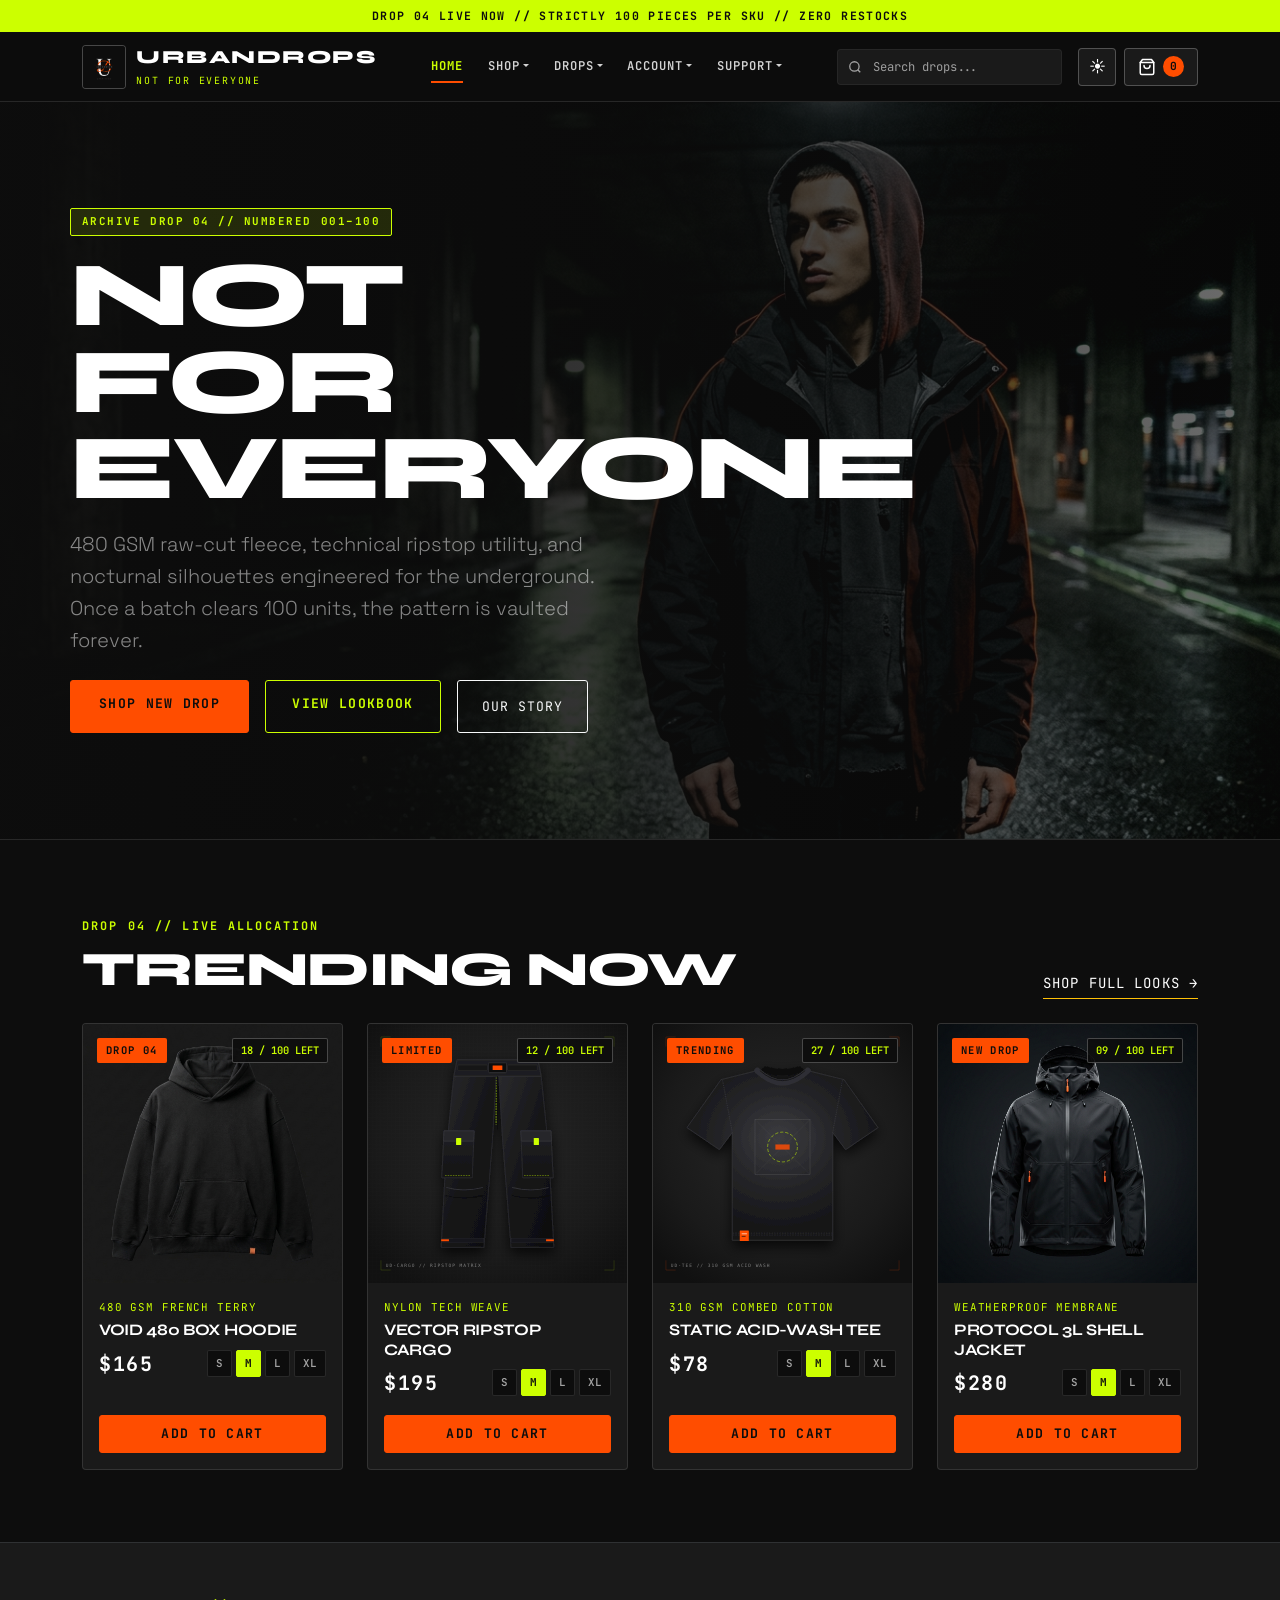
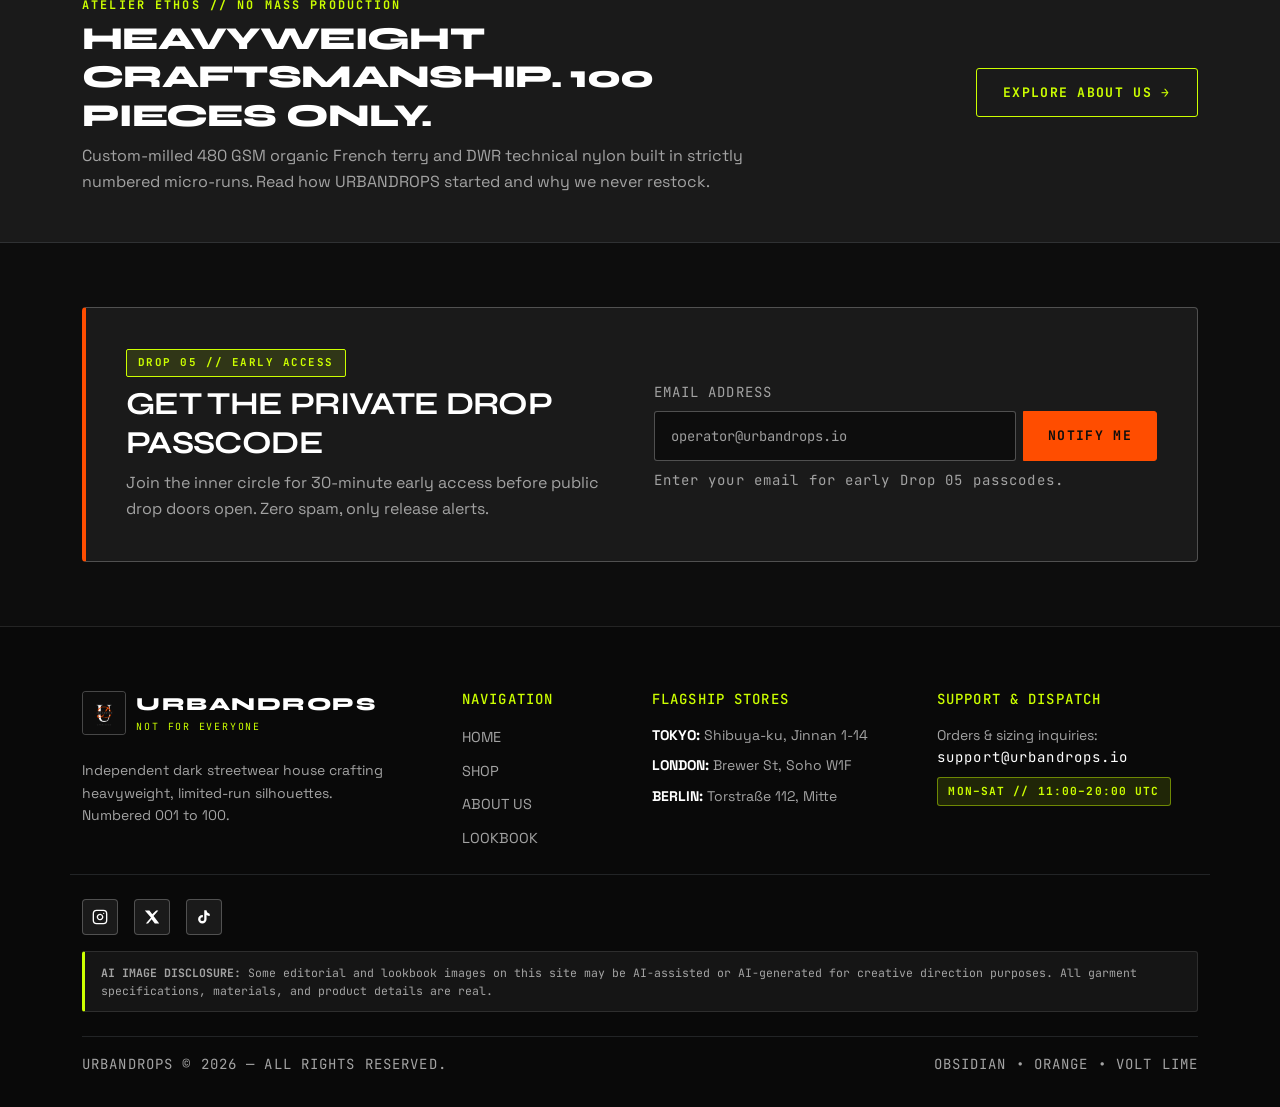
<file: index.html>
<!DOCTYPE html>
<html lang="en">
<head>
  <meta charset="UTF-8">
  <meta name="viewport" content="width=device-width, initial-scale=1.0">
  <title>URBANDROPS // NOT FOR EVERYONE</title>
  <link rel="preconnect" href="https://fonts.googleapis.com">
  <link rel="preconnect" href="https://fonts.gstatic.com" crossorigin>
  <link href="https://fonts.googleapis.com/css2?family=Inter:wght@400;500;600&family=JetBrains+Mono:wght@400;600;700&family=Space+Grotesk:wght@500;600;700&family=Syne:wght@700;800&display=swap" rel="stylesheet">
  <link href="https://cdn.jsdelivr.net/npm/bootstrap@5.3.3/dist/css/bootstrap.min.css" rel="stylesheet" integrity="sha384-QWTKZyjpPEjISv5WaRU9OFeRpok6YctnYmDr5pNlyT2bRjXh0JMhjY6hW+ALEwIH" crossorigin="anonymous">
  <link rel="stylesheet" href="css/style.css">
  <link rel="stylesheet" href="css/shared-chrome.css">
</head>
<body>

  <!-- Top Drop Ticker -->
  <div class="ud-ticker text-center">
    <div class="container">
      DROP 04 LIVE NOW // STRICTLY 100 PIECES PER SKU // ZERO RESTOCKS
    </div>
  </div>

  <!-- Shared Sticky Header & Navbar -->
  <header class="ud-header sticky-top">
    <nav class="navbar navbar-expand-lg ud-navbar" aria-label="Primary Navigation">
      <div class="container">
        <a class="ud-brand" href="index.html">
          <img src="images/Logo.png" alt="URBANDROPS Logo" class="ud-brand-logo" onerror="this.onerror=null;this.style.opacity='0.4'">
          <div>
            <span class="ud-brand-name">URBANDROPS</span>
            <span class="ud-brand-sub">NOT FOR EVERYONE</span>
          </div>
        </a>

        <div class="d-flex align-items-center gap-2 order-lg-3">
          <!-- Light / Dark Mode Toggle -->
          <button type="button" class="ud-theme-toggle" id="udThemeToggle" aria-label="Switch to light mode" title="Switch to Light Mode">
            <span class="ud-theme-icon" aria-hidden="true">☀️</span>
          </button>

          <!-- Cart Icon + Dynamic Badge -->
          <button type="button" class="ud-cart-btn" data-open-cart aria-label="Open shopping bag">
            <svg width="18" height="18" viewBox="0 0 24 24" fill="none" stroke="currentColor" stroke-width="2" stroke-linecap="round" stroke-linejoin="round" aria-hidden="true">
              <path d="M6 2L3 6v14a2 2 0 0 0 2 2h14a2 2 0 0 0 2-2V6l-3-4z"></path>
              <line x1="3" y1="6" x2="21" y2="6"></line>
              <path d="M16 10a4 4 0 0 1-8 0"></path>
            </svg>
            <span class="ud-cart-badge" id="cart-badge" data-cart-badge>0</span>
          </button>

          <!-- Mobile Hamburger Menu (☰) -->
          <button class="navbar-toggler ud-toggler" type="button" data-bs-toggle="collapse" data-bs-target="#udNavbarCollapse" aria-controls="udNavbarCollapse" aria-expanded="false" aria-label="Toggle navigation">
            <span class="ud-hamburger-icon" aria-hidden="true">☰</span>
          </button>
        </div>

        <div class="collapse navbar-collapse order-lg-2" id="udNavbarCollapse">
          <ul class="navbar-nav mx-auto mb-2 mb-lg-0 gap-lg-1">
            <li class="nav-item">
              <a class="nav-link ud-nav-link active" aria-current="page" href="index.html">HOME</a>
            </li>
            <li class="nav-item dropdown">
              <a class="nav-link ud-nav-link dropdown-toggle" href="#" role="button" data-bs-toggle="dropdown" aria-expanded="false">SHOP</a>
              <ul class="dropdown-menu dropdown-menu-dark ud-dropdown-menu">
                <li><a class="dropdown-item" href="pages/mens-catalog.html">Men's Catalog</a></li>
                <li><a class="dropdown-item" href="pages/womens-catalog.html">Women's Catalog</a></li>
                <li><a class="dropdown-item" href="pages/product-detail.html">Product Detail</a></li>
                <li><a class="dropdown-item" href="pages/size-guide.html">Size &amp; Fit Guide</a></li>
              </ul>
            </li>
            <li class="nav-item dropdown">
              <a class="nav-link ud-nav-link dropdown-toggle" href="#" role="button" data-bs-toggle="dropdown" aria-expanded="false">DROPS</a>
              <ul class="dropdown-menu dropdown-menu-dark ud-dropdown-menu">
                <li><a class="dropdown-item" href="pages/limited-drops.html">Limited Drops</a></li>
                <li><a class="dropdown-item" href="pages/lookbook.html">Drop 04 Lookbook</a></li>
                <li><a class="dropdown-item" href="pages/about.html">About Us</a></li>
              </ul>
            </li>
            <li class="nav-item dropdown">
              <a class="nav-link ud-nav-link dropdown-toggle" href="#" role="button" data-bs-toggle="dropdown" aria-expanded="false">ACCOUNT</a>
              <ul class="dropdown-menu dropdown-menu-dark ud-dropdown-menu">
                <li><a class="dropdown-item" href="pages/user-profile.html">Member Profile</a></li>
                <li><a class="dropdown-item" href="pages/wishlist.html">Saved Wishlist</a></li>
                <li><a class="dropdown-item" href="pages/cart-checkout.html">Cart &amp; Checkout</a></li>
                <li><a class="dropdown-item" href="pages/order-tracking.html">Order Tracking</a></li>
              </ul>
            </li>
            <li class="nav-item dropdown">
              <a class="nav-link ud-nav-link dropdown-toggle" href="#" role="button" data-bs-toggle="dropdown" aria-expanded="false">SUPPORT</a>
              <ul class="dropdown-menu dropdown-menu-dark ud-dropdown-menu">
                <li><a class="dropdown-item" href="pages/store-locator.html">Store Locator</a></li>
                <li><a class="dropdown-item" href="pages/faq.html">FAQ &amp; Policies</a></li>
                <li><a class="dropdown-item" href="pages/contact-support.html">Contact Support</a></li>
              </ul>
            </li>
          </ul>

          <!-- Search Input -->
          <form class="ud-search-wrap me-lg-3" id="navbarSearchForm" role="search">
            <span class="ud-search-icon" aria-hidden="true">
              <svg width="14" height="14" viewBox="0 0 24 24" fill="none" stroke="currentColor" stroke-width="2.2">
                <circle cx="11" cy="11" r="8"></circle>
                <line x1="21" y1="21" x2="16.65" y2="16.65"></line>
              </svg>
            </span>
            <input class="form-control ud-search-input" type="search" id="navbarSearchInput" placeholder="Search drops..." aria-label="Search drops" autocomplete="off">
            <div class="ud-search-results" id="navbarSearchResults"></div>
          </form>
        </div>
      </div>
    </nav>
  </header>

  <main>
    <!-- Hero Banner -->
    <section class="ud-hero" id="hero">
      <img src="./images/hero-drop.jpg" alt="URBANDROPS Drop 04 Heavyweight Streetwear Editorial" class="ud-hero-bg" onerror="this.onerror=null;this.style.display='none'">
      <div class="ud-hero-overlay"></div>
      <div class="container ud-hero-content">
        <div class="row">
          <div class="col-lg-8 col-xl-7">
            <span class="ud-tag-lime mb-3">ARCHIVE DROP 04 // NUMBERED 001–100</span>
            <h1 class="ud-hero-title mb-3">NOT FOR EVERYONE</h1>
            <p class="lead text-white-50 mb-4" style="max-width: 540px;">
              480 GSM raw-cut fleece, technical ripstop utility, and nocturnal silhouettes engineered for the underground. Once a batch clears 100 units, the pattern is vaulted forever.
            </p>
            <div class="d-flex flex-wrap gap-3">
              <a href="#trending-section" class="btn btn-ud-orange">SHOP NEW DROP</a>
              <a href="./pages/lookbook.html" class="btn btn-ud-outline-lime">VIEW LOOKBOOK</a>
              <a href="./pages/about.html" class="btn btn-outline-light font-mono-tech text-uppercase px-4 py-3" style="font-size: 0.82rem; border-radius: 3px;">OUR STORY</a>
            </div>
          </div>
        </div>
      </div>
    </section>

    <!-- Trending Products Grid (Rendered from JS Array) -->
    <section class="py-5 my-lg-4" id="trending-section">
      <div class="container">
        <div class="d-flex flex-column flex-md-row justify-content-between align-items-md-end mb-4 gap-3">
          <div>
            <span class="ud-section-eyebrow">DROP 04 // LIVE ALLOCATION</span>
            <h2 class="ud-section-title mb-0 mt-1">TRENDING NOW</h2>
          </div>
          <div class="d-flex align-items-center gap-3">
            <span id="trending-search-status" class="font-mono-tech small text-lime d-none"></span>
            <a href="./pages/lookbook.html" class="font-mono-tech small text-decoration-none text-white border-bottom border-warning pb-1">
              SHOP FULL LOOKS →
            </a>
          </div>
        </div>

        <!-- 4-Item Grid populated dynamically by js/main.js -->
        <div class="row row-cols-1 row-cols-sm-2 row-cols-lg-4 g-4" id="trending-products-grid"></div>
      </div>
    </section>

    <!-- Brand Spotlight Strip -->
    <section class="py-5 border-top border-bottom border-secondary border-opacity-25 bg-charcoal">
      <div class="container">
        <div class="row align-items-center g-4">
          <div class="col-lg-8">
            <span class="ud-section-eyebrow">ATELIER ETHOS // NO MASS PRODUCTION</span>
            <h2 class="ud-section-title fs-2 mt-1 mb-2">HEAVYWEIGHT CRAFTSMANSHIP. 100 PIECES ONLY.</h2>
            <p class="text-ud-muted mb-0">
              Custom-milled 480 GSM organic French terry and DWR technical nylon built in strictly numbered micro-runs. Read how URBANDROPS started and why we never restock.
            </p>
          </div>
          <div class="col-lg-4 text-lg-end">
            <a href="./pages/about.html" class="btn btn-ud-outline-lime">EXPLORE ABOUT US →</a>
          </div>
        </div>
      </div>
    </section>

    <!-- Email Newsletter Form with Live Validation -->
    <section class="py-5 my-lg-3" id="newsletter-section">
      <div class="container">
        <div class="ud-newsletter-box">
          <div class="row align-items-center g-4">
            <div class="col-lg-6">
              <span class="ud-tag-lime mb-2">DROP 05 // EARLY ACCESS</span>
              <h2 class="font-display fs-2 fw-bold text-uppercase mb-2">GET THE PRIVATE DROP PASSCODE</h2>
              <p class="text-ud-muted mb-0">
                Join the inner circle for 30-minute early access before public drop doors open. Zero spam, only release alerts.
              </p>
            </div>
            <div class="col-lg-6">
              <form id="newsletter-form" novalidate>
                <label for="newsletter-email" class="form-label font-mono-tech small text-ud-muted">EMAIL ADDRESS</label>
                <div class="input-group flex-column flex-sm-row gap-2">
                  <input
                    type="email"
                    class="form-control ud-input-dark"
                    id="newsletter-email"
                    placeholder="operator@urbandrops.io"
                    aria-describedby="newsletter-feedback"
                    required>
                  <button type="submit" class="btn btn-ud-orange px-4">NOTIFY ME</button>
                </div>
                <div id="newsletter-feedback" class="font-mono-tech small mt-2 text-ud-muted" aria-live="polite">
                  Enter your email for early Drop 05 passcodes.
                </div>
              </form>
            </div>
          </div>
        </div>
      </div>
    </section>
  </main>

  <!-- Shared Dark Footer -->
  <footer class="ud-footer" id="footer-support">
    <div class="container">
      <div class="row g-4 pb-4 border-bottom border-secondary border-opacity-25">
        <div class="col-lg-4">
          <a class="ud-brand mb-3" href="index.html">
            <img src="images/Logo.png" alt="URBANDROPS Logo" class="ud-brand-logo" onerror="this.onerror=null;this.style.opacity='0.4'">
            <div>
              <span class="ud-brand-name">URBANDROPS</span>
              <span class="ud-brand-sub">NOT FOR EVERYONE</span>
            </div>
          </a>
          <p class="text-ud-muted small mt-2" style="max-width: 320px;">
            Independent dark streetwear house crafting heavyweight, limited-run silhouettes. Numbered 001 to 100.
          </p>
        </div>

        <div class="col-6 col-lg-2">
          <h3 class="font-mono-tech small text-lime text-uppercase mb-3">NAVIGATION</h3>
          <ul class="list-unstyled d-grid gap-2 mb-0">
            <li><a href="index.html" class="ud-footer-link">HOME</a></li>
            <li><a href="#trending-section" class="ud-footer-link">SHOP</a></li>
            <li><a href="pages/about.html" class="ud-footer-link">ABOUT US</a></li>
            <li><a href="pages/lookbook.html" class="ud-footer-link">LOOKBOOK</a></li>
          </ul>
        </div>

        <div class="col-6 col-lg-3">
          <h3 class="font-mono-tech small text-lime text-uppercase mb-3">FLAGSHIP STORES</h3>
          <ul class="list-unstyled d-grid gap-2 mb-0 small text-ud-muted">
            <li><strong class="text-white">TOKYO:</strong> Shibuya-ku, Jinnan 1-14</li>
            <li><strong class="text-white">LONDON:</strong> Brewer St, Soho W1F</li>
            <li><strong class="text-white">BERLIN:</strong> Torstraße 112, Mitte</li>
          </ul>
        </div>

        <div class="col-lg-3">
          <h3 class="font-mono-tech small text-lime text-uppercase mb-3">SUPPORT &amp; DISPATCH</h3>
          <p class="text-ud-muted small mb-2">Orders &amp; sizing inquiries:<br><span class="text-white font-mono-tech">support@urbandrops.io</span></p>
          <span class="ud-tag-lime">MON–SAT // 11:00–20:00 UTC</span>
        </div>
      </div>

      <!-- Footer Social Links & AI Disclosure -->
      <div class="d-flex flex-wrap gap-3 mb-3 mt-4">
        <a href="#" class="ud-social-link" aria-label="URBANDROPS on Instagram">
          <svg width="16" height="16" fill="currentColor" viewBox="0 0 24 24" aria-hidden="true"><rect x="2" y="2" width="20" height="20" rx="5" ry="5" fill="none" stroke="currentColor" stroke-width="2"/><path d="M16 11.37A4 4 0 1 1 12.63 8 4 4 0 0 1 16 11.37z" fill="none" stroke="currentColor" stroke-width="2"/><line x1="17.5" y1="6.5" x2="17.51" y2="6.5" stroke="currentColor" stroke-width="2" stroke-linecap="round"/></svg>
        </a>
        <a href="#" class="ud-social-link" aria-label="URBANDROPS on X / Twitter">
          <svg width="16" height="16" fill="currentColor" viewBox="0 0 24 24" aria-hidden="true"><path d="M18.244 2.25h3.308l-7.227 8.26 8.502 11.24H16.17l-4.714-6.231-5.401 6.231H2.744l7.733-8.835L1.254 2.25H8.08l4.253 5.622L18.244 2.25z"/></svg>
        </a>
        <a href="#" class="ud-social-link" aria-label="URBANDROPS on TikTok">
          <svg width="16" height="16" fill="currentColor" viewBox="0 0 24 24" aria-hidden="true"><path d="M19.59 6.69a4.83 4.83 0 0 1-3.77-4.25V2h-3.45v13.67a2.89 2.89 0 0 1-2.88 2.5 2.89 2.89 0 0 1-2.89-2.89 2.89 2.89 0 0 1 2.89-2.89c.28 0 .54.04.79.1V9.01a6.33 6.33 0 0 0-.79-.05 6.34 6.34 0 0 0-6.34 6.34 6.34 6.34 0 0 0 6.34 6.34 6.34 6.34 0 0 0 6.33-6.34V9.03a8.16 8.16 0 0 0 4.77 1.52V7.1a4.85 4.85 0 0 1-1-.41z"/></svg>
        </a>
      </div>
      <div class="ud-ai-disclosure mb-4">
        <strong>AI IMAGE DISCLOSURE:</strong> Some editorial and lookbook images on this site may be AI-assisted or AI-generated for creative direction purposes. All garment specifications, materials, and product details are real.
      </div>

      <div class="d-flex flex-column flex-sm-row justify-content-between align-items-center pt-3 border-top border-secondary border-opacity-25 gap-2">
        <p class="font-mono-tech small text-ud-muted mb-0">URBANDROPS © 2026 — ALL RIGHTS RESERVED.</p>
        <p class="font-mono-tech small text-ud-muted mb-0">OBSIDIAN • ORANGE • VOLT LIME</p>
      </div>
    </div>
  </footer>

  <script src="https://cdn.jsdelivr.net/npm/bootstrap@5.3.3/dist/js/bootstrap.bundle.min.js" integrity="sha384-YvpcrYf0tY3lHB60NNkmXc5s9fDVZLESaAA55NDzOxhy9GkcIdslK1eN7N6jIeHz" crossorigin="anonymous"></script>
  <script src="js/main.js"></script>
  <script src="js/shared-chrome.js"></script>
</body>
</html>
</file>
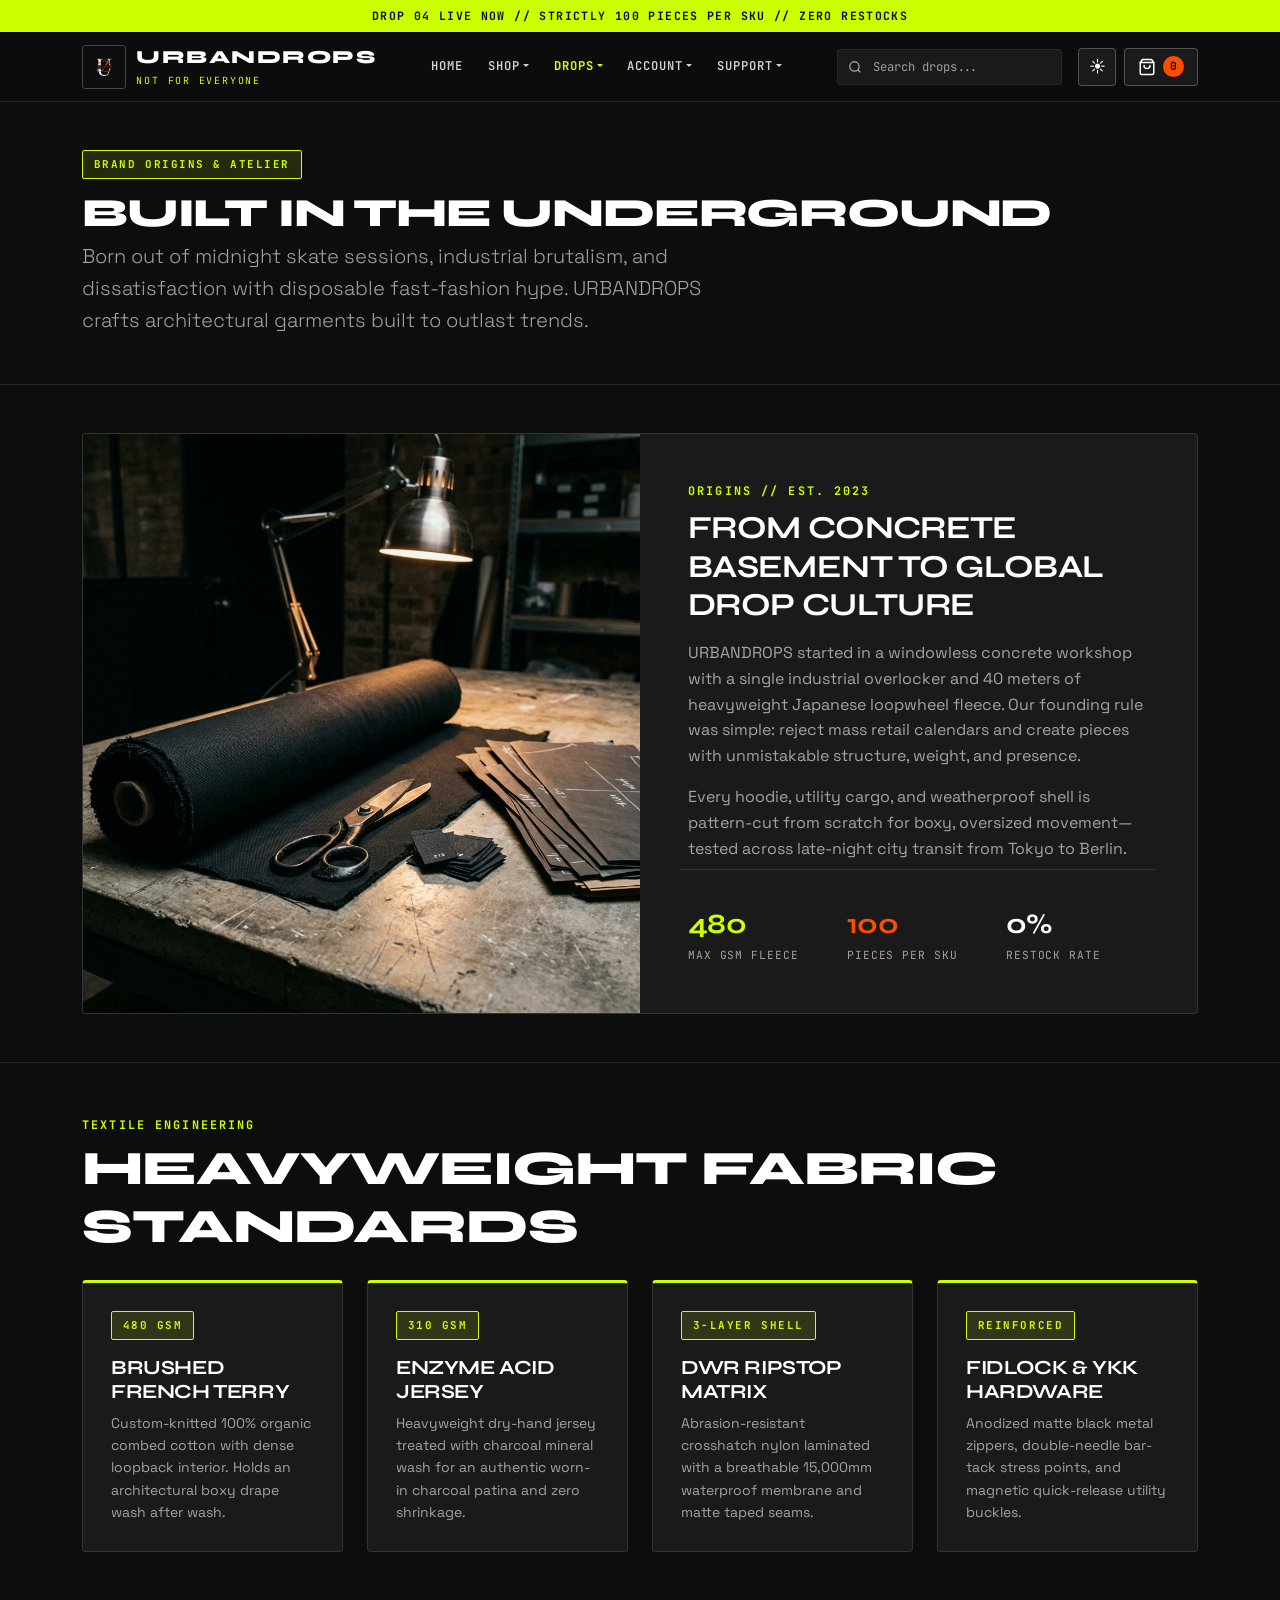
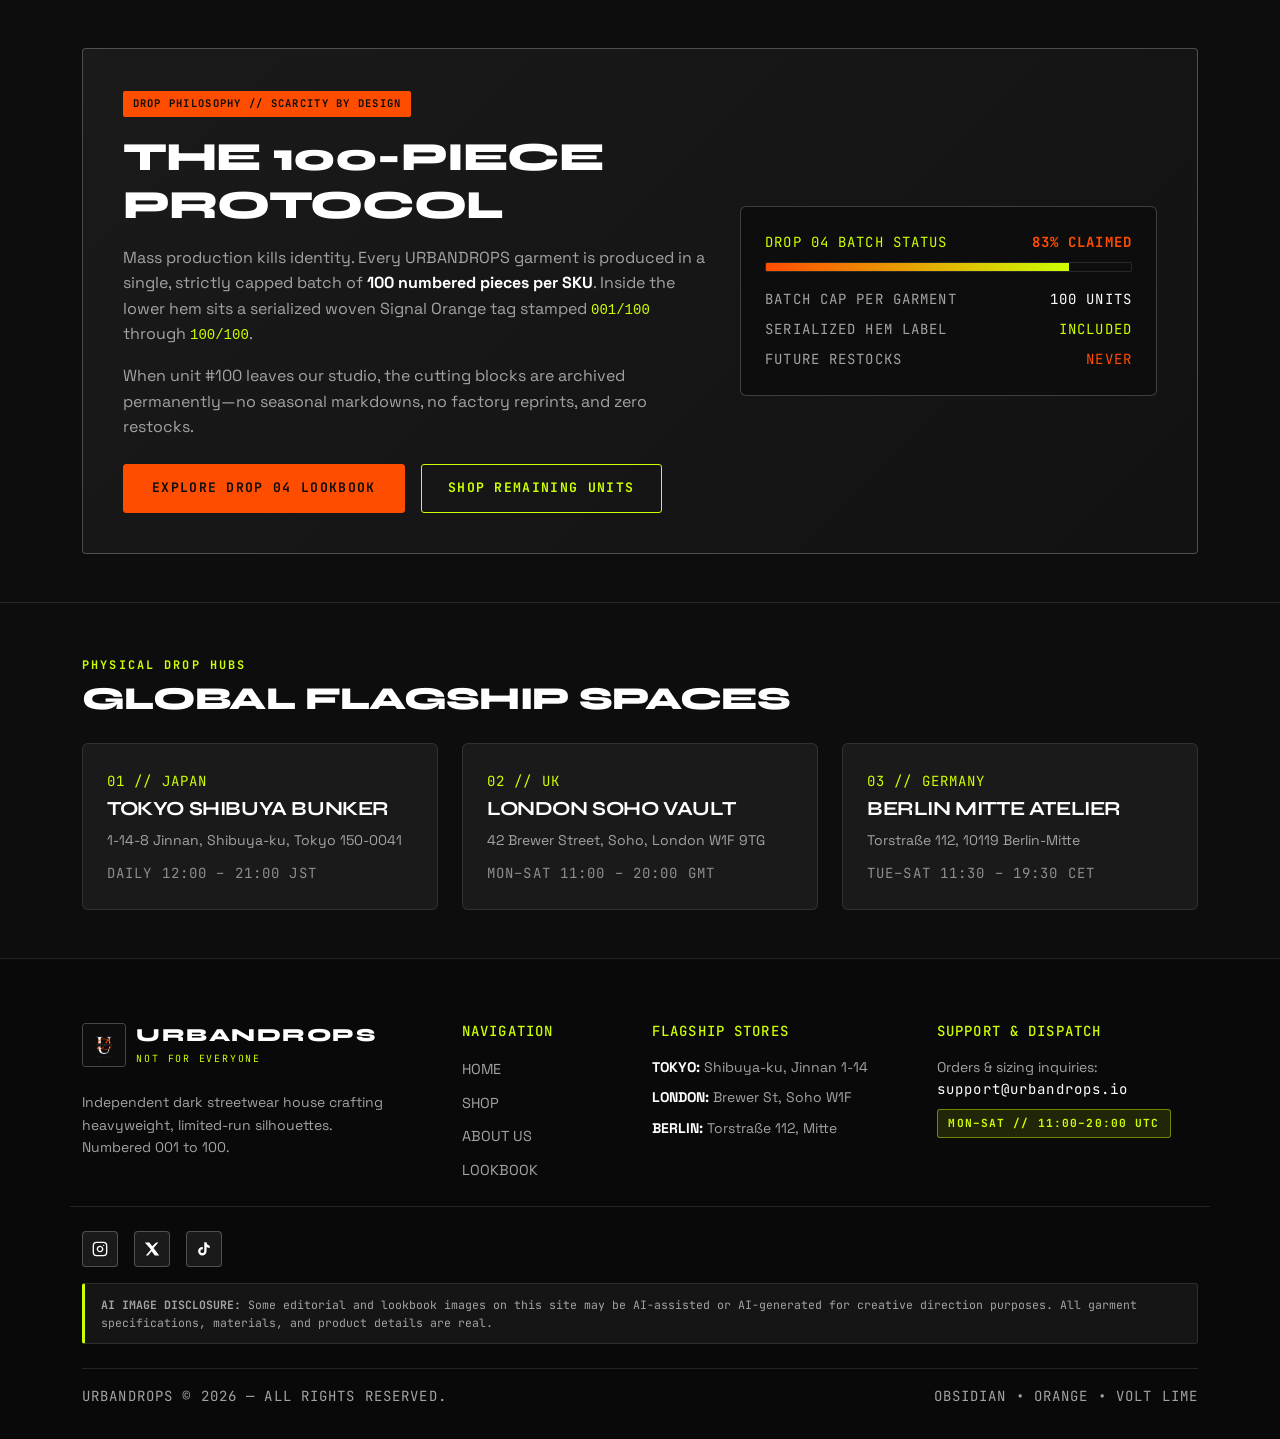
<file: pages/about.html>
<!DOCTYPE html>
<html lang="en">
<head>
  <meta charset="UTF-8">
  <meta name="viewport" content="width=device-width, initial-scale=1.0">
  <title>ABOUT US // URBANDROPS — NOT FOR EVERYONE</title>
  <link rel="preconnect" href="https://fonts.googleapis.com">
  <link rel="preconnect" href="https://fonts.gstatic.com" crossorigin>
  <link href="https://fonts.googleapis.com/css2?family=Inter:wght@400;500;600&family=JetBrains+Mono:wght@400;600;700&family=Space+Grotesk:wght@500;600;700&family=Syne:wght@700;800&display=swap" rel="stylesheet">
  <link href="https://cdn.jsdelivr.net/npm/bootstrap@5.3.3/dist/css/bootstrap.min.css" rel="stylesheet" integrity="sha384-QWTKZyjpPEjISv5WaRU9OFeRpok6YctnYmDr5pNlyT2bRjXh0JMhjY6hW+ALEwIH" crossorigin="anonymous">
  <link rel="stylesheet" href="../css/style.css">
  <link rel="stylesheet" href="../css/shared-chrome.css">
</head>
<body>

    <!-- Top Drop Ticker -->
  <div class="ud-ticker text-center">
    <div class="container">
      DROP 04 LIVE NOW // STRICTLY 100 PIECES PER SKU // ZERO RESTOCKS
    </div>
  </div>

  <!-- Shared Sticky Header & Navbar -->
  <header class="ud-header sticky-top">
    <nav class="navbar navbar-expand-lg ud-navbar" aria-label="Primary Navigation">
      <div class="container">
        <a class="ud-brand" href="../index.html">
          <img src="../images/Logo.png" alt="URBANDROPS Logo" class="ud-brand-logo" onerror="this.onerror=null;this.style.opacity='0.4'">
          <div>
            <span class="ud-brand-name">URBANDROPS</span>
            <span class="ud-brand-sub">NOT FOR EVERYONE</span>
          </div>
        </a>

        <div class="d-flex align-items-center gap-2 order-lg-3">
          <!-- Light / Dark Mode Toggle -->
          <button type="button" class="ud-theme-toggle" id="udThemeToggle" aria-label="Switch to light mode" title="Switch to Light Mode">
            <span class="ud-theme-icon" aria-hidden="true">☀️</span>
          </button>

          <!-- Cart Icon + Dynamic Badge -->
          <button type="button" class="ud-cart-btn" data-open-cart aria-label="Open shopping bag">
            <svg width="18" height="18" viewBox="0 0 24 24" fill="none" stroke="currentColor" stroke-width="2" stroke-linecap="round" stroke-linejoin="round" aria-hidden="true">
              <path d="M6 2L3 6v14a2 2 0 0 0 2 2h14a2 2 0 0 0 2-2V6l-3-4z"></path>
              <line x1="3" y1="6" x2="21" y2="6"></line>
              <path d="M16 10a4 4 0 0 1-8 0"></path>
            </svg>
            <span class="ud-cart-badge" id="cart-badge" data-cart-badge>0</span>
          </button>

          <!-- Mobile Hamburger Menu (☰) -->
          <button class="navbar-toggler ud-toggler" type="button" data-bs-toggle="collapse" data-bs-target="#udNavbarCollapse" aria-controls="udNavbarCollapse" aria-expanded="false" aria-label="Toggle navigation">
            <span class="ud-hamburger-icon" aria-hidden="true">☰</span>
          </button>
        </div>

        <div class="collapse navbar-collapse order-lg-2" id="udNavbarCollapse">
          <ul class="navbar-nav mx-auto mb-2 mb-lg-0 gap-lg-1">
            <li class="nav-item">
              <a class="nav-link ud-nav-link" href="../index.html">HOME</a>
            </li>
            <li class="nav-item dropdown">
              <a class="nav-link ud-nav-link dropdown-toggle" href="#" role="button" data-bs-toggle="dropdown" aria-expanded="false">SHOP</a>
              <ul class="dropdown-menu dropdown-menu-dark ud-dropdown-menu">
                <li><a class="dropdown-item" href="mens-catalog.html">Men's Catalog</a></li>
                <li><a class="dropdown-item" href="womens-catalog.html">Women's Catalog</a></li>
                <li><a class="dropdown-item" href="product-detail.html">Product Detail</a></li>
                <li><a class="dropdown-item" href="size-guide.html">Size &amp; Fit Guide</a></li>
              </ul>
            </li>
            <li class="nav-item dropdown">
              <a class="nav-link ud-nav-link dropdown-toggle" href="#" role="button" data-bs-toggle="dropdown" aria-expanded="false">DROPS</a>
              <ul class="dropdown-menu dropdown-menu-dark ud-dropdown-menu">
                <li><a class="dropdown-item" href="limited-drops.html">Limited Drops</a></li>
                <li><a class="dropdown-item" href="lookbook.html">Drop 04 Lookbook</a></li>
                <li><a class="dropdown-item" href="about.html">About Us</a></li>
              </ul>
            </li>
            <li class="nav-item dropdown">
              <a class="nav-link ud-nav-link dropdown-toggle" href="#" role="button" data-bs-toggle="dropdown" aria-expanded="false">ACCOUNT</a>
              <ul class="dropdown-menu dropdown-menu-dark ud-dropdown-menu">
                <li><a class="dropdown-item" href="user-profile.html">Member Profile</a></li>
                <li><a class="dropdown-item" href="wishlist.html">Saved Wishlist</a></li>
                <li><a class="dropdown-item" href="cart-checkout.html">Cart &amp; Checkout</a></li>
                <li><a class="dropdown-item" href="order-tracking.html">Order Tracking</a></li>
              </ul>
            </li>
            <li class="nav-item dropdown">
              <a class="nav-link ud-nav-link dropdown-toggle" href="#" role="button" data-bs-toggle="dropdown" aria-expanded="false">SUPPORT</a>
              <ul class="dropdown-menu dropdown-menu-dark ud-dropdown-menu">
                <li><a class="dropdown-item" href="store-locator.html">Store Locator</a></li>
                <li><a class="dropdown-item" href="faq.html">FAQ &amp; Policies</a></li>
                <li><a class="dropdown-item" href="contact-support.html">Contact Support</a></li>
              </ul>
            </li>
          </ul>

          <!-- Search Input -->
          <form class="ud-search-wrap me-lg-3" id="navbarSearchForm" role="search">
            <span class="ud-search-icon" aria-hidden="true">
              <svg width="14" height="14" viewBox="0 0 24 24" fill="none" stroke="currentColor" stroke-width="2.2">
                <circle cx="11" cy="11" r="8"></circle>
                <line x1="21" y1="21" x2="16.65" y2="16.65"></line>
              </svg>
            </span>
            <input class="form-control ud-search-input" type="search" id="navbarSearchInput" placeholder="Search drops..." aria-label="Search drops" autocomplete="off">
            <div class="ud-search-results" id="navbarSearchResults"></div>
          </form>
        </div>
      </div>
    </nav>
  </header>

  <main>
    <!-- Page Header -->
    <section class="py-5 border-bottom border-secondary border-opacity-25">
      <div class="container">
        <span class="ud-tag-lime mb-3">BRAND ORIGINS &amp; ATELIER</span>
        <h1 class="ud-hero-title fs-1 mb-2" style="font-size: clamp(2.3rem, 5vw, 4rem);">BUILT IN THE UNDERGROUND</h1>
        <p class="lead text-ud-muted mb-0" style="max-width: 680px;">
          Born out of midnight skate sessions, industrial brutalism, and dissatisfaction with disposable fast-fashion hype. URBANDROPS crafts architectural garments built to outlast trends.
        </p>
      </div>
    </section>

    <!-- Split-Panel Brand Origins Layout -->
    <section class="py-5" id="brand-origins">
      <div class="container">
        <div class="ud-split-panel">
          <div class="row g-0 align-items-stretch">
            <div class="col-lg-6">
              <div class="ud-split-media">
                <img src="../images/about-studio.jpg" alt="URBANDROPS Underground Design Studio and Heavyweight Fabrics" onerror="this.onerror=null;this.style.background='#1A1A1A'">
              </div>
            </div>
            <div class="col-lg-6 p-4 p-md-5 d-flex flex-column justify-content-center">
              <span class="ud-section-eyebrow mb-2">ORIGINS // EST. 2023</span>
              <h2 class="font-display fs-2 fw-bold text-uppercase mb-3">FROM CONCRETE BASEMENT TO GLOBAL DROP CULTURE</h2>
              <p class="text-ud-muted mb-3">
                URBANDROPS started in a windowless concrete workshop with a single industrial overlocker and 40 meters of heavyweight Japanese loopwheel fleece. Our founding rule was simple: reject mass retail calendars and create pieces with unmistakable structure, weight, and presence.
              </p>
              <p class="text-ud-muted mb-4">
                Every hoodie, utility cargo, and weatherproof shell is pattern-cut from scratch for boxy, oversized movement—tested across late-night city transit from Tokyo to Berlin.
              </p>

              <div class="row g-3 pt-3 border-top border-secondary border-opacity-25">
                <div class="col-4">
                  <div class="font-display fs-3 fw-bold text-lime">480</div>
                  <div class="font-mono-tech text-ud-muted" style="font-size:0.7rem;">MAX GSM FLEECE</div>
                </div>
                <div class="col-4">
                  <div class="font-display fs-3 fw-bold text-orange">100</div>
                  <div class="font-mono-tech text-ud-muted" style="font-size:0.7rem;">PIECES PER SKU</div>
                </div>
                <div class="col-4">
                  <div class="font-display fs-3 fw-bold text-white">0%</div>
                  <div class="font-mono-tech text-ud-muted" style="font-size:0.7rem;">RESTOCK RATE</div>
                </div>
              </div>
            </div>
          </div>
        </div>
      </div>
    </section>

    <!-- Heavyweight Fabric Quality Cards -->
    <section class="py-5 border-top border-secondary border-opacity-25">
      <div class="container">
        <div class="mb-4">
          <span class="ud-section-eyebrow">TEXTILE ENGINEERING</span>
          <h2 class="ud-section-title mt-1 mb-0">HEAVYWEIGHT FABRIC STANDARDS</h2>
        </div>

        <div class="row row-cols-1 row-cols-md-2 row-cols-lg-4 g-4">
          <div class="col">
            <article class="ud-fabric-card">
              <span class="ud-tag-lime mb-3">480 GSM</span>
              <h3 class="font-display fs-5 fw-bold text-uppercase mb-2">BRUSHED FRENCH TERRY</h3>
              <p class="text-ud-muted small mb-0">
                Custom-knitted 100% organic combed cotton with dense loopback interior. Holds an architectural boxy drape wash after wash.
              </p>
            </article>
          </div>

          <div class="col">
            <article class="ud-fabric-card">
              <span class="ud-tag-lime mb-3">310 GSM</span>
              <h3 class="font-display fs-5 fw-bold text-uppercase mb-2">ENZYME ACID JERSEY</h3>
              <p class="text-ud-muted small mb-0">
                Heavyweight dry-hand jersey treated with charcoal mineral wash for an authentic worn-in charcoal patina and zero shrinkage.
              </p>
            </article>
          </div>

          <div class="col">
            <article class="ud-fabric-card">
              <span class="ud-tag-lime mb-3">3-LAYER SHELL</span>
              <h3 class="font-display fs-5 fw-bold text-uppercase mb-2">DWR RIPSTOP MATRIX</h3>
              <p class="text-ud-muted small mb-0">
                Abrasion-resistant crosshatch nylon laminated with a breathable 15,000mm waterproof membrane and matte taped seams.
              </p>
            </article>
          </div>

          <div class="col">
            <article class="ud-fabric-card">
              <span class="ud-tag-lime mb-3">REINFORCED</span>
              <h3 class="font-display fs-5 fw-bold text-uppercase mb-2">FIDLOCK &amp; YKK HARDWARE</h3>
              <p class="text-ud-muted small mb-0">
                Anodized matte black metal zippers, double-needle bar-tack stress points, and magnetic quick-release utility buckles.
              </p>
            </article>
          </div>
        </div>
      </div>
    </section>

    <!-- Limited 100-Piece Drop Philosophy -->
    <section class="py-5" id="drop-philosophy">
      <div class="container">
        <div class="ud-drop-counter-box">
          <div class="row align-items-center g-4">
            <div class="col-lg-7">
              <span class="ud-tag-orange mb-3">DROP PHILOSOPHY // SCARCITY BY DESIGN</span>
              <h2 class="ud-section-title fs-1 mb-3">THE 100-PIECE PROTOCOL</h2>
              <p class="text-ud-muted mb-3">
                Mass production kills identity. Every URBANDROPS garment is produced in a single, strictly capped batch of <strong class="text-white">100 numbered pieces per SKU</strong>. Inside the lower hem sits a serialized woven Signal Orange tag stamped <code class="text-lime">001/100</code> through <code class="text-lime">100/100</code>.
              </p>
              <p class="text-ud-muted mb-4">
                When unit #100 leaves our studio, the cutting blocks are archived permanently—no seasonal markdowns, no factory reprints, and zero restocks.
              </p>
              <div class="d-flex flex-wrap gap-3">
                <a href="lookbook.html" class="btn btn-ud-orange">EXPLORE DROP 04 LOOKBOOK</a>
                <a href="../index.html#trending-section" class="btn btn-ud-outline-lime">SHOP REMAINING UNITS</a>
              </div>
            </div>

            <div class="col-lg-5">
              <div class="bg-obsidian border border-secondary border-opacity-50 rounded p-4">
                <div class="d-flex justify-content-between align-items-center mb-2">
                  <span class="font-mono-tech small text-lime">DROP 04 BATCH STATUS</span>
                  <span class="font-mono-tech small text-orange fw-bold">83% CLAIMED</span>
                </div>
                <div class="ud-progress-dark mb-3">
                  <div class="ud-progress-fill" style="width: 83%;"></div>
                </div>
                <ul class="list-unstyled font-mono-tech small d-grid gap-2 mb-0 text-ud-muted">
                  <li class="d-flex justify-content-between">
                    <span>BATCH CAP PER GARMENT</span>
                    <span class="text-white">100 UNITS</span>
                  </li>
                  <li class="d-flex justify-content-between">
                    <span>SERIALIZED HEM LABEL</span>
                    <span class="text-lime">INCLUDED</span>
                  </li>
                  <li class="d-flex justify-content-between">
                    <span>FUTURE RESTOCKS</span>
                    <span class="text-orange">NEVER</span>
                  </li>
                </ul>
              </div>
            </div>
          </div>
        </div>
      </div>
    </section>

    <!-- Flagship Stores / Drop Hubs -->
    <section class="py-5 border-top border-secondary border-opacity-25" id="stores">
      <div class="container">
        <div class="mb-4">
          <span class="ud-section-eyebrow">PHYSICAL DROP HUBS</span>
          <h2 class="ud-section-title fs-2 mt-1 mb-0">GLOBAL FLAGSHIP SPACES</h2>
        </div>
        <div class="row g-4">
          <div class="col-md-4">
            <div class="bg-charcoal border border-secondary border-opacity-25 rounded p-4 h-100">
              <span class="font-mono-tech text-lime small">01 // JAPAN</span>
              <h3 class="font-display fs-5 fw-bold mt-1">TOKYO SHIBUYA BUNKER</h3>
              <p class="text-ud-muted small mb-2">1-14-8 Jinnan, Shibuya-ku, Tokyo 150-0041</p>
              <span class="font-mono-tech small text-white-50">DAILY 12:00 – 21:00 JST</span>
            </div>
          </div>
          <div class="col-md-4">
            <div class="bg-charcoal border border-secondary border-opacity-25 rounded p-4 h-100">
              <span class="font-mono-tech text-lime small">02 // UK</span>
              <h3 class="font-display fs-5 fw-bold mt-1">LONDON SOHO VAULT</h3>
              <p class="text-ud-muted small mb-2">42 Brewer Street, Soho, London W1F 9TG</p>
              <span class="font-mono-tech small text-white-50">MON–SAT 11:00 – 20:00 GMT</span>
            </div>
          </div>
          <div class="col-md-4">
            <div class="bg-charcoal border border-secondary border-opacity-25 rounded p-4 h-100">
              <span class="font-mono-tech text-lime small">03 // GERMANY</span>
              <h3 class="font-display fs-5 fw-bold mt-1">BERLIN MITTE ATELIER</h3>
              <p class="text-ud-muted small mb-2">Torstraße 112, 10119 Berlin-Mitte</p>
              <span class="font-mono-tech small text-white-50">TUE–SAT 11:30 – 19:30 CET</span>
            </div>
          </div>
        </div>
      </div>
    </section>
  </main>

    <!-- Shared Dark Footer -->
  <footer class="ud-footer" id="footer-support">
    <div class="container">
      <div class="row g-4 pb-4 border-bottom border-secondary border-opacity-25">
        <div class="col-lg-4">
          <a class="ud-brand mb-3" href="../index.html">
            <img src="../images/Logo.png" alt="URBANDROPS Logo" class="ud-brand-logo" onerror="this.onerror=null;this.style.opacity='0.4'">
            <div>
              <span class="ud-brand-name">URBANDROPS</span>
              <span class="ud-brand-sub">NOT FOR EVERYONE</span>
            </div>
          </a>
          <p class="text-ud-muted small mt-2" style="max-width: 320px;">
            Independent dark streetwear house crafting heavyweight, limited-run silhouettes. Numbered 001 to 100.
          </p>
        </div>

        <div class="col-6 col-lg-2">
          <h3 class="font-mono-tech small text-lime text-uppercase mb-3">NAVIGATION</h3>
          <ul class="list-unstyled d-grid gap-2 mb-0">
            <li><a href="../index.html" class="ud-footer-link">HOME</a></li>
            <li><a href="../index.html#trending-section" class="ud-footer-link">SHOP</a></li>
            <li><a href="about.html" class="ud-footer-link">ABOUT US</a></li>
            <li><a href="lookbook.html" class="ud-footer-link">LOOKBOOK</a></li>
          </ul>
        </div>

        <div class="col-6 col-lg-3">
          <h3 class="font-mono-tech small text-lime text-uppercase mb-3">FLAGSHIP STORES</h3>
          <ul class="list-unstyled d-grid gap-2 mb-0 small text-ud-muted">
            <li><strong class="text-white">TOKYO:</strong> Shibuya-ku, Jinnan 1-14</li>
            <li><strong class="text-white">LONDON:</strong> Brewer St, Soho W1F</li>
            <li><strong class="text-white">BERLIN:</strong> Torstraße 112, Mitte</li>
          </ul>
        </div>

        <div class="col-lg-3">
          <h3 class="font-mono-tech small text-lime text-uppercase mb-3">SUPPORT &amp; DISPATCH</h3>
          <p class="text-ud-muted small mb-2">Orders &amp; sizing inquiries:<br><span class="text-white font-mono-tech">support@urbandrops.io</span></p>
          <span class="ud-tag-lime">MON–SAT // 11:00–20:00 UTC</span>
        </div>
      </div>

      <!-- Footer Social Links & AI Disclosure -->
      <div class="d-flex flex-wrap gap-3 mb-3 mt-4">
        <a href="#" class="ud-social-link" aria-label="URBANDROPS on Instagram">
          <svg width="16" height="16" fill="currentColor" viewBox="0 0 24 24" aria-hidden="true"><rect x="2" y="2" width="20" height="20" rx="5" ry="5" fill="none" stroke="currentColor" stroke-width="2"/><path d="M16 11.37A4 4 0 1 1 12.63 8 4 4 0 0 1 16 11.37z" fill="none" stroke="currentColor" stroke-width="2"/><line x1="17.5" y1="6.5" x2="17.51" y2="6.5" stroke="currentColor" stroke-width="2" stroke-linecap="round"/></svg>
        </a>
        <a href="#" class="ud-social-link" aria-label="URBANDROPS on X / Twitter">
          <svg width="16" height="16" fill="currentColor" viewBox="0 0 24 24" aria-hidden="true"><path d="M18.244 2.25h3.308l-7.227 8.26 8.502 11.24H16.17l-4.714-6.231-5.401 6.231H2.744l7.733-8.835L1.254 2.25H8.08l4.253 5.622L18.244 2.25z"/></svg>
        </a>
        <a href="#" class="ud-social-link" aria-label="URBANDROPS on TikTok">
          <svg width="16" height="16" fill="currentColor" viewBox="0 0 24 24" aria-hidden="true"><path d="M19.59 6.69a4.83 4.83 0 0 1-3.77-4.25V2h-3.45v13.67a2.89 2.89 0 0 1-2.88 2.5 2.89 2.89 0 0 1-2.89-2.89 2.89 2.89 0 0 1 2.89-2.89c.28 0 .54.04.79.1V9.01a6.33 6.33 0 0 0-.79-.05 6.34 6.34 0 0 0-6.34 6.34 6.34 6.34 0 0 0 6.34 6.34 6.34 6.34 0 0 0 6.33-6.34V9.03a8.16 8.16 0 0 0 4.77 1.52V7.1a4.85 4.85 0 0 1-1-.41z"/></svg>
        </a>
      </div>
      <div class="ud-ai-disclosure mb-4">
        <strong>AI IMAGE DISCLOSURE:</strong> Some editorial and lookbook images on this site may be AI-assisted or AI-generated for creative direction purposes. All garment specifications, materials, and product details are real.
      </div>

      <div class="d-flex flex-column flex-sm-row justify-content-between align-items-center pt-3 border-top border-secondary border-opacity-25 gap-2">
        <p class="font-mono-tech small text-ud-muted mb-0">URBANDROPS © 2026 — ALL RIGHTS RESERVED.</p>
        <p class="font-mono-tech small text-ud-muted mb-0">OBSIDIAN • ORANGE • VOLT LIME</p>
      </div>
    </div>
  </footer>

  <script src="https://cdn.jsdelivr.net/npm/bootstrap@5.3.3/dist/js/bootstrap.bundle.min.js" integrity="sha384-YvpcrYf0tY3lHB60NNkmXc5s9fDVZLESaAA55NDzOxhy9GkcIdslK1eN7N6jIeHz" crossorigin="anonymous"></script>
  <script src="../js/main.js"></script>
  <script src="../js/shared-chrome.js"></script>
</body>
</html>
</file>
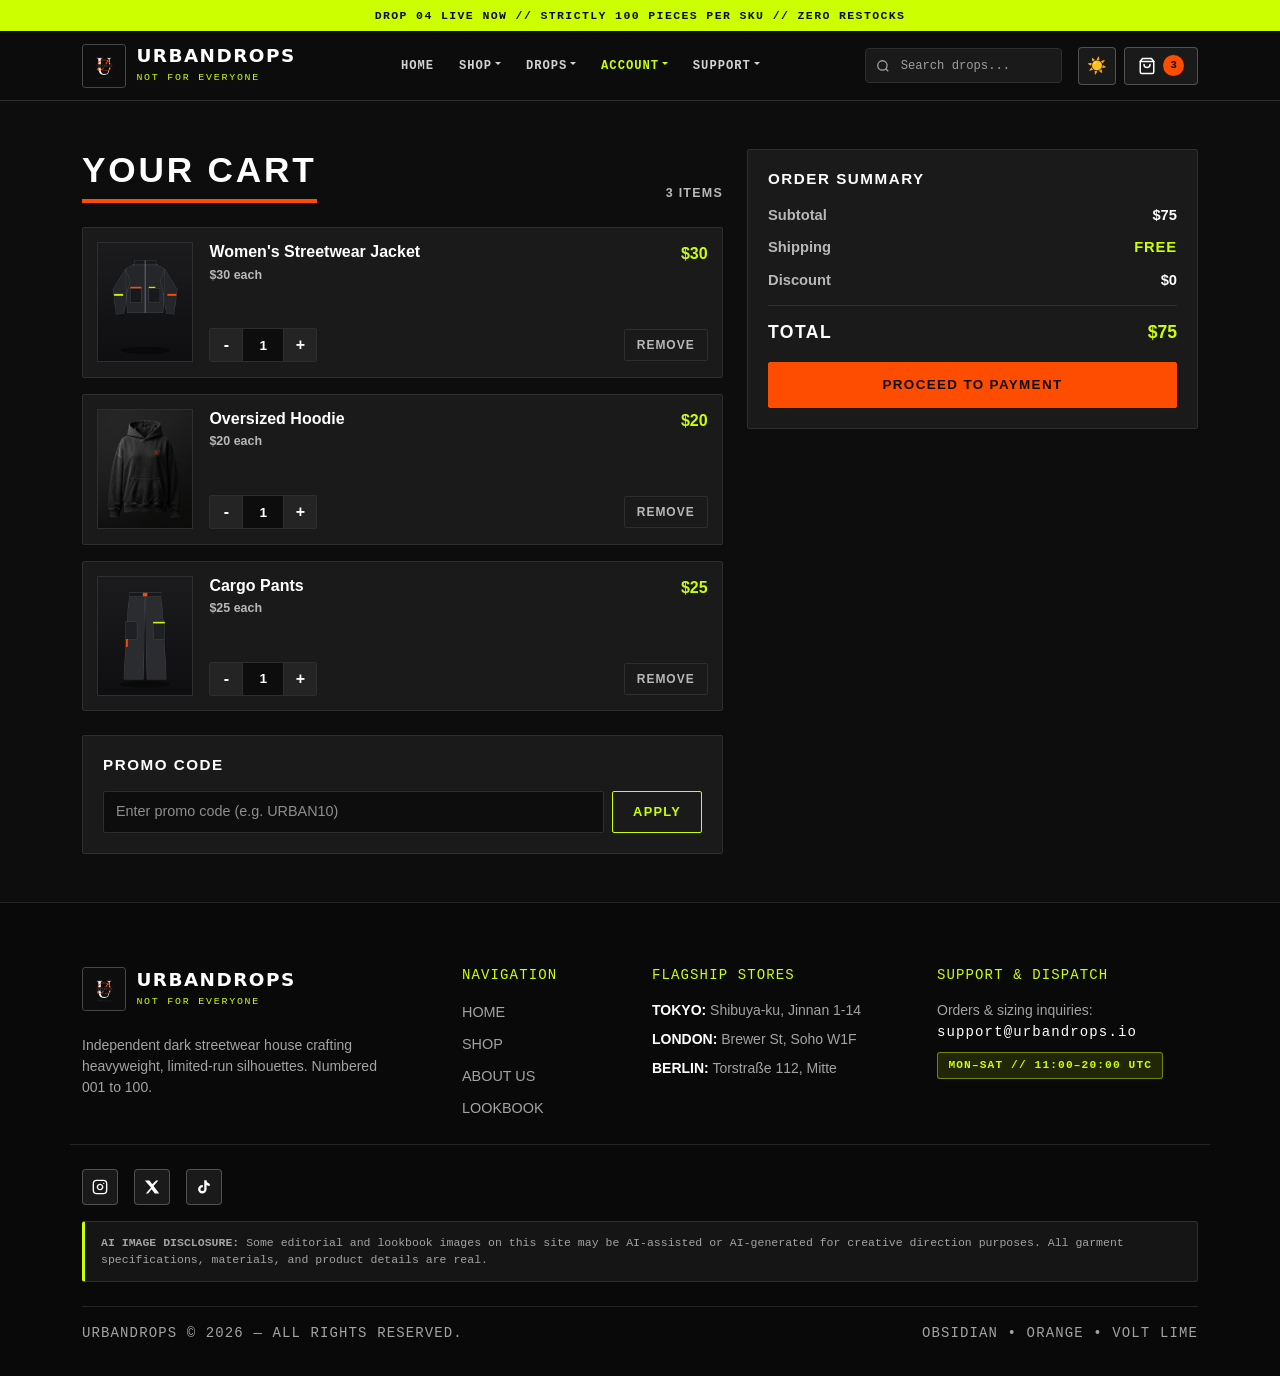
<file: pages/cart-checkout.html>
<!DOCTYPE html>
<html lang="en">
<head>
  <meta charset="UTF-8" />
  <meta name="viewport" content="width=device-width, initial-scale=1.0" />
  <meta
    name="description"
    content="Review your URBANDROPS shopping cart, apply a promo code, and enter your shipping details for checkout."
  />
  <title>Cart &amp; Checkout | URBANDROPS</title>

  <!-- Bootstrap 5 CSS (CDN) -->
  <link
    href="https://cdn.jsdelivr.net/npm/bootstrap@5.3.3/dist/css/bootstrap.min.css"
    rel="stylesheet"
    integrity="sha384-QWTKZyjpPEjISv5WaRU9OFeRpok6YctnYmDr5pNlyT2bRjXh0JMhjY6hW+ALEwIH"
    crossorigin="anonymous"
  />

  <!-- Page-specific Stylesheet -->
  <link rel="stylesheet" href="../css/cart-checkout.css" />
  <link rel="stylesheet" href="../css/shared-chrome.css">
</head>
<body>
  <a class="skip-link" href="#main-content">Skip to main content</a>

    <!-- Top Drop Ticker -->
  <div class="ud-ticker text-center">
    <div class="container">
      DROP 04 LIVE NOW // STRICTLY 100 PIECES PER SKU // ZERO RESTOCKS
    </div>
  </div>

  <!-- Shared Sticky Header & Navbar -->
  <header class="ud-header sticky-top">
    <nav class="navbar navbar-expand-lg ud-navbar" aria-label="Primary Navigation">
      <div class="container">
        <a class="ud-brand" href="../index.html">
          <img src="../images/Logo.png" alt="URBANDROPS Logo" class="ud-brand-logo" onerror="this.onerror=null;this.style.opacity='0.4'">
          <div>
            <span class="ud-brand-name">URBANDROPS</span>
            <span class="ud-brand-sub">NOT FOR EVERYONE</span>
          </div>
        </a>

        <div class="d-flex align-items-center gap-2 order-lg-3">
          <!-- Light / Dark Mode Toggle -->
          <button type="button" class="ud-theme-toggle" id="udThemeToggle" aria-label="Switch to light mode" title="Switch to Light Mode">
            <span class="ud-theme-icon" aria-hidden="true">☀️</span>
          </button>

          <!-- Cart Icon + Dynamic Badge -->
          <button type="button" class="ud-cart-btn" data-open-cart aria-label="Open shopping bag">
            <svg width="18" height="18" viewBox="0 0 24 24" fill="none" stroke="currentColor" stroke-width="2" stroke-linecap="round" stroke-linejoin="round" aria-hidden="true">
              <path d="M6 2L3 6v14a2 2 0 0 0 2 2h14a2 2 0 0 0 2-2V6l-3-4z"></path>
              <line x1="3" y1="6" x2="21" y2="6"></line>
              <path d="M16 10a4 4 0 0 1-8 0"></path>
            </svg>
            <span class="ud-cart-badge" id="cart-badge" data-cart-badge>0</span>
          </button>

          <!-- Mobile Hamburger Menu (☰) -->
          <button class="navbar-toggler ud-toggler" type="button" data-bs-toggle="collapse" data-bs-target="#udNavbarCollapse" aria-controls="udNavbarCollapse" aria-expanded="false" aria-label="Toggle navigation">
            <span class="ud-hamburger-icon" aria-hidden="true">☰</span>
          </button>
        </div>

        <div class="collapse navbar-collapse order-lg-2" id="udNavbarCollapse">
          <ul class="navbar-nav mx-auto mb-2 mb-lg-0 gap-lg-1">
            <li class="nav-item">
              <a class="nav-link ud-nav-link" href="../index.html">HOME</a>
            </li>
            <li class="nav-item dropdown">
              <a class="nav-link ud-nav-link dropdown-toggle" href="#" role="button" data-bs-toggle="dropdown" aria-expanded="false">SHOP</a>
              <ul class="dropdown-menu dropdown-menu-dark ud-dropdown-menu">
                <li><a class="dropdown-item" href="mens-catalog.html">Men's Catalog</a></li>
                <li><a class="dropdown-item" href="womens-catalog.html">Women's Catalog</a></li>
                <li><a class="dropdown-item" href="product-detail.html">Product Detail</a></li>
                <li><a class="dropdown-item" href="size-guide.html">Size &amp; Fit Guide</a></li>
              </ul>
            </li>
            <li class="nav-item dropdown">
              <a class="nav-link ud-nav-link dropdown-toggle" href="#" role="button" data-bs-toggle="dropdown" aria-expanded="false">DROPS</a>
              <ul class="dropdown-menu dropdown-menu-dark ud-dropdown-menu">
                <li><a class="dropdown-item" href="limited-drops.html">Limited Drops</a></li>
                <li><a class="dropdown-item" href="lookbook.html">Drop 04 Lookbook</a></li>
                <li><a class="dropdown-item" href="about.html">About Us</a></li>
              </ul>
            </li>
            <li class="nav-item dropdown">
              <a class="nav-link ud-nav-link dropdown-toggle" href="#" role="button" data-bs-toggle="dropdown" aria-expanded="false">ACCOUNT</a>
              <ul class="dropdown-menu dropdown-menu-dark ud-dropdown-menu">
                <li><a class="dropdown-item" href="user-profile.html">Member Profile</a></li>
                <li><a class="dropdown-item" href="wishlist.html">Saved Wishlist</a></li>
                <li><a class="dropdown-item" href="cart-checkout.html">Cart &amp; Checkout</a></li>
                <li><a class="dropdown-item" href="order-tracking.html">Order Tracking</a></li>
              </ul>
            </li>
            <li class="nav-item dropdown">
              <a class="nav-link ud-nav-link dropdown-toggle" href="#" role="button" data-bs-toggle="dropdown" aria-expanded="false">SUPPORT</a>
              <ul class="dropdown-menu dropdown-menu-dark ud-dropdown-menu">
                <li><a class="dropdown-item" href="store-locator.html">Store Locator</a></li>
                <li><a class="dropdown-item" href="faq.html">FAQ &amp; Policies</a></li>
                <li><a class="dropdown-item" href="contact-support.html">Contact Support</a></li>
              </ul>
            </li>
          </ul>

          <!-- Search Input -->
          <form class="ud-search-wrap me-lg-3" id="navbarSearchForm" role="search">
            <span class="ud-search-icon" aria-hidden="true">
              <svg width="14" height="14" viewBox="0 0 24 24" fill="none" stroke="currentColor" stroke-width="2.2">
                <circle cx="11" cy="11" r="8"></circle>
                <line x1="21" y1="21" x2="16.65" y2="16.65"></line>
              </svg>
            </span>
            <input class="form-control ud-search-input" type="search" id="navbarSearchInput" placeholder="Search drops..." aria-label="Search drops" autocomplete="off">
            <div class="ud-search-results" id="navbarSearchResults"></div>
          </form>
        </div>
      </div>
    </nav>
  </header>
  <!-- ========== SHARED HEADER END ========== -->

  <main id="main-content" class="checkout-main py-4 py-md-5">
    <div class="container">
      <!-- Active Cart & Checkout View -->
      <div id="checkout-view" class="row g-4 align-items-start">
        <!-- Left Column: Cart Items & Promo Code -->
        <div class="col-12 col-lg-7 d-flex flex-column gap-4">
          <section class="cart-section" aria-labelledby="your-cart-heading">
            <div class="d-flex flex-wrap align-items-end justify-content-between gap-2 mb-4">
              <h1 id="your-cart-heading" class="section-heading">YOUR CART</h1>
              <span id="cart-item-count-label" class="cart-count-label" aria-live="polite">
                0 ITEMS
              </span>
            </div>

            <!-- Cart Rows Container (Populated by JS) -->
            <div id="cart-items-list" class="d-flex flex-column gap-3" aria-live="polite"></div>

            <!-- Empty Cart State -->
            <div id="empty-cart-state" class="empty-cart-card text-center py-5 px-3 d-none" role="status">
              <p class="empty-cart-title mb-2">Your cart is empty</p>
              <p class="empty-cart-copy mb-4">
                Looks like you have not added any streetwear drops yet.
              </p>
              <a href="womens-catalog.html" class="btn btn-cta">
                Continue Shopping
              </a>
            </div>
          </section>

          <!-- Promo Code -->
          <section class="panel-card" aria-labelledby="promo-code-heading">
            <h2 id="promo-code-heading" class="panel-title mb-3">PROMO CODE</h2>
            <form id="promo-form" class="promo-form-group d-flex flex-column flex-sm-row gap-2" novalidate>
              <label for="promo-code-input" class="visually-hidden">Promo code</label>
              <input
                id="promo-code-input"
                type="text"
                class="form-control ud-input"
                placeholder="Enter promo code (e.g. URBAN10)"
                autocomplete="off"
                aria-describedby="promo-feedback"
              />
              <button
                id="apply-promo-btn"
                type="submit"
                class="btn btn-apply-promo flex-shrink-0"
              >
                APPLY
              </button>
            </form>
            <p
              id="promo-feedback"
              class="promo-feedback mt-2 mb-0 d-none"
              role="status"
              aria-live="polite"
            ></p>
          </section>
        </div>

        <!-- Right Column: Order Summary & Revealed Shipping/Payment Step -->
        <div class="col-12 col-lg-5 d-flex flex-column gap-4">
          <!-- Order Summary & Proceed to Payment Gate -->
          <section class="panel-card" aria-labelledby="order-summary-heading">
            <h2 id="order-summary-heading" class="panel-title mb-3">ORDER SUMMARY</h2>
            <dl class="summary-list mb-0">
              <div class="summary-row">
                <dt>Subtotal</dt>
                <dd id="summary-subtotal">$0</dd>
              </div>
              <div class="summary-row">
                <dt>Shipping</dt>
                <dd id="summary-shipping" class="summary-accent">Free</dd>
              </div>
              <div class="summary-row">
                <dt>Discount</dt>
                <dd id="summary-discount">$0</dd>
              </div>
              <div class="summary-row summary-total-row">
                <dt>Total</dt>
                <dd id="summary-total">$0</dd>
              </div>
            </dl>

            <p
              id="proceed-cart-alert"
              class="form-banner-error mt-3 mb-0 d-none"
              role="alert"
              aria-live="assertive"
            ></p>

            <button
              id="proceed-payment-btn"
              type="button"
              class="btn btn-cta w-100 mt-3"
              aria-expanded="false"
              aria-controls="shipping-payment-section"
            >
              PROCEED TO PAYMENT
            </button>
          </section>

          <!-- Step 2: Shipping & Payment Details (Revealed on Proceed to Payment) -->
          <section
            id="shipping-payment-section"
            class="panel-card checkout-card d-none"
            aria-labelledby="checkout-heading"
            tabindex="-1"
          >
            <div class="d-flex align-items-center justify-content-between gap-2 mb-4">
              <h2 id="checkout-heading" class="section-heading section-heading-sm mb-0">
                SHIPPING &amp; PAYMENT
              </h2>
              <span class="step-pill">STEP 2 OF 2</span>
            </div>

            <form id="checkout-form" class="d-flex flex-column gap-3" novalidate>
              <div>
                <label for="full-name" class="form-label ud-label">Full Name</label>
                <input
                  id="full-name"
                  name="fullName"
                  type="text"
                  class="form-control ud-input"
                  placeholder="Maya Lin"
                  autocomplete="name"
                  aria-describedby="full-name-error"
                  required
                />
                <p id="full-name-error" class="field-error d-none" role="alert"></p>
              </div>

              <div>
                <label for="email" class="form-label ud-label">Email Address</label>
                <input
                  id="email"
                  name="email"
                  type="email"
                  class="form-control ud-input"
                  placeholder="maya.lin@example.com"
                  autocomplete="email"
                  aria-describedby="email-error"
                  required
                />
                <p id="email-error" class="field-error d-none" role="alert"></p>
              </div>

              <div>
                <label for="street-address" class="form-label ud-label">Shipping Address</label>
                <input
                  id="street-address"
                  name="address"
                  type="text"
                  class="form-control ud-input"
                  placeholder="412 Mercer St, Apt 4B"
                  autocomplete="street-address"
                  aria-describedby="street-address-error"
                  required
                />
                <p id="street-address-error" class="field-error d-none" role="alert"></p>
              </div>

              <div class="row g-3">
                <div class="col-12 col-sm-6">
                  <label for="city" class="form-label ud-label">City</label>
                  <input
                    id="city"
                    name="city"
                    type="text"
                    class="form-control ud-input"
                    placeholder="New York"
                    autocomplete="address-level2"
                    aria-describedby="city-error"
                    required
                  />
                  <p id="city-error" class="field-error d-none" role="alert"></p>
                </div>

                <div class="col-12 col-sm-6">
                  <label for="postal-code" class="form-label ud-label">Postal Code</label>
                  <input
                    id="postal-code"
                    name="postalCode"
                    type="text"
                    class="form-control ud-input"
                    placeholder="10013"
                    autocomplete="postal-code"
                    aria-describedby="postal-code-error"
                    required
                  />
                  <p id="postal-code-error" class="field-error d-none" role="alert"></p>
                </div>
              </div>

              <div>
                <label for="country" class="form-label ud-label">Country</label>
                <select
                  id="country"
                  name="country"
                  class="form-select ud-select"
                  autocomplete="country-name"
                  aria-describedby="country-error"
                  required
                >
                  <option value="" selected disabled>Select your country</option>
                  <option value="US">United States</option>
                  <option value="CA">Canada</option>
                  <option value="GB">United Kingdom</option>
                  <option value="AU">Australia</option>
                  <option value="DE">Germany</option>
                  <option value="FR">France</option>
                  <option value="JP">Japan</option>
                  <option value="PK">Pakistan</option>
                </select>
                <p id="country-error" class="field-error d-none" role="alert"></p>
              </div>

              <!-- Payment Method Selection -->
              <fieldset class="payment-fieldset mt-2">
                <legend class="form-label ud-label mb-2">Payment Method</legend>
                <div class="payment-options-grid">
                  <label class="payment-option-card is-selected" for="payment-card">
                    <input
                      id="payment-card"
                      class="payment-radio"
                      type="radio"
                      name="paymentMethod"
                      value="card"
                      checked
                    />
                    <span class="payment-option-content">
                      <span class="payment-option-title">Credit / Debit Card</span>
                      <span class="payment-option-sub">Visa, Mastercard, Amex</span>
                    </span>
                  </label>

                  <label class="payment-option-card" for="payment-cod">
                    <input
                      id="payment-cod"
                      class="payment-radio"
                      type="radio"
                      name="paymentMethod"
                      value="cod"
                    />
                    <span class="payment-option-content">
                      <span class="payment-option-title">Cash on Delivery</span>
                      <span class="payment-option-sub">Pay at your doorstep</span>
                    </span>
                  </label>
                </div>
              </fieldset>

              <!-- Card Details (Visible when Card is selected) -->
              <div id="card-details-fields" class="d-flex flex-column gap-3">
                <div>
                  <label for="card-number" class="form-label ud-label">Card Number</label>
                  <input
                    id="card-number"
                    name="cardNumber"
                    type="text"
                    inputmode="numeric"
                    maxlength="19"
                    class="form-control ud-input"
                    placeholder="4242 4242 4242 4242"
                    autocomplete="cc-number"
                    aria-describedby="card-number-error"
                    required
                  />
                  <p id="card-number-error" class="field-error d-none" role="alert"></p>
                </div>

                <div class="row g-3">
                  <div class="col-6">
                    <label for="card-expiry" class="form-label ud-label">Expiry (MM/YY)</label>
                    <input
                      id="card-expiry"
                      name="cardExpiry"
                      type="text"
                      inputmode="numeric"
                      maxlength="5"
                      class="form-control ud-input"
                      placeholder="08/28"
                      autocomplete="cc-exp"
                      aria-describedby="card-expiry-error"
                      required
                    />
                    <p id="card-expiry-error" class="field-error d-none" role="alert"></p>
                  </div>

                  <div class="col-6">
                    <label for="card-cvv" class="form-label ud-label">CVV</label>
                    <input
                      id="card-cvv"
                      name="cardCvv"
                      type="password"
                      inputmode="numeric"
                      maxlength="4"
                      class="form-control ud-input"
                      placeholder="123"
                      autocomplete="cc-csc"
                      aria-describedby="card-cvv-error"
                      required
                    />
                    <p id="card-cvv-error" class="field-error d-none" role="alert"></p>
                  </div>
                </div>
              </div>

              <!-- Cash on Delivery Notice (Visible when COD is selected) -->
              <div id="cod-info-box" class="cod-info-box d-none">
                Pay with cash when your URBANDROPS parcel is delivered. Exact change is appreciated.
              </div>

              <p id="checkout-form-error" class="form-banner-error mb-0 d-none" role="alert"></p>

              <button
                id="place-order-btn"
                type="submit"
                class="btn btn-cta w-100 mt-2"
              >
                PLACE ORDER
              </button>
            </form>
          </section>
        </div>
      </div>

      <!-- Order Confirmed Screen -->
      <section
        id="order-confirmed-section"
        class="order-confirmed-wrapper mx-auto d-none"
        aria-labelledby="order-confirmed-heading"
        role="status"
        aria-live="polite"
        aria-atomic="true"
      >
        <div class="panel-card order-confirmed-card text-center p-4 p-md-5">
          <div class="confirmed-check-circle mx-auto mb-4" aria-hidden="true">
            <svg
              width="36"
              height="36"
              viewBox="0 0 24 24"
              fill="none"
              stroke="currentColor"
              stroke-width="3"
              stroke-linecap="round"
              stroke-linejoin="round"
            >
              <polyline points="20 6 9 17 4 12"></polyline>
            </svg>
          </div>

          <h1 id="order-confirmed-heading" class="confirmed-heading mb-2" tabindex="-1">
            Order Confirmed!
          </h1>

          <p class="confirmed-order-id-line mb-3">
            Order ID:
            <span id="confirmed-order-id" class="confirmed-order-id">#UD-0000</span>
          </p>

          <p id="confirmed-message" class="confirmed-message mb-4">
            Thank you for your purchase! A confirmation email has been sent.
          </p>

          <div class="d-flex flex-column flex-sm-row justify-content-center gap-3">
            <a href="womens-catalog.html" class="btn btn-apply-promo">
              Continue Shopping
            </a>
            <a id="track-order-link" href="order-tracking.html" class="btn btn-cta">
              Track Order
            </a>
          </div>
        </div>
      </section>
    </div>
  </main>

  <!-- Remove Item Confirmation Modal -->
  <div
    class="modal fade"
    id="removeConfirmModal"
    tabindex="-1"
    aria-labelledby="removeConfirmModalLabel"
    aria-hidden="true"
  >
    <div class="modal-dialog modal-dialog-centered">
      <div class="modal-content ud-modal-content">
        <div class="modal-header ud-modal-header">
          <h2 id="removeConfirmModalLabel" class="modal-title ud-modal-title">
            REMOVE ITEM
          </h2>
          <button
            type="button"
            class="btn-close btn-close-white"
            data-bs-dismiss="modal"
            aria-label="Close remove confirmation modal"
          ></button>
        </div>

        <div class="modal-body">
          <p class="mb-0 ud-modal-copy">
            Remove <strong id="remove-modal-item-name">this item</strong> from your cart?
          </p>
        </div>

        <div class="modal-footer ud-modal-footer">
          <button
            type="button"
            class="btn btn-modal-cancel"
            data-bs-dismiss="modal"
          >
            Cancel
          </button>
          <button
            id="confirm-remove-btn"
            type="button"
            class="btn btn-cta"
          >
            Remove
          </button>
        </div>
      </div>
    </div>
  </div>

    <!-- Shared Dark Footer -->
  <footer class="ud-footer" id="footer-support">
    <div class="container">
      <div class="row g-4 pb-4 border-bottom border-secondary border-opacity-25">
        <div class="col-lg-4">
          <a class="ud-brand mb-3" href="../index.html">
            <img src="../images/Logo.png" alt="URBANDROPS Logo" class="ud-brand-logo" onerror="this.onerror=null;this.style.opacity='0.4'">
            <div>
              <span class="ud-brand-name">URBANDROPS</span>
              <span class="ud-brand-sub">NOT FOR EVERYONE</span>
            </div>
          </a>
          <p class="text-ud-muted small mt-2" style="max-width: 320px;">
            Independent dark streetwear house crafting heavyweight, limited-run silhouettes. Numbered 001 to 100.
          </p>
        </div>

        <div class="col-6 col-lg-2">
          <h3 class="font-mono-tech small text-lime text-uppercase mb-3">NAVIGATION</h3>
          <ul class="list-unstyled d-grid gap-2 mb-0">
            <li><a href="../index.html" class="ud-footer-link">HOME</a></li>
            <li><a href="../index.html#trending-section" class="ud-footer-link">SHOP</a></li>
            <li><a href="about.html" class="ud-footer-link">ABOUT US</a></li>
            <li><a href="lookbook.html" class="ud-footer-link">LOOKBOOK</a></li>
          </ul>
        </div>

        <div class="col-6 col-lg-3">
          <h3 class="font-mono-tech small text-lime text-uppercase mb-3">FLAGSHIP STORES</h3>
          <ul class="list-unstyled d-grid gap-2 mb-0 small text-ud-muted">
            <li><strong class="text-white">TOKYO:</strong> Shibuya-ku, Jinnan 1-14</li>
            <li><strong class="text-white">LONDON:</strong> Brewer St, Soho W1F</li>
            <li><strong class="text-white">BERLIN:</strong> Torstraße 112, Mitte</li>
          </ul>
        </div>

        <div class="col-lg-3">
          <h3 class="font-mono-tech small text-lime text-uppercase mb-3">SUPPORT &amp; DISPATCH</h3>
          <p class="text-ud-muted small mb-2">Orders &amp; sizing inquiries:<br><span class="text-white font-mono-tech">support@urbandrops.io</span></p>
          <span class="ud-tag-lime">MON–SAT // 11:00–20:00 UTC</span>
        </div>
      </div>

      <!-- Footer Social Links & AI Disclosure -->
      <div class="d-flex flex-wrap gap-3 mb-3 mt-4">
        <a href="#" class="ud-social-link" aria-label="URBANDROPS on Instagram">
          <svg width="16" height="16" fill="currentColor" viewBox="0 0 24 24" aria-hidden="true"><rect x="2" y="2" width="20" height="20" rx="5" ry="5" fill="none" stroke="currentColor" stroke-width="2"/><path d="M16 11.37A4 4 0 1 1 12.63 8 4 4 0 0 1 16 11.37z" fill="none" stroke="currentColor" stroke-width="2"/><line x1="17.5" y1="6.5" x2="17.51" y2="6.5" stroke="currentColor" stroke-width="2" stroke-linecap="round"/></svg>
        </a>
        <a href="#" class="ud-social-link" aria-label="URBANDROPS on X / Twitter">
          <svg width="16" height="16" fill="currentColor" viewBox="0 0 24 24" aria-hidden="true"><path d="M18.244 2.25h3.308l-7.227 8.26 8.502 11.24H16.17l-4.714-6.231-5.401 6.231H2.744l7.733-8.835L1.254 2.25H8.08l4.253 5.622L18.244 2.25z"/></svg>
        </a>
        <a href="#" class="ud-social-link" aria-label="URBANDROPS on TikTok">
          <svg width="16" height="16" fill="currentColor" viewBox="0 0 24 24" aria-hidden="true"><path d="M19.59 6.69a4.83 4.83 0 0 1-3.77-4.25V2h-3.45v13.67a2.89 2.89 0 0 1-2.88 2.5 2.89 2.89 0 0 1-2.89-2.89 2.89 2.89 0 0 1 2.89-2.89c.28 0 .54.04.79.1V9.01a6.33 6.33 0 0 0-.79-.05 6.34 6.34 0 0 0-6.34 6.34 6.34 6.34 0 0 0 6.34 6.34 6.34 6.34 0 0 0 6.33-6.34V9.03a8.16 8.16 0 0 0 4.77 1.52V7.1a4.85 4.85 0 0 1-1-.41z"/></svg>
        </a>
      </div>
      <div class="ud-ai-disclosure mb-4">
        <strong>AI IMAGE DISCLOSURE:</strong> Some editorial and lookbook images on this site may be AI-assisted or AI-generated for creative direction purposes. All garment specifications, materials, and product details are real.
      </div>

      <div class="d-flex flex-column flex-sm-row justify-content-between align-items-center pt-3 border-top border-secondary border-opacity-25 gap-2">
        <p class="font-mono-tech small text-ud-muted mb-0">URBANDROPS © 2026 — ALL RIGHTS RESERVED.</p>
        <p class="font-mono-tech small text-ud-muted mb-0">OBSIDIAN • ORANGE • VOLT LIME</p>
      </div>
    </div>
  </footer>
  <!-- ========== SHARED FOOTER END ========== -->

  <!-- Bootstrap 5 JS Bundle (CDN) -->
  <script
    src="https://cdn.jsdelivr.net/npm/bootstrap@5.3.3/dist/js/bootstrap.bundle.min.js"
    integrity="sha384-YvpcrYf0tY3lHB60NNkmXc5s9fDVZLESaAA55NDzOxhy9GkcIdslK1eN7N6jIeHz"
    crossorigin="anonymous"
  ></script>

  <!-- Page-specific JavaScript -->
  <script src="../js/cart-checkout.js"></script>
  <script src="../js/shared-chrome.js"></script>
</body>
</html>
</file>
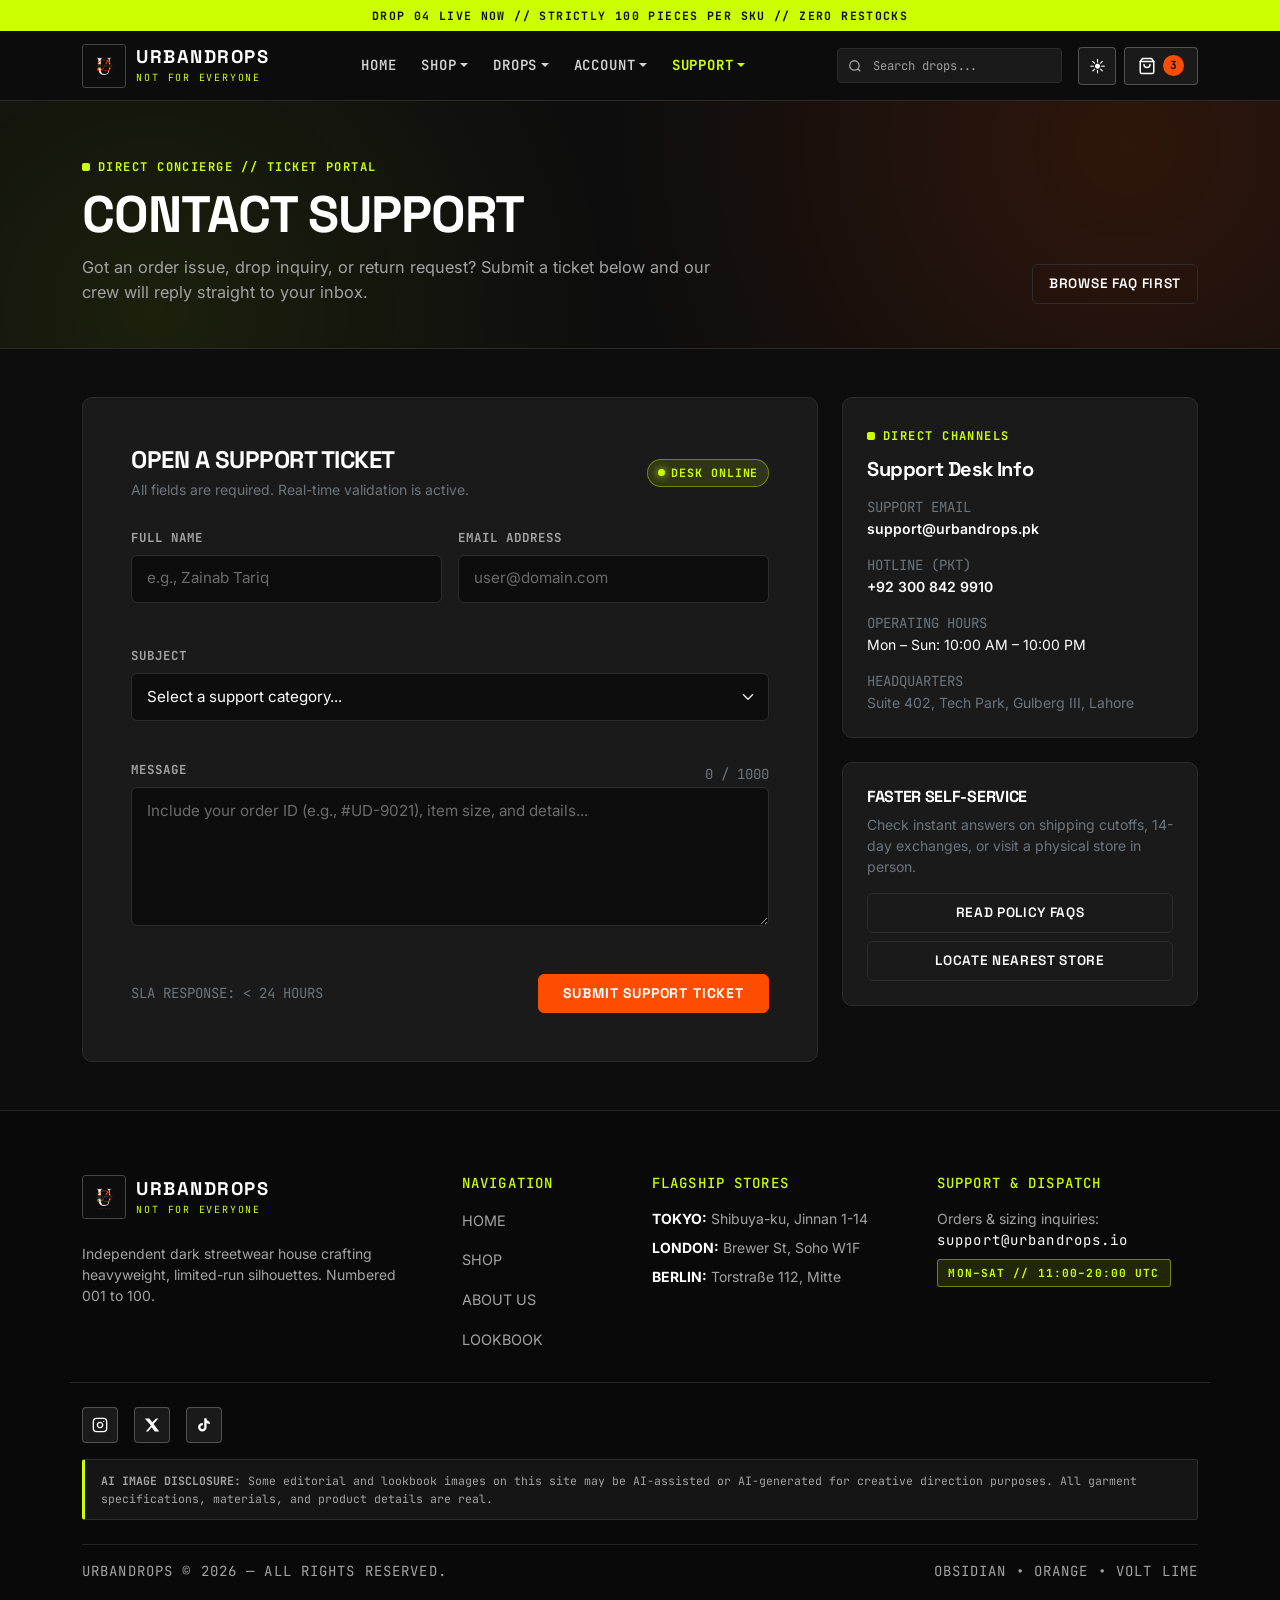
<file: pages/contact-support.html>
<!DOCTYPE html>
<html lang="en" data-bs-theme="dark">
<head>
  <meta charset="UTF-8">
  <meta name="viewport" content="width=device-width, initial-scale=1.0">
  <title>Contact Support | URBANDROPS</title>
  <link rel="preconnect" href="https://fonts.googleapis.com">
  <link rel="preconnect" href="https://fonts.gstatic.com" crossorigin>
  <link href="https://fonts.googleapis.com/css2?family=Inter:wght@400;500;600;700&family=JetBrains+Mono:wght@500;700&family=Space+Grotesk:wght@600;700;800&display=swap" rel="stylesheet">
  <link href="https://cdn.jsdelivr.net/npm/bootstrap@5.3.3/dist/css/bootstrap.min.css" rel="stylesheet">
  <link rel="stylesheet" href="../css/support.css">
  <link rel="stylesheet" href="../css/shared-chrome.css">
</head>
<body>
  <a class="ud-skip-link" href="#mainContent">Skip to main content</a>
    <!-- Top Drop Ticker -->
  <div class="ud-ticker text-center">
    <div class="container">
      DROP 04 LIVE NOW // STRICTLY 100 PIECES PER SKU // ZERO RESTOCKS
    </div>
  </div>

  <!-- Shared Sticky Header & Navbar -->
  <header class="ud-header sticky-top">
    <nav class="navbar navbar-expand-lg ud-navbar" aria-label="Primary Navigation">
      <div class="container">
        <a class="ud-brand" href="../index.html">
          <img src="../images/Logo.png" alt="URBANDROPS Logo" class="ud-brand-logo" onerror="this.onerror=null;this.style.opacity='0.4'">
          <div>
            <span class="ud-brand-name">URBANDROPS</span>
            <span class="ud-brand-sub">NOT FOR EVERYONE</span>
          </div>
        </a>

        <div class="d-flex align-items-center gap-2 order-lg-3">
          <!-- Light / Dark Mode Toggle -->
          <button type="button" class="ud-theme-toggle" id="udThemeToggle" aria-label="Switch to light mode" title="Switch to Light Mode">
            <span class="ud-theme-icon" aria-hidden="true">☀️</span>
          </button>

          <!-- Cart Icon + Dynamic Badge -->
          <button type="button" class="ud-cart-btn" data-open-cart aria-label="Open shopping bag">
            <svg width="18" height="18" viewBox="0 0 24 24" fill="none" stroke="currentColor" stroke-width="2" stroke-linecap="round" stroke-linejoin="round" aria-hidden="true">
              <path d="M6 2L3 6v14a2 2 0 0 0 2 2h14a2 2 0 0 0 2-2V6l-3-4z"></path>
              <line x1="3" y1="6" x2="21" y2="6"></line>
              <path d="M16 10a4 4 0 0 1-8 0"></path>
            </svg>
            <span class="ud-cart-badge" id="cart-badge" data-cart-badge>0</span>
          </button>

          <!-- Mobile Hamburger Menu (☰) -->
          <button class="navbar-toggler ud-toggler" type="button" data-bs-toggle="collapse" data-bs-target="#udNavbarCollapse" aria-controls="udNavbarCollapse" aria-expanded="false" aria-label="Toggle navigation">
            <span class="ud-hamburger-icon" aria-hidden="true">☰</span>
          </button>
        </div>

        <div class="collapse navbar-collapse order-lg-2" id="udNavbarCollapse">
          <ul class="navbar-nav mx-auto mb-2 mb-lg-0 gap-lg-1">
            <li class="nav-item">
              <a class="nav-link ud-nav-link" href="../index.html">HOME</a>
            </li>
            <li class="nav-item dropdown">
              <a class="nav-link ud-nav-link dropdown-toggle" href="#" role="button" data-bs-toggle="dropdown" aria-expanded="false">SHOP</a>
              <ul class="dropdown-menu dropdown-menu-dark ud-dropdown-menu">
                <li><a class="dropdown-item" href="mens-catalog.html">Men's Catalog</a></li>
                <li><a class="dropdown-item" href="womens-catalog.html">Women's Catalog</a></li>
                <li><a class="dropdown-item" href="product-detail.html">Product Detail</a></li>
                <li><a class="dropdown-item" href="size-guide.html">Size &amp; Fit Guide</a></li>
              </ul>
            </li>
            <li class="nav-item dropdown">
              <a class="nav-link ud-nav-link dropdown-toggle" href="#" role="button" data-bs-toggle="dropdown" aria-expanded="false">DROPS</a>
              <ul class="dropdown-menu dropdown-menu-dark ud-dropdown-menu">
                <li><a class="dropdown-item" href="limited-drops.html">Limited Drops</a></li>
                <li><a class="dropdown-item" href="lookbook.html">Drop 04 Lookbook</a></li>
                <li><a class="dropdown-item" href="about.html">About Us</a></li>
              </ul>
            </li>
            <li class="nav-item dropdown">
              <a class="nav-link ud-nav-link dropdown-toggle" href="#" role="button" data-bs-toggle="dropdown" aria-expanded="false">ACCOUNT</a>
              <ul class="dropdown-menu dropdown-menu-dark ud-dropdown-menu">
                <li><a class="dropdown-item" href="user-profile.html">Member Profile</a></li>
                <li><a class="dropdown-item" href="wishlist.html">Saved Wishlist</a></li>
                <li><a class="dropdown-item" href="cart-checkout.html">Cart &amp; Checkout</a></li>
                <li><a class="dropdown-item" href="order-tracking.html">Order Tracking</a></li>
              </ul>
            </li>
            <li class="nav-item dropdown">
              <a class="nav-link ud-nav-link dropdown-toggle" href="#" role="button" data-bs-toggle="dropdown" aria-expanded="false">SUPPORT</a>
              <ul class="dropdown-menu dropdown-menu-dark ud-dropdown-menu">
                <li><a class="dropdown-item" href="store-locator.html">Store Locator</a></li>
                <li><a class="dropdown-item" href="faq.html">FAQ &amp; Policies</a></li>
                <li><a class="dropdown-item" href="contact-support.html">Contact Support</a></li>
              </ul>
            </li>
          </ul>

          <!-- Search Input -->
          <form class="ud-search-wrap me-lg-3" id="navbarSearchForm" role="search">
            <span class="ud-search-icon" aria-hidden="true">
              <svg width="14" height="14" viewBox="0 0 24 24" fill="none" stroke="currentColor" stroke-width="2.2">
                <circle cx="11" cy="11" r="8"></circle>
                <line x1="21" y1="21" x2="16.65" y2="16.65"></line>
              </svg>
            </span>
            <input class="form-control ud-search-input" type="search" id="navbarSearchInput" placeholder="Search drops..." aria-label="Search drops" autocomplete="off">
            <div class="ud-search-results" id="navbarSearchResults"></div>
          </form>
        </div>
      </div>
    </nav>
  </header>

  <!-- Hero Header -->
  <header class="ud-page-hero">
    <div class="container">
      <div class="row align-items-end g-4">
        <div class="col-lg-8">
          <span class="ud-eyebrow">Direct Concierge // Ticket Portal</span>
          <h1 class="ud-hero-title">Contact Support</h1>
          <p class="ud-hero-subtitle">
            Got an order issue, drop inquiry, or return request? Submit a ticket below and our crew will reply straight to your inbox.
          </p>
        </div>
        <div class="col-lg-4 text-lg-end">
          <a href="faq.html" class="btn ud-btn-outline">Browse FAQ First</a>
        </div>
      </div>
    </div>
  </header>

  <!-- Main Content -->
  <main id="mainContent" class="py-5">
    <div class="container">
      <div class="row g-4">
        <!-- Support Ticket Form Column -->
        <div class="col-lg-8">
          <!-- Volt Lime Confirmation Card Container (Populated upon valid submission) -->
          <div id="ticketConfirmationContainer" class="mb-4 d-none" aria-live="polite"></div>

          <section class="ud-card p-4 p-md-5" aria-labelledby="ticketFormHeading">
            <div class="d-flex flex-wrap justify-content-between align-items-center gap-2 mb-4">
              <div>
                <h2 id="ticketFormHeading" class="h4 fw-bold text-uppercase mb-1">Open a Support Ticket</h2>
                <p class="text-secondary small mb-0">All fields are required. Real-time validation is active.</p>
              </div>
              <span class="ud-status-pill">
                <span class="ud-status-dot" aria-hidden="true"></span>
                DESK ONLINE
              </span>
            </div>

            <form id="supportTicketForm" novalidate>
              <div class="row g-3">
                <!-- Name -->
                <div class="col-md-6">
                  <label for="supportName" class="form-label ud-form-label">Full Name</label>
                  <input
                    type="text"
                    id="supportName"
                    name="name"
                    class="form-control ud-form-control"
                    placeholder="e.g., Zainab Tariq"
                    autocomplete="name"
                    aria-describedby="nameFeedback"
                    required
                  >
                  <div id="nameFeedback" class="ud-validation-msg" aria-live="polite"></div>
                </div>

                <!-- Email (Real-time Validation) -->
                <div class="col-md-6">
                  <label for="supportEmail" class="form-label ud-form-label">Email Address</label>
                  <input
                    type="email"
                    id="supportEmail"
                    name="email"
                    class="form-control ud-form-control"
                    placeholder="user@domain.com"
                    autocomplete="email"
                    aria-describedby="emailFeedback"
                    required
                  >
                  <div id="emailFeedback" class="ud-validation-msg" aria-live="polite"></div>
                </div>

                <!-- Subject Dropdown -->
                <div class="col-12">
                  <label for="supportSubject" class="form-label ud-form-label">Subject</label>
                  <select id="supportSubject" name="subject" class="form-select ud-form-select" aria-describedby="subjectFeedback" required>
                    <option value="" selected disabled>Select a support category...</option>
                    <option value="Order Status &amp; Tracking">Order Status &amp; Tracking</option>
                    <option value="Shipping &amp; Delivery Delay">Shipping &amp; Delivery Delay</option>
                    <option value="Returns &amp; Size Exchange">Returns &amp; Size Exchange</option>
                    <option value="Sizing &amp; Garment Fit">Sizing &amp; Garment Fit</option>
                    <option value="Store Pickup Inquiry">Store Pickup Inquiry</option>
                    <option value="Damaged or Incorrect Item">Damaged or Incorrect Item</option>
                    <option value="General Inquiry">General Inquiry</option>
                  </select>
                  <div id="subjectFeedback" class="ud-validation-msg" aria-live="polite"></div>
                </div>

                <!-- Message Box -->
                <div class="col-12">
                  <div class="d-flex justify-content-between align-items-center">
                    <label for="supportMessage" class="form-label ud-form-label">Message</label>
                    <span id="messageCharCount" class="ud-mono small text-secondary">0 / 1000</span>
                  </div>
                  <textarea
                    id="supportMessage"
                    name="message"
                    rows="5"
                    maxlength="1000"
                    class="form-control ud-form-control"
                    placeholder="Include your order ID (e.g., #UD-9021), item size, and details..."
                    aria-describedby="messageFeedback messageCharCount"
                    required
                  ></textarea>
                  <div id="messageFeedback" class="ud-validation-msg" aria-live="polite"></div>
                </div>

                <!-- Submit CTA -->
                <div class="col-12 pt-2 d-flex flex-wrap align-items-center justify-content-between gap-3">
                  <span class="ud-mono small text-secondary">SLA RESPONSE: &lt; 24 HOURS</span>
                  <button type="submit" id="supportSubmitBtn" class="btn ud-btn-cta px-4 py-2">
                    Submit Support Ticket
                  </button>
                </div>
              </div>
            </form>
          </section>
        </div>

        <!-- Side Info Column -->
        <aside class="col-lg-4">
          <div class="ud-card p-4 mb-4">
            <span class="ud-eyebrow">Direct Channels</span>
            <h3 class="h5 fw-bold mb-3">Support Desk Info</h3>
            <div class="d-flex flex-column gap-3 small">
              <div>
                <div class="ud-mono text-secondary">SUPPORT EMAIL</div>
                <div class="text-white fw-semibold">support@urbandrops.pk</div>
              </div>
              <div>
                <div class="ud-mono text-secondary">HOTLINE (PKT)</div>
                <div class="text-white fw-semibold">+92 300 842 9910</div>
              </div>
              <div>
                <div class="ud-mono text-secondary">OPERATING HOURS</div>
                <div class="text-white">Mon – Sun: 10:00 AM – 10:00 PM</div>
              </div>
              <div>
                <div class="ud-mono text-secondary">HEADQUARTERS</div>
                <div class="text-secondary">Suite 402, Tech Park, Gulberg III, Lahore</div>
              </div>
            </div>
          </div>

          <div class="ud-card p-4">
            <h3 class="h6 fw-bold text-uppercase mb-2">Faster Self-Service</h3>
            <p class="text-secondary small mb-3">
              Check instant answers on shipping cutoffs, 14-day exchanges, or visit a physical store in person.
            </p>
            <div class="d-grid gap-2">
              <a href="faq.html" class="btn ud-btn-outline btn-sm">Read Policy FAQs</a>
              <a href="store-locator.html" class="btn ud-btn-outline btn-sm">Locate Nearest Store</a>
            </div>
          </div>
        </aside>
      </div>
    </div>
  </main>

    <!-- Shared Dark Footer -->
  <footer class="ud-footer" id="footer-support">
    <div class="container">
      <div class="row g-4 pb-4 border-bottom border-secondary border-opacity-25">
        <div class="col-lg-4">
          <a class="ud-brand mb-3" href="../index.html">
            <img src="../images/Logo.png" alt="URBANDROPS Logo" class="ud-brand-logo" onerror="this.onerror=null;this.style.opacity='0.4'">
            <div>
              <span class="ud-brand-name">URBANDROPS</span>
              <span class="ud-brand-sub">NOT FOR EVERYONE</span>
            </div>
          </a>
          <p class="text-ud-muted small mt-2" style="max-width: 320px;">
            Independent dark streetwear house crafting heavyweight, limited-run silhouettes. Numbered 001 to 100.
          </p>
        </div>

        <div class="col-6 col-lg-2">
          <h3 class="font-mono-tech small text-lime text-uppercase mb-3">NAVIGATION</h3>
          <ul class="list-unstyled d-grid gap-2 mb-0">
            <li><a href="../index.html" class="ud-footer-link">HOME</a></li>
            <li><a href="../index.html#trending-section" class="ud-footer-link">SHOP</a></li>
            <li><a href="about.html" class="ud-footer-link">ABOUT US</a></li>
            <li><a href="lookbook.html" class="ud-footer-link">LOOKBOOK</a></li>
          </ul>
        </div>

        <div class="col-6 col-lg-3">
          <h3 class="font-mono-tech small text-lime text-uppercase mb-3">FLAGSHIP STORES</h3>
          <ul class="list-unstyled d-grid gap-2 mb-0 small text-ud-muted">
            <li><strong class="text-white">TOKYO:</strong> Shibuya-ku, Jinnan 1-14</li>
            <li><strong class="text-white">LONDON:</strong> Brewer St, Soho W1F</li>
            <li><strong class="text-white">BERLIN:</strong> Torstraße 112, Mitte</li>
          </ul>
        </div>

        <div class="col-lg-3">
          <h3 class="font-mono-tech small text-lime text-uppercase mb-3">SUPPORT &amp; DISPATCH</h3>
          <p class="text-ud-muted small mb-2">Orders &amp; sizing inquiries:<br><span class="text-white font-mono-tech">support@urbandrops.io</span></p>
          <span class="ud-tag-lime">MON–SAT // 11:00–20:00 UTC</span>
        </div>
      </div>

      <!-- Footer Social Links & AI Disclosure -->
      <div class="d-flex flex-wrap gap-3 mb-3 mt-4">
        <a href="#" class="ud-social-link" aria-label="URBANDROPS on Instagram">
          <svg width="16" height="16" fill="currentColor" viewBox="0 0 24 24" aria-hidden="true"><rect x="2" y="2" width="20" height="20" rx="5" ry="5" fill="none" stroke="currentColor" stroke-width="2"/><path d="M16 11.37A4 4 0 1 1 12.63 8 4 4 0 0 1 16 11.37z" fill="none" stroke="currentColor" stroke-width="2"/><line x1="17.5" y1="6.5" x2="17.51" y2="6.5" stroke="currentColor" stroke-width="2" stroke-linecap="round"/></svg>
        </a>
        <a href="#" class="ud-social-link" aria-label="URBANDROPS on X / Twitter">
          <svg width="16" height="16" fill="currentColor" viewBox="0 0 24 24" aria-hidden="true"><path d="M18.244 2.25h3.308l-7.227 8.26 8.502 11.24H16.17l-4.714-6.231-5.401 6.231H2.744l7.733-8.835L1.254 2.25H8.08l4.253 5.622L18.244 2.25z"/></svg>
        </a>
        <a href="#" class="ud-social-link" aria-label="URBANDROPS on TikTok">
          <svg width="16" height="16" fill="currentColor" viewBox="0 0 24 24" aria-hidden="true"><path d="M19.59 6.69a4.83 4.83 0 0 1-3.77-4.25V2h-3.45v13.67a2.89 2.89 0 0 1-2.88 2.5 2.89 2.89 0 0 1-2.89-2.89 2.89 2.89 0 0 1 2.89-2.89c.28 0 .54.04.79.1V9.01a6.33 6.33 0 0 0-.79-.05 6.34 6.34 0 0 0-6.34 6.34 6.34 6.34 0 0 0 6.34 6.34 6.34 6.34 0 0 0 6.33-6.34V9.03a8.16 8.16 0 0 0 4.77 1.52V7.1a4.85 4.85 0 0 1-1-.41z"/></svg>
        </a>
      </div>
      <div class="ud-ai-disclosure mb-4">
        <strong>AI IMAGE DISCLOSURE:</strong> Some editorial and lookbook images on this site may be AI-assisted or AI-generated for creative direction purposes. All garment specifications, materials, and product details are real.
      </div>

      <div class="d-flex flex-column flex-sm-row justify-content-between align-items-center pt-3 border-top border-secondary border-opacity-25 gap-2">
        <p class="font-mono-tech small text-ud-muted mb-0">URBANDROPS © 2026 — ALL RIGHTS RESERVED.</p>
        <p class="font-mono-tech small text-ud-muted mb-0">OBSIDIAN • ORANGE • VOLT LIME</p>
      </div>
    </div>
  </footer>

  <script src="https://cdn.jsdelivr.net/npm/bootstrap@5.3.3/dist/js/bootstrap.bundle.min.js"></script>
  <script src="../js/support.js"></script>
  <script src="../js/shared-chrome.js"></script>
</body>
</html>
</file>
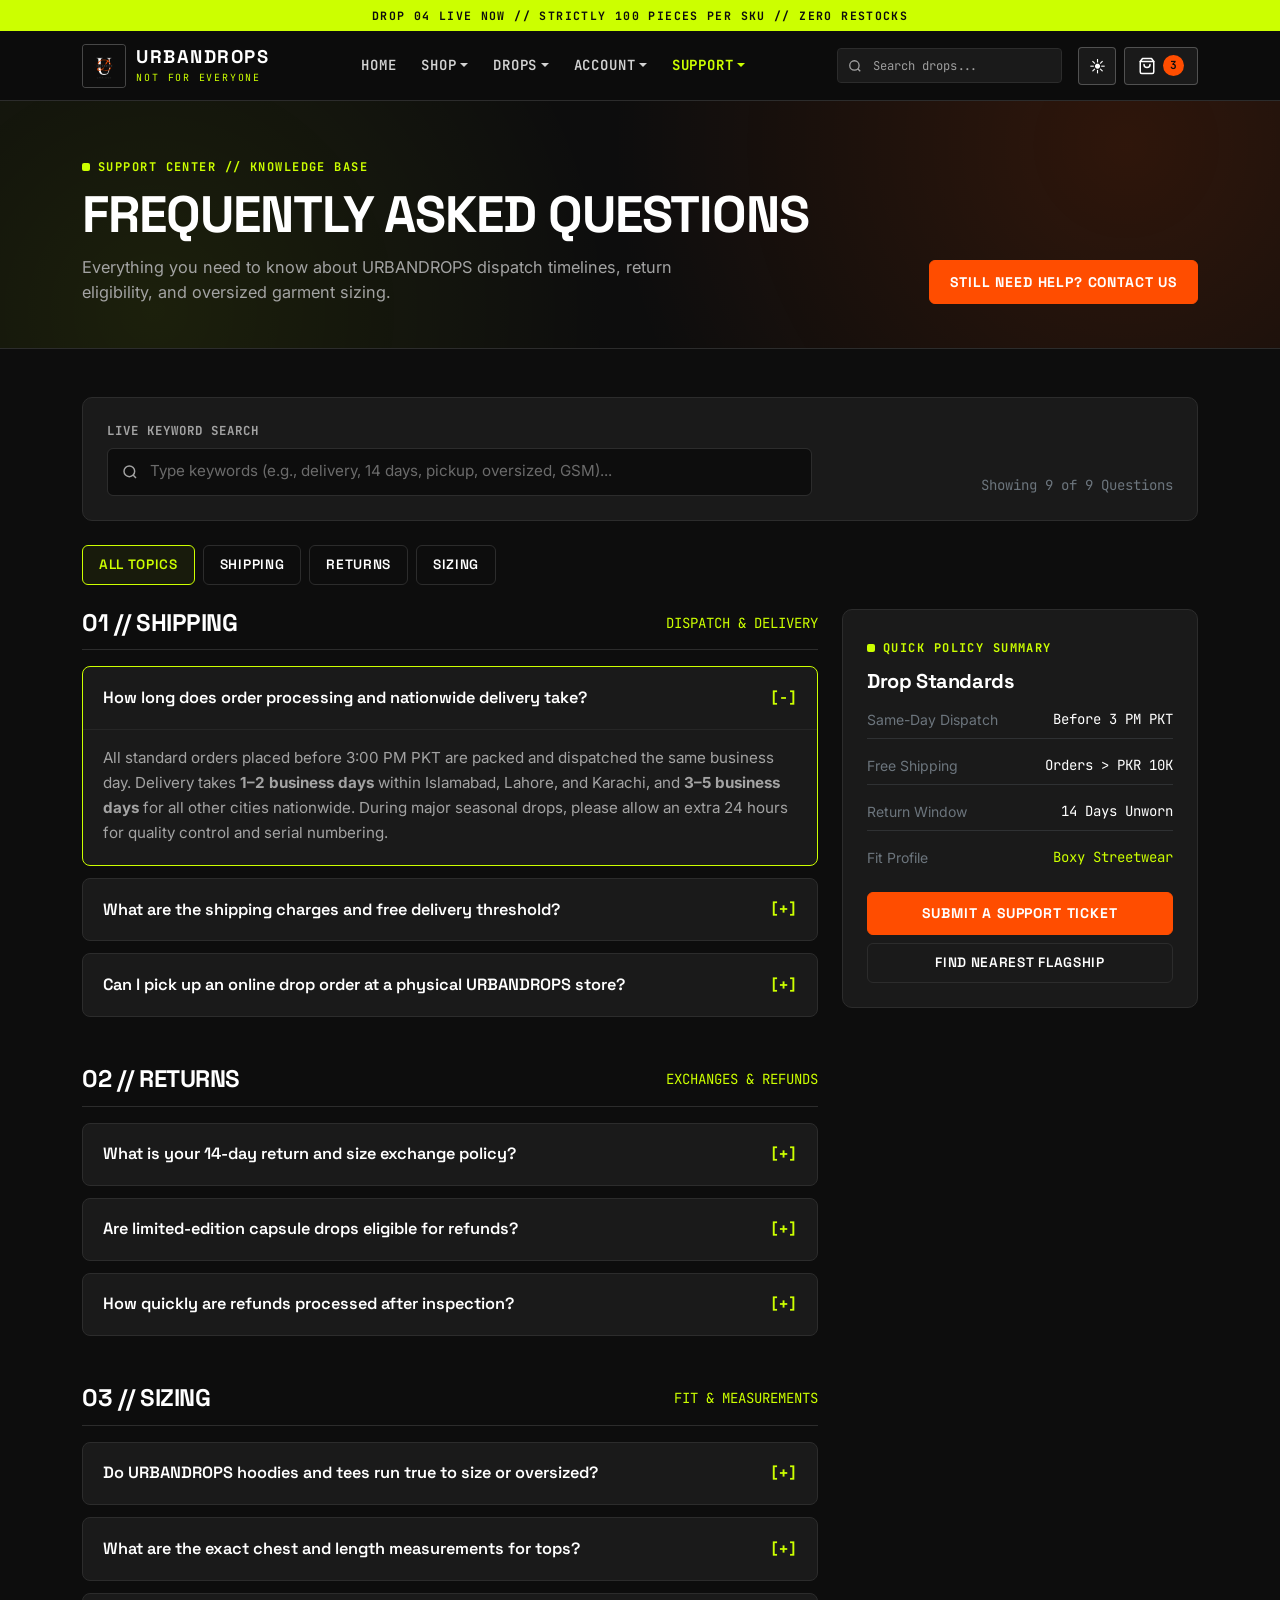
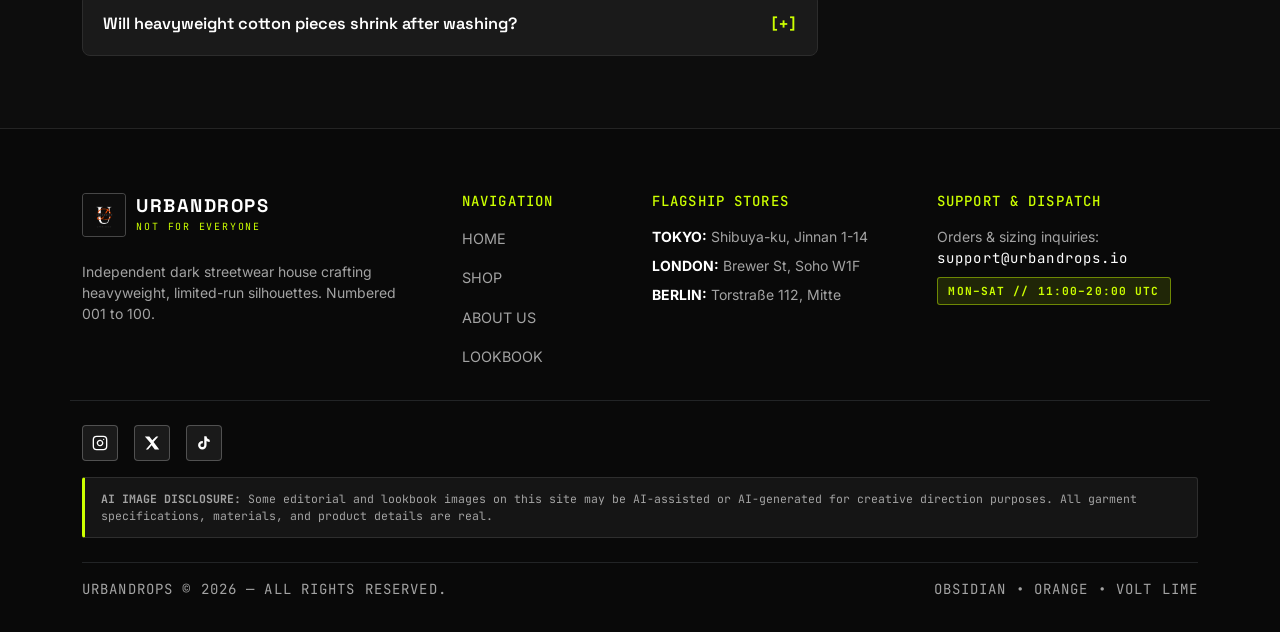
<file: pages/faq.html>
<!DOCTYPE html>
<html lang="en" data-bs-theme="dark">
<head>
  <meta charset="UTF-8">
  <meta name="viewport" content="width=device-width, initial-scale=1.0">
  <title>FAQ &amp; Policies | URBANDROPS</title>
  <link rel="preconnect" href="https://fonts.googleapis.com">
  <link rel="preconnect" href="https://fonts.gstatic.com" crossorigin>
  <link href="https://fonts.googleapis.com/css2?family=Inter:wght@400;500;600;700&family=JetBrains+Mono:wght@500;700&family=Space+Grotesk:wght@600;700;800&display=swap" rel="stylesheet">
  <link href="https://cdn.jsdelivr.net/npm/bootstrap@5.3.3/dist/css/bootstrap.min.css" rel="stylesheet">
  <link rel="stylesheet" href="../css/support.css">
  <link rel="stylesheet" href="../css/shared-chrome.css">
</head>
<body>
  <a class="ud-skip-link" href="#mainContent">Skip to main content</a>
    <!-- Top Drop Ticker -->
  <div class="ud-ticker text-center">
    <div class="container">
      DROP 04 LIVE NOW // STRICTLY 100 PIECES PER SKU // ZERO RESTOCKS
    </div>
  </div>

  <!-- Shared Sticky Header & Navbar -->
  <header class="ud-header sticky-top">
    <nav class="navbar navbar-expand-lg ud-navbar" aria-label="Primary Navigation">
      <div class="container">
        <a class="ud-brand" href="../index.html">
          <img src="../images/Logo.png" alt="URBANDROPS Logo" class="ud-brand-logo" onerror="this.onerror=null;this.style.opacity='0.4'">
          <div>
            <span class="ud-brand-name">URBANDROPS</span>
            <span class="ud-brand-sub">NOT FOR EVERYONE</span>
          </div>
        </a>

        <div class="d-flex align-items-center gap-2 order-lg-3">
          <!-- Light / Dark Mode Toggle -->
          <button type="button" class="ud-theme-toggle" id="udThemeToggle" aria-label="Switch to light mode" title="Switch to Light Mode">
            <span class="ud-theme-icon" aria-hidden="true">☀️</span>
          </button>

          <!-- Cart Icon + Dynamic Badge -->
          <button type="button" class="ud-cart-btn" data-open-cart aria-label="Open shopping bag">
            <svg width="18" height="18" viewBox="0 0 24 24" fill="none" stroke="currentColor" stroke-width="2" stroke-linecap="round" stroke-linejoin="round" aria-hidden="true">
              <path d="M6 2L3 6v14a2 2 0 0 0 2 2h14a2 2 0 0 0 2-2V6l-3-4z"></path>
              <line x1="3" y1="6" x2="21" y2="6"></line>
              <path d="M16 10a4 4 0 0 1-8 0"></path>
            </svg>
            <span class="ud-cart-badge" id="cart-badge" data-cart-badge>0</span>
          </button>

          <!-- Mobile Hamburger Menu (☰) -->
          <button class="navbar-toggler ud-toggler" type="button" data-bs-toggle="collapse" data-bs-target="#udNavbarCollapse" aria-controls="udNavbarCollapse" aria-expanded="false" aria-label="Toggle navigation">
            <span class="ud-hamburger-icon" aria-hidden="true">☰</span>
          </button>
        </div>

        <div class="collapse navbar-collapse order-lg-2" id="udNavbarCollapse">
          <ul class="navbar-nav mx-auto mb-2 mb-lg-0 gap-lg-1">
            <li class="nav-item">
              <a class="nav-link ud-nav-link" href="../index.html">HOME</a>
            </li>
            <li class="nav-item dropdown">
              <a class="nav-link ud-nav-link dropdown-toggle" href="#" role="button" data-bs-toggle="dropdown" aria-expanded="false">SHOP</a>
              <ul class="dropdown-menu dropdown-menu-dark ud-dropdown-menu">
                <li><a class="dropdown-item" href="mens-catalog.html">Men's Catalog</a></li>
                <li><a class="dropdown-item" href="womens-catalog.html">Women's Catalog</a></li>
                <li><a class="dropdown-item" href="product-detail.html">Product Detail</a></li>
                <li><a class="dropdown-item" href="size-guide.html">Size &amp; Fit Guide</a></li>
              </ul>
            </li>
            <li class="nav-item dropdown">
              <a class="nav-link ud-nav-link dropdown-toggle" href="#" role="button" data-bs-toggle="dropdown" aria-expanded="false">DROPS</a>
              <ul class="dropdown-menu dropdown-menu-dark ud-dropdown-menu">
                <li><a class="dropdown-item" href="limited-drops.html">Limited Drops</a></li>
                <li><a class="dropdown-item" href="lookbook.html">Drop 04 Lookbook</a></li>
                <li><a class="dropdown-item" href="about.html">About Us</a></li>
              </ul>
            </li>
            <li class="nav-item dropdown">
              <a class="nav-link ud-nav-link dropdown-toggle" href="#" role="button" data-bs-toggle="dropdown" aria-expanded="false">ACCOUNT</a>
              <ul class="dropdown-menu dropdown-menu-dark ud-dropdown-menu">
                <li><a class="dropdown-item" href="user-profile.html">Member Profile</a></li>
                <li><a class="dropdown-item" href="wishlist.html">Saved Wishlist</a></li>
                <li><a class="dropdown-item" href="cart-checkout.html">Cart &amp; Checkout</a></li>
                <li><a class="dropdown-item" href="order-tracking.html">Order Tracking</a></li>
              </ul>
            </li>
            <li class="nav-item dropdown">
              <a class="nav-link ud-nav-link dropdown-toggle" href="#" role="button" data-bs-toggle="dropdown" aria-expanded="false">SUPPORT</a>
              <ul class="dropdown-menu dropdown-menu-dark ud-dropdown-menu">
                <li><a class="dropdown-item" href="store-locator.html">Store Locator</a></li>
                <li><a class="dropdown-item" href="faq.html">FAQ &amp; Policies</a></li>
                <li><a class="dropdown-item" href="contact-support.html">Contact Support</a></li>
              </ul>
            </li>
          </ul>

          <!-- Search Input -->
          <form class="ud-search-wrap me-lg-3" id="navbarSearchForm" role="search">
            <span class="ud-search-icon" aria-hidden="true">
              <svg width="14" height="14" viewBox="0 0 24 24" fill="none" stroke="currentColor" stroke-width="2.2">
                <circle cx="11" cy="11" r="8"></circle>
                <line x1="21" y1="21" x2="16.65" y2="16.65"></line>
              </svg>
            </span>
            <input class="form-control ud-search-input" type="search" id="navbarSearchInput" placeholder="Search drops..." aria-label="Search drops" autocomplete="off">
            <div class="ud-search-results" id="navbarSearchResults"></div>
          </form>
        </div>
      </div>
    </nav>
  </header>

  <!-- Hero Header -->
  <header class="ud-page-hero">
    <div class="container">
      <div class="row align-items-end g-4">
        <div class="col-lg-8">
          <span class="ud-eyebrow">Support Center // Knowledge Base</span>
          <h1 class="ud-hero-title">Frequently Asked Questions</h1>
          <p class="ud-hero-subtitle">
            Everything you need to know about URBANDROPS dispatch timelines, return eligibility, and oversized garment sizing.
          </p>
        </div>
        <div class="col-lg-4 text-lg-end">
          <a href="contact-support.html" class="btn ud-btn-cta">Still Need Help? Contact Us</a>
        </div>
      </div>
    </div>
  </header>

  <!-- Main Content -->
  <main id="mainContent" class="py-5">
    <div class="container">
      <!-- Live Keyword Search Toolbar -->
      <div class="ud-card p-3 p-md-4 mb-4">
        <div class="row align-items-end g-3">
          <div class="col-lg-8">
            <label for="faqSearchInput" class="ud-form-label d-block">Live Keyword Search</label>
            <div class="ud-faq-search-wrap">
              <span class="ud-faq-search-icon" aria-hidden="true">
                <svg width="16" height="16" viewBox="0 0 24 24" fill="none" stroke="currentColor" stroke-width="2.2">
                  <circle cx="11" cy="11" r="8"></circle>
                  <line x1="21" y1="21" x2="16.65" y2="16.65"></line>
                </svg>
              </span>
              <input
                type="search"
                id="faqSearchInput"
                class="form-control ud-form-control ud-faq-search-input"
                placeholder="Type keywords (e.g., delivery, 14 days, pickup, oversized, GSM)..."
                autocomplete="off"
                aria-label="Filter FAQ questions by keyword"
              >
              <button type="button" id="faqSearchClear" class="btn ud-btn-outline ud-faq-search-clear d-none">Clear</button>
            </div>
          </div>
          <div class="col-lg-4 d-flex justify-content-lg-end align-items-center">
            <span id="faqSearchCount" class="ud-mono small text-secondary">Showing 9 of 9 Questions</span>
          </div>
        </div>
      </div>

      <!-- Category Filter Pills -->
      <div class="d-flex flex-wrap gap-2 mb-4" role="group" aria-label="Filter FAQ sections">
        <button type="button" class="btn ud-btn-outline active" data-faq-filter="all" aria-pressed="true">All Topics</button>
        <button type="button" class="btn ud-btn-outline" data-faq-filter="shipping" aria-pressed="false">Shipping</button>
        <button type="button" class="btn ud-btn-outline" data-faq-filter="returns" aria-pressed="false">Returns</button>
        <button type="button" class="btn ud-btn-outline" data-faq-filter="sizing" aria-pressed="false">Sizing</button>
      </div>

      <!-- Empty Search State -->
      <div id="faqEmptyState" class="ud-card p-4 text-center mb-4 d-none">
        <p class="mb-3 text-secondary">No FAQ entries matched your search query.</p>
        <button id="resetFaqSearchBtn" type="button" class="btn ud-btn-outline btn-sm">Reset Search</button>
      </div>

      <div class="row g-4">
        <div class="col-lg-8">
          <!-- SECTION 1: SHIPPING -->
          <section id="shipping" class="mb-5" data-faq-section="shipping" aria-labelledby="faqShippingHeading">
            <div class="ud-faq-section-header">
              <h2 id="faqShippingHeading" class="h4 fw-bold text-uppercase mb-0">01 // Shipping</h2>
              <span class="ud-mono small" style="color: var(--ud-accent);">DISPATCH &amp; DELIVERY</span>
            </div>

            <div class="ud-faq-item is-open">
              <button type="button" id="faq-btn-ship-1" class="ud-faq-trigger" aria-expanded="true" aria-controls="faq-ship-1">
                <span>How long does order processing and nationwide delivery take?</span>
                <span class="ud-faq-toggle-icon" aria-hidden="true">[-]</span>
              </button>
              <div id="faq-ship-1" class="ud-faq-panel" role="region" aria-labelledby="faq-btn-ship-1">
                <div class="ud-faq-panel-inner">
                  <div class="ud-faq-answer">
                    All standard orders placed before 3:00 PM PKT are packed and dispatched the same business day. Delivery takes <strong>1–2 business days</strong> within Islamabad, Lahore, and Karachi, and <strong>3–5 business days</strong> for all other cities nationwide. During major seasonal drops, please allow an extra 24 hours for quality control and serial numbering.
                  </div>
                </div>
              </div>
            </div>

            <div class="ud-faq-item">
              <button type="button" id="faq-btn-ship-2" class="ud-faq-trigger" aria-expanded="false" aria-controls="faq-ship-2">
                <span>What are the shipping charges and free delivery threshold?</span>
                <span class="ud-faq-toggle-icon" aria-hidden="true">[+]</span>
              </button>
              <div id="faq-ship-2" class="ud-faq-panel" role="region" aria-labelledby="faq-btn-ship-2">
                <div class="ud-faq-panel-inner">
                  <div class="ud-faq-answer">
                    Standard tracked courier shipping is a flat rate of <strong>PKR 250</strong> across Pakistan. Orders above <strong>PKR 10,000</strong> automatically qualify for free express shipping. Cash on Delivery (COD) and prepaid card/wallet orders carry no hidden handling fees.
                  </div>
                </div>
              </div>
            </div>

            <div class="ud-faq-item">
              <button type="button" id="faq-btn-ship-3" class="ud-faq-trigger" aria-expanded="false" aria-controls="faq-ship-3">
                <span>Can I pick up an online drop order at a physical URBANDROPS store?</span>
                <span class="ud-faq-toggle-icon" aria-hidden="true">[+]</span>
              </button>
              <div id="faq-ship-3" class="ud-faq-panel" role="region" aria-labelledby="faq-btn-ship-3">
                <div class="ud-faq-panel-inner">
                  <div class="ud-faq-answer">
                    Yes. Same-day In-Store Pickup is available at our Islamabad (F-7 &amp; Centaurus), Lahore (Gulberg &amp; DHA Phase 5), and Karachi (Clifton &amp; DHA Phase 6) flagships. Bring your digital order confirmation and valid photo ID within 5 days of receiving the ready-for-pickup SMS.
                  </div>
                </div>
              </div>
            </div>
          </section>

          <!-- SECTION 2: RETURNS -->
          <section id="returns" class="mb-5" data-faq-section="returns" aria-labelledby="faqReturnsHeading">
            <div class="ud-faq-section-header">
              <h2 id="faqReturnsHeading" class="h4 fw-bold text-uppercase mb-0">02 // Returns</h2>
              <span class="ud-mono small" style="color: var(--ud-accent);">EXCHANGES &amp; REFUNDS</span>
            </div>

            <div class="ud-faq-item">
              <button type="button" id="faq-btn-ret-1" class="ud-faq-trigger" aria-expanded="false" aria-controls="faq-ret-1">
                <span>What is your 14-day return and size exchange policy?</span>
                <span class="ud-faq-toggle-icon" aria-hidden="true">[+]</span>
              </button>
              <div id="faq-ret-1" class="ud-faq-panel" role="region" aria-labelledby="faq-btn-ret-1">
                <div class="ud-faq-panel-inner">
                  <div class="ud-faq-answer">
                    You may request a return or size exchange within <strong>14 days</strong> of delivery. Items must be unworn, unwashed, free of cologne or marks, and returned with all original URBANDROPS hangtags, zip-locks, and dust bags intact. Size exchanges can also be completed immediately at any flagship store.
                  </div>
                </div>
              </div>
            </div>

            <div class="ud-faq-item">
              <button type="button" id="faq-btn-ret-2" class="ud-faq-trigger" aria-expanded="false" aria-controls="faq-ret-2">
                <span>Are limited-edition capsule drops eligible for refunds?</span>
                <span class="ud-faq-toggle-icon" aria-hidden="true">[+]</span>
              </button>
              <div id="faq-ret-2" class="ud-faq-panel" role="region" aria-labelledby="faq-btn-ret-2">
                <div class="ud-faq-panel-inner">
                  <div class="ud-faq-answer">
                    Numbered archive drops and collaboration capsules are eligible for <strong>size exchanges or store credit</strong> only (while replacement stock lasts), unless the garment arrived defective or damaged. Standard core collection pieces qualify for full refunds back to your original payment method or bank transfer for COD orders.
                  </div>
                </div>
              </div>
            </div>

            <div class="ud-faq-item">
              <button type="button" id="faq-btn-ret-3" class="ud-faq-trigger" aria-expanded="false" aria-controls="faq-ret-3">
                <span>How quickly are refunds processed after inspection?</span>
                <span class="ud-faq-toggle-icon" aria-hidden="true">[+]</span>
              </button>
              <div id="faq-ret-3" class="ud-faq-panel" role="region" aria-labelledby="faq-btn-ret-3">
                <div class="ud-faq-panel-inner">
                  <div class="ud-faq-answer">
                    Once your return parcel arrives at our fulfillment hub, quality inspection takes up to <strong>48 hours</strong>. Approved refunds are issued within <strong>3–5 business days</strong> to your bank account, JazzCash/Easypaisa wallet, or original card, and you will receive an email confirmation receipt.
                  </div>
                </div>
              </div>
            </div>
          </section>

          <!-- SECTION 3: SIZING -->
          <section id="sizing" class="mb-4" data-faq-section="sizing" aria-labelledby="faqSizingHeading">
            <div class="ud-faq-section-header">
              <h2 id="faqSizingHeading" class="h4 fw-bold text-uppercase mb-0">03 // Sizing</h2>
              <span class="ud-mono small" style="color: var(--ud-accent);">FIT &amp; MEASUREMENTS</span>
            </div>

            <div class="ud-faq-item">
              <button type="button" id="faq-btn-size-1" class="ud-faq-trigger" aria-expanded="false" aria-controls="faq-size-1">
                <span>Do URBANDROPS hoodies and tees run true to size or oversized?</span>
                <span class="ud-faq-toggle-icon" aria-hidden="true">[+]</span>
              </button>
              <div id="faq-size-1" class="ud-faq-panel" role="region" aria-labelledby="faq-btn-size-1">
                <div class="ud-faq-panel-inner">
                  <div class="ud-faq-answer">
                    Most URBANDROPS heavyweight tees (280 GSM) and French terry hoodies (480 GSM) are cut in a <strong>boxy, dropped-shoulder streetwear silhouette</strong>. Take your usual size for the intended relaxed drape, or size down one step if you prefer a closer standard fit.
                  </div>
                </div>
              </div>
            </div>

            <div class="ud-faq-item">
              <button type="button" id="faq-btn-size-2" class="ud-faq-trigger" aria-expanded="false" aria-controls="faq-size-2">
                <span>What are the exact chest and length measurements for tops?</span>
                <span class="ud-faq-toggle-icon" aria-hidden="true">[+]</span>
              </button>
              <div id="faq-size-2" class="ud-faq-panel" role="region" aria-labelledby="faq-btn-size-2">
                <div class="ud-faq-panel-inner">
                  <div class="ud-faq-answer">
                    <p class="mb-2">Reference flat-lay garment measurements (in inches, ±0.5" tolerance):</p>
                    <div class="table-responsive">
                      <table class="table table-dark table-sm table-bordered border-secondary mb-0 ud-mono small">
                        <thead>
                          <tr>
                            <th>Size</th>
                            <th>Chest Width</th>
                            <th>Body Length</th>
                            <th>Shoulder Drop</th>
                          </tr>
                        </thead>
                        <tbody>
                          <tr>
                            <td>S</td>
                            <td>22.5"</td>
                            <td>27.5"</td>
                            <td>21.5"</td>
                          </tr>
                          <tr>
                            <td>M</td>
                            <td>24.0"</td>
                            <td>28.5"</td>
                            <td>22.5"</td>
                          </tr>
                          <tr>
                            <td>L</td>
                            <td>25.5"</td>
                            <td>29.5"</td>
                            <td>23.5"</td>
                          </tr>
                          <tr>
                            <td>XL</td>
                            <td>27.0"</td>
                            <td>30.5"</td>
                            <td>24.5"</td>
                          </tr>
                        </tbody>
                      </table>
                    </div>
                  </div>
                </div>
              </div>
            </div>

            <div class="ud-faq-item">
              <button type="button" id="faq-btn-size-3" class="ud-faq-trigger" aria-expanded="false" aria-controls="faq-size-3">
                <span>Will heavyweight cotton pieces shrink after washing?</span>
                <span class="ud-faq-toggle-icon" aria-hidden="true">[+]</span>
              </button>
              <div id="faq-size-3" class="ud-faq-panel" role="region" aria-labelledby="faq-btn-size-3">
                <div class="ud-faq-panel-inner">
                  <div class="ud-faq-answer">
                    All URBANDROPS 100% combed cotton jerseys and fleeces are <strong>enzyme pre-shrunk</strong> during production. To preserve garment dimensions and puff-print graphics, wash inside out on a cold gentle cycle (30°C max) and hang dry flat—never tumble dry on high heat.
                  </div>
                </div>
              </div>
            </div>
          </section>
        </div>

        <!-- Sidebar Summary Card -->
        <aside class="col-lg-4">
          <div class="ud-card p-4 mb-4">
            <span class="ud-eyebrow">Quick Policy Summary</span>
            <h3 class="h5 fw-bold mb-3">Drop Standards</h3>
            <ul class="list-unstyled d-flex flex-column gap-3 mb-4 small text-secondary">
              <li class="d-flex justify-content-between border-bottom border-secondary border-opacity-25 pb-2">
                <span>Same-Day Dispatch</span>
                <span class="ud-mono text-white">Before 3 PM PKT</span>
              </li>
              <li class="d-flex justify-content-between border-bottom border-secondary border-opacity-25 pb-2">
                <span>Free Shipping</span>
                <span class="ud-mono text-white">Orders &gt; PKR 10K</span>
              </li>
              <li class="d-flex justify-content-between border-bottom border-secondary border-opacity-25 pb-2">
                <span>Return Window</span>
                <span class="ud-mono text-white">14 Days Unworn</span>
              </li>
              <li class="d-flex justify-content-between">
                <span>Fit Profile</span>
                <span class="ud-mono" style="color: var(--ud-accent);">Boxy Streetwear</span>
              </li>
            </ul>
            <a href="contact-support.html" class="btn ud-btn-cta w-100 mb-2">Submit a Support Ticket</a>
            <a href="store-locator.html" class="btn ud-btn-outline w-100">Find Nearest Flagship</a>
          </div>
        </aside>
      </div>
    </div>
  </main>

    <!-- Shared Dark Footer -->
  <footer class="ud-footer" id="footer-support">
    <div class="container">
      <div class="row g-4 pb-4 border-bottom border-secondary border-opacity-25">
        <div class="col-lg-4">
          <a class="ud-brand mb-3" href="../index.html">
            <img src="../images/Logo.png" alt="URBANDROPS Logo" class="ud-brand-logo" onerror="this.onerror=null;this.style.opacity='0.4'">
            <div>
              <span class="ud-brand-name">URBANDROPS</span>
              <span class="ud-brand-sub">NOT FOR EVERYONE</span>
            </div>
          </a>
          <p class="text-ud-muted small mt-2" style="max-width: 320px;">
            Independent dark streetwear house crafting heavyweight, limited-run silhouettes. Numbered 001 to 100.
          </p>
        </div>

        <div class="col-6 col-lg-2">
          <h3 class="font-mono-tech small text-lime text-uppercase mb-3">NAVIGATION</h3>
          <ul class="list-unstyled d-grid gap-2 mb-0">
            <li><a href="../index.html" class="ud-footer-link">HOME</a></li>
            <li><a href="../index.html#trending-section" class="ud-footer-link">SHOP</a></li>
            <li><a href="about.html" class="ud-footer-link">ABOUT US</a></li>
            <li><a href="lookbook.html" class="ud-footer-link">LOOKBOOK</a></li>
          </ul>
        </div>

        <div class="col-6 col-lg-3">
          <h3 class="font-mono-tech small text-lime text-uppercase mb-3">FLAGSHIP STORES</h3>
          <ul class="list-unstyled d-grid gap-2 mb-0 small text-ud-muted">
            <li><strong class="text-white">TOKYO:</strong> Shibuya-ku, Jinnan 1-14</li>
            <li><strong class="text-white">LONDON:</strong> Brewer St, Soho W1F</li>
            <li><strong class="text-white">BERLIN:</strong> Torstraße 112, Mitte</li>
          </ul>
        </div>

        <div class="col-lg-3">
          <h3 class="font-mono-tech small text-lime text-uppercase mb-3">SUPPORT &amp; DISPATCH</h3>
          <p class="text-ud-muted small mb-2">Orders &amp; sizing inquiries:<br><span class="text-white font-mono-tech">support@urbandrops.io</span></p>
          <span class="ud-tag-lime">MON–SAT // 11:00–20:00 UTC</span>
        </div>
      </div>

      <!-- Footer Social Links & AI Disclosure -->
      <div class="d-flex flex-wrap gap-3 mb-3 mt-4">
        <a href="#" class="ud-social-link" aria-label="URBANDROPS on Instagram">
          <svg width="16" height="16" fill="currentColor" viewBox="0 0 24 24" aria-hidden="true"><rect x="2" y="2" width="20" height="20" rx="5" ry="5" fill="none" stroke="currentColor" stroke-width="2"/><path d="M16 11.37A4 4 0 1 1 12.63 8 4 4 0 0 1 16 11.37z" fill="none" stroke="currentColor" stroke-width="2"/><line x1="17.5" y1="6.5" x2="17.51" y2="6.5" stroke="currentColor" stroke-width="2" stroke-linecap="round"/></svg>
        </a>
        <a href="#" class="ud-social-link" aria-label="URBANDROPS on X / Twitter">
          <svg width="16" height="16" fill="currentColor" viewBox="0 0 24 24" aria-hidden="true"><path d="M18.244 2.25h3.308l-7.227 8.26 8.502 11.24H16.17l-4.714-6.231-5.401 6.231H2.744l7.733-8.835L1.254 2.25H8.08l4.253 5.622L18.244 2.25z"/></svg>
        </a>
        <a href="#" class="ud-social-link" aria-label="URBANDROPS on TikTok">
          <svg width="16" height="16" fill="currentColor" viewBox="0 0 24 24" aria-hidden="true"><path d="M19.59 6.69a4.83 4.83 0 0 1-3.77-4.25V2h-3.45v13.67a2.89 2.89 0 0 1-2.88 2.5 2.89 2.89 0 0 1-2.89-2.89 2.89 2.89 0 0 1 2.89-2.89c.28 0 .54.04.79.1V9.01a6.33 6.33 0 0 0-.79-.05 6.34 6.34 0 0 0-6.34 6.34 6.34 6.34 0 0 0 6.34 6.34 6.34 6.34 0 0 0 6.33-6.34V9.03a8.16 8.16 0 0 0 4.77 1.52V7.1a4.85 4.85 0 0 1-1-.41z"/></svg>
        </a>
      </div>
      <div class="ud-ai-disclosure mb-4">
        <strong>AI IMAGE DISCLOSURE:</strong> Some editorial and lookbook images on this site may be AI-assisted or AI-generated for creative direction purposes. All garment specifications, materials, and product details are real.
      </div>

      <div class="d-flex flex-column flex-sm-row justify-content-between align-items-center pt-3 border-top border-secondary border-opacity-25 gap-2">
        <p class="font-mono-tech small text-ud-muted mb-0">URBANDROPS © 2026 — ALL RIGHTS RESERVED.</p>
        <p class="font-mono-tech small text-ud-muted mb-0">OBSIDIAN • ORANGE • VOLT LIME</p>
      </div>
    </div>
  </footer>

  <script src="https://cdn.jsdelivr.net/npm/bootstrap@5.3.3/dist/js/bootstrap.bundle.min.js"></script>
  <script src="../js/support.js"></script>
  <script src="../js/shared-chrome.js"></script>
</body>
</html>
</file>
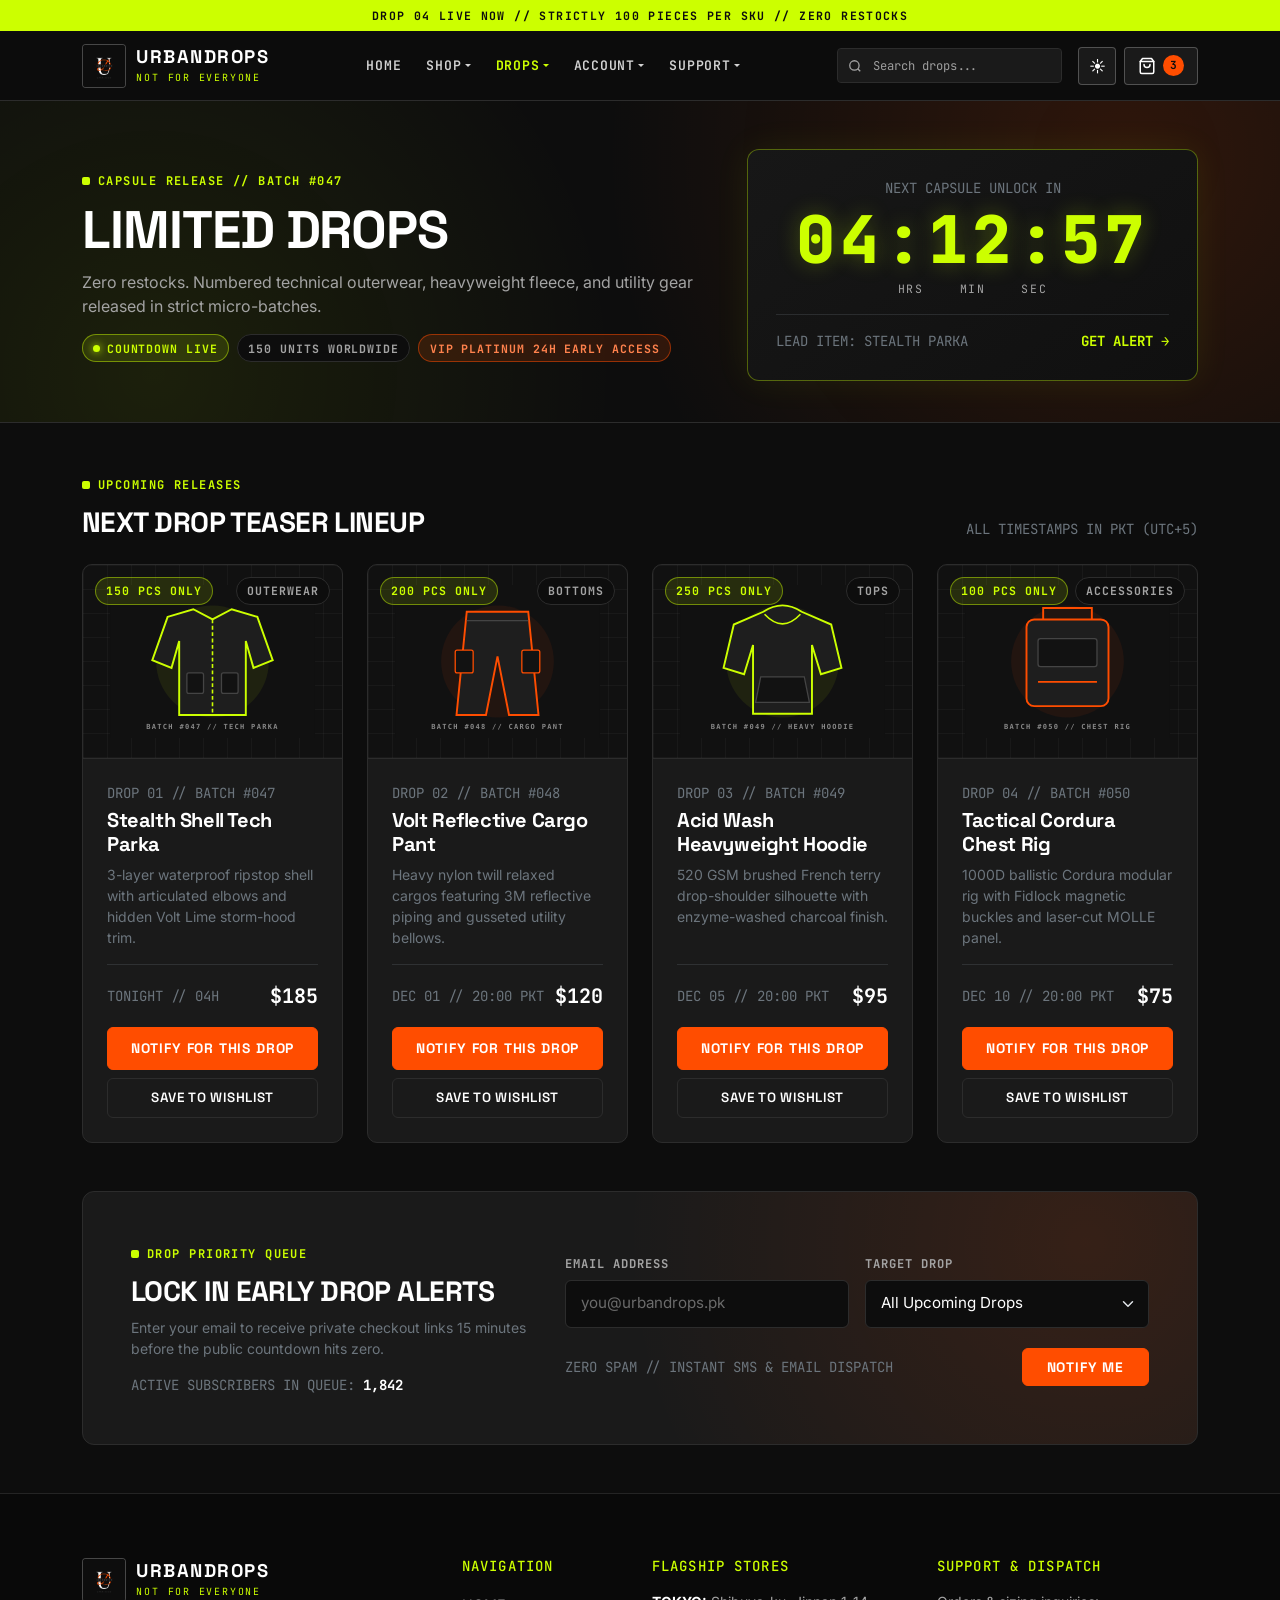
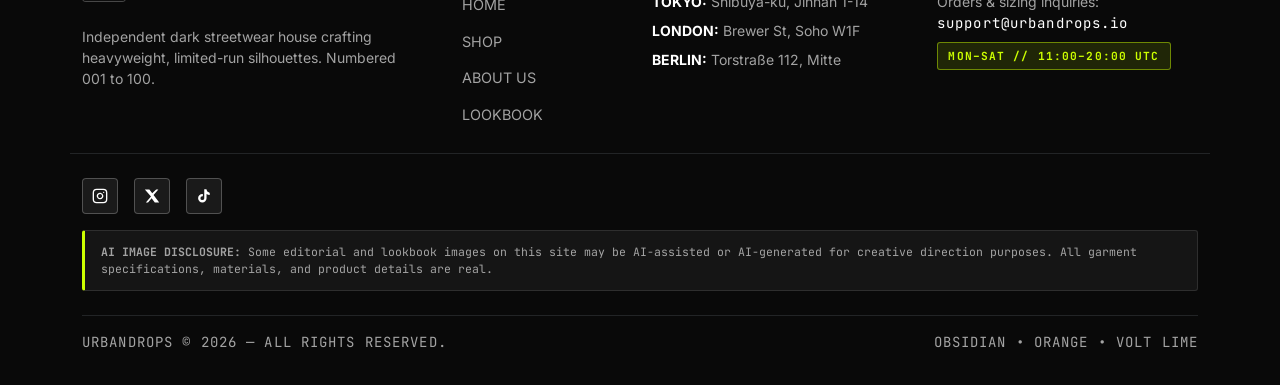
<file: pages/limited-drops.html>
<!DOCTYPE html>
<html lang="en" data-bs-theme="dark">
<head>
  <meta charset="UTF-8">
  <meta name="viewport" content="width=device-width, initial-scale=1.0">
  <title>Limited Drops | URBANDROPS</title>
  <link rel="preconnect" href="https://fonts.googleapis.com">
  <link rel="preconnect" href="https://fonts.gstatic.com" crossorigin>
  <link href="https://fonts.googleapis.com/css2?family=Inter:wght@400;500;600;700&family=JetBrains+Mono:wght@500;700;800&family=Space+Grotesk:wght@600;700;800&display=swap" rel="stylesheet">
  <link href="https://cdn.jsdelivr.net/npm/bootstrap@5.3.3/dist/css/bootstrap.min.css" rel="stylesheet">
  <link rel="stylesheet" href="../css/drops-member.css">
  <link rel="stylesheet" href="../css/shared-chrome.css">
</head>
<body>
  <a class="skip-link" href="#main-content">Skip to main content</a>

    <!-- Top Drop Ticker -->
  <div class="ud-ticker text-center">
    <div class="container">
      DROP 04 LIVE NOW // STRICTLY 100 PIECES PER SKU // ZERO RESTOCKS
    </div>
  </div>

  <!-- Shared Sticky Header & Navbar -->
  <header class="ud-header sticky-top">
    <nav class="navbar navbar-expand-lg ud-navbar" aria-label="Primary Navigation">
      <div class="container">
        <a class="ud-brand" href="../index.html">
          <img src="../images/Logo.png" alt="URBANDROPS Logo" class="ud-brand-logo" onerror="this.onerror=null;this.style.opacity='0.4'">
          <div>
            <span class="ud-brand-name">URBANDROPS</span>
            <span class="ud-brand-sub">NOT FOR EVERYONE</span>
          </div>
        </a>

        <div class="d-flex align-items-center gap-2 order-lg-3">
          <!-- Light / Dark Mode Toggle -->
          <button type="button" class="ud-theme-toggle" id="udThemeToggle" aria-label="Switch to light mode" title="Switch to Light Mode">
            <span class="ud-theme-icon" aria-hidden="true">☀️</span>
          </button>

          <!-- Cart Icon + Dynamic Badge -->
          <button type="button" class="ud-cart-btn" data-open-cart aria-label="Open shopping bag">
            <svg width="18" height="18" viewBox="0 0 24 24" fill="none" stroke="currentColor" stroke-width="2" stroke-linecap="round" stroke-linejoin="round" aria-hidden="true">
              <path d="M6 2L3 6v14a2 2 0 0 0 2 2h14a2 2 0 0 0 2-2V6l-3-4z"></path>
              <line x1="3" y1="6" x2="21" y2="6"></line>
              <path d="M16 10a4 4 0 0 1-8 0"></path>
            </svg>
            <span class="ud-cart-badge" id="cart-badge" data-cart-badge>0</span>
          </button>

          <!-- Mobile Hamburger Menu (☰) -->
          <button class="navbar-toggler ud-toggler" type="button" data-bs-toggle="collapse" data-bs-target="#udNavbarCollapse" aria-controls="udNavbarCollapse" aria-expanded="false" aria-label="Toggle navigation">
            <span class="ud-hamburger-icon" aria-hidden="true">☰</span>
          </button>
        </div>

        <div class="collapse navbar-collapse order-lg-2" id="udNavbarCollapse">
          <ul class="navbar-nav mx-auto mb-2 mb-lg-0 gap-lg-1">
            <li class="nav-item">
              <a class="nav-link ud-nav-link" href="../index.html">HOME</a>
            </li>
            <li class="nav-item dropdown">
              <a class="nav-link ud-nav-link dropdown-toggle" href="#" role="button" data-bs-toggle="dropdown" aria-expanded="false">SHOP</a>
              <ul class="dropdown-menu dropdown-menu-dark ud-dropdown-menu">
                <li><a class="dropdown-item" href="mens-catalog.html">Men's Catalog</a></li>
                <li><a class="dropdown-item" href="womens-catalog.html">Women's Catalog</a></li>
                <li><a class="dropdown-item" href="product-detail.html">Product Detail</a></li>
                <li><a class="dropdown-item" href="size-guide.html">Size &amp; Fit Guide</a></li>
              </ul>
            </li>
            <li class="nav-item dropdown">
              <a class="nav-link ud-nav-link dropdown-toggle" href="#" role="button" data-bs-toggle="dropdown" aria-expanded="false">DROPS</a>
              <ul class="dropdown-menu dropdown-menu-dark ud-dropdown-menu">
                <li><a class="dropdown-item" href="limited-drops.html">Limited Drops</a></li>
                <li><a class="dropdown-item" href="lookbook.html">Drop 04 Lookbook</a></li>
                <li><a class="dropdown-item" href="about.html">About Us</a></li>
              </ul>
            </li>
            <li class="nav-item dropdown">
              <a class="nav-link ud-nav-link dropdown-toggle" href="#" role="button" data-bs-toggle="dropdown" aria-expanded="false">ACCOUNT</a>
              <ul class="dropdown-menu dropdown-menu-dark ud-dropdown-menu">
                <li><a class="dropdown-item" href="user-profile.html">Member Profile</a></li>
                <li><a class="dropdown-item" href="wishlist.html">Saved Wishlist</a></li>
                <li><a class="dropdown-item" href="cart-checkout.html">Cart &amp; Checkout</a></li>
                <li><a class="dropdown-item" href="order-tracking.html">Order Tracking</a></li>
              </ul>
            </li>
            <li class="nav-item dropdown">
              <a class="nav-link ud-nav-link dropdown-toggle" href="#" role="button" data-bs-toggle="dropdown" aria-expanded="false">SUPPORT</a>
              <ul class="dropdown-menu dropdown-menu-dark ud-dropdown-menu">
                <li><a class="dropdown-item" href="store-locator.html">Store Locator</a></li>
                <li><a class="dropdown-item" href="faq.html">FAQ &amp; Policies</a></li>
                <li><a class="dropdown-item" href="contact-support.html">Contact Support</a></li>
              </ul>
            </li>
          </ul>

          <!-- Search Input -->
          <form class="ud-search-wrap me-lg-3" id="navbarSearchForm" role="search">
            <span class="ud-search-icon" aria-hidden="true">
              <svg width="14" height="14" viewBox="0 0 24 24" fill="none" stroke="currentColor" stroke-width="2.2">
                <circle cx="11" cy="11" r="8"></circle>
                <line x1="21" y1="21" x2="16.65" y2="16.65"></line>
              </svg>
            </span>
            <input class="form-control ud-search-input" type="search" id="navbarSearchInput" placeholder="Search drops..." aria-label="Search drops" autocomplete="off">
            <div class="ud-search-results" id="navbarSearchResults"></div>
          </form>
        </div>
      </div>
    </nav>
  </header>

  <!-- Hero & Live Countdown Timer -->
  <header class="ud-page-hero">
    <div class="container">
      <div class="row align-items-center g-4">
        <div class="col-lg-7">
          <span class="ud-eyebrow">Capsule Release // Batch #047</span>
          <h1 class="ud-hero-title">Limited Drops</h1>
          <p class="ud-hero-subtitle mb-3">
            Zero restocks. Numbered technical outerwear, heavyweight fleece, and utility gear released in strict micro-batches.
          </p>
          <div class="d-flex flex-wrap gap-2">
            <span class="ud-badge-pill ud-badge-volt">
              <span class="ud-pulse-dot" aria-hidden="true"></span>
              <span id="dropTimerStatus">COUNTDOWN LIVE</span>
            </span>
            <span class="ud-badge-pill ud-badge-muted">150 UNITS WORLDWIDE</span>
            <span class="ud-badge-pill ud-badge-cta">VIP PLATINUM 24H EARLY ACCESS</span>
          </div>
        </div>

        <div class="col-lg-5">
          <div class="ud-countdown-panel text-center">
            <div class="ud-mono small text-secondary text-uppercase mb-2">NEXT CAPSULE UNLOCK IN</div>
            <div id="dropCountdownClock" class="ud-countdown-clock" aria-live="off">04:12:59</div>
            <div class="ud-countdown-units" aria-hidden="true">
              <span>HRS</span>
              <span>MIN</span>
              <span>SEC</span>
            </div>
            <div class="mt-3 pt-3 border-top border-secondary border-opacity-25 d-flex flex-wrap justify-content-between align-items-center gap-2 small">
              <span class="ud-mono text-secondary">LEAD ITEM: STEALTH PARKA</span>
              <a href="#notifySignupSection" class="ud-inline-link ud-mono fw-bold">GET ALERT &rarr;</a>
            </div>
          </div>
        </div>
      </div>
    </div>
  </header>

  <main id="main-content" class="py-5">
    <div class="container">
      <!-- Next Drop Teaser Cards -->
      <section class="mb-5" aria-labelledby="teaserHeading">
        <div class="d-flex flex-column flex-md-row justify-content-between align-items-md-end gap-2 mb-4">
          <div>
            <span class="ud-eyebrow">Upcoming Releases</span>
            <h2 id="teaserHeading" class="h3 fw-bold text-uppercase mb-0">Next Drop Teaser Lineup</h2>
          </div>
          <span class="ud-mono small text-secondary">ALL TIMESTAMPS IN PKT (UTC+5)</span>
        </div>

        <div id="dropTeaserGrid" class="row g-4">
          <!-- Populated dynamically by drops-member.js -->
        </div>
      </section>

      <!-- NOTIFY ME Email Signup Section -->
      <section id="notifySignupSection" class="ud-notify-section p-4 p-lg-5" aria-labelledby="notifyHeading">
        <div class="row align-items-center g-4">
          <div class="col-lg-5">
            <span class="ud-eyebrow">Drop Priority Queue</span>
            <h2 id="notifyHeading" class="h3 fw-bold text-uppercase mb-2">Lock In Early Drop Alerts</h2>
            <p class="text-secondary small mb-3">
              Enter your email to receive private checkout links 15 minutes before the public countdown hits zero.
            </p>
            <div class="ud-mono small text-secondary">
              ACTIVE SUBSCRIBERS IN QUEUE: <span id="notifySubscriberCount" class="text-white fw-bold">1,842</span>
            </div>
          </div>

          <div class="col-lg-7">
            <!-- Instant Confirmation Feedback Banner -->
            <div id="notifyConfirmationBanner" class="alert ud-alert-success d-none mb-3" role="alert" aria-live="polite">
              <div class="d-flex align-items-center gap-2 mb-1">
                <span class="ud-badge-pill ud-badge-volt">CONFIRMED</span>
                <div class="ud-alert-title mb-0">Drop Notification Locked In</div>
              </div>
              <p id="notifyConfirmedSummary" class="mb-0 small text-white"></p>
            </div>

            <form id="notifyMeForm" novalidate>
              <div class="row g-3">
                <div class="col-md-6">
                  <label for="notifyEmailInput" class="form-label ud-form-label">Email Address</label>
                  <input
                    id="notifyEmailInput"
                    type="email"
                    class="form-control ud-form-control"
                    placeholder="you@urbandrops.pk"
                    autocomplete="email"
                    aria-describedby="notifyEmailFeedback"
                    required
                  >
                  <div id="notifyEmailFeedback" class="ud-mono small mt-1 d-none" style="color: #FF4D00;" role="status" aria-live="polite"></div>
                </div>
                <div class="col-md-6">
                  <label for="notifyDropSelect" class="form-label ud-form-label">Target Drop</label>
                  <select id="notifyDropSelect" class="form-select ud-form-select">
                    <option value="All Upcoming Drops">All Upcoming Drops</option>
                    <option value="Stealth Shell Tech Parka">Stealth Shell Tech Parka</option>
                    <option value="Volt Reflective Cargo Pant">Volt Reflective Cargo Pant</option>
                    <option value="Acid Wash Heavyweight Hoodie">Acid Wash Heavyweight Hoodie</option>
                    <option value="Tactical Cordura Chest Rig">Tactical Cordura Chest Rig</option>
                  </select>
                </div>
                <div class="col-12 d-flex flex-column flex-sm-row align-items-sm-center justify-content-between gap-3 pt-1">
                  <span class="ud-mono small text-secondary">ZERO SPAM // INSTANT SMS &amp; EMAIL DISPATCH</span>
                  <button type="submit" id="notifySubmitBtn" class="btn ud-btn-cta px-4 py-2">
                    NOTIFY ME
                  </button>
                </div>
              </div>
            </form>
          </div>
        </div>
      </section>
    </div>
  </main>

    <!-- Shared Dark Footer -->
  <footer class="ud-footer" id="footer-support">
    <div class="container">
      <div class="row g-4 pb-4 border-bottom border-secondary border-opacity-25">
        <div class="col-lg-4">
          <a class="ud-brand mb-3" href="../index.html">
            <img src="../images/Logo.png" alt="URBANDROPS Logo" class="ud-brand-logo" onerror="this.onerror=null;this.style.opacity='0.4'">
            <div>
              <span class="ud-brand-name">URBANDROPS</span>
              <span class="ud-brand-sub">NOT FOR EVERYONE</span>
            </div>
          </a>
          <p class="text-ud-muted small mt-2" style="max-width: 320px;">
            Independent dark streetwear house crafting heavyweight, limited-run silhouettes. Numbered 001 to 100.
          </p>
        </div>

        <div class="col-6 col-lg-2">
          <h3 class="font-mono-tech small text-lime text-uppercase mb-3">NAVIGATION</h3>
          <ul class="list-unstyled d-grid gap-2 mb-0">
            <li><a href="../index.html" class="ud-footer-link">HOME</a></li>
            <li><a href="../index.html#trending-section" class="ud-footer-link">SHOP</a></li>
            <li><a href="about.html" class="ud-footer-link">ABOUT US</a></li>
            <li><a href="lookbook.html" class="ud-footer-link">LOOKBOOK</a></li>
          </ul>
        </div>

        <div class="col-6 col-lg-3">
          <h3 class="font-mono-tech small text-lime text-uppercase mb-3">FLAGSHIP STORES</h3>
          <ul class="list-unstyled d-grid gap-2 mb-0 small text-ud-muted">
            <li><strong class="text-white">TOKYO:</strong> Shibuya-ku, Jinnan 1-14</li>
            <li><strong class="text-white">LONDON:</strong> Brewer St, Soho W1F</li>
            <li><strong class="text-white">BERLIN:</strong> Torstraße 112, Mitte</li>
          </ul>
        </div>

        <div class="col-lg-3">
          <h3 class="font-mono-tech small text-lime text-uppercase mb-3">SUPPORT &amp; DISPATCH</h3>
          <p class="text-ud-muted small mb-2">Orders &amp; sizing inquiries:<br><span class="text-white font-mono-tech">support@urbandrops.io</span></p>
          <span class="ud-tag-lime">MON–SAT // 11:00–20:00 UTC</span>
        </div>
      </div>

      <!-- Footer Social Links & AI Disclosure -->
      <div class="d-flex flex-wrap gap-3 mb-3 mt-4">
        <a href="#" class="ud-social-link" aria-label="URBANDROPS on Instagram">
          <svg width="16" height="16" fill="currentColor" viewBox="0 0 24 24" aria-hidden="true"><rect x="2" y="2" width="20" height="20" rx="5" ry="5" fill="none" stroke="currentColor" stroke-width="2"/><path d="M16 11.37A4 4 0 1 1 12.63 8 4 4 0 0 1 16 11.37z" fill="none" stroke="currentColor" stroke-width="2"/><line x1="17.5" y1="6.5" x2="17.51" y2="6.5" stroke="currentColor" stroke-width="2" stroke-linecap="round"/></svg>
        </a>
        <a href="#" class="ud-social-link" aria-label="URBANDROPS on X / Twitter">
          <svg width="16" height="16" fill="currentColor" viewBox="0 0 24 24" aria-hidden="true"><path d="M18.244 2.25h3.308l-7.227 8.26 8.502 11.24H16.17l-4.714-6.231-5.401 6.231H2.744l7.733-8.835L1.254 2.25H8.08l4.253 5.622L18.244 2.25z"/></svg>
        </a>
        <a href="#" class="ud-social-link" aria-label="URBANDROPS on TikTok">
          <svg width="16" height="16" fill="currentColor" viewBox="0 0 24 24" aria-hidden="true"><path d="M19.59 6.69a4.83 4.83 0 0 1-3.77-4.25V2h-3.45v13.67a2.89 2.89 0 0 1-2.88 2.5 2.89 2.89 0 0 1-2.89-2.89 2.89 2.89 0 0 1 2.89-2.89c.28 0 .54.04.79.1V9.01a6.33 6.33 0 0 0-.79-.05 6.34 6.34 0 0 0-6.34 6.34 6.34 6.34 0 0 0 6.34 6.34 6.34 6.34 0 0 0 6.33-6.34V9.03a8.16 8.16 0 0 0 4.77 1.52V7.1a4.85 4.85 0 0 1-1-.41z"/></svg>
        </a>
      </div>
      <div class="ud-ai-disclosure mb-4">
        <strong>AI IMAGE DISCLOSURE:</strong> Some editorial and lookbook images on this site may be AI-assisted or AI-generated for creative direction purposes. All garment specifications, materials, and product details are real.
      </div>

      <div class="d-flex flex-column flex-sm-row justify-content-between align-items-center pt-3 border-top border-secondary border-opacity-25 gap-2">
        <p class="font-mono-tech small text-ud-muted mb-0">URBANDROPS © 2026 — ALL RIGHTS RESERVED.</p>
        <p class="font-mono-tech small text-ud-muted mb-0">OBSIDIAN • ORANGE • VOLT LIME</p>
      </div>
    </div>
  </footer>

  <script src="https://cdn.jsdelivr.net/npm/bootstrap@5.3.3/dist/js/bootstrap.bundle.min.js"></script>
  <script src="../js/drops-member.js"></script>
  <script src="../js/shared-chrome.js"></script>
</body>
</html>
</file>
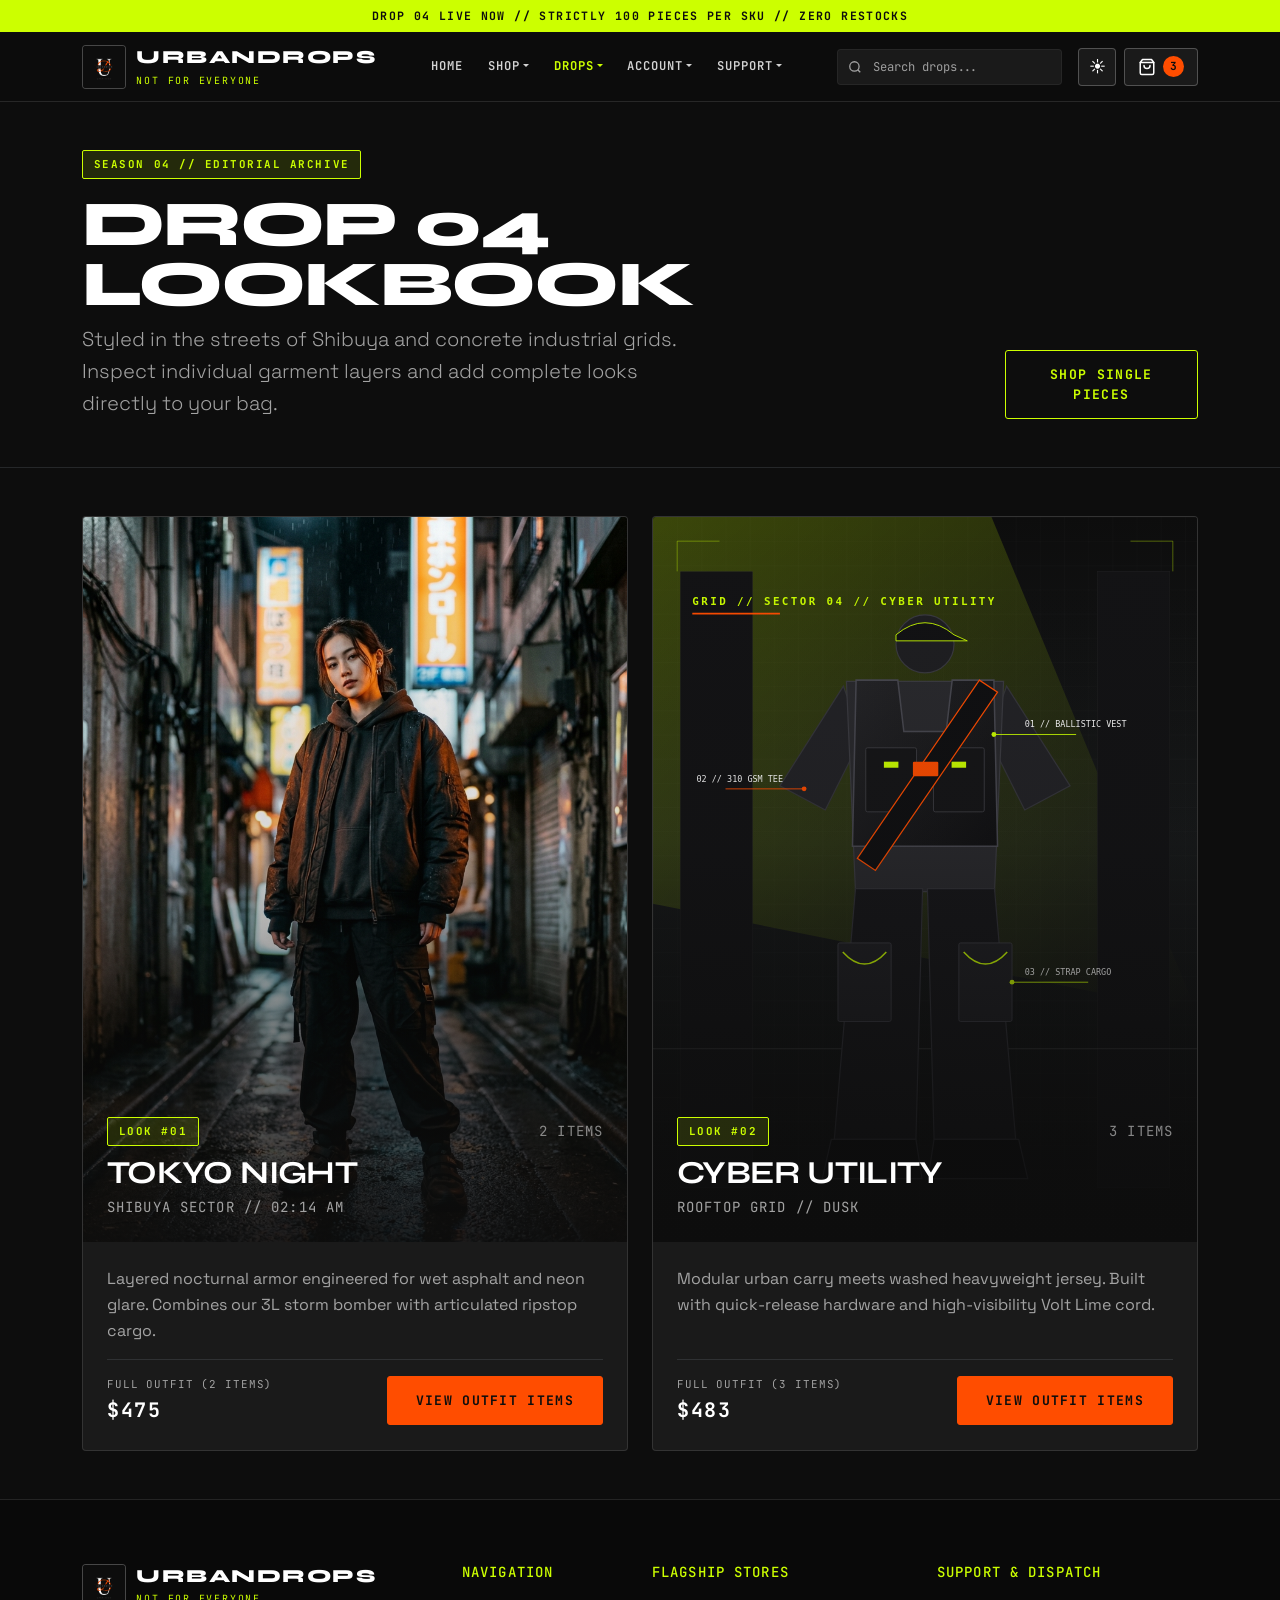
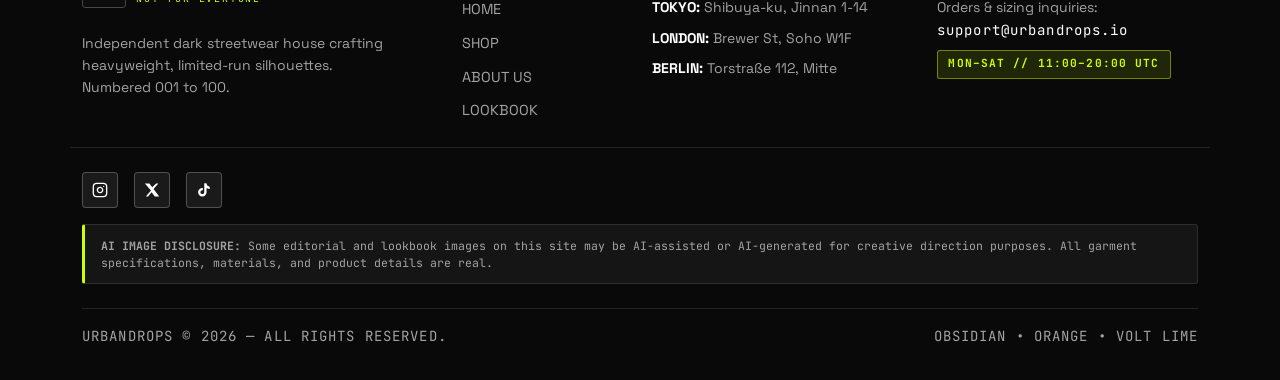
<file: pages/lookbook.html>
<!DOCTYPE html>
<html lang="en">
<head>
  <meta charset="UTF-8">
  <meta name="viewport" content="width=device-width, initial-scale=1.0">
  <title>LOOKBOOK // URBANDROPS — NOT FOR EVERYONE</title>
  <link rel="preconnect" href="https://fonts.googleapis.com">
  <link rel="preconnect" href="https://fonts.gstatic.com" crossorigin>
  <link href="https://fonts.googleapis.com/css2?family=Inter:wght@400;500;600&family=JetBrains+Mono:wght@400;600;700&family=Space+Grotesk:wght@500;600;700&family=Syne:wght@700;800&display=swap" rel="stylesheet">
  <link href="https://cdn.jsdelivr.net/npm/bootstrap@5.3.3/dist/css/bootstrap.min.css" rel="stylesheet" integrity="sha384-QWTKZyjpPEjISv5WaRU9OFeRpok6YctnYmDr5pNlyT2bRjXh0JMhjY6hW+ALEwIH" crossorigin="anonymous">
  <link rel="stylesheet" href="../css/style.css">
  <link rel="stylesheet" href="../css/shared-chrome.css">
</head>
<body>

    <!-- Top Drop Ticker -->
  <div class="ud-ticker text-center">
    <div class="container">
      DROP 04 LIVE NOW // STRICTLY 100 PIECES PER SKU // ZERO RESTOCKS
    </div>
  </div>

  <!-- Shared Sticky Header & Navbar -->
  <header class="ud-header sticky-top">
    <nav class="navbar navbar-expand-lg ud-navbar" aria-label="Primary Navigation">
      <div class="container">
        <a class="ud-brand" href="../index.html">
          <img src="../images/Logo.png" alt="URBANDROPS Logo" class="ud-brand-logo" onerror="this.onerror=null;this.style.opacity='0.4'">
          <div>
            <span class="ud-brand-name">URBANDROPS</span>
            <span class="ud-brand-sub">NOT FOR EVERYONE</span>
          </div>
        </a>

        <div class="d-flex align-items-center gap-2 order-lg-3">
          <!-- Light / Dark Mode Toggle -->
          <button type="button" class="ud-theme-toggle" id="udThemeToggle" aria-label="Switch to light mode" title="Switch to Light Mode">
            <span class="ud-theme-icon" aria-hidden="true">☀️</span>
          </button>

          <!-- Cart Icon + Dynamic Badge -->
          <button type="button" class="ud-cart-btn" data-open-cart aria-label="Open shopping bag">
            <svg width="18" height="18" viewBox="0 0 24 24" fill="none" stroke="currentColor" stroke-width="2" stroke-linecap="round" stroke-linejoin="round" aria-hidden="true">
              <path d="M6 2L3 6v14a2 2 0 0 0 2 2h14a2 2 0 0 0 2-2V6l-3-4z"></path>
              <line x1="3" y1="6" x2="21" y2="6"></line>
              <path d="M16 10a4 4 0 0 1-8 0"></path>
            </svg>
            <span class="ud-cart-badge" id="cart-badge" data-cart-badge>0</span>
          </button>

          <!-- Mobile Hamburger Menu (☰) -->
          <button class="navbar-toggler ud-toggler" type="button" data-bs-toggle="collapse" data-bs-target="#udNavbarCollapse" aria-controls="udNavbarCollapse" aria-expanded="false" aria-label="Toggle navigation">
            <span class="ud-hamburger-icon" aria-hidden="true">☰</span>
          </button>
        </div>

        <div class="collapse navbar-collapse order-lg-2" id="udNavbarCollapse">
          <ul class="navbar-nav mx-auto mb-2 mb-lg-0 gap-lg-1">
            <li class="nav-item">
              <a class="nav-link ud-nav-link" href="../index.html">HOME</a>
            </li>
            <li class="nav-item dropdown">
              <a class="nav-link ud-nav-link dropdown-toggle" href="#" role="button" data-bs-toggle="dropdown" aria-expanded="false">SHOP</a>
              <ul class="dropdown-menu dropdown-menu-dark ud-dropdown-menu">
                <li><a class="dropdown-item" href="mens-catalog.html">Men's Catalog</a></li>
                <li><a class="dropdown-item" href="womens-catalog.html">Women's Catalog</a></li>
                <li><a class="dropdown-item" href="product-detail.html">Product Detail</a></li>
                <li><a class="dropdown-item" href="size-guide.html">Size &amp; Fit Guide</a></li>
              </ul>
            </li>
            <li class="nav-item dropdown">
              <a class="nav-link ud-nav-link dropdown-toggle" href="#" role="button" data-bs-toggle="dropdown" aria-expanded="false">DROPS</a>
              <ul class="dropdown-menu dropdown-menu-dark ud-dropdown-menu">
                <li><a class="dropdown-item" href="limited-drops.html">Limited Drops</a></li>
                <li><a class="dropdown-item" href="lookbook.html">Drop 04 Lookbook</a></li>
                <li><a class="dropdown-item" href="about.html">About Us</a></li>
              </ul>
            </li>
            <li class="nav-item dropdown">
              <a class="nav-link ud-nav-link dropdown-toggle" href="#" role="button" data-bs-toggle="dropdown" aria-expanded="false">ACCOUNT</a>
              <ul class="dropdown-menu dropdown-menu-dark ud-dropdown-menu">
                <li><a class="dropdown-item" href="user-profile.html">Member Profile</a></li>
                <li><a class="dropdown-item" href="wishlist.html">Saved Wishlist</a></li>
                <li><a class="dropdown-item" href="cart-checkout.html">Cart &amp; Checkout</a></li>
                <li><a class="dropdown-item" href="order-tracking.html">Order Tracking</a></li>
              </ul>
            </li>
            <li class="nav-item dropdown">
              <a class="nav-link ud-nav-link dropdown-toggle" href="#" role="button" data-bs-toggle="dropdown" aria-expanded="false">SUPPORT</a>
              <ul class="dropdown-menu dropdown-menu-dark ud-dropdown-menu">
                <li><a class="dropdown-item" href="store-locator.html">Store Locator</a></li>
                <li><a class="dropdown-item" href="faq.html">FAQ &amp; Policies</a></li>
                <li><a class="dropdown-item" href="contact-support.html">Contact Support</a></li>
              </ul>
            </li>
          </ul>

          <!-- Search Input -->
          <form class="ud-search-wrap me-lg-3" id="navbarSearchForm" role="search">
            <span class="ud-search-icon" aria-hidden="true">
              <svg width="14" height="14" viewBox="0 0 24 24" fill="none" stroke="currentColor" stroke-width="2.2">
                <circle cx="11" cy="11" r="8"></circle>
                <line x1="21" y1="21" x2="16.65" y2="16.65"></line>
              </svg>
            </span>
            <input class="form-control ud-search-input" type="search" id="navbarSearchInput" placeholder="Search drops..." aria-label="Search drops" autocomplete="off">
            <div class="ud-search-results" id="navbarSearchResults"></div>
          </form>
        </div>
      </div>
    </nav>
  </header>

  <main>
    <!-- Lookbook Header -->
    <section class="py-5 border-bottom border-secondary border-opacity-25">
      <div class="container">
        <div class="d-flex flex-column flex-md-row justify-content-between align-items-md-end gap-3">
          <div>
            <span class="ud-tag-lime mb-3">SEASON 04 // EDITORIAL ARCHIVE</span>
            <h1 class="ud-hero-title mb-2" style="font-size: clamp(2.3rem, 5vw, 4rem);">DROP 04 LOOKBOOK</h1>
            <p class="lead text-ud-muted mb-0" style="max-width: 600px;">
              Styled in the streets of Shibuya and concrete industrial grids. Inspect individual garment layers and add complete looks directly to your bag.
            </p>
          </div>
          <a href="../index.html#trending-section" class="btn btn-ud-outline-lime">SHOP SINGLE PIECES</a>
        </div>
      </div>
    </section>

    <!-- Outfit Photo Gallery (Populated by js/main.js for Look #01 'Tokyo Night' & Look #02 'Cyber Utility') -->
    <section class="py-4 py-md-5">
      <div class="container">
        <div class="row g-3 g-md-4" id="lookbook-gallery">
          <!-- Look #01 'Tokyo Night' & Look #02 'Cyber Utility' rendered dynamically -->
        </div>
      </div>
    </section>
  </main>

  <!-- Pop-up Outfit Modal -->
  <div class="modal fade" id="outfitModal" tabindex="-1" aria-labelledby="outfitModalTitle" aria-hidden="true">
    <div class="modal-dialog modal-lg modal-dialog-centered">
      <div class="modal-content ud-modal-content">
        <div class="modal-header ud-modal-header">
          <div>
            <span class="font-mono-tech text-lime small d-block" id="outfitModalLocation">SHIBUYA SECTOR</span>
            <h2 class="modal-title font-display fs-4 fw-bold text-uppercase mb-0" id="outfitModalTitle">LOOK #01 — Tokyo Night</h2>
          </div>
          <button type="button" class="btn-close btn-close-white" data-bs-dismiss="modal" aria-label="Close"></button>
        </div>

        <div class="modal-body p-4">
          <div class="row g-4 align-items-start">
            <div class="col-md-5">
              <div class="rounded overflow-hidden border border-secondary border-opacity-25 bg-obsidian">
                <img id="outfitModalImage" src="../images/look-01-tokyo-night.jpg" alt="Selected Lookbook Outfit" class="img-fluid w-100 object-fit-cover" style="aspect-ratio: 3 / 4;" onerror="this.onerror=null;this.style.background='#1A1A1A'">
              </div>
            </div>

            <div class="col-md-7">
              <p class="text-ud-muted small mb-3" id="outfitModalDesc"></p>

              <div class="mb-3">
                <span class="font-mono-tech small text-lime d-block mb-2">OUTFIT ITEM BREAKDOWN</span>
                <div class="bg-obsidian border border-secondary border-opacity-25 rounded px-3" id="outfitModalItems"></div>
              </div>

              <div class="mb-4">
                <div class="d-flex justify-content-between align-items-center mb-2">
                  <span class="font-mono-tech small text-ud-muted">SELECT OUTFIT SIZE</span>
                  <span class="font-mono-tech small text-lime">SELECTED: <strong id="outfitSelectedSizeLabel">M</strong></span>
                </div>
                <div class="d-flex flex-wrap gap-2" role="group" aria-label="Outfit size selection">
                  <button type="button" class="ud-size-btn" data-size="S">S</button>
                  <button type="button" class="ud-size-btn active" data-size="M">M</button>
                  <button type="button" class="ud-size-btn" data-size="L">L</button>
                  <button type="button" class="ud-size-btn" data-size="XL">XL</button>
                </div>
              </div>

              <div class="d-flex flex-column flex-sm-row justify-content-between align-items-stretch align-items-sm-center gap-3 pt-3 border-top border-secondary border-opacity-25">
                <div>
                  <span class="font-mono-tech text-ud-muted d-block" style="font-size:0.7rem;">OUTFIT TOTAL</span>
                  <span class="font-display fs-3 fw-bold text-white" id="outfitModalTotal">$475</span>
                </div>
                <button type="button" class="btn btn-ud-orange ud-btn-mobile-full" id="addOutfitToCartBtn">
                  Add Outfit to Cart
                </button>
              </div>
            </div>
          </div>
        </div>
      </div>
    </div>
  </div>

    <!-- Shared Dark Footer -->
  <footer class="ud-footer" id="footer-support">
    <div class="container">
      <div class="row g-4 pb-4 border-bottom border-secondary border-opacity-25">
        <div class="col-lg-4">
          <a class="ud-brand mb-3" href="../index.html">
            <img src="../images/Logo.png" alt="URBANDROPS Logo" class="ud-brand-logo" onerror="this.onerror=null;this.style.opacity='0.4'">
            <div>
              <span class="ud-brand-name">URBANDROPS</span>
              <span class="ud-brand-sub">NOT FOR EVERYONE</span>
            </div>
          </a>
          <p class="text-ud-muted small mt-2" style="max-width: 320px;">
            Independent dark streetwear house crafting heavyweight, limited-run silhouettes. Numbered 001 to 100.
          </p>
        </div>

        <div class="col-6 col-lg-2">
          <h3 class="font-mono-tech small text-lime text-uppercase mb-3">NAVIGATION</h3>
          <ul class="list-unstyled d-grid gap-2 mb-0">
            <li><a href="../index.html" class="ud-footer-link">HOME</a></li>
            <li><a href="../index.html#trending-section" class="ud-footer-link">SHOP</a></li>
            <li><a href="about.html" class="ud-footer-link">ABOUT US</a></li>
            <li><a href="lookbook.html" class="ud-footer-link">LOOKBOOK</a></li>
          </ul>
        </div>

        <div class="col-6 col-lg-3">
          <h3 class="font-mono-tech small text-lime text-uppercase mb-3">FLAGSHIP STORES</h3>
          <ul class="list-unstyled d-grid gap-2 mb-0 small text-ud-muted">
            <li><strong class="text-white">TOKYO:</strong> Shibuya-ku, Jinnan 1-14</li>
            <li><strong class="text-white">LONDON:</strong> Brewer St, Soho W1F</li>
            <li><strong class="text-white">BERLIN:</strong> Torstraße 112, Mitte</li>
          </ul>
        </div>

        <div class="col-lg-3">
          <h3 class="font-mono-tech small text-lime text-uppercase mb-3">SUPPORT &amp; DISPATCH</h3>
          <p class="text-ud-muted small mb-2">Orders &amp; sizing inquiries:<br><span class="text-white font-mono-tech">support@urbandrops.io</span></p>
          <span class="ud-tag-lime">MON–SAT // 11:00–20:00 UTC</span>
        </div>
      </div>

      <!-- Footer Social Links & AI Disclosure -->
      <div class="d-flex flex-wrap gap-3 mb-3 mt-4">
        <a href="#" class="ud-social-link" aria-label="URBANDROPS on Instagram">
          <svg width="16" height="16" fill="currentColor" viewBox="0 0 24 24" aria-hidden="true"><rect x="2" y="2" width="20" height="20" rx="5" ry="5" fill="none" stroke="currentColor" stroke-width="2"/><path d="M16 11.37A4 4 0 1 1 12.63 8 4 4 0 0 1 16 11.37z" fill="none" stroke="currentColor" stroke-width="2"/><line x1="17.5" y1="6.5" x2="17.51" y2="6.5" stroke="currentColor" stroke-width="2" stroke-linecap="round"/></svg>
        </a>
        <a href="#" class="ud-social-link" aria-label="URBANDROPS on X / Twitter">
          <svg width="16" height="16" fill="currentColor" viewBox="0 0 24 24" aria-hidden="true"><path d="M18.244 2.25h3.308l-7.227 8.26 8.502 11.24H16.17l-4.714-6.231-5.401 6.231H2.744l7.733-8.835L1.254 2.25H8.08l4.253 5.622L18.244 2.25z"/></svg>
        </a>
        <a href="#" class="ud-social-link" aria-label="URBANDROPS on TikTok">
          <svg width="16" height="16" fill="currentColor" viewBox="0 0 24 24" aria-hidden="true"><path d="M19.59 6.69a4.83 4.83 0 0 1-3.77-4.25V2h-3.45v13.67a2.89 2.89 0 0 1-2.88 2.5 2.89 2.89 0 0 1-2.89-2.89 2.89 2.89 0 0 1 2.89-2.89c.28 0 .54.04.79.1V9.01a6.33 6.33 0 0 0-.79-.05 6.34 6.34 0 0 0-6.34 6.34 6.34 6.34 0 0 0 6.34 6.34 6.34 6.34 0 0 0 6.33-6.34V9.03a8.16 8.16 0 0 0 4.77 1.52V7.1a4.85 4.85 0 0 1-1-.41z"/></svg>
        </a>
      </div>
      <div class="ud-ai-disclosure mb-4">
        <strong>AI IMAGE DISCLOSURE:</strong> Some editorial and lookbook images on this site may be AI-assisted or AI-generated for creative direction purposes. All garment specifications, materials, and product details are real.
      </div>

      <div class="d-flex flex-column flex-sm-row justify-content-between align-items-center pt-3 border-top border-secondary border-opacity-25 gap-2">
        <p class="font-mono-tech small text-ud-muted mb-0">URBANDROPS © 2026 — ALL RIGHTS RESERVED.</p>
        <p class="font-mono-tech small text-ud-muted mb-0">OBSIDIAN • ORANGE • VOLT LIME</p>
      </div>
    </div>
  </footer>

  <script src="https://cdn.jsdelivr.net/npm/bootstrap@5.3.3/dist/js/bootstrap.bundle.min.js" integrity="sha384-YvpcrYf0tY3lHB60NNkmXc5s9fDVZLESaAA55NDzOxhy9GkcIdslK1eN7N6jIeHz" crossorigin="anonymous"></script>
  <script src="../js/main.js"></script>
  <script src="../js/shared-chrome.js"></script>
</body>
</html>
</file>
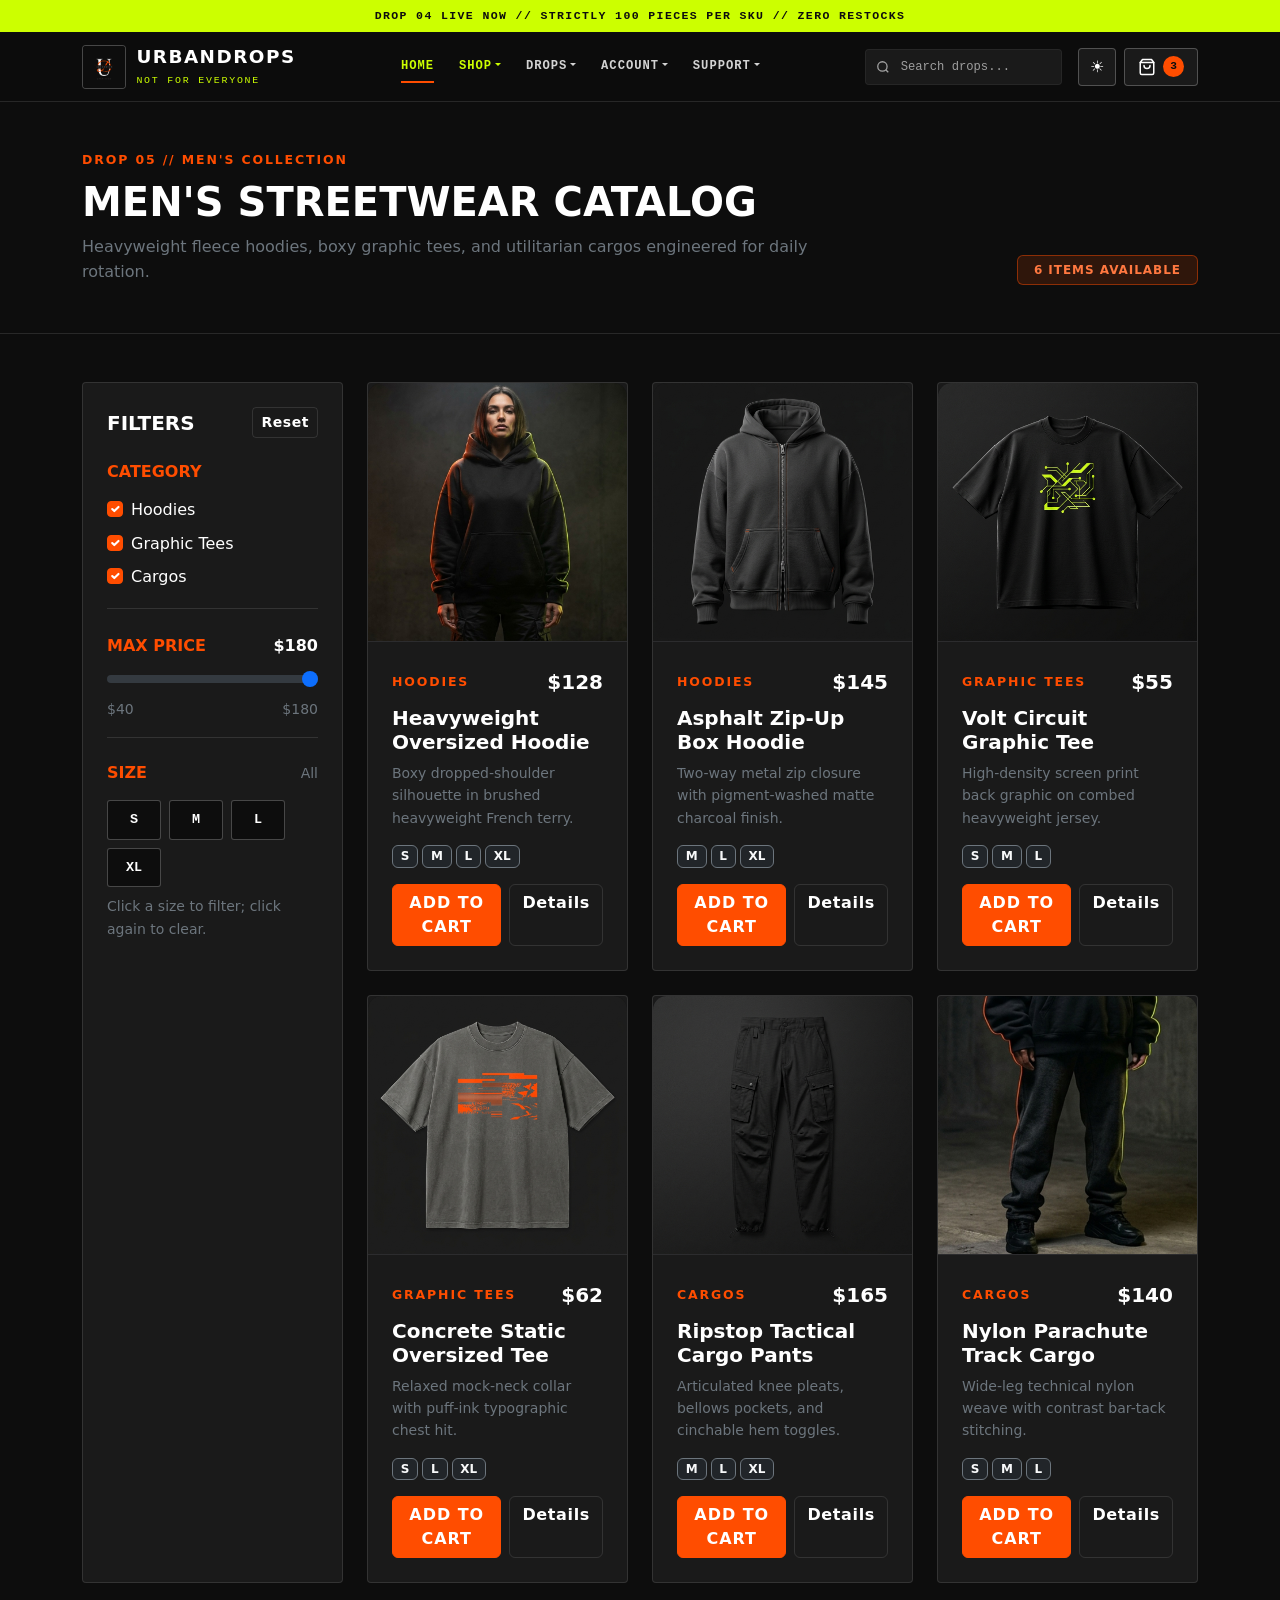
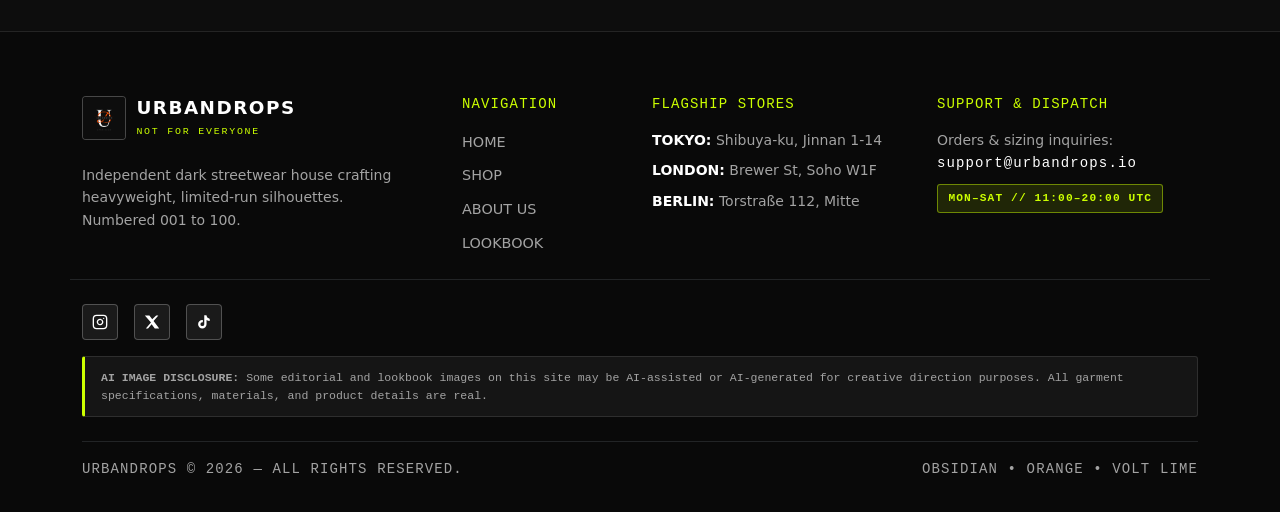
<file: pages/mens-catalog.html>
<!DOCTYPE html>
<html lang="en">
<head>
  <meta charset="UTF-8" />
  <meta name="viewport" content="width=device-width, initial-scale=1.0" />
  <title>Men's Catalog | URBANDROPS</title>
  <link
    href="https://cdn.jsdelivr.net/npm/bootstrap@5.3.3/dist/css/bootstrap.min.css"
    rel="stylesheet"
    integrity="sha384-QWTKZyjpPEjISv5WaRU9OFeRpok6YctnYmDr5pNlyT2bRjXh0JMhjY6hW+ALEwIH"
    crossorigin="anonymous"
  />
  <link rel="stylesheet" href="../css/style.css" />
  <link rel="stylesheet" href="../css/shared-chrome.css">
</head>
<body>
  <a href="#catalogGrid" class="ud-skip-link">Skip to product catalog</a>
    <!-- Top Drop Ticker -->
  <div class="ud-ticker text-center">
    <div class="container">
      DROP 04 LIVE NOW // STRICTLY 100 PIECES PER SKU // ZERO RESTOCKS
    </div>
  </div>

  <!-- Shared Sticky Header & Navbar -->
  <header class="ud-header sticky-top">
    <nav class="navbar navbar-expand-lg ud-navbar" aria-label="Primary Navigation">
      <div class="container">
        <a class="ud-brand" href="../index.html">
          <img src="../images/Logo.png" alt="URBANDROPS Logo" class="ud-brand-logo" onerror="this.onerror=null;this.style.opacity='0.4'">
          <div>
            <span class="ud-brand-name">URBANDROPS</span>
            <span class="ud-brand-sub">NOT FOR EVERYONE</span>
          </div>
        </a>

        <div class="d-flex align-items-center gap-2 order-lg-3">
          <!-- Light / Dark Mode Toggle -->
          <button type="button" class="ud-theme-toggle" id="udThemeToggle" aria-label="Switch to light mode" title="Switch to Light Mode">
            <span class="ud-theme-icon" aria-hidden="true">☀️</span>
          </button>

          <!-- Cart Icon + Dynamic Badge -->
          <button type="button" class="ud-cart-btn" data-open-cart aria-label="Open shopping bag">
            <svg width="18" height="18" viewBox="0 0 24 24" fill="none" stroke="currentColor" stroke-width="2" stroke-linecap="round" stroke-linejoin="round" aria-hidden="true">
              <path d="M6 2L3 6v14a2 2 0 0 0 2 2h14a2 2 0 0 0 2-2V6l-3-4z"></path>
              <line x1="3" y1="6" x2="21" y2="6"></line>
              <path d="M16 10a4 4 0 0 1-8 0"></path>
            </svg>
            <span class="ud-cart-badge" id="cart-badge" data-cart-badge>0</span>
          </button>

          <!-- Mobile Hamburger Menu (☰) -->
          <button class="navbar-toggler ud-toggler" type="button" data-bs-toggle="collapse" data-bs-target="#udNavbarCollapse" aria-controls="udNavbarCollapse" aria-expanded="false" aria-label="Toggle navigation">
            <span class="ud-hamburger-icon" aria-hidden="true">☰</span>
          </button>
        </div>

        <div class="collapse navbar-collapse order-lg-2" id="udNavbarCollapse">
          <ul class="navbar-nav mx-auto mb-2 mb-lg-0 gap-lg-1">
            <li class="nav-item">
              <a class="nav-link ud-nav-link" href="../index.html">HOME</a>
            </li>
            <li class="nav-item dropdown">
              <a class="nav-link ud-nav-link dropdown-toggle" href="#" role="button" data-bs-toggle="dropdown" aria-expanded="false">SHOP</a>
              <ul class="dropdown-menu dropdown-menu-dark ud-dropdown-menu">
                <li><a class="dropdown-item" href="mens-catalog.html">Men's Catalog</a></li>
                <li><a class="dropdown-item" href="womens-catalog.html">Women's Catalog</a></li>
                <li><a class="dropdown-item" href="product-detail.html">Product Detail</a></li>
                <li><a class="dropdown-item" href="size-guide.html">Size &amp; Fit Guide</a></li>
              </ul>
            </li>
            <li class="nav-item dropdown">
              <a class="nav-link ud-nav-link dropdown-toggle" href="#" role="button" data-bs-toggle="dropdown" aria-expanded="false">DROPS</a>
              <ul class="dropdown-menu dropdown-menu-dark ud-dropdown-menu">
                <li><a class="dropdown-item" href="limited-drops.html">Limited Drops</a></li>
                <li><a class="dropdown-item" href="lookbook.html">Drop 04 Lookbook</a></li>
                <li><a class="dropdown-item" href="about.html">About Us</a></li>
              </ul>
            </li>
            <li class="nav-item dropdown">
              <a class="nav-link ud-nav-link dropdown-toggle" href="#" role="button" data-bs-toggle="dropdown" aria-expanded="false">ACCOUNT</a>
              <ul class="dropdown-menu dropdown-menu-dark ud-dropdown-menu">
                <li><a class="dropdown-item" href="user-profile.html">Member Profile</a></li>
                <li><a class="dropdown-item" href="wishlist.html">Saved Wishlist</a></li>
                <li><a class="dropdown-item" href="cart-checkout.html">Cart &amp; Checkout</a></li>
                <li><a class="dropdown-item" href="order-tracking.html">Order Tracking</a></li>
              </ul>
            </li>
            <li class="nav-item dropdown">
              <a class="nav-link ud-nav-link dropdown-toggle" href="#" role="button" data-bs-toggle="dropdown" aria-expanded="false">SUPPORT</a>
              <ul class="dropdown-menu dropdown-menu-dark ud-dropdown-menu">
                <li><a class="dropdown-item" href="store-locator.html">Store Locator</a></li>
                <li><a class="dropdown-item" href="faq.html">FAQ &amp; Policies</a></li>
                <li><a class="dropdown-item" href="contact-support.html">Contact Support</a></li>
              </ul>
            </li>
          </ul>

          <!-- Search Input -->
          <form class="ud-search-wrap me-lg-3" id="navbarSearchForm" role="search">
            <span class="ud-search-icon" aria-hidden="true">
              <svg width="14" height="14" viewBox="0 0 24 24" fill="none" stroke="currentColor" stroke-width="2.2">
                <circle cx="11" cy="11" r="8"></circle>
                <line x1="21" y1="21" x2="16.65" y2="16.65"></line>
              </svg>
            </span>
            <input class="form-control ud-search-input" type="search" id="navbarSearchInput" placeholder="Search drops..." aria-label="Search drops" autocomplete="off">
            <div class="ud-search-results" id="navbarSearchResults"></div>
          </form>
        </div>
      </div>
    </nav>
  </header>

  <!-- Page Header -->
  <header class="border-bottom" style="border-color: var(--ud-border) !important;">
    <div class="container py-4 py-md-5">
      <div class="row align-items-end g-3">
        <div class="col-lg-8">
          <p class="ud-section-kicker mb-2">DROP 05 // MEN'S COLLECTION</p>
          <h1 class="display-6 fw-bold mb-2 text-uppercase">Men's Streetwear Catalog</h1>
          <p class="text-secondary mb-0">
            Heavyweight fleece hoodies, boxy graphic tees, and utilitarian cargos engineered for daily rotation.
          </p>
        </div>
        <div class="col-lg-4 text-lg-end">
          <span class="badge ud-badge-accent px-3 py-2 text-uppercase">
            <span id="resultsCount">6</span> Items Available
          </span>
        </div>
      </div>
    </div>
  </header>

  <!-- Main Content -->
  <main class="py-4 py-md-5">
    <div class="container">
      <div class="row g-4">
        <!-- Left Filter Sidebar -->
        <aside class="col-12 col-lg-3" aria-label="Catalog Filters">
          <div class="ud-card p-4 sticky-lg-top" style="top: 92px; z-index: 10;">
            <div class="d-flex justify-content-between align-items-center mb-4">
              <h2 class="h5 fw-bold mb-0 text-uppercase">Filters</h2>
              <button type="button" id="resetFiltersBtn" class="btn btn-sm btn-ud-outline">
                Reset
              </button>
            </div>

            <!-- Category Checkboxes -->
            <div class="mb-4 pb-3 border-bottom" style="border-color: var(--ud-border) !important;">
              <h3 class="h6 fw-bold text-uppercase mb-3" style="color: var(--ud-accent);">Category</h3>
              <div class="form-check mb-2">
                <input
                  class="form-check-input category-checkbox"
                  type="checkbox"
                  value="hoodies"
                  id="catHoodies"
                  checked
                />
                <label class="form-check-label" for="catHoodies">Hoodies</label>
              </div>
              <div class="form-check mb-2">
                <input
                  class="form-check-input category-checkbox"
                  type="checkbox"
                  value="graphic-tees"
                  id="catTees"
                  checked
                />
                <label class="form-check-label" for="catTees">Graphic Tees</label>
              </div>
              <div class="form-check">
                <input
                  class="form-check-input category-checkbox"
                  type="checkbox"
                  value="cargos"
                  id="catCargos"
                  checked
                />
                <label class="form-check-label" for="catCargos">Cargos</label>
              </div>
            </div>

            <!-- Price Range Slider -->
            <div class="mb-4 pb-3 border-bottom" style="border-color: var(--ud-border) !important;">
              <div class="d-flex justify-content-between align-items-center mb-2">
                <h3 class="h6 fw-bold text-uppercase mb-0" style="color: var(--ud-accent);">Max Price</h3>
                <span id="priceRangeValue" class="fw-bold text-white">$180</span>
              </div>
              <input
                type="range"
                class="form-range ud-range"
                id="priceRangeSlider"
                min="40"
                max="180"
                step="5"
                value="180"
                aria-label="Maximum price filter"
              />
              <div class="d-flex justify-content-between small text-secondary">
                <span>$40</span>
                <span>$180</span>
              </div>
            </div>

            <!-- Size Filter Buttons -->
            <div>
              <div class="d-flex justify-content-between align-items-center mb-3">
                <h3 class="h6 fw-bold text-uppercase mb-0" style="color: var(--ud-accent);">Size</h3>
                <span id="activeSizeLabel" class="small text-secondary">All</span>
              </div>
              <div class="d-flex flex-wrap gap-2" role="group" aria-label="Filter by size">
                <button type="button" class="btn ud-size-btn size-filter-btn" data-size="S">S</button>
                <button type="button" class="btn ud-size-btn size-filter-btn" data-size="M">M</button>
                <button type="button" class="btn ud-size-btn size-filter-btn" data-size="L">L</button>
                <button type="button" class="btn ud-size-btn size-filter-btn" data-size="XL">XL</button>
              </div>
              <p class="small text-secondary mt-2 mb-0">
                Click a size to filter; click again to clear.
              </p>
            </div>
          </div>
        </aside>

        <!-- Product Grid -->
        <section class="col-12 col-lg-9" aria-label="Product Grid">
          <div id="cartFeedback" class="alert alert-dark border-success d-none mb-4" role="status" style="background-color: #161616; border-color: var(--ud-accent) !important; color: #FFFFFF;"></div>

          <div id="catalogGrid" class="row g-4"></div>

          <!-- Empty State -->
          <div id="emptyState" class="ud-card p-5 text-center d-none">
            <p class="ud-section-kicker mb-2">NO MATCHES</p>
            <h2 class="h4 fw-bold mb-2">No items match your current filters</h2>
            <p class="text-secondary mb-4">
              Try expanding your price ceiling, enabling more categories, or clearing the selected size.
            </p>
            <button type="button" id="emptyResetBtn" class="btn btn-ud-cta px-4 py-2">
              Reset All Filters
            </button>
          </div>
        </section>
      </div>
    </div>
  </main>

    <!-- Shared Dark Footer -->
  <footer class="ud-footer" id="footer-support">
    <div class="container">
      <div class="row g-4 pb-4 border-bottom border-secondary border-opacity-25">
        <div class="col-lg-4">
          <a class="ud-brand mb-3" href="../index.html">
            <img src="../images/Logo.png" alt="URBANDROPS Logo" class="ud-brand-logo" onerror="this.onerror=null;this.style.opacity='0.4'">
            <div>
              <span class="ud-brand-name">URBANDROPS</span>
              <span class="ud-brand-sub">NOT FOR EVERYONE</span>
            </div>
          </a>
          <p class="text-ud-muted small mt-2" style="max-width: 320px;">
            Independent dark streetwear house crafting heavyweight, limited-run silhouettes. Numbered 001 to 100.
          </p>
        </div>

        <div class="col-6 col-lg-2">
          <h3 class="font-mono-tech small text-lime text-uppercase mb-3">NAVIGATION</h3>
          <ul class="list-unstyled d-grid gap-2 mb-0">
            <li><a href="../index.html" class="ud-footer-link">HOME</a></li>
            <li><a href="../index.html#trending-section" class="ud-footer-link">SHOP</a></li>
            <li><a href="about.html" class="ud-footer-link">ABOUT US</a></li>
            <li><a href="lookbook.html" class="ud-footer-link">LOOKBOOK</a></li>
          </ul>
        </div>

        <div class="col-6 col-lg-3">
          <h3 class="font-mono-tech small text-lime text-uppercase mb-3">FLAGSHIP STORES</h3>
          <ul class="list-unstyled d-grid gap-2 mb-0 small text-ud-muted">
            <li><strong class="text-white">TOKYO:</strong> Shibuya-ku, Jinnan 1-14</li>
            <li><strong class="text-white">LONDON:</strong> Brewer St, Soho W1F</li>
            <li><strong class="text-white">BERLIN:</strong> Torstraße 112, Mitte</li>
          </ul>
        </div>

        <div class="col-lg-3">
          <h3 class="font-mono-tech small text-lime text-uppercase mb-3">SUPPORT &amp; DISPATCH</h3>
          <p class="text-ud-muted small mb-2">Orders &amp; sizing inquiries:<br><span class="text-white font-mono-tech">support@urbandrops.io</span></p>
          <span class="ud-tag-lime">MON–SAT // 11:00–20:00 UTC</span>
        </div>
      </div>

      <!-- Footer Social Links & AI Disclosure -->
      <div class="d-flex flex-wrap gap-3 mb-3 mt-4">
        <a href="#" class="ud-social-link" aria-label="URBANDROPS on Instagram">
          <svg width="16" height="16" fill="currentColor" viewBox="0 0 24 24" aria-hidden="true"><rect x="2" y="2" width="20" height="20" rx="5" ry="5" fill="none" stroke="currentColor" stroke-width="2"/><path d="M16 11.37A4 4 0 1 1 12.63 8 4 4 0 0 1 16 11.37z" fill="none" stroke="currentColor" stroke-width="2"/><line x1="17.5" y1="6.5" x2="17.51" y2="6.5" stroke="currentColor" stroke-width="2" stroke-linecap="round"/></svg>
        </a>
        <a href="#" class="ud-social-link" aria-label="URBANDROPS on X / Twitter">
          <svg width="16" height="16" fill="currentColor" viewBox="0 0 24 24" aria-hidden="true"><path d="M18.244 2.25h3.308l-7.227 8.26 8.502 11.24H16.17l-4.714-6.231-5.401 6.231H2.744l7.733-8.835L1.254 2.25H8.08l4.253 5.622L18.244 2.25z"/></svg>
        </a>
        <a href="#" class="ud-social-link" aria-label="URBANDROPS on TikTok">
          <svg width="16" height="16" fill="currentColor" viewBox="0 0 24 24" aria-hidden="true"><path d="M19.59 6.69a4.83 4.83 0 0 1-3.77-4.25V2h-3.45v13.67a2.89 2.89 0 0 1-2.88 2.5 2.89 2.89 0 0 1-2.89-2.89 2.89 2.89 0 0 1 2.89-2.89c.28 0 .54.04.79.1V9.01a6.33 6.33 0 0 0-.79-.05 6.34 6.34 0 0 0-6.34 6.34 6.34 6.34 0 0 0 6.34 6.34 6.34 6.34 0 0 0 6.33-6.34V9.03a8.16 8.16 0 0 0 4.77 1.52V7.1a4.85 4.85 0 0 1-1-.41z"/></svg>
        </a>
      </div>
      <div class="ud-ai-disclosure mb-4">
        <strong>AI IMAGE DISCLOSURE:</strong> Some editorial and lookbook images on this site may be AI-assisted or AI-generated for creative direction purposes. All garment specifications, materials, and product details are real.
      </div>

      <div class="d-flex flex-column flex-sm-row justify-content-between align-items-center pt-3 border-top border-secondary border-opacity-25 gap-2">
        <p class="font-mono-tech small text-ud-muted mb-0">URBANDROPS © 2026 — ALL RIGHTS RESERVED.</p>
        <p class="font-mono-tech small text-ud-muted mb-0">OBSIDIAN • ORANGE • VOLT LIME</p>
      </div>
    </div>
  </footer>

  <script
    src="https://cdn.jsdelivr.net/npm/bootstrap@5.3.3/dist/js/bootstrap.bundle.min.js"
    integrity="sha384-YvpcrYf0tY3lHB60NNkmXc5s9fDVZLESaAA55NDzOxhy9GkcIdslK1eN7N6jIeHz"
    crossorigin="anonymous"
  ></script>
  <script src="../js/main.js"></script>
  <script>
    (() => {
      const PRODUCTS = [
        {
          id: 'ud-hoodie-01',
          name: 'Heavyweight Oversized Hoodie',
          category: 'hoodies',
          categoryLabel: 'Hoodies',
          price: 128,
          sizes: ['S', 'M', 'L', 'XL'],
          tag: '480 GSM // CORE DROP',
          variant: 'hoodie',
          accentHex: '#CCFF00',
          image: '../images/hoodie-oversized.jpg',
          description: 'Boxy dropped-shoulder silhouette in brushed heavyweight French terry.'
        },
        {
          id: 'ud-hoodie-02',
          name: 'Asphalt Zip-Up Box Hoodie',
          category: 'hoodies',
          categoryLabel: 'Hoodies',
          price: 145,
          sizes: ['M', 'L', 'XL'],
          tag: '500 GSM // UTILITY',
          variant: 'hoodie',
          accentHex: '#FF4D00',
          image: '../images/hoodie-zip.jpg',
          description: 'Two-way metal zip closure with pigment-washed matte charcoal finish.'
        },
        {
          id: 'ud-tee-01',
          name: 'Volt Circuit Graphic Tee',
          category: 'graphic-tees',
          categoryLabel: 'Graphic Tees',
          price: 55,
          sizes: ['S', 'M', 'L'],
          tag: '280 GSM // GRAPHIC',
          variant: 'tee',
          accentHex: '#CCFF00',
          image: '../images/tee-circuit.jpg',
          description: 'High-density screen print back graphic on combed heavyweight jersey.'
        },
        {
          id: 'ud-tee-02',
          name: 'Concrete Static Oversized Tee',
          category: 'graphic-tees',
          categoryLabel: 'Graphic Tees',
          price: 62,
          sizes: ['S', 'L', 'XL'],
          tag: '300 GSM // LIMITED',
          variant: 'tee',
          accentHex: '#FF4D00',
          image: '../images/tee-static.jpg',
          description: 'Relaxed mock-neck collar with puff-ink typographic chest hit.'
        },
        {
          id: 'ud-cargo-01',
          name: 'Ripstop Tactical Cargo Pants',
          category: 'cargos',
          categoryLabel: 'Cargos',
          price: 165,
          sizes: ['M', 'L', 'XL'],
          tag: 'RIPSTOP // 6-POCKET',
          variant: 'cargo',
          accentHex: '#CCFF00',
          image: '../images/cargo-ripstop.jpg',
          description: 'Articulated knee pleats, bellows pockets, and cinchable hem toggles.'
        },
        {
          id: 'ud-cargo-02',
          name: 'Nylon Parachute Track Cargo',
          category: 'cargos',
          categoryLabel: 'Cargos',
          price: 140,
          sizes: ['S', 'M', 'L'],
          tag: 'WATER-REPELLENT',
          variant: 'cargo',
          accentHex: '#FF4D00',
          image: '../images/cargo-parachute.jpg',
          description: 'Wide-leg technical nylon weave with contrast bar-tack stitching.'
        }
      ];

      const catalogGrid = document.getElementById('catalogGrid');
      const emptyState = document.getElementById('emptyState');
      const resultsCount = document.getElementById('resultsCount');
      const priceSlider = document.getElementById('priceRangeSlider');
      const priceValue = document.getElementById('priceRangeValue');
      const activeSizeLabel = document.getElementById('activeSizeLabel');
      const cartFeedback = document.getElementById('cartFeedback');
      const categoryCheckboxes = Array.from(document.querySelectorAll('.category-checkbox'));
      const sizeButtons = Array.from(document.querySelectorAll('.size-filter-btn'));
      const resetButtons = [
        document.getElementById('resetFiltersBtn'),
        document.getElementById('emptyResetBtn')
      ];

      let selectedSize = null;
      let feedbackTimer = null;

      function getSelectedCategories() {
        return categoryCheckboxes
          .filter((cb) => cb.checked)
          .map((cb) => cb.value);
      }

      function filterProducts() {
        const selectedCategories = getSelectedCategories();
        const maxPrice = Number(priceSlider.value);

        return PRODUCTS.filter((item) => {
          const matchesCategory = selectedCategories.includes(item.category);
          const matchesPrice = item.price <= maxPrice;
          const matchesSize = !selectedSize || item.sizes.includes(selectedSize);
          return matchesCategory && matchesPrice && matchesSize;
        });
      }

      function showCartToast(itemName) {
        cartFeedback.innerHTML =
          '<span style="color: var(--ud-accent);" class="fw-bold">ADDED TO CART:</span> ' +
          itemName +
          ' &mdash; Cart now has <strong>' +
          URBANDROPS.getCartCount() +
          '</strong> item(s).';
        cartFeedback.classList.remove('d-none');

        if (feedbackTimer) {
          clearTimeout(feedbackTimer);
        }
        feedbackTimer = setTimeout(() => {
          cartFeedback.classList.add('d-none');
        }, 3000);
      }

      function renderCatalog() {
        const filtered = filterProducts();
        resultsCount.textContent = String(filtered.length);

        if (filtered.length === 0) {
          catalogGrid.innerHTML = '';
          emptyState.classList.remove('d-none');
          return;
        }

        emptyState.classList.add('d-none');

        catalogGrid.innerHTML = filtered
          .map((item) => {
            const fallbackSrc = URBANDROPS.createApparelSvg(
              item.name.toUpperCase(),
              item.tag,
              item.accentHex,
              item.variant
            );
            const imgSrc = item.image || fallbackSrc;
            const sizeChips = item.sizes
              .map(
                (sz) =>
                  `<span class="badge border border-secondary text-light bg-dark">${sz}</span>`
              )
              .join(' ');

            return `
              <div class="col-12 col-md-6 col-xl-4">
                <article class="ud-card ud-card-interactive h-100 d-flex flex-column">
                  <div class="ud-product-img-wrap">
                    <a href="product-detail.html" class="d-block w-100 h-100">
                      <img
                        src="${imgSrc}"
                        alt="${item.name}"
                        style="object-position: ${item.id === 'ud-hoodie-01' ? 'top center' : 'center'};"
                        onerror="this.onerror=null;this.src='${fallbackSrc}'"
                      />
                    </a>
                  </div>
                  <div class="p-3 p-md-4 d-flex flex-column flex-grow-1">
                    <div class="d-flex justify-content-between align-items-center mb-2">
                      <span class="ud-section-kicker">${item.categoryLabel}</span>
                      <span class="fw-bold fs-5 text-white">$${item.price}</span>
                    </div>
                    <h2 class="h5 fw-bold mb-2">
                      <a href="product-detail.html" class="text-white text-decoration-none">${item.name}</a>
                    </h2>
                    <p class="small text-secondary mb-3 flex-grow-1">${item.description}</p>
                    <div class="d-flex flex-wrap gap-1 mb-3">${sizeChips}</div>
                    <div class="d-grid gap-2 d-sm-flex">
                      <button
                        type="button"
                        class="btn btn-ud-cta flex-grow-1 quick-add-btn"
                        data-product-name="${item.name}"
                      >
                        Add to Cart
                      </button>
                      <a href="product-detail.html" class="btn btn-ud-outline">
                        Details
                      </a>
                    </div>
                  </div>
                </article>
              </div>
            `;
          })
          .join('');
      }

      function resetAllFilters() {
        categoryCheckboxes.forEach((cb) => {
          cb.checked = true;
        });
        priceSlider.value = '180';
        priceValue.textContent = '$180';
        selectedSize = null;
        activeSizeLabel.textContent = 'All';
        sizeButtons.forEach((btn) => btn.classList.remove('active'));
        renderCatalog();
      }

      categoryCheckboxes.forEach((cb) => {
        cb.addEventListener('change', renderCatalog);
      });

      priceSlider.addEventListener('input', () => {
        priceValue.textContent = '$' + priceSlider.value;
        renderCatalog();
      });

      sizeButtons.forEach((btn) => {
        btn.addEventListener('click', () => {
          const size = btn.dataset.size;
          if (selectedSize === size) {
            selectedSize = null;
            btn.classList.remove('active');
            activeSizeLabel.textContent = 'All';
          } else {
            selectedSize = size;
            sizeButtons.forEach((b) => b.classList.remove('active'));
            btn.classList.add('active');
            activeSizeLabel.textContent = size;
          }
          renderCatalog();
        });
      });

      catalogGrid.addEventListener('click', (event) => {
        const addBtn = event.target.closest('.quick-add-btn');
        if (!addBtn) return;
        URBANDROPS.addToCart(1);
        showCartToast(addBtn.dataset.productName);
      });

      resetButtons.forEach((btn) => {
        if (btn) {
          btn.addEventListener('click', resetAllFilters);
        }
      });

      renderCatalog();
    })();
  </script>
  <script src="../js/shared-chrome.js"></script>
</body>
</html>
</file>
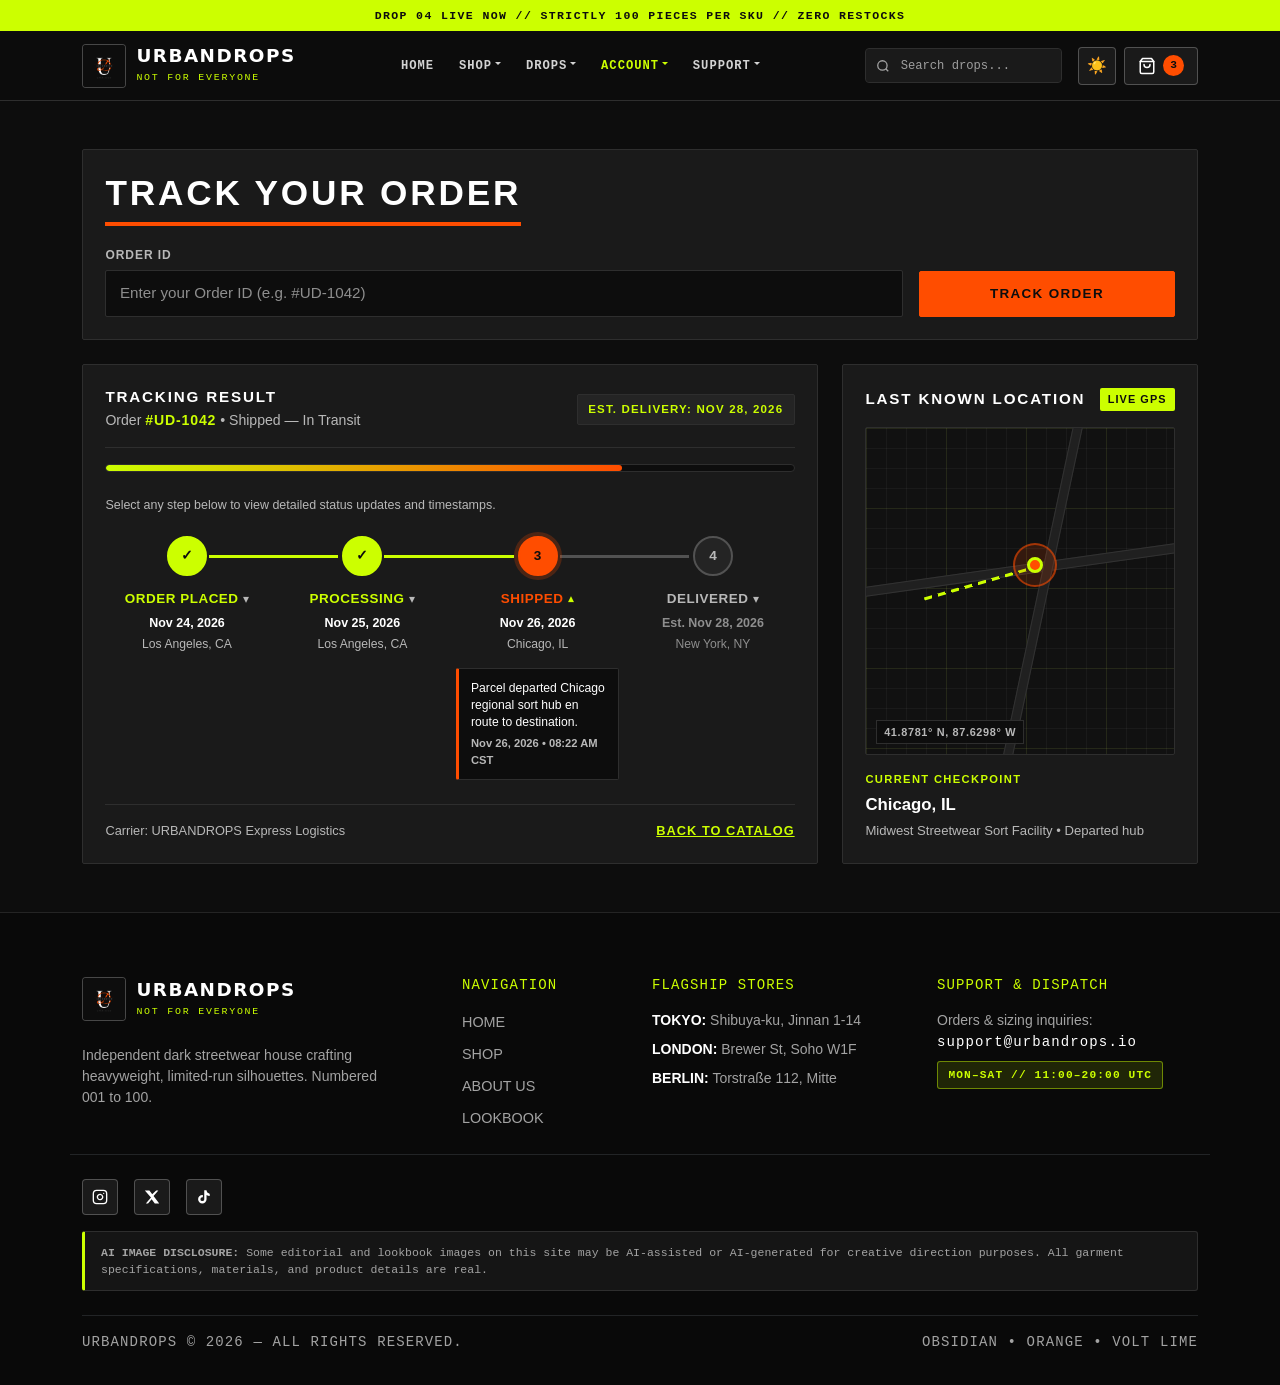
<file: pages/order-tracking.html>
<!DOCTYPE html>
<html lang="en">
<head>
  <meta charset="UTF-8" />
  <meta name="viewport" content="width=device-width, initial-scale=1.0" />
  <meta
    name="description"
    content="Track your URBANDROPS streetwear order status and view its last known shipping location."
  />
  <title>Order Tracking | URBANDROPS</title>

  <!-- Bootstrap 5 CSS (CDN) -->
  <link
    href="https://cdn.jsdelivr.net/npm/bootstrap@5.3.3/dist/css/bootstrap.min.css"
    rel="stylesheet"
    integrity="sha384-QWTKZyjpPEjISv5WaRU9OFeRpok6YctnYmDr5pNlyT2bRjXh0JMhjY6hW+ALEwIH"
    crossorigin="anonymous"
  />

  <!-- Page-specific Stylesheet -->
  <link rel="stylesheet" href="../css/order-tracking.css" />
  <link rel="stylesheet" href="../css/shared-chrome.css">
</head>
<body>
  <a class="skip-link" href="#main-content">Skip to main content</a>

    <!-- Top Drop Ticker -->
  <div class="ud-ticker text-center">
    <div class="container">
      DROP 04 LIVE NOW // STRICTLY 100 PIECES PER SKU // ZERO RESTOCKS
    </div>
  </div>

  <!-- Shared Sticky Header & Navbar -->
  <header class="ud-header sticky-top">
    <nav class="navbar navbar-expand-lg ud-navbar" aria-label="Primary Navigation">
      <div class="container">
        <a class="ud-brand" href="../index.html">
          <img src="../images/Logo.png" alt="URBANDROPS Logo" class="ud-brand-logo" onerror="this.onerror=null;this.style.opacity='0.4'">
          <div>
            <span class="ud-brand-name">URBANDROPS</span>
            <span class="ud-brand-sub">NOT FOR EVERYONE</span>
          </div>
        </a>

        <div class="d-flex align-items-center gap-2 order-lg-3">
          <!-- Light / Dark Mode Toggle -->
          <button type="button" class="ud-theme-toggle" id="udThemeToggle" aria-label="Switch to light mode" title="Switch to Light Mode">
            <span class="ud-theme-icon" aria-hidden="true">☀️</span>
          </button>

          <!-- Cart Icon + Dynamic Badge -->
          <button type="button" class="ud-cart-btn" data-open-cart aria-label="Open shopping bag">
            <svg width="18" height="18" viewBox="0 0 24 24" fill="none" stroke="currentColor" stroke-width="2" stroke-linecap="round" stroke-linejoin="round" aria-hidden="true">
              <path d="M6 2L3 6v14a2 2 0 0 0 2 2h14a2 2 0 0 0 2-2V6l-3-4z"></path>
              <line x1="3" y1="6" x2="21" y2="6"></line>
              <path d="M16 10a4 4 0 0 1-8 0"></path>
            </svg>
            <span class="ud-cart-badge" id="cart-badge" data-cart-badge>0</span>
          </button>

          <!-- Mobile Hamburger Menu (☰) -->
          <button class="navbar-toggler ud-toggler" type="button" data-bs-toggle="collapse" data-bs-target="#udNavbarCollapse" aria-controls="udNavbarCollapse" aria-expanded="false" aria-label="Toggle navigation">
            <span class="ud-hamburger-icon" aria-hidden="true">☰</span>
          </button>
        </div>

        <div class="collapse navbar-collapse order-lg-2" id="udNavbarCollapse">
          <ul class="navbar-nav mx-auto mb-2 mb-lg-0 gap-lg-1">
            <li class="nav-item">
              <a class="nav-link ud-nav-link" href="../index.html">HOME</a>
            </li>
            <li class="nav-item dropdown">
              <a class="nav-link ud-nav-link dropdown-toggle" href="#" role="button" data-bs-toggle="dropdown" aria-expanded="false">SHOP</a>
              <ul class="dropdown-menu dropdown-menu-dark ud-dropdown-menu">
                <li><a class="dropdown-item" href="mens-catalog.html">Men's Catalog</a></li>
                <li><a class="dropdown-item" href="womens-catalog.html">Women's Catalog</a></li>
                <li><a class="dropdown-item" href="product-detail.html">Product Detail</a></li>
                <li><a class="dropdown-item" href="size-guide.html">Size &amp; Fit Guide</a></li>
              </ul>
            </li>
            <li class="nav-item dropdown">
              <a class="nav-link ud-nav-link dropdown-toggle" href="#" role="button" data-bs-toggle="dropdown" aria-expanded="false">DROPS</a>
              <ul class="dropdown-menu dropdown-menu-dark ud-dropdown-menu">
                <li><a class="dropdown-item" href="limited-drops.html">Limited Drops</a></li>
                <li><a class="dropdown-item" href="lookbook.html">Drop 04 Lookbook</a></li>
                <li><a class="dropdown-item" href="about.html">About Us</a></li>
              </ul>
            </li>
            <li class="nav-item dropdown">
              <a class="nav-link ud-nav-link dropdown-toggle" href="#" role="button" data-bs-toggle="dropdown" aria-expanded="false">ACCOUNT</a>
              <ul class="dropdown-menu dropdown-menu-dark ud-dropdown-menu">
                <li><a class="dropdown-item" href="user-profile.html">Member Profile</a></li>
                <li><a class="dropdown-item" href="wishlist.html">Saved Wishlist</a></li>
                <li><a class="dropdown-item" href="cart-checkout.html">Cart &amp; Checkout</a></li>
                <li><a class="dropdown-item" href="order-tracking.html">Order Tracking</a></li>
              </ul>
            </li>
            <li class="nav-item dropdown">
              <a class="nav-link ud-nav-link dropdown-toggle" href="#" role="button" data-bs-toggle="dropdown" aria-expanded="false">SUPPORT</a>
              <ul class="dropdown-menu dropdown-menu-dark ud-dropdown-menu">
                <li><a class="dropdown-item" href="store-locator.html">Store Locator</a></li>
                <li><a class="dropdown-item" href="faq.html">FAQ &amp; Policies</a></li>
                <li><a class="dropdown-item" href="contact-support.html">Contact Support</a></li>
              </ul>
            </li>
          </ul>

          <!-- Search Input -->
          <form class="ud-search-wrap me-lg-3" id="navbarSearchForm" role="search">
            <span class="ud-search-icon" aria-hidden="true">
              <svg width="14" height="14" viewBox="0 0 24 24" fill="none" stroke="currentColor" stroke-width="2.2">
                <circle cx="11" cy="11" r="8"></circle>
                <line x1="21" y1="21" x2="16.65" y2="16.65"></line>
              </svg>
            </span>
            <input class="form-control ud-search-input" type="search" id="navbarSearchInput" placeholder="Search drops..." aria-label="Search drops" autocomplete="off">
            <div class="ud-search-results" id="navbarSearchResults"></div>
          </form>
        </div>
      </div>
    </nav>
  </header>
  <!-- ========== SHARED HEADER END ========== -->

  <main id="main-content" class="tracking-main py-4 py-md-5">
    <div class="container">
      <!-- Order Search Section -->
      <section class="search-section panel-card mb-4" aria-labelledby="track-order-heading">
        <div class="mb-3">
          <h1 id="track-order-heading" class="section-heading">Track Your Order</h1>
        </div>

        <form id="tracking-search-form" class="row g-2 g-md-3 align-items-end" novalidate>
          <div class="col-12 col-md-8 col-lg-9">
            <label for="order-id-input" class="form-label ud-label">Order ID</label>
            <input
              id="order-id-input"
              type="text"
              class="form-control ud-input"
              placeholder="Enter your Order ID (e.g. #UD-1042)"
              autocomplete="off"
              aria-describedby="tracking-search-error"
            />
          </div>

          <div class="col-12 col-md-4 col-lg-3">
            <button id="track-order-btn" type="submit" class="btn btn-cta w-100">
              TRACK ORDER
            </button>
          </div>
        </form>

        <p
          id="tracking-search-error"
          class="search-error mt-2 mb-0 d-none"
          role="alert"
          aria-live="assertive"
        ></p>
      </section>

      <!-- Tracking Result & CSS Map Layout -->
      <div
        id="tracking-content"
        class="row g-4 align-items-stretch"
        aria-live="polite"
        aria-atomic="false"
      >
        <!-- Left: Tracking Result Card -->
        <div class="col-12 col-lg-8">
          <section class="panel-card h-100 d-flex flex-column justify-content-between" aria-labelledby="tracking-result-heading">
            <div>
              <div class="d-flex flex-wrap align-items-center justify-content-between gap-2 pb-3 mb-3 result-header">
                <div>
                  <h2 id="tracking-result-heading" class="panel-title mb-1">TRACKING RESULT</h2>
                  <p class="order-meta-text mb-0">
                    Order <strong id="result-order-id" class="order-id-highlight">#UD-1042</strong>
                    &bull;
                    <span id="result-status-summary">In Transit</span>
                  </p>
                </div>
                <span id="result-eta-badge" class="eta-badge">EST. DELIVERY: NOV 28, 2026</span>
              </div>

              <!-- Animated Progress Fill Bar -->
              <div
                id="tracking-progressbar"
                class="tracking-progress-track mb-4"
                role="progressbar"
                aria-label="Order delivery progress"
                aria-valuemin="0"
                aria-valuemax="100"
                aria-valuenow="0"
              >
                <div id="tracking-progress-fill" class="tracking-progress-fill"></div>
              </div>

              <p class="steps-hint mb-3">
                Select any step below to view detailed status updates and timestamps.
              </p>

              <!-- 4-Step Progress Bar with Expandable Details (Populated by JS) -->
              <ol
                id="tracking-steps-list"
                class="tracking-steps list-unstyled mb-0"
                aria-label="Order delivery steps"
                aria-live="polite"
                aria-atomic="false"
              ></ol>
            </div>

            <div class="result-footer mt-4 pt-3 d-flex flex-wrap align-items-center justify-content-between gap-2">
              <p id="result-carrier-note" class="carrier-note mb-0">
                Carrier: URBANDROPS Express Logistics
              </p>
              <a href="womens-catalog.html" class="continue-link">
                Back to Catalog
              </a>
            </div>
          </section>
        </div>

        <!-- Right (Below on Mobile): CSS-Only Map Placeholder Card -->
        <div class="col-12 col-lg-4">
          <aside class="panel-card map-card h-100 d-flex flex-column" aria-labelledby="map-card-heading">
            <div class="d-flex align-items-center justify-content-between gap-2 mb-3">
              <h2 id="map-card-heading" class="panel-title mb-0">LAST KNOWN LOCATION</h2>
              <span class="live-pill">LIVE GPS</span>
            </div>

            <!-- Pure CSS Map Graphic (No external images or iframes) -->
            <div class="css-map-canvas mb-3" aria-hidden="true">
              <div class="css-map-arterial-h"></div>
              <div class="css-map-arterial-v"></div>
              <div class="css-map-route"></div>
              <div class="css-map-pin-ring"></div>
              <div class="css-map-pin"></div>
              <span id="map-coords-tag" class="css-map-coords">41.8781&deg; N, 87.6298&deg; W</span>
            </div>

            <div class="location-details mt-auto">
              <p class="location-label mb-1">CURRENT CHECKPOINT</p>
              <p id="map-location-city" class="location-city mb-1">Chicago, IL</p>
              <p id="map-location-facility" class="location-facility mb-0">
                Midwest Streetwear Sort Facility &bull; Scan updated
              </p>
            </div>
          </aside>
        </div>
      </div>
    </div>
  </main>

    <!-- Shared Dark Footer -->
  <footer class="ud-footer" id="footer-support">
    <div class="container">
      <div class="row g-4 pb-4 border-bottom border-secondary border-opacity-25">
        <div class="col-lg-4">
          <a class="ud-brand mb-3" href="../index.html">
            <img src="../images/Logo.png" alt="URBANDROPS Logo" class="ud-brand-logo" onerror="this.onerror=null;this.style.opacity='0.4'">
            <div>
              <span class="ud-brand-name">URBANDROPS</span>
              <span class="ud-brand-sub">NOT FOR EVERYONE</span>
            </div>
          </a>
          <p class="text-ud-muted small mt-2" style="max-width: 320px;">
            Independent dark streetwear house crafting heavyweight, limited-run silhouettes. Numbered 001 to 100.
          </p>
        </div>

        <div class="col-6 col-lg-2">
          <h3 class="font-mono-tech small text-lime text-uppercase mb-3">NAVIGATION</h3>
          <ul class="list-unstyled d-grid gap-2 mb-0">
            <li><a href="../index.html" class="ud-footer-link">HOME</a></li>
            <li><a href="../index.html#trending-section" class="ud-footer-link">SHOP</a></li>
            <li><a href="about.html" class="ud-footer-link">ABOUT US</a></li>
            <li><a href="lookbook.html" class="ud-footer-link">LOOKBOOK</a></li>
          </ul>
        </div>

        <div class="col-6 col-lg-3">
          <h3 class="font-mono-tech small text-lime text-uppercase mb-3">FLAGSHIP STORES</h3>
          <ul class="list-unstyled d-grid gap-2 mb-0 small text-ud-muted">
            <li><strong class="text-white">TOKYO:</strong> Shibuya-ku, Jinnan 1-14</li>
            <li><strong class="text-white">LONDON:</strong> Brewer St, Soho W1F</li>
            <li><strong class="text-white">BERLIN:</strong> Torstraße 112, Mitte</li>
          </ul>
        </div>

        <div class="col-lg-3">
          <h3 class="font-mono-tech small text-lime text-uppercase mb-3">SUPPORT &amp; DISPATCH</h3>
          <p class="text-ud-muted small mb-2">Orders &amp; sizing inquiries:<br><span class="text-white font-mono-tech">support@urbandrops.io</span></p>
          <span class="ud-tag-lime">MON–SAT // 11:00–20:00 UTC</span>
        </div>
      </div>

      <!-- Footer Social Links & AI Disclosure -->
      <div class="d-flex flex-wrap gap-3 mb-3 mt-4">
        <a href="#" class="ud-social-link" aria-label="URBANDROPS on Instagram">
          <svg width="16" height="16" fill="currentColor" viewBox="0 0 24 24" aria-hidden="true"><rect x="2" y="2" width="20" height="20" rx="5" ry="5" fill="none" stroke="currentColor" stroke-width="2"/><path d="M16 11.37A4 4 0 1 1 12.63 8 4 4 0 0 1 16 11.37z" fill="none" stroke="currentColor" stroke-width="2"/><line x1="17.5" y1="6.5" x2="17.51" y2="6.5" stroke="currentColor" stroke-width="2" stroke-linecap="round"/></svg>
        </a>
        <a href="#" class="ud-social-link" aria-label="URBANDROPS on X / Twitter">
          <svg width="16" height="16" fill="currentColor" viewBox="0 0 24 24" aria-hidden="true"><path d="M18.244 2.25h3.308l-7.227 8.26 8.502 11.24H16.17l-4.714-6.231-5.401 6.231H2.744l7.733-8.835L1.254 2.25H8.08l4.253 5.622L18.244 2.25z"/></svg>
        </a>
        <a href="#" class="ud-social-link" aria-label="URBANDROPS on TikTok">
          <svg width="16" height="16" fill="currentColor" viewBox="0 0 24 24" aria-hidden="true"><path d="M19.59 6.69a4.83 4.83 0 0 1-3.77-4.25V2h-3.45v13.67a2.89 2.89 0 0 1-2.88 2.5 2.89 2.89 0 0 1-2.89-2.89 2.89 2.89 0 0 1 2.89-2.89c.28 0 .54.04.79.1V9.01a6.33 6.33 0 0 0-.79-.05 6.34 6.34 0 0 0-6.34 6.34 6.34 6.34 0 0 0 6.34 6.34 6.34 6.34 0 0 0 6.33-6.34V9.03a8.16 8.16 0 0 0 4.77 1.52V7.1a4.85 4.85 0 0 1-1-.41z"/></svg>
        </a>
      </div>
      <div class="ud-ai-disclosure mb-4">
        <strong>AI IMAGE DISCLOSURE:</strong> Some editorial and lookbook images on this site may be AI-assisted or AI-generated for creative direction purposes. All garment specifications, materials, and product details are real.
      </div>

      <div class="d-flex flex-column flex-sm-row justify-content-between align-items-center pt-3 border-top border-secondary border-opacity-25 gap-2">
        <p class="font-mono-tech small text-ud-muted mb-0">URBANDROPS © 2026 — ALL RIGHTS RESERVED.</p>
        <p class="font-mono-tech small text-ud-muted mb-0">OBSIDIAN • ORANGE • VOLT LIME</p>
      </div>
    </div>
  </footer>
  <!-- ========== SHARED FOOTER END ========== -->

  <!-- Bootstrap 5 JS Bundle (CDN) -->
  <script
    src="https://cdn.jsdelivr.net/npm/bootstrap@5.3.3/dist/js/bootstrap.bundle.min.js"
    integrity="sha384-YvpcrYf0tY3lHB60NNkmXc5s9fDVZLESaAA55NDzOxhy9GkcIdslK1eN7N6jIeHz"
    crossorigin="anonymous"
  ></script>

  <!-- Page-specific JavaScript -->
  <script src="../js/order-tracking.js"></script>
  <script src="../js/shared-chrome.js"></script>
</body>
</html>
</file>
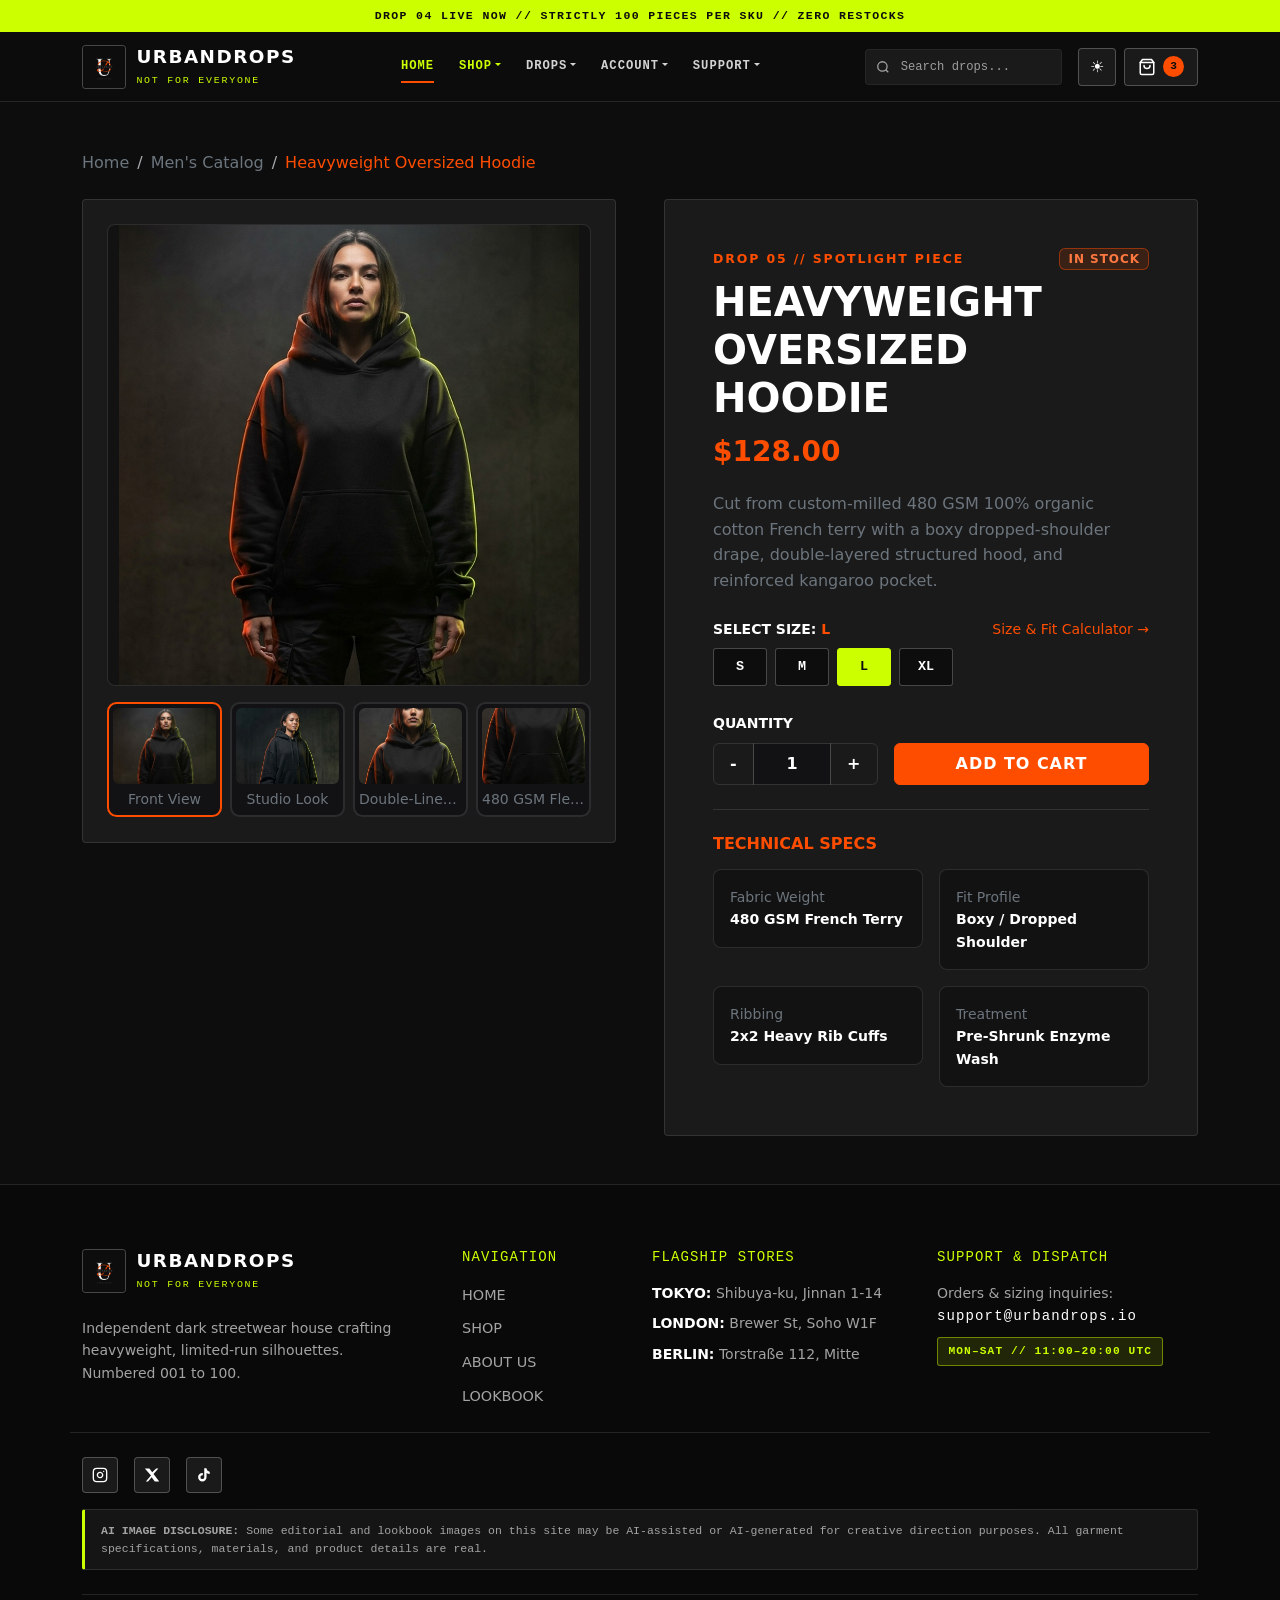
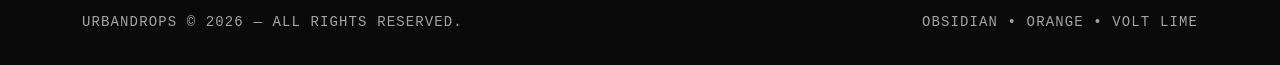
<file: pages/product-detail.html>
<!DOCTYPE html>
<html lang="en">
<head>
  <meta charset="UTF-8" />
  <meta name="viewport" content="width=device-width, initial-scale=1.0" />
  <title>Heavyweight Oversized Hoodie | URBANDROPS</title>
  <link
    href="https://cdn.jsdelivr.net/npm/bootstrap@5.3.3/dist/css/bootstrap.min.css"
    rel="stylesheet"
    integrity="sha384-QWTKZyjpPEjISv5WaRU9OFeRpok6YctnYmDr5pNlyT2bRjXh0JMhjY6hW+ALEwIH"
    crossorigin="anonymous"
  />
  <link rel="stylesheet" href="../css/style.css" />
  <link rel="stylesheet" href="../css/shared-chrome.css">
</head>
<body>
  <a href="#mainProductImage" class="ud-skip-link">Skip to product details</a>
    <!-- Top Drop Ticker -->
  <div class="ud-ticker text-center">
    <div class="container">
      DROP 04 LIVE NOW // STRICTLY 100 PIECES PER SKU // ZERO RESTOCKS
    </div>
  </div>

  <!-- Shared Sticky Header & Navbar -->
  <header class="ud-header sticky-top">
    <nav class="navbar navbar-expand-lg ud-navbar" aria-label="Primary Navigation">
      <div class="container">
        <a class="ud-brand" href="../index.html">
          <img src="../images/Logo.png" alt="URBANDROPS Logo" class="ud-brand-logo" onerror="this.onerror=null;this.style.opacity='0.4'">
          <div>
            <span class="ud-brand-name">URBANDROPS</span>
            <span class="ud-brand-sub">NOT FOR EVERYONE</span>
          </div>
        </a>

        <div class="d-flex align-items-center gap-2 order-lg-3">
          <!-- Light / Dark Mode Toggle -->
          <button type="button" class="ud-theme-toggle" id="udThemeToggle" aria-label="Switch to light mode" title="Switch to Light Mode">
            <span class="ud-theme-icon" aria-hidden="true">☀️</span>
          </button>

          <!-- Cart Icon + Dynamic Badge -->
          <button type="button" class="ud-cart-btn" data-open-cart aria-label="Open shopping bag">
            <svg width="18" height="18" viewBox="0 0 24 24" fill="none" stroke="currentColor" stroke-width="2" stroke-linecap="round" stroke-linejoin="round" aria-hidden="true">
              <path d="M6 2L3 6v14a2 2 0 0 0 2 2h14a2 2 0 0 0 2-2V6l-3-4z"></path>
              <line x1="3" y1="6" x2="21" y2="6"></line>
              <path d="M16 10a4 4 0 0 1-8 0"></path>
            </svg>
            <span class="ud-cart-badge" id="cart-badge" data-cart-badge>0</span>
          </button>

          <!-- Mobile Hamburger Menu (☰) -->
          <button class="navbar-toggler ud-toggler" type="button" data-bs-toggle="collapse" data-bs-target="#udNavbarCollapse" aria-controls="udNavbarCollapse" aria-expanded="false" aria-label="Toggle navigation">
            <span class="ud-hamburger-icon" aria-hidden="true">☰</span>
          </button>
        </div>

        <div class="collapse navbar-collapse order-lg-2" id="udNavbarCollapse">
          <ul class="navbar-nav mx-auto mb-2 mb-lg-0 gap-lg-1">
            <li class="nav-item">
              <a class="nav-link ud-nav-link" href="../index.html">HOME</a>
            </li>
            <li class="nav-item dropdown">
              <a class="nav-link ud-nav-link dropdown-toggle" href="#" role="button" data-bs-toggle="dropdown" aria-expanded="false">SHOP</a>
              <ul class="dropdown-menu dropdown-menu-dark ud-dropdown-menu">
                <li><a class="dropdown-item" href="mens-catalog.html">Men's Catalog</a></li>
                <li><a class="dropdown-item" href="womens-catalog.html">Women's Catalog</a></li>
                <li><a class="dropdown-item" href="product-detail.html">Product Detail</a></li>
                <li><a class="dropdown-item" href="size-guide.html">Size &amp; Fit Guide</a></li>
              </ul>
            </li>
            <li class="nav-item dropdown">
              <a class="nav-link ud-nav-link dropdown-toggle" href="#" role="button" data-bs-toggle="dropdown" aria-expanded="false">DROPS</a>
              <ul class="dropdown-menu dropdown-menu-dark ud-dropdown-menu">
                <li><a class="dropdown-item" href="limited-drops.html">Limited Drops</a></li>
                <li><a class="dropdown-item" href="lookbook.html">Drop 04 Lookbook</a></li>
                <li><a class="dropdown-item" href="about.html">About Us</a></li>
              </ul>
            </li>
            <li class="nav-item dropdown">
              <a class="nav-link ud-nav-link dropdown-toggle" href="#" role="button" data-bs-toggle="dropdown" aria-expanded="false">ACCOUNT</a>
              <ul class="dropdown-menu dropdown-menu-dark ud-dropdown-menu">
                <li><a class="dropdown-item" href="user-profile.html">Member Profile</a></li>
                <li><a class="dropdown-item" href="wishlist.html">Saved Wishlist</a></li>
                <li><a class="dropdown-item" href="cart-checkout.html">Cart &amp; Checkout</a></li>
                <li><a class="dropdown-item" href="order-tracking.html">Order Tracking</a></li>
              </ul>
            </li>
            <li class="nav-item dropdown">
              <a class="nav-link ud-nav-link dropdown-toggle" href="#" role="button" data-bs-toggle="dropdown" aria-expanded="false">SUPPORT</a>
              <ul class="dropdown-menu dropdown-menu-dark ud-dropdown-menu">
                <li><a class="dropdown-item" href="store-locator.html">Store Locator</a></li>
                <li><a class="dropdown-item" href="faq.html">FAQ &amp; Policies</a></li>
                <li><a class="dropdown-item" href="contact-support.html">Contact Support</a></li>
              </ul>
            </li>
          </ul>

          <!-- Search Input -->
          <form class="ud-search-wrap me-lg-3" id="navbarSearchForm" role="search">
            <span class="ud-search-icon" aria-hidden="true">
              <svg width="14" height="14" viewBox="0 0 24 24" fill="none" stroke="currentColor" stroke-width="2.2">
                <circle cx="11" cy="11" r="8"></circle>
                <line x1="21" y1="21" x2="16.65" y2="16.65"></line>
              </svg>
            </span>
            <input class="form-control ud-search-input" type="search" id="navbarSearchInput" placeholder="Search drops..." aria-label="Search drops" autocomplete="off">
            <div class="ud-search-results" id="navbarSearchResults"></div>
          </form>
        </div>
      </div>
    </nav>
  </header>

  <!-- Main Product Spotlight -->
  <main class="py-4 py-md-5">
    <div class="container">
      <!-- Breadcrumb -->
      <nav aria-label="breadcrumb" class="mb-4">
        <ol class="breadcrumb small mb-0">
          <li class="breadcrumb-item"><a href="../index.html" class="text-secondary text-decoration-none">Home</a></li>
          <li class="breadcrumb-item"><a href="mens-catalog.html" class="text-secondary text-decoration-none">Men's Catalog</a></li>
          <li class="breadcrumb-item active" style="color: var(--ud-accent);" aria-current="page">
            Heavyweight Oversized Hoodie
          </li>
        </ol>
      </nav>

      <div class="row g-4 g-lg-5 align-items-start">
        <!-- Left Gallery Column -->
        <div class="col-12 col-lg-6">
          <div class="ud-card p-3 p-md-4">
            <div class="rounded-3 overflow-hidden border mb-3" style="border-color: var(--ud-border) !important; background-color: #121212;">
              <img
                id="mainProductImage"
                src=""
                alt="Heavyweight Oversized Hoodie - Front Silhouette"
                class="w-100 d-block"
                style="max-height: 460px; object-fit: contain;"
              />
            </div>

            <!-- Thumbnail Selector -->
            <div class="row g-2" id="thumbnailSelector" role="group" aria-label="Product angle thumbnails"></div>
          </div>
        </div>

        <!-- Right Details & Controls Column -->
        <div class="col-12 col-lg-6">
          <div class="ud-card p-4 p-md-5">
            <div class="d-flex flex-wrap justify-content-between align-items-center gap-2 mb-2">
              <span class="ud-section-kicker">DROP 05 // SPOTLIGHT PIECE</span>
              <span class="badge ud-badge-accent px-2 py-1">IN STOCK</span>
            </div>

            <h1 class="display-6 fw-bold text-uppercase mb-2">Heavyweight Oversized Hoodie</h1>
            <p class="fs-3 fw-bold mb-3" style="color: var(--ud-accent);">$128.00</p>
            <p class="text-secondary mb-4">
              Cut from custom-milled 480 GSM 100% organic cotton French terry with a boxy dropped-shoulder drape,
              double-layered structured hood, and reinforced kangaroo pocket.
            </p>

            <!-- Interactive Size Selector -->
            <div class="mb-4">
              <div class="d-flex justify-content-between align-items-center mb-2">
                <span class="fw-bold text-uppercase small">
                  Select Size: <span id="selectedSizeText" style="color: var(--ud-accent);">L</span>
                </span>
                <a href="size-guide.html" class="small text-decoration-none" style="color: var(--ud-accent);">
                  Size &amp; Fit Calculator &rarr;
                </a>
              </div>
              <div class="d-flex flex-wrap gap-2" id="sizeSelector" role="group" aria-label="Select hoodie size">
                <button type="button" class="btn ud-size-btn py-2 px-3" data-size="S">S</button>
                <button type="button" class="btn ud-size-btn py-2 px-3" data-size="M">M</button>
                <button type="button" class="btn ud-size-btn active py-2 px-3" data-size="L">L</button>
                <button type="button" class="btn ud-size-btn py-2 px-3" data-size="XL">XL</button>
              </div>
            </div>

            <!-- Quantity Stepper & CTA -->
            <div class="mb-4">
              <label for="quantityDisplay" class="form-label fw-bold text-uppercase small mb-2">Quantity</label>
              <div class="d-flex flex-column flex-sm-row gap-3">
                <div class="input-group" style="max-width: 165px;">
                  <button
                    type="button"
                    id="qtyDecrementBtn"
                    class="btn btn-ud-outline px-3 fw-bold"
                    aria-label="Decrease quantity"
                  >
                    -
                  </button>
                  <input
                    type="text"
                    id="quantityDisplay"
                    class="form-control ud-input text-center fw-bold"
                    value="1"
                    readonly
                    aria-label="Selected quantity"
                  />
                  <button
                    type="button"
                    id="qtyIncrementBtn"
                    class="btn btn-ud-outline px-3 fw-bold"
                    aria-label="Increase quantity"
                  >
                    +
                  </button>
                </div>

                <button type="button" id="addToCartBtn" class="btn btn-ud-cta flex-grow-1 py-2 px-4 fs-6">
                  ADD TO CART
                </button>
              </div>
            </div>

            <!-- Live Add Feedback -->
            <div id="addSuccessToast" class="toast align-items-center text-white bg-dark border-0 position-fixed bottom-0 end-0 m-3 d-none" role="alert" aria-live="assertive" aria-atomic="true">
              <div class="d-flex">
                <div class="toast-body" id="addSuccessToastBody"></div>
                <button type="button" class="btn-close btn-close-white me-2 m-auto" data-bs-dismiss="toast" aria-label="Close"></button>
              </div>
            </div>

            <!-- Spec Sheet -->
            <div class="border-top pt-4" style="border-color: var(--ud-border) !important;">
              <h2 class="h6 fw-bold text-uppercase mb-3" style="color: var(--ud-accent);">Technical Specs</h2>
              <div class="row g-3 small">
                <div class="col-6">
                  <div class="p-3 rounded-3" style="background-color: #121212; border: 1px solid var(--ud-border);">
                    <div class="text-secondary">Fabric Weight</div>
                    <div class="fw-bold text-white">480 GSM French Terry</div>
                  </div>
                </div>
                <div class="col-6">
                  <div class="p-3 rounded-3" style="background-color: #121212; border: 1px solid var(--ud-border);">
                    <div class="text-secondary">Fit Profile</div>
                    <div class="fw-bold text-white">Boxy / Dropped Shoulder</div>
                  </div>
                </div>
                <div class="col-6">
                  <div class="p-3 rounded-3" style="background-color: #121212; border: 1px solid var(--ud-border);">
                    <div class="text-secondary">Ribbing</div>
                    <div class="fw-bold text-white">2x2 Heavy Rib Cuffs</div>
                  </div>
                </div>
                <div class="col-6">
                  <div class="p-3 rounded-3" style="background-color: #121212; border: 1px solid var(--ud-border);">
                    <div class="text-secondary">Treatment</div>
                    <div class="fw-bold text-white">Pre-Shrunk Enzyme Wash</div>
                  </div>
                </div>
              </div>
            </div>
          </div>
        </div>
      </div>
    </div>
  </main>

    <!-- Shared Dark Footer -->
  <footer class="ud-footer" id="footer-support">
    <div class="container">
      <div class="row g-4 pb-4 border-bottom border-secondary border-opacity-25">
        <div class="col-lg-4">
          <a class="ud-brand mb-3" href="../index.html">
            <img src="../images/Logo.png" alt="URBANDROPS Logo" class="ud-brand-logo" onerror="this.onerror=null;this.style.opacity='0.4'">
            <div>
              <span class="ud-brand-name">URBANDROPS</span>
              <span class="ud-brand-sub">NOT FOR EVERYONE</span>
            </div>
          </a>
          <p class="text-ud-muted small mt-2" style="max-width: 320px;">
            Independent dark streetwear house crafting heavyweight, limited-run silhouettes. Numbered 001 to 100.
          </p>
        </div>

        <div class="col-6 col-lg-2">
          <h3 class="font-mono-tech small text-lime text-uppercase mb-3">NAVIGATION</h3>
          <ul class="list-unstyled d-grid gap-2 mb-0">
            <li><a href="../index.html" class="ud-footer-link">HOME</a></li>
            <li><a href="../index.html#trending-section" class="ud-footer-link">SHOP</a></li>
            <li><a href="about.html" class="ud-footer-link">ABOUT US</a></li>
            <li><a href="lookbook.html" class="ud-footer-link">LOOKBOOK</a></li>
          </ul>
        </div>

        <div class="col-6 col-lg-3">
          <h3 class="font-mono-tech small text-lime text-uppercase mb-3">FLAGSHIP STORES</h3>
          <ul class="list-unstyled d-grid gap-2 mb-0 small text-ud-muted">
            <li><strong class="text-white">TOKYO:</strong> Shibuya-ku, Jinnan 1-14</li>
            <li><strong class="text-white">LONDON:</strong> Brewer St, Soho W1F</li>
            <li><strong class="text-white">BERLIN:</strong> Torstraße 112, Mitte</li>
          </ul>
        </div>

        <div class="col-lg-3">
          <h3 class="font-mono-tech small text-lime text-uppercase mb-3">SUPPORT &amp; DISPATCH</h3>
          <p class="text-ud-muted small mb-2">Orders &amp; sizing inquiries:<br><span class="text-white font-mono-tech">support@urbandrops.io</span></p>
          <span class="ud-tag-lime">MON–SAT // 11:00–20:00 UTC</span>
        </div>
      </div>

      <!-- Footer Social Links & AI Disclosure -->
      <div class="d-flex flex-wrap gap-3 mb-3 mt-4">
        <a href="#" class="ud-social-link" aria-label="URBANDROPS on Instagram">
          <svg width="16" height="16" fill="currentColor" viewBox="0 0 24 24" aria-hidden="true"><rect x="2" y="2" width="20" height="20" rx="5" ry="5" fill="none" stroke="currentColor" stroke-width="2"/><path d="M16 11.37A4 4 0 1 1 12.63 8 4 4 0 0 1 16 11.37z" fill="none" stroke="currentColor" stroke-width="2"/><line x1="17.5" y1="6.5" x2="17.51" y2="6.5" stroke="currentColor" stroke-width="2" stroke-linecap="round"/></svg>
        </a>
        <a href="#" class="ud-social-link" aria-label="URBANDROPS on X / Twitter">
          <svg width="16" height="16" fill="currentColor" viewBox="0 0 24 24" aria-hidden="true"><path d="M18.244 2.25h3.308l-7.227 8.26 8.502 11.24H16.17l-4.714-6.231-5.401 6.231H2.744l7.733-8.835L1.254 2.25H8.08l4.253 5.622L18.244 2.25z"/></svg>
        </a>
        <a href="#" class="ud-social-link" aria-label="URBANDROPS on TikTok">
          <svg width="16" height="16" fill="currentColor" viewBox="0 0 24 24" aria-hidden="true"><path d="M19.59 6.69a4.83 4.83 0 0 1-3.77-4.25V2h-3.45v13.67a2.89 2.89 0 0 1-2.88 2.5 2.89 2.89 0 0 1-2.89-2.89 2.89 2.89 0 0 1 2.89-2.89c.28 0 .54.04.79.1V9.01a6.33 6.33 0 0 0-.79-.05 6.34 6.34 0 0 0-6.34 6.34 6.34 6.34 0 0 0 6.34 6.34 6.34 6.34 0 0 0 6.33-6.34V9.03a8.16 8.16 0 0 0 4.77 1.52V7.1a4.85 4.85 0 0 1-1-.41z"/></svg>
        </a>
      </div>
      <div class="ud-ai-disclosure mb-4">
        <strong>AI IMAGE DISCLOSURE:</strong> Some editorial and lookbook images on this site may be AI-assisted or AI-generated for creative direction purposes. All garment specifications, materials, and product details are real.
      </div>

      <div class="d-flex flex-column flex-sm-row justify-content-between align-items-center pt-3 border-top border-secondary border-opacity-25 gap-2">
        <p class="font-mono-tech small text-ud-muted mb-0">URBANDROPS © 2026 — ALL RIGHTS RESERVED.</p>
        <p class="font-mono-tech small text-ud-muted mb-0">OBSIDIAN • ORANGE • VOLT LIME</p>
      </div>
    </div>
  </footer>

  <script
    src="https://cdn.jsdelivr.net/npm/bootstrap@5.3.3/dist/js/bootstrap.bundle.min.js"
    integrity="sha384-YvpcrYf0tY3lHB60NNkmXc5s9fDVZLESaAA55NDzOxhy9GkcIdslK1eN7N6jIeHz"
    crossorigin="anonymous"
  ></script>
  <script src="../js/main.js"></script>
  <script>
    (() => {
      const GALLERY_VIEWS = [
        {
          id: 'front',
          title: 'Front View',
          image: '../images/hoodie-oversized.jpg',
          label: 'HEAVYWEIGHT HOODIE // FRONT',
          tag: '480 GSM // VOLT STITCH',
          accentHex: '#CCFF00'
        },
        {
          id: 'editorial',
          title: 'Studio Look',
          image: '../images/hoodie-editorial.jpg',
          label: 'DROPPED SHOULDER // STUDIO',
          tag: 'BOXY CUT // ARCHIVE',
          accentHex: '#FF4D00'
        },
        {
          id: 'hood',
          title: 'Double-Lined Hood',
          image: '../images/hoodie-hood-detail.jpg',
          label: 'DOUBLE-LINED HOOD DETAIL',
          tag: 'STRUCTURED CROWN',
          accentHex: '#CCFF00'
        },
        {
          id: 'fleece',
          title: '480 GSM Fleece',
          image: '../images/hoodie-fleece-detail.jpg',
          label: 'HEAVY FRENCH TERRY WEAVE',
          tag: '100% ORGANIC COTTON',
          accentHex: '#FFFFFF'
        }
      ];

      const mainProductImage = document.getElementById('mainProductImage');
      const thumbnailSelector = document.getElementById('thumbnailSelector');
      const sizeButtons = Array.from(document.querySelectorAll('#sizeSelector .ud-size-btn'));
      const selectedSizeText = document.getElementById('selectedSizeText');
      const qtyDecrementBtn = document.getElementById('qtyDecrementBtn');
      const qtyIncrementBtn = document.getElementById('qtyIncrementBtn');
      const quantityDisplay = document.getElementById('quantityDisplay');
      const addToCartBtn = document.getElementById('addToCartBtn');
      const addSuccessToastEl = document.getElementById('addSuccessToast');
      const addSuccessToastBody = document.getElementById('addSuccessToastBody');

      let selectedSize = 'L';
      let quantity = 1;
      let activeViewIndex = 0;

      function setMainView(index) {
        activeViewIndex = index;
        const view = GALLERY_VIEWS[index];
        const fallbackSrc = URBANDROPS.createApparelSvg(
          view.label,
          view.tag,
          view.accentHex,
          'hoodie'
        );
        mainProductImage.onerror = () => {
          mainProductImage.onerror = null;
          mainProductImage.src = fallbackSrc;
        };
        mainProductImage.src = view.image || fallbackSrc;
        mainProductImage.alt = 'Heavyweight Oversized Hoodie - ' + view.title;

        const thumbButtons = thumbnailSelector.querySelectorAll('.ud-thumb-btn');
        thumbButtons.forEach((btn, idx) => {
          btn.classList.toggle('active', idx === index);
          btn.setAttribute('aria-pressed', idx === index ? 'true' : 'false');
        });
      }

      function renderThumbnails() {
        thumbnailSelector.innerHTML = GALLERY_VIEWS.map((view, idx) => {
          const fallbackSrc = URBANDROPS.createApparelSvg(
            view.title.toUpperCase(),
            view.tag,
            view.accentHex,
            'hoodie'
          );
          const thumbSrc = view.image || fallbackSrc;
          return `
            <div class="col-3">
              <button
                type="button"
                class="ud-thumb-btn w-100 ${idx === activeViewIndex ? 'active' : ''}"
                data-view-index="${idx}"
                aria-label="Select ${view.title}"
                aria-pressed="${idx === activeViewIndex ? 'true' : 'false'}"
              >
                <img
                  src="${thumbSrc}"
                  alt="${view.title}"
                  class="w-100 d-block rounded-2"
                  style="height: 76px; object-fit: cover; object-position: top center;"
                  onerror="this.onerror=null;this.src='${fallbackSrc}'"
                />
                <span class="d-block small text-secondary text-truncate mt-1">${view.title}</span>
              </button>
            </div>
          `;
        }).join('');
      }

      thumbnailSelector.addEventListener('click', (event) => {
        const thumbBtn = event.target.closest('.ud-thumb-btn');
        if (!thumbBtn) return;
        const idx = parseInt(thumbBtn.dataset.viewIndex, 10);
        if (!Number.isNaN(idx)) {
          setMainView(idx);
        }
      });

      sizeButtons.forEach((btn) => {
        btn.addEventListener('click', () => {
          selectedSize = btn.dataset.size;
          selectedSizeText.textContent = selectedSize;
          sizeButtons.forEach((b) => b.classList.remove('active'));
          btn.classList.add('active');
        });
      });

      function updateQuantity(nextQty) {
        quantity = Math.min(99, Math.max(1, nextQty));
        quantityDisplay.value = String(quantity);
      }

      qtyDecrementBtn.addEventListener('click', () => updateQuantity(quantity - 1));
      qtyIncrementBtn.addEventListener('click', () => updateQuantity(quantity + 1));

      addToCartBtn.addEventListener('click', () => {
        const updatedTotal = URBANDROPS.addToCart(quantity);
        addSuccessToastBody.innerHTML =
          '<span style="color: var(--ud-accent);" class="fw-bold">LOCKED IN:</span> Added <strong>' +
          quantity +
          ' &times; Heavyweight Oversized Hoodie (Size ' +
          selectedSize +
          ')</strong>. Total cart items: <strong>' +
          updatedTotal +
          '</strong>.';
        addSuccessToastEl.classList.remove('d-none');
        addSuccessToastEl.style.zIndex = '1080';
        setTimeout(() => { addSuccessToastEl.classList.add('d-none'); }, 3500);
      });

      renderThumbnails();
      setMainView(0);
    })();
  </script>
  <script src="../js/shared-chrome.js"></script>
</body>
</html>
</file>
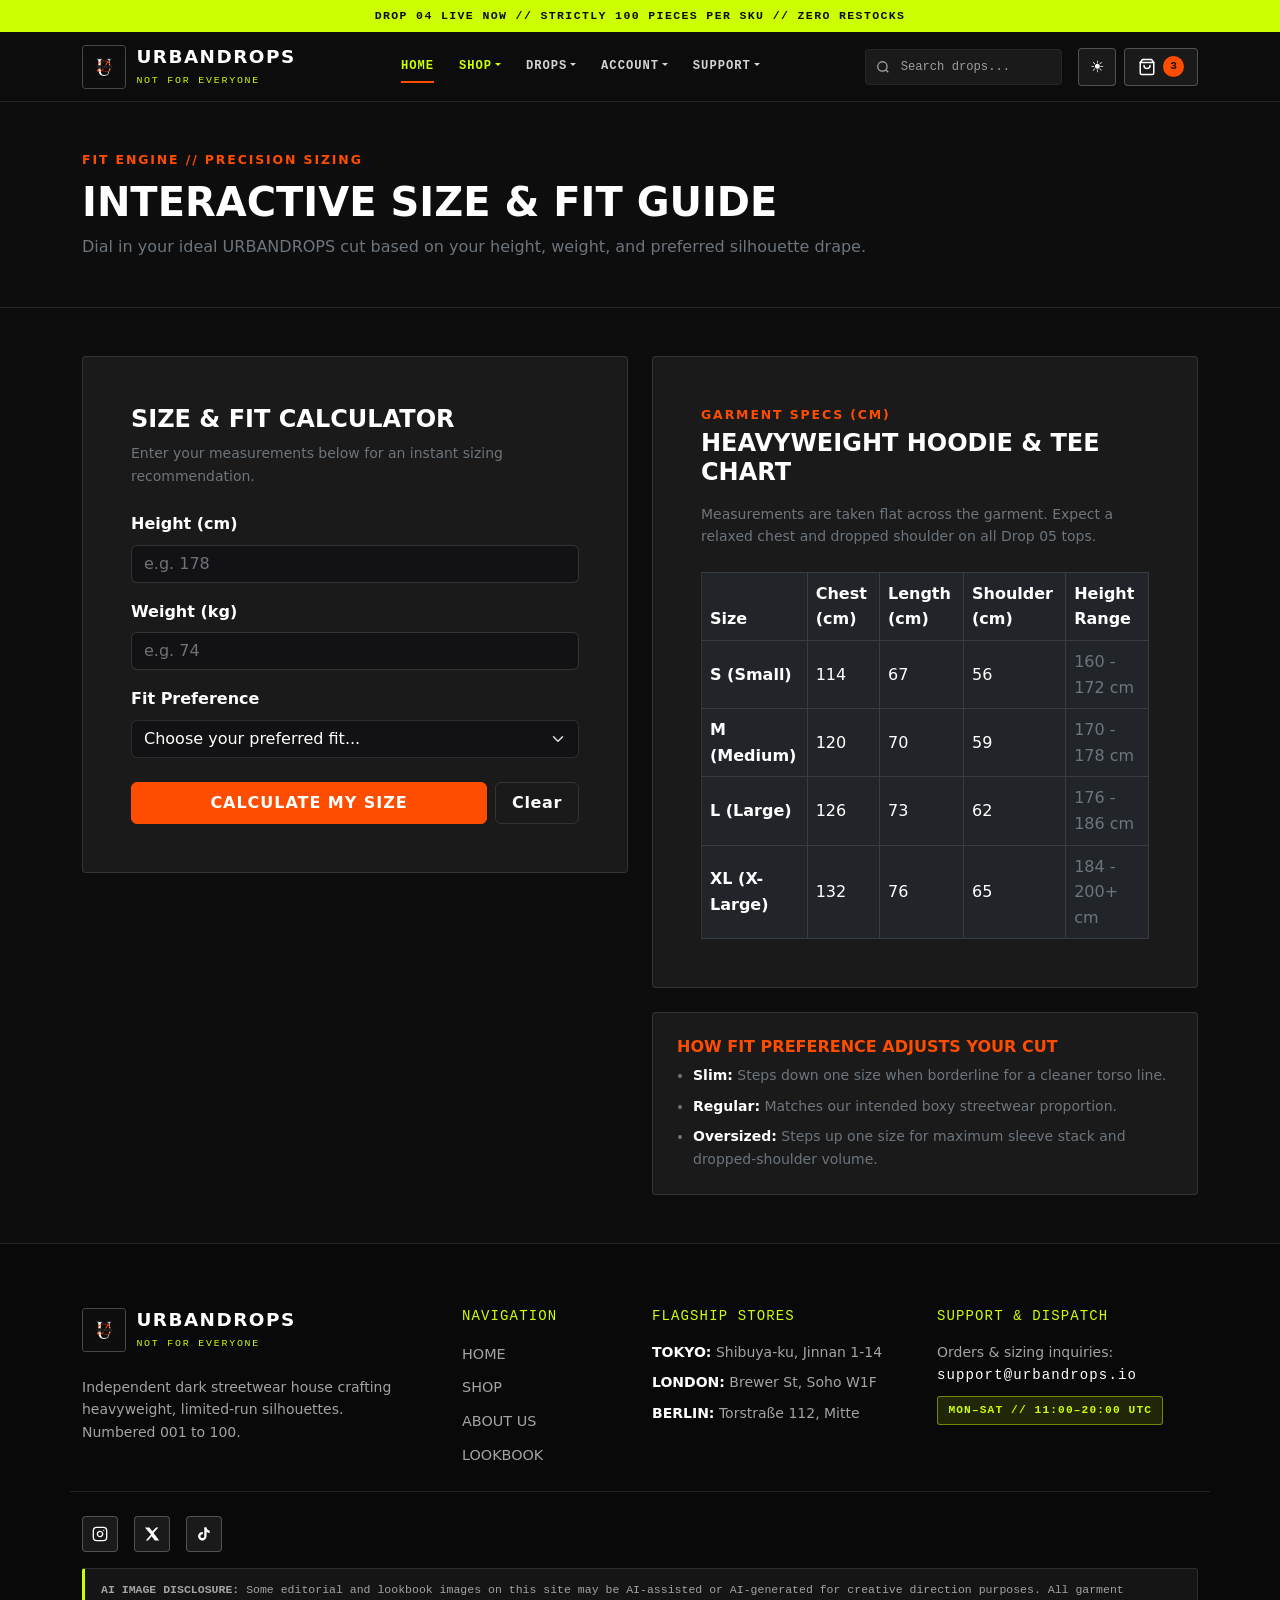
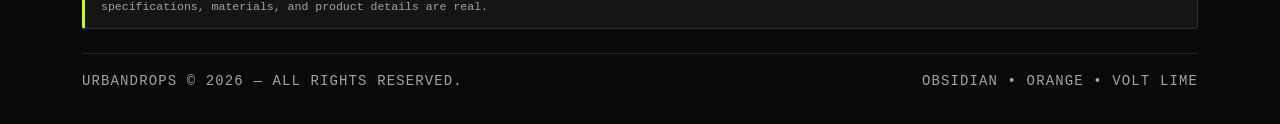
<file: pages/size-guide.html>
<!DOCTYPE html>
<html lang="en">
<head>
  <meta charset="UTF-8" />
  <meta name="viewport" content="width=device-width, initial-scale=1.0" />
  <title>Size &amp; Fit Guide | URBANDROPS</title>
  <link
    href="https://cdn.jsdelivr.net/npm/bootstrap@5.3.3/dist/css/bootstrap.min.css"
    rel="stylesheet"
    integrity="sha384-QWTKZyjpPEjISv5WaRU9OFeRpok6YctnYmDr5pNlyT2bRjXh0JMhjY6hW+ALEwIH"
    crossorigin="anonymous"
  />
  <link rel="stylesheet" href="../css/style.css" />
  <link rel="stylesheet" href="../css/shared-chrome.css">
</head>
<body>
  <a href="#sizeCalculatorForm" class="ud-skip-link">Skip to size calculator</a>
    <!-- Top Drop Ticker -->
  <div class="ud-ticker text-center">
    <div class="container">
      DROP 04 LIVE NOW // STRICTLY 100 PIECES PER SKU // ZERO RESTOCKS
    </div>
  </div>

  <!-- Shared Sticky Header & Navbar -->
  <header class="ud-header sticky-top">
    <nav class="navbar navbar-expand-lg ud-navbar" aria-label="Primary Navigation">
      <div class="container">
        <a class="ud-brand" href="../index.html">
          <img src="../images/Logo.png" alt="URBANDROPS Logo" class="ud-brand-logo" onerror="this.onerror=null;this.style.opacity='0.4'">
          <div>
            <span class="ud-brand-name">URBANDROPS</span>
            <span class="ud-brand-sub">NOT FOR EVERYONE</span>
          </div>
        </a>

        <div class="d-flex align-items-center gap-2 order-lg-3">
          <!-- Light / Dark Mode Toggle -->
          <button type="button" class="ud-theme-toggle" id="udThemeToggle" aria-label="Switch to light mode" title="Switch to Light Mode">
            <span class="ud-theme-icon" aria-hidden="true">☀️</span>
          </button>

          <!-- Cart Icon + Dynamic Badge -->
          <button type="button" class="ud-cart-btn" data-open-cart aria-label="Open shopping bag">
            <svg width="18" height="18" viewBox="0 0 24 24" fill="none" stroke="currentColor" stroke-width="2" stroke-linecap="round" stroke-linejoin="round" aria-hidden="true">
              <path d="M6 2L3 6v14a2 2 0 0 0 2 2h14a2 2 0 0 0 2-2V6l-3-4z"></path>
              <line x1="3" y1="6" x2="21" y2="6"></line>
              <path d="M16 10a4 4 0 0 1-8 0"></path>
            </svg>
            <span class="ud-cart-badge" id="cart-badge" data-cart-badge>0</span>
          </button>

          <!-- Mobile Hamburger Menu (☰) -->
          <button class="navbar-toggler ud-toggler" type="button" data-bs-toggle="collapse" data-bs-target="#udNavbarCollapse" aria-controls="udNavbarCollapse" aria-expanded="false" aria-label="Toggle navigation">
            <span class="ud-hamburger-icon" aria-hidden="true">☰</span>
          </button>
        </div>

        <div class="collapse navbar-collapse order-lg-2" id="udNavbarCollapse">
          <ul class="navbar-nav mx-auto mb-2 mb-lg-0 gap-lg-1">
            <li class="nav-item">
              <a class="nav-link ud-nav-link" href="../index.html">HOME</a>
            </li>
            <li class="nav-item dropdown">
              <a class="nav-link ud-nav-link dropdown-toggle" href="#" role="button" data-bs-toggle="dropdown" aria-expanded="false">SHOP</a>
              <ul class="dropdown-menu dropdown-menu-dark ud-dropdown-menu">
                <li><a class="dropdown-item" href="mens-catalog.html">Men's Catalog</a></li>
                <li><a class="dropdown-item" href="womens-catalog.html">Women's Catalog</a></li>
                <li><a class="dropdown-item" href="product-detail.html">Product Detail</a></li>
                <li><a class="dropdown-item" href="size-guide.html">Size &amp; Fit Guide</a></li>
              </ul>
            </li>
            <li class="nav-item dropdown">
              <a class="nav-link ud-nav-link dropdown-toggle" href="#" role="button" data-bs-toggle="dropdown" aria-expanded="false">DROPS</a>
              <ul class="dropdown-menu dropdown-menu-dark ud-dropdown-menu">
                <li><a class="dropdown-item" href="limited-drops.html">Limited Drops</a></li>
                <li><a class="dropdown-item" href="lookbook.html">Drop 04 Lookbook</a></li>
                <li><a class="dropdown-item" href="about.html">About Us</a></li>
              </ul>
            </li>
            <li class="nav-item dropdown">
              <a class="nav-link ud-nav-link dropdown-toggle" href="#" role="button" data-bs-toggle="dropdown" aria-expanded="false">ACCOUNT</a>
              <ul class="dropdown-menu dropdown-menu-dark ud-dropdown-menu">
                <li><a class="dropdown-item" href="user-profile.html">Member Profile</a></li>
                <li><a class="dropdown-item" href="wishlist.html">Saved Wishlist</a></li>
                <li><a class="dropdown-item" href="cart-checkout.html">Cart &amp; Checkout</a></li>
                <li><a class="dropdown-item" href="order-tracking.html">Order Tracking</a></li>
              </ul>
            </li>
            <li class="nav-item dropdown">
              <a class="nav-link ud-nav-link dropdown-toggle" href="#" role="button" data-bs-toggle="dropdown" aria-expanded="false">SUPPORT</a>
              <ul class="dropdown-menu dropdown-menu-dark ud-dropdown-menu">
                <li><a class="dropdown-item" href="store-locator.html">Store Locator</a></li>
                <li><a class="dropdown-item" href="faq.html">FAQ &amp; Policies</a></li>
                <li><a class="dropdown-item" href="contact-support.html">Contact Support</a></li>
              </ul>
            </li>
          </ul>

          <!-- Search Input -->
          <form class="ud-search-wrap me-lg-3" id="navbarSearchForm" role="search">
            <span class="ud-search-icon" aria-hidden="true">
              <svg width="14" height="14" viewBox="0 0 24 24" fill="none" stroke="currentColor" stroke-width="2.2">
                <circle cx="11" cy="11" r="8"></circle>
                <line x1="21" y1="21" x2="16.65" y2="16.65"></line>
              </svg>
            </span>
            <input class="form-control ud-search-input" type="search" id="navbarSearchInput" placeholder="Search drops..." aria-label="Search drops" autocomplete="off">
            <div class="ud-search-results" id="navbarSearchResults"></div>
          </form>
        </div>
      </div>
    </nav>
  </header>

  <!-- Page Header -->
  <header class="border-bottom" style="border-color: var(--ud-border) !important;">
    <div class="container py-4 py-md-5">
      <p class="ud-section-kicker mb-2">FIT ENGINE // PRECISION SIZING</p>
      <h1 class="display-6 fw-bold text-uppercase mb-2">Interactive Size &amp; Fit Guide</h1>
      <p class="text-secondary mb-0">
        Dial in your ideal URBANDROPS cut based on your height, weight, and preferred silhouette drape.
      </p>
    </div>
  </header>

  <!-- Main Content -->
  <main class="py-4 py-md-5">
    <div class="container">
      <div class="row g-4 align-items-start">
        <!-- Size & Fit Calculator Form -->
        <div class="col-12 col-lg-6">
          <div class="ud-card p-4 p-md-5">
            <h2 class="h4 fw-bold text-uppercase mb-2">Size &amp; Fit Calculator</h2>
            <p class="small text-secondary mb-4">
              Enter your measurements below for an instant sizing recommendation.
            </p>

            <form id="sizeCalculatorForm" novalidate>
              <div class="mb-3">
                <label for="heightInput" class="form-label fw-semibold">Height (cm)</label>
                <input
                  type="number"
                  class="form-control ud-input"
                  id="heightInput"
                  placeholder="e.g. 178"
                  min="140"
                  max="220"
                  step="1"
                  required
                />
                <div id="heightError" class="invalid-feedback">
                  Please enter a valid height between 140 cm and 220 cm.
                </div>
              </div>

              <div class="mb-3">
                <label for="weightInput" class="form-label fw-semibold">Weight (kg)</label>
                <input
                  type="number"
                  class="form-control ud-input"
                  id="weightInput"
                  placeholder="e.g. 74"
                  min="40"
                  max="160"
                  step="0.5"
                  required
                />
                <div id="weightError" class="invalid-feedback">
                  Please enter a valid weight between 40 kg and 160 kg.
                </div>
              </div>

              <div class="mb-4">
                <label for="fitPreference" class="form-label fw-semibold">Fit Preference</label>
                <select class="form-select ud-select" id="fitPreference" required>
                  <option value="" selected disabled>Choose your preferred fit...</option>
                  <option value="Slim">Slim (Close, tailored line)</option>
                  <option value="Regular">Regular (Standard streetwear cut)</option>
                  <option value="Oversized">Oversized (Boxy, dropped-shoulder drape)</option>
                </select>
                <div id="fitError" class="invalid-feedback">
                  Please select a fit preference (Slim, Regular, or Oversized).
                </div>
              </div>

              <div class="d-grid gap-2 d-sm-flex">
                <button type="submit" class="btn btn-ud-cta flex-grow-1 py-2 px-4">
                  Calculate My Size
                </button>
                <button type="button" id="resetCalcBtn" class="btn btn-ud-outline py-2 px-3">
                  Clear
                </button>
              </div>
            </form>

            <!-- Volt Lime Recommendation Box -->
            <div id="recommendationBox" class="ud-volt-box p-4 mt-4 d-none" role="region" aria-live="polite">
              <div class="d-flex justify-content-between align-items-center mb-1">
                <span class="small fw-bold text-uppercase" style="letter-spacing: 0.1em;">URBANDROPS FIT RESULT</span>
                <span id="fitBadgeLabel" class="badge bg-dark text-white text-uppercase">REGULAR FIT</span>
              </div>
              <h3 id="recommendedSizeHeading" class="h3 fw-bold text-uppercase mb-2">
                Recommended Size: LARGE
              </h3>
              <p id="recommendationDetail" class="mb-3 small fw-medium"></p>
              <div class="d-flex flex-wrap gap-2">
                <a href="product-detail.html" class="btn btn-dark btn-sm fw-bold text-uppercase px-3">
                  Shop Spotlight Hoodie
                </a>
                <a href="mens-catalog.html" class="btn btn-outline-dark btn-sm fw-bold text-uppercase px-3">
                  Browse Men's Catalog
                </a>
              </div>
            </div>
          </div>
        </div>

        <!-- Garment Measurement Chart -->
        <div class="col-12 col-lg-6">
          <div class="ud-card p-4 p-md-5 mb-4">
            <p class="ud-section-kicker mb-1">GARMENT SPECS (CM)</p>
            <h2 class="h4 fw-bold text-uppercase mb-3">Heavyweight Hoodie &amp; Tee Chart</h2>
            <p class="small text-secondary mb-4">
              Measurements are taken flat across the garment. Expect a relaxed chest and dropped shoulder on all Drop 05 tops.
            </p>

            <div class="table-responsive">
              <table class="table table-dark table-bordered align-middle mb-0" style="border-color: var(--ud-border);">
                <thead>
                  <tr style="color: var(--ud-accent);">
                    <th scope="col">Size</th>
                    <th scope="col">Chest (cm)</th>
                    <th scope="col">Length (cm)</th>
                    <th scope="col">Shoulder (cm)</th>
                    <th scope="col">Height Range</th>
                  </tr>
                </thead>
                <tbody>
                  <tr>
                    <td class="fw-bold">S (Small)</td>
                    <td>114</td>
                    <td>67</td>
                    <td>56</td>
                    <td class="text-secondary">160 - 172 cm</td>
                  </tr>
                  <tr>
                    <td class="fw-bold">M (Medium)</td>
                    <td>120</td>
                    <td>70</td>
                    <td>59</td>
                    <td class="text-secondary">170 - 178 cm</td>
                  </tr>
                  <tr>
                    <td class="fw-bold">L (Large)</td>
                    <td>126</td>
                    <td>73</td>
                    <td>62</td>
                    <td class="text-secondary">176 - 186 cm</td>
                  </tr>
                  <tr>
                    <td class="fw-bold">XL (X-Large)</td>
                    <td>132</td>
                    <td>76</td>
                    <td>65</td>
                    <td class="text-secondary">184 - 200+ cm</td>
                  </tr>
                </tbody>
              </table>
            </div>
          </div>

          <div class="ud-card p-4">
            <h3 class="h6 fw-bold text-uppercase mb-2" style="color: var(--ud-accent);">How Fit Preference Adjusts Your Cut</h3>
            <ul class="small text-secondary mb-0 ps-3">
              <li class="mb-2"><strong class="text-white">Slim:</strong> Steps down one size when borderline for a cleaner torso line.</li>
              <li class="mb-2"><strong class="text-white">Regular:</strong> Matches our intended boxy streetwear proportion.</li>
              <li><strong class="text-white">Oversized:</strong> Steps up one size for maximum sleeve stack and dropped-shoulder volume.</li>
            </ul>
          </div>
        </div>
      </div>
    </div>
  </main>

    <!-- Shared Dark Footer -->
  <footer class="ud-footer" id="footer-support">
    <div class="container">
      <div class="row g-4 pb-4 border-bottom border-secondary border-opacity-25">
        <div class="col-lg-4">
          <a class="ud-brand mb-3" href="../index.html">
            <img src="../images/Logo.png" alt="URBANDROPS Logo" class="ud-brand-logo" onerror="this.onerror=null;this.style.opacity='0.4'">
            <div>
              <span class="ud-brand-name">URBANDROPS</span>
              <span class="ud-brand-sub">NOT FOR EVERYONE</span>
            </div>
          </a>
          <p class="text-ud-muted small mt-2" style="max-width: 320px;">
            Independent dark streetwear house crafting heavyweight, limited-run silhouettes. Numbered 001 to 100.
          </p>
        </div>

        <div class="col-6 col-lg-2">
          <h3 class="font-mono-tech small text-lime text-uppercase mb-3">NAVIGATION</h3>
          <ul class="list-unstyled d-grid gap-2 mb-0">
            <li><a href="../index.html" class="ud-footer-link">HOME</a></li>
            <li><a href="../index.html#trending-section" class="ud-footer-link">SHOP</a></li>
            <li><a href="about.html" class="ud-footer-link">ABOUT US</a></li>
            <li><a href="lookbook.html" class="ud-footer-link">LOOKBOOK</a></li>
          </ul>
        </div>

        <div class="col-6 col-lg-3">
          <h3 class="font-mono-tech small text-lime text-uppercase mb-3">FLAGSHIP STORES</h3>
          <ul class="list-unstyled d-grid gap-2 mb-0 small text-ud-muted">
            <li><strong class="text-white">TOKYO:</strong> Shibuya-ku, Jinnan 1-14</li>
            <li><strong class="text-white">LONDON:</strong> Brewer St, Soho W1F</li>
            <li><strong class="text-white">BERLIN:</strong> Torstraße 112, Mitte</li>
          </ul>
        </div>

        <div class="col-lg-3">
          <h3 class="font-mono-tech small text-lime text-uppercase mb-3">SUPPORT &amp; DISPATCH</h3>
          <p class="text-ud-muted small mb-2">Orders &amp; sizing inquiries:<br><span class="text-white font-mono-tech">support@urbandrops.io</span></p>
          <span class="ud-tag-lime">MON–SAT // 11:00–20:00 UTC</span>
        </div>
      </div>

      <!-- Footer Social Links & AI Disclosure -->
      <div class="d-flex flex-wrap gap-3 mb-3 mt-4">
        <a href="#" class="ud-social-link" aria-label="URBANDROPS on Instagram">
          <svg width="16" height="16" fill="currentColor" viewBox="0 0 24 24" aria-hidden="true"><rect x="2" y="2" width="20" height="20" rx="5" ry="5" fill="none" stroke="currentColor" stroke-width="2"/><path d="M16 11.37A4 4 0 1 1 12.63 8 4 4 0 0 1 16 11.37z" fill="none" stroke="currentColor" stroke-width="2"/><line x1="17.5" y1="6.5" x2="17.51" y2="6.5" stroke="currentColor" stroke-width="2" stroke-linecap="round"/></svg>
        </a>
        <a href="#" class="ud-social-link" aria-label="URBANDROPS on X / Twitter">
          <svg width="16" height="16" fill="currentColor" viewBox="0 0 24 24" aria-hidden="true"><path d="M18.244 2.25h3.308l-7.227 8.26 8.502 11.24H16.17l-4.714-6.231-5.401 6.231H2.744l7.733-8.835L1.254 2.25H8.08l4.253 5.622L18.244 2.25z"/></svg>
        </a>
        <a href="#" class="ud-social-link" aria-label="URBANDROPS on TikTok">
          <svg width="16" height="16" fill="currentColor" viewBox="0 0 24 24" aria-hidden="true"><path d="M19.59 6.69a4.83 4.83 0 0 1-3.77-4.25V2h-3.45v13.67a2.89 2.89 0 0 1-2.88 2.5 2.89 2.89 0 0 1-2.89-2.89 2.89 2.89 0 0 1 2.89-2.89c.28 0 .54.04.79.1V9.01a6.33 6.33 0 0 0-.79-.05 6.34 6.34 0 0 0-6.34 6.34 6.34 6.34 0 0 0 6.34 6.34 6.34 6.34 0 0 0 6.33-6.34V9.03a8.16 8.16 0 0 0 4.77 1.52V7.1a4.85 4.85 0 0 1-1-.41z"/></svg>
        </a>
      </div>
      <div class="ud-ai-disclosure mb-4">
        <strong>AI IMAGE DISCLOSURE:</strong> Some editorial and lookbook images on this site may be AI-assisted or AI-generated for creative direction purposes. All garment specifications, materials, and product details are real.
      </div>

      <div class="d-flex flex-column flex-sm-row justify-content-between align-items-center pt-3 border-top border-secondary border-opacity-25 gap-2">
        <p class="font-mono-tech small text-ud-muted mb-0">URBANDROPS © 2026 — ALL RIGHTS RESERVED.</p>
        <p class="font-mono-tech small text-ud-muted mb-0">OBSIDIAN • ORANGE • VOLT LIME</p>
      </div>
    </div>
  </footer>

  <script
    src="https://cdn.jsdelivr.net/npm/bootstrap@5.3.3/dist/js/bootstrap.bundle.min.js"
    integrity="sha384-YvpcrYf0tY3lHB60NNkmXc5s9fDVZLESaAA55NDzOxhy9GkcIdslK1eN7N6jIeHz"
    crossorigin="anonymous"
  ></script>
  <script src="../js/main.js"></script>
  <script>
    (() => {
      const form = document.getElementById('sizeCalculatorForm');
      const heightInput = document.getElementById('heightInput');
      const weightInput = document.getElementById('weightInput');
      const fitPreference = document.getElementById('fitPreference');
      const resetCalcBtn = document.getElementById('resetCalcBtn');
      const recommendationBox = document.getElementById('recommendationBox');
      const recommendedSizeHeading = document.getElementById('recommendedSizeHeading');
      const recommendationDetail = document.getElementById('recommendationDetail');
      const fitBadgeLabel = document.getElementById('fitBadgeLabel');

      const SIZE_NAMES = ['SMALL', 'MEDIUM', 'LARGE', 'X-LARGE'];

      function validateField(input, validatorFn) {
        const isValid = validatorFn(input.value);
        input.classList.toggle('is-invalid', !isValid);
        input.classList.toggle('is-valid', isValid);
        return isValid;
      }

      function validateForm() {
        const heightOk = validateField(heightInput, (val) => {
          const num = parseFloat(val);
          return !Number.isNaN(num) && num >= 140 && num <= 220;
        });

        const weightOk = validateField(weightInput, (val) => {
          const num = parseFloat(val);
          return !Number.isNaN(num) && num >= 40 && num <= 160;
        });

        const fitOk = validateField(fitPreference, (val) =>
          ['Slim', 'Regular', 'Oversized'].includes(val)
        );

        return heightOk && weightOk && fitOk;
      }

      function computeSizeIndex(heightCm, weightKg, fit) {
        // Compute base index from height & weight composite score
        let baseScore = 0;
        if (heightCm < 170 && weightKg < 65) {
          baseScore = 0; // SMALL
        } else if (heightCm < 179 && weightKg < 78) {
          baseScore = 1; // MEDIUM
        } else if (heightCm < 187 && weightKg < 94) {
          baseScore = 2; // LARGE
        } else {
          baseScore = 3; // X-LARGE
        }

        // Factor in high weight or tall frame independently
        if (weightKg >= 94 || heightCm >= 188) {
          baseScore = Math.max(baseScore, 3);
        } else if (weightKg >= 79 || heightCm >= 180) {
          baseScore = Math.max(baseScore, 2);
        } else if (weightKg >= 66 || heightCm >= 171) {
          baseScore = Math.max(baseScore, 1);
        }

        if (fit === 'Slim') {
          baseScore -= 1;
        } else if (fit === 'Oversized') {
          baseScore += 1;
        }

        return Math.min(SIZE_NAMES.length - 1, Math.max(0, baseScore));
      }

      [heightInput, weightInput, fitPreference].forEach((field) => {
        field.addEventListener('input', () => {
          if (field.classList.contains('is-invalid') || field.classList.contains('is-valid')) {
            validateForm();
          }
        });
      });

      form.addEventListener('submit', (event) => {
        event.preventDefault();
        if (!validateForm()) {
          recommendationBox.classList.add('d-none');
          return;
        }

        const heightCm = parseFloat(heightInput.value);
        const weightKg = parseFloat(weightInput.value);
        const fit = fitPreference.value;

        const sizeIndex = computeSizeIndex(heightCm, weightKg, fit);
        const recommendedSize = SIZE_NAMES[sizeIndex];

        fitBadgeLabel.textContent = fit.toUpperCase() + ' FIT';
        const fitDescriptor = fit.toUpperCase() + ' STREETWEAR FIT';
        recommendedSizeHeading.textContent = `Recommended Size: ${recommendedSize} (${fitDescriptor})`;
        recommendationDetail.textContent =
          'Based on ' +
          heightCm +
          ' cm height, ' +
          weightKg +
          ' kg weight, and a ' +
          fit +
          ' preference, ' +
          recommendedSize +
          ' will deliver the sharpest URBANDROPS drape.';

        recommendationBox.classList.remove('d-none');
      });

      resetCalcBtn.addEventListener('click', () => {
        form.reset();
        [heightInput, weightInput, fitPreference].forEach((field) => {
          field.classList.remove('is-invalid', 'is-valid');
        });
        recommendationBox.classList.add('d-none');
      });
    })();
  </script>
  <script src="../js/shared-chrome.js"></script>
</body>
</html>
</file>
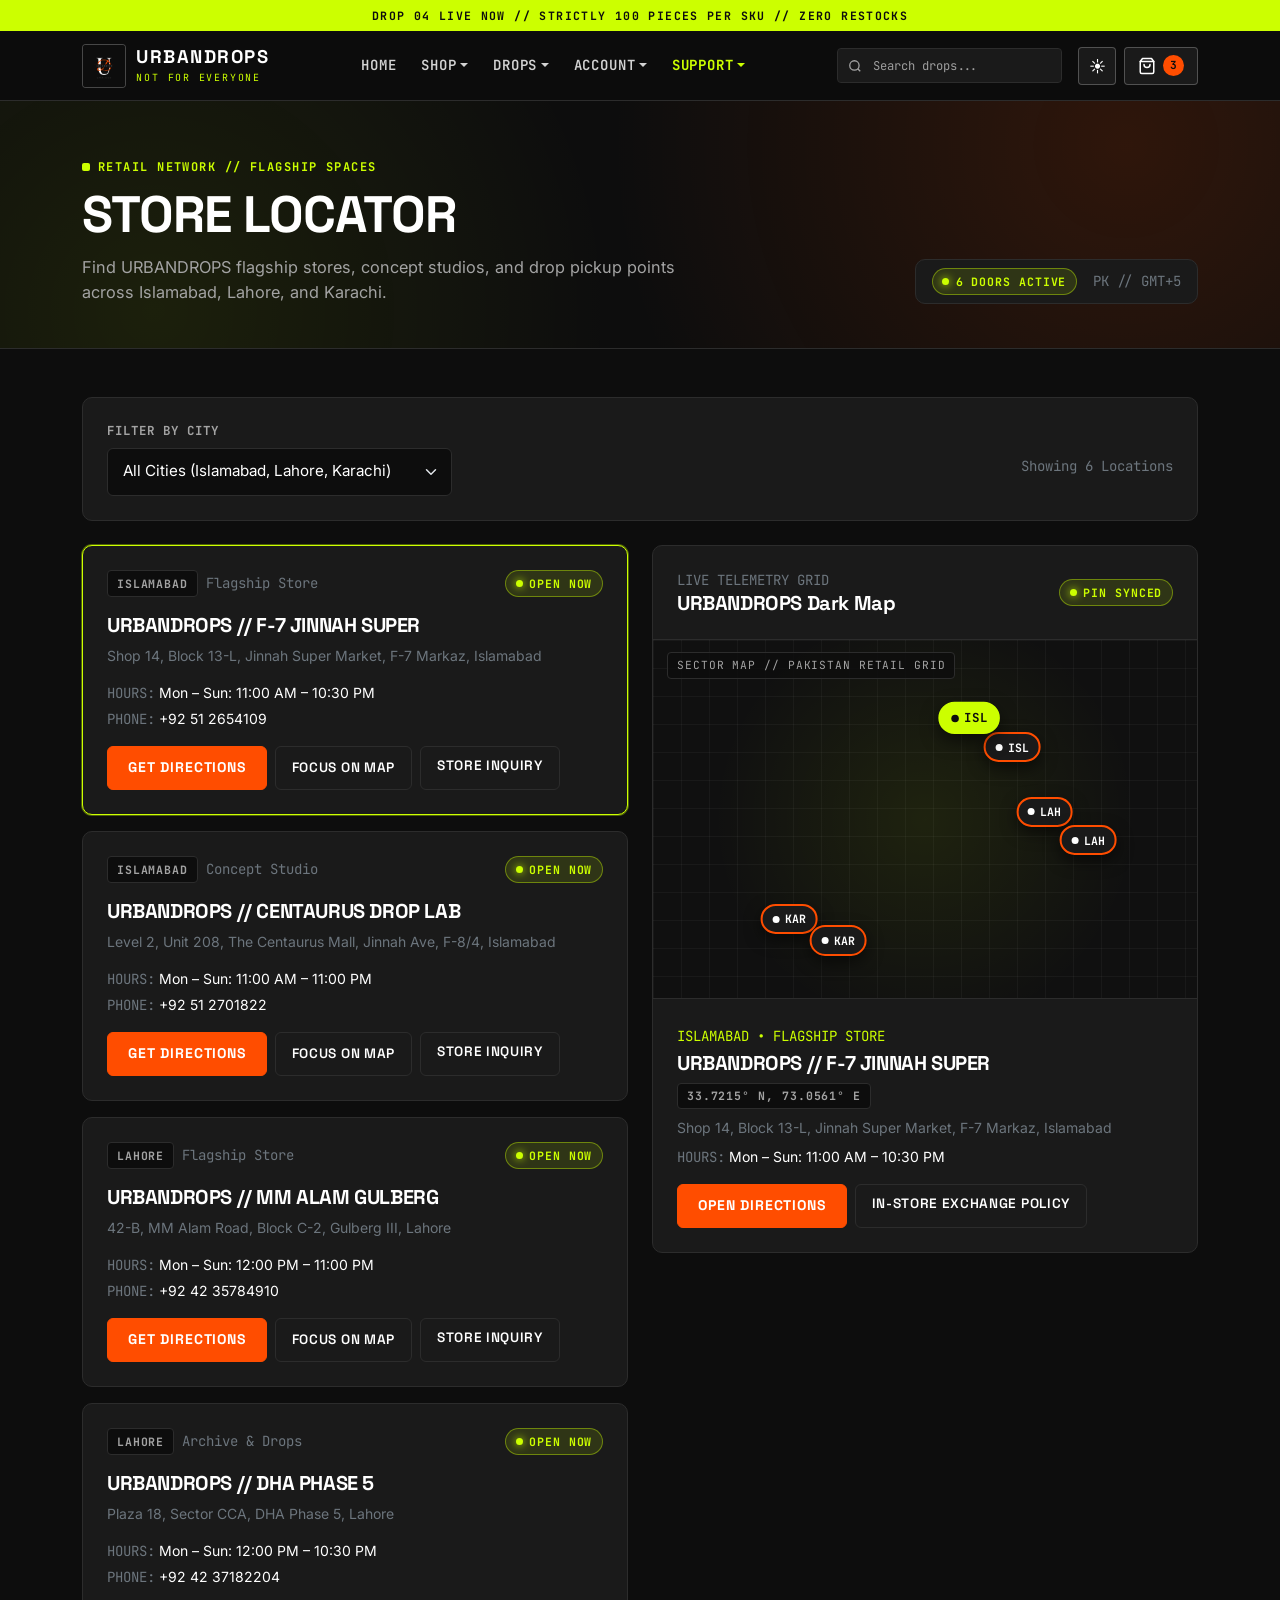
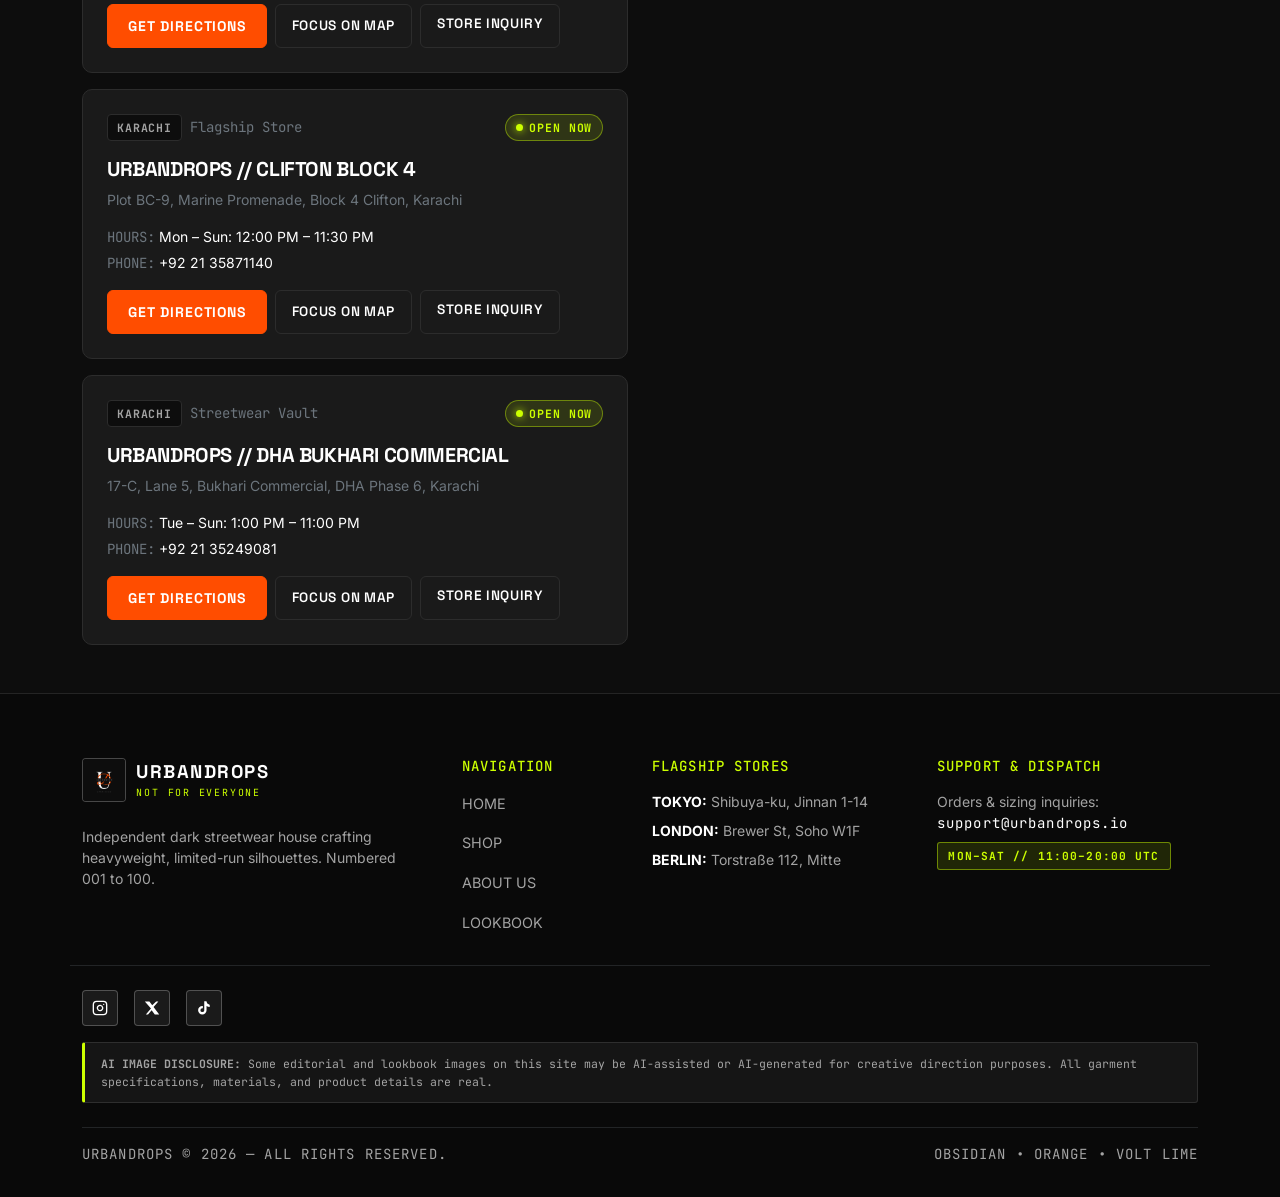
<file: pages/store-locator.html>
<!DOCTYPE html>
<html lang="en" data-bs-theme="dark">
<head>
  <meta charset="UTF-8">
  <meta name="viewport" content="width=device-width, initial-scale=1.0">
  <title>Store Locator | URBANDROPS</title>
  <link rel="preconnect" href="https://fonts.googleapis.com">
  <link rel="preconnect" href="https://fonts.gstatic.com" crossorigin>
  <link href="https://fonts.googleapis.com/css2?family=Inter:wght@400;500;600;700&family=JetBrains+Mono:wght@500;700&family=Space+Grotesk:wght@600;700;800&display=swap" rel="stylesheet">
  <link href="https://cdn.jsdelivr.net/npm/bootstrap@5.3.3/dist/css/bootstrap.min.css" rel="stylesheet">
  <link rel="stylesheet" href="../css/support.css">
  <link rel="stylesheet" href="../css/shared-chrome.css">
</head>
<body>
  <a class="ud-skip-link" href="#mainContent">Skip to main content</a>
    <!-- Top Drop Ticker -->
  <div class="ud-ticker text-center">
    <div class="container">
      DROP 04 LIVE NOW // STRICTLY 100 PIECES PER SKU // ZERO RESTOCKS
    </div>
  </div>

  <!-- Shared Sticky Header & Navbar -->
  <header class="ud-header sticky-top">
    <nav class="navbar navbar-expand-lg ud-navbar" aria-label="Primary Navigation">
      <div class="container">
        <a class="ud-brand" href="../index.html">
          <img src="../images/Logo.png" alt="URBANDROPS Logo" class="ud-brand-logo" onerror="this.onerror=null;this.style.opacity='0.4'">
          <div>
            <span class="ud-brand-name">URBANDROPS</span>
            <span class="ud-brand-sub">NOT FOR EVERYONE</span>
          </div>
        </a>

        <div class="d-flex align-items-center gap-2 order-lg-3">
          <!-- Light / Dark Mode Toggle -->
          <button type="button" class="ud-theme-toggle" id="udThemeToggle" aria-label="Switch to light mode" title="Switch to Light Mode">
            <span class="ud-theme-icon" aria-hidden="true">☀️</span>
          </button>

          <!-- Cart Icon + Dynamic Badge -->
          <button type="button" class="ud-cart-btn" data-open-cart aria-label="Open shopping bag">
            <svg width="18" height="18" viewBox="0 0 24 24" fill="none" stroke="currentColor" stroke-width="2" stroke-linecap="round" stroke-linejoin="round" aria-hidden="true">
              <path d="M6 2L3 6v14a2 2 0 0 0 2 2h14a2 2 0 0 0 2-2V6l-3-4z"></path>
              <line x1="3" y1="6" x2="21" y2="6"></line>
              <path d="M16 10a4 4 0 0 1-8 0"></path>
            </svg>
            <span class="ud-cart-badge" id="cart-badge" data-cart-badge>0</span>
          </button>

          <!-- Mobile Hamburger Menu (☰) -->
          <button class="navbar-toggler ud-toggler" type="button" data-bs-toggle="collapse" data-bs-target="#udNavbarCollapse" aria-controls="udNavbarCollapse" aria-expanded="false" aria-label="Toggle navigation">
            <span class="ud-hamburger-icon" aria-hidden="true">☰</span>
          </button>
        </div>

        <div class="collapse navbar-collapse order-lg-2" id="udNavbarCollapse">
          <ul class="navbar-nav mx-auto mb-2 mb-lg-0 gap-lg-1">
            <li class="nav-item">
              <a class="nav-link ud-nav-link" href="../index.html">HOME</a>
            </li>
            <li class="nav-item dropdown">
              <a class="nav-link ud-nav-link dropdown-toggle" href="#" role="button" data-bs-toggle="dropdown" aria-expanded="false">SHOP</a>
              <ul class="dropdown-menu dropdown-menu-dark ud-dropdown-menu">
                <li><a class="dropdown-item" href="mens-catalog.html">Men's Catalog</a></li>
                <li><a class="dropdown-item" href="womens-catalog.html">Women's Catalog</a></li>
                <li><a class="dropdown-item" href="product-detail.html">Product Detail</a></li>
                <li><a class="dropdown-item" href="size-guide.html">Size &amp; Fit Guide</a></li>
              </ul>
            </li>
            <li class="nav-item dropdown">
              <a class="nav-link ud-nav-link dropdown-toggle" href="#" role="button" data-bs-toggle="dropdown" aria-expanded="false">DROPS</a>
              <ul class="dropdown-menu dropdown-menu-dark ud-dropdown-menu">
                <li><a class="dropdown-item" href="limited-drops.html">Limited Drops</a></li>
                <li><a class="dropdown-item" href="lookbook.html">Drop 04 Lookbook</a></li>
                <li><a class="dropdown-item" href="about.html">About Us</a></li>
              </ul>
            </li>
            <li class="nav-item dropdown">
              <a class="nav-link ud-nav-link dropdown-toggle" href="#" role="button" data-bs-toggle="dropdown" aria-expanded="false">ACCOUNT</a>
              <ul class="dropdown-menu dropdown-menu-dark ud-dropdown-menu">
                <li><a class="dropdown-item" href="user-profile.html">Member Profile</a></li>
                <li><a class="dropdown-item" href="wishlist.html">Saved Wishlist</a></li>
                <li><a class="dropdown-item" href="cart-checkout.html">Cart &amp; Checkout</a></li>
                <li><a class="dropdown-item" href="order-tracking.html">Order Tracking</a></li>
              </ul>
            </li>
            <li class="nav-item dropdown">
              <a class="nav-link ud-nav-link dropdown-toggle" href="#" role="button" data-bs-toggle="dropdown" aria-expanded="false">SUPPORT</a>
              <ul class="dropdown-menu dropdown-menu-dark ud-dropdown-menu">
                <li><a class="dropdown-item" href="store-locator.html">Store Locator</a></li>
                <li><a class="dropdown-item" href="faq.html">FAQ &amp; Policies</a></li>
                <li><a class="dropdown-item" href="contact-support.html">Contact Support</a></li>
              </ul>
            </li>
          </ul>

          <!-- Search Input -->
          <form class="ud-search-wrap me-lg-3" id="navbarSearchForm" role="search">
            <span class="ud-search-icon" aria-hidden="true">
              <svg width="14" height="14" viewBox="0 0 24 24" fill="none" stroke="currentColor" stroke-width="2.2">
                <circle cx="11" cy="11" r="8"></circle>
                <line x1="21" y1="21" x2="16.65" y2="16.65"></line>
              </svg>
            </span>
            <input class="form-control ud-search-input" type="search" id="navbarSearchInput" placeholder="Search drops..." aria-label="Search drops" autocomplete="off">
            <div class="ud-search-results" id="navbarSearchResults"></div>
          </form>
        </div>
      </div>
    </nav>
  </header>

  <!-- Hero Header -->
  <header class="ud-page-hero">
    <div class="container">
      <div class="row align-items-end g-4">
        <div class="col-lg-8">
          <span class="ud-eyebrow">Retail Network // Flagship Spaces</span>
          <h1 class="ud-hero-title">Store Locator</h1>
          <p class="ud-hero-subtitle">
            Find URBANDROPS flagship stores, concept studios, and drop pickup points across Islamabad, Lahore, and Karachi.
          </p>
        </div>
        <div class="col-lg-4 text-lg-end">
          <div class="ud-card d-inline-flex align-items-center gap-3 px-3 py-2">
            <span class="ud-status-pill">
              <span class="ud-status-dot" aria-hidden="true"></span>
              6 DOORS ACTIVE
            </span>
            <span class="ud-mono small text-secondary">PK // GMT+5</span>
          </div>
        </div>
      </div>
    </div>
  </header>

  <!-- Main Content -->
  <main id="mainContent" class="py-5">
    <div class="container">
      <!-- City Filter Toolbar -->
      <div class="ud-card p-3 p-md-4 mb-4">
        <div class="row align-items-center g-3">
          <div class="col-md-5 col-lg-4">
            <label for="cityFilter" class="ud-form-label d-block">Filter by City</label>
            <select id="cityFilter" class="form-select ud-form-select" aria-label="Filter stores by city">
              <option value="all" selected>All Cities (Islamabad, Lahore, Karachi)</option>
              <option value="Islamabad">Islamabad</option>
              <option value="Lahore">Lahore</option>
              <option value="Karachi">Karachi</option>
            </select>
          </div>
          <div class="col-md-7 col-lg-8 d-flex flex-wrap align-items-center justify-content-md-end gap-3 pt-md-3">
            <span id="storeCountLabel" class="ud-mono small text-secondary">Showing 6 Locations</span>
            <button id="resetCityFilter" type="button" class="btn ud-btn-outline btn-sm d-none">Show All Cities</button>
          </div>
        </div>
      </div>

      <!-- Store Cards + Dark Styled Map Grid -->
      <div class="row g-4">
        <div class="col-lg-6">
          <div id="storeCardsContainer" class="row g-3" aria-live="polite">
            <!-- Dynamically populated by js/support.js -->
          </div>
        </div>

        <div class="col-lg-6">
          <section class="ud-card ud-map-card" aria-label="Interactive Dark Store Map">
            <div class="p-3 p-md-4 d-flex justify-content-between align-items-center">
              <div>
                <span class="ud-mono small text-uppercase text-secondary d-block">Live Telemetry Grid</span>
                <h2 class="h5 fw-bold mb-0">URBANDROPS Dark Map</h2>
              </div>
              <span class="ud-status-pill">
                <span class="ud-status-dot" aria-hidden="true"></span>
                PIN SYNCED
              </span>
            </div>

            <!-- Dark Styled Map Container -->
            <div class="ud-map-canvas">
              <div class="ud-map-radar" aria-hidden="true"></div>
              <span class="ud-map-grid-label">SECTOR MAP // PAKISTAN RETAIL GRID</span>
              <div id="mapPinsContainer">
                <!-- Interactive pins injected by js/support.js -->
              </div>
            </div>

            <!-- Active Store Map Details -->
            <div class="p-3 p-md-4">
              <div class="d-flex flex-wrap justify-content-between align-items-start gap-2 mb-2">
                <div>
                  <span id="mapActiveCity" class="ud-mono small text-uppercase" style="color: var(--ud-accent);">Islamabad • Flagship Store</span>
                  <h3 id="mapActiveName" class="h5 fw-bold mt-1 mb-0">URBANDROPS // F-7 JINNAH SUPER</h3>
                </div>
                <span id="mapActiveCoords" class="ud-city-badge">33.7215° N, 73.0561° E</span>
              </div>
              <p id="mapActiveAddress" class="text-secondary small mb-2">
                Shop 14, Block 13-L, Jinnah Super Market, F-7 Markaz, Islamabad
              </p>
              <p class="small mb-3">
                <span class="ud-mono text-secondary">HOURS:</span>
                <span id="mapActiveHours" class="text-white">Mon – Sun: 11:00 AM – 10:30 PM</span>
              </p>
              <div class="d-flex flex-wrap gap-2">
                <a id="mapDirectionsBtn" href="https://www.google.com/maps/search/?api=1&query=Jinnah+Super+Market+Islamabad" target="_blank" rel="noopener noreferrer" class="btn ud-btn-cta btn-sm">
                  Open Directions
                </a>
                <a href="faq.html#returns" class="btn ud-btn-outline btn-sm">In-Store Exchange Policy</a>
              </div>
            </div>
          </section>
        </div>
      </div>
    </div>
  </main>

  <!-- Store Directions & Hours Modal -->
  <div class="modal fade ud-modal" id="storeDirectionsModal" tabindex="-1" aria-labelledby="modalStoreName" aria-hidden="true">
    <div class="modal-dialog modal-dialog-centered">
      <div class="modal-content">
        <div class="modal-header">
          <div>
            <span id="modalStoreBadge" class="ud-mono small text-uppercase d-block" style="color: var(--ud-accent);">Islamabad • Flagship Store</span>
            <h2 class="modal-title h5 fw-bold mb-0" id="modalStoreName">URBANDROPS // F-7 JINNAH SUPER</h2>
          </div>
          <button type="button" class="btn-close btn-close-white" data-bs-dismiss="modal" aria-label="Close directions modal"></button>
        </div>
        <div class="modal-body d-flex flex-column gap-3">
          <div class="d-flex flex-wrap justify-content-between align-items-center gap-2">
            <span id="modalStoreStatus" class="ud-status-pill">
              <span class="ud-status-dot" aria-hidden="true"></span>
              OPEN NOW
            </span>
            <span id="modalStoreCoords" class="ud-city-badge">33.7215° N, 73.0561° E</span>
          </div>

          <div>
            <div class="ud-mono small text-secondary mb-1">STORE ADDRESS</div>
            <p id="modalStoreAddress" class="mb-0 text-white small"></p>
          </div>

          <div class="ud-modal-hours-box">
            <div class="d-flex justify-content-between align-items-center mb-1">
              <span class="ud-mono small fw-bold" style="color: var(--ud-accent);">POP-UP &amp; STORE OPERATING HOURS</span>
              <span class="ud-mono small text-secondary">PKT (GMT+5)</span>
            </div>
            <div id="modalStoreHours" class="text-white fw-semibold small"></div>
            <div class="text-secondary small mt-1">Same-day in-store drop pickup &amp; size exchanges available during operating hours.</div>
          </div>

          <div>
            <div class="ud-mono small text-secondary mb-1">DIRECT PHONE</div>
            <div id="modalStorePhone" class="ud-mono text-white small"></div>
          </div>

          <div class="d-grid gap-2 pt-1">
            <a id="modalDirectionsLink" href="#" target="_blank" rel="noopener noreferrer" class="btn ud-btn-cta">
              Get Turn-by-Turn Directions (Google Maps)
            </a>
            <a id="modalMapsPinLink" href="#" target="_blank" rel="noopener noreferrer" class="btn ud-btn-outline btn-sm">
              View Store Location Pin on Google Maps
            </a>
          </div>
        </div>
        <div class="modal-footer justify-content-between">
          <a href="contact-support.html" class="ud-footer-link mb-0 small">Need pickup help? Contact Support</a>
          <button type="button" class="btn ud-btn-outline btn-sm" data-bs-dismiss="modal">Close</button>
        </div>
      </div>
    </div>
  </div>

    <!-- Shared Dark Footer -->
  <footer class="ud-footer" id="footer-support">
    <div class="container">
      <div class="row g-4 pb-4 border-bottom border-secondary border-opacity-25">
        <div class="col-lg-4">
          <a class="ud-brand mb-3" href="../index.html">
            <img src="../images/Logo.png" alt="URBANDROPS Logo" class="ud-brand-logo" onerror="this.onerror=null;this.style.opacity='0.4'">
            <div>
              <span class="ud-brand-name">URBANDROPS</span>
              <span class="ud-brand-sub">NOT FOR EVERYONE</span>
            </div>
          </a>
          <p class="text-ud-muted small mt-2" style="max-width: 320px;">
            Independent dark streetwear house crafting heavyweight, limited-run silhouettes. Numbered 001 to 100.
          </p>
        </div>

        <div class="col-6 col-lg-2">
          <h3 class="font-mono-tech small text-lime text-uppercase mb-3">NAVIGATION</h3>
          <ul class="list-unstyled d-grid gap-2 mb-0">
            <li><a href="../index.html" class="ud-footer-link">HOME</a></li>
            <li><a href="../index.html#trending-section" class="ud-footer-link">SHOP</a></li>
            <li><a href="about.html" class="ud-footer-link">ABOUT US</a></li>
            <li><a href="lookbook.html" class="ud-footer-link">LOOKBOOK</a></li>
          </ul>
        </div>

        <div class="col-6 col-lg-3">
          <h3 class="font-mono-tech small text-lime text-uppercase mb-3">FLAGSHIP STORES</h3>
          <ul class="list-unstyled d-grid gap-2 mb-0 small text-ud-muted">
            <li><strong class="text-white">TOKYO:</strong> Shibuya-ku, Jinnan 1-14</li>
            <li><strong class="text-white">LONDON:</strong> Brewer St, Soho W1F</li>
            <li><strong class="text-white">BERLIN:</strong> Torstraße 112, Mitte</li>
          </ul>
        </div>

        <div class="col-lg-3">
          <h3 class="font-mono-tech small text-lime text-uppercase mb-3">SUPPORT &amp; DISPATCH</h3>
          <p class="text-ud-muted small mb-2">Orders &amp; sizing inquiries:<br><span class="text-white font-mono-tech">support@urbandrops.io</span></p>
          <span class="ud-tag-lime">MON–SAT // 11:00–20:00 UTC</span>
        </div>
      </div>

      <!-- Footer Social Links & AI Disclosure -->
      <div class="d-flex flex-wrap gap-3 mb-3 mt-4">
        <a href="#" class="ud-social-link" aria-label="URBANDROPS on Instagram">
          <svg width="16" height="16" fill="currentColor" viewBox="0 0 24 24" aria-hidden="true"><rect x="2" y="2" width="20" height="20" rx="5" ry="5" fill="none" stroke="currentColor" stroke-width="2"/><path d="M16 11.37A4 4 0 1 1 12.63 8 4 4 0 0 1 16 11.37z" fill="none" stroke="currentColor" stroke-width="2"/><line x1="17.5" y1="6.5" x2="17.51" y2="6.5" stroke="currentColor" stroke-width="2" stroke-linecap="round"/></svg>
        </a>
        <a href="#" class="ud-social-link" aria-label="URBANDROPS on X / Twitter">
          <svg width="16" height="16" fill="currentColor" viewBox="0 0 24 24" aria-hidden="true"><path d="M18.244 2.25h3.308l-7.227 8.26 8.502 11.24H16.17l-4.714-6.231-5.401 6.231H2.744l7.733-8.835L1.254 2.25H8.08l4.253 5.622L18.244 2.25z"/></svg>
        </a>
        <a href="#" class="ud-social-link" aria-label="URBANDROPS on TikTok">
          <svg width="16" height="16" fill="currentColor" viewBox="0 0 24 24" aria-hidden="true"><path d="M19.59 6.69a4.83 4.83 0 0 1-3.77-4.25V2h-3.45v13.67a2.89 2.89 0 0 1-2.88 2.5 2.89 2.89 0 0 1-2.89-2.89 2.89 2.89 0 0 1 2.89-2.89c.28 0 .54.04.79.1V9.01a6.33 6.33 0 0 0-.79-.05 6.34 6.34 0 0 0-6.34 6.34 6.34 6.34 0 0 0 6.34 6.34 6.34 6.34 0 0 0 6.33-6.34V9.03a8.16 8.16 0 0 0 4.77 1.52V7.1a4.85 4.85 0 0 1-1-.41z"/></svg>
        </a>
      </div>
      <div class="ud-ai-disclosure mb-4">
        <strong>AI IMAGE DISCLOSURE:</strong> Some editorial and lookbook images on this site may be AI-assisted or AI-generated for creative direction purposes. All garment specifications, materials, and product details are real.
      </div>

      <div class="d-flex flex-column flex-sm-row justify-content-between align-items-center pt-3 border-top border-secondary border-opacity-25 gap-2">
        <p class="font-mono-tech small text-ud-muted mb-0">URBANDROPS © 2026 — ALL RIGHTS RESERVED.</p>
        <p class="font-mono-tech small text-ud-muted mb-0">OBSIDIAN • ORANGE • VOLT LIME</p>
      </div>
    </div>
  </footer>

  <script src="https://cdn.jsdelivr.net/npm/bootstrap@5.3.3/dist/js/bootstrap.bundle.min.js"></script>
  <script src="../js/support.js"></script>
  <script src="../js/shared-chrome.js"></script>
</body>
</html>
</file>
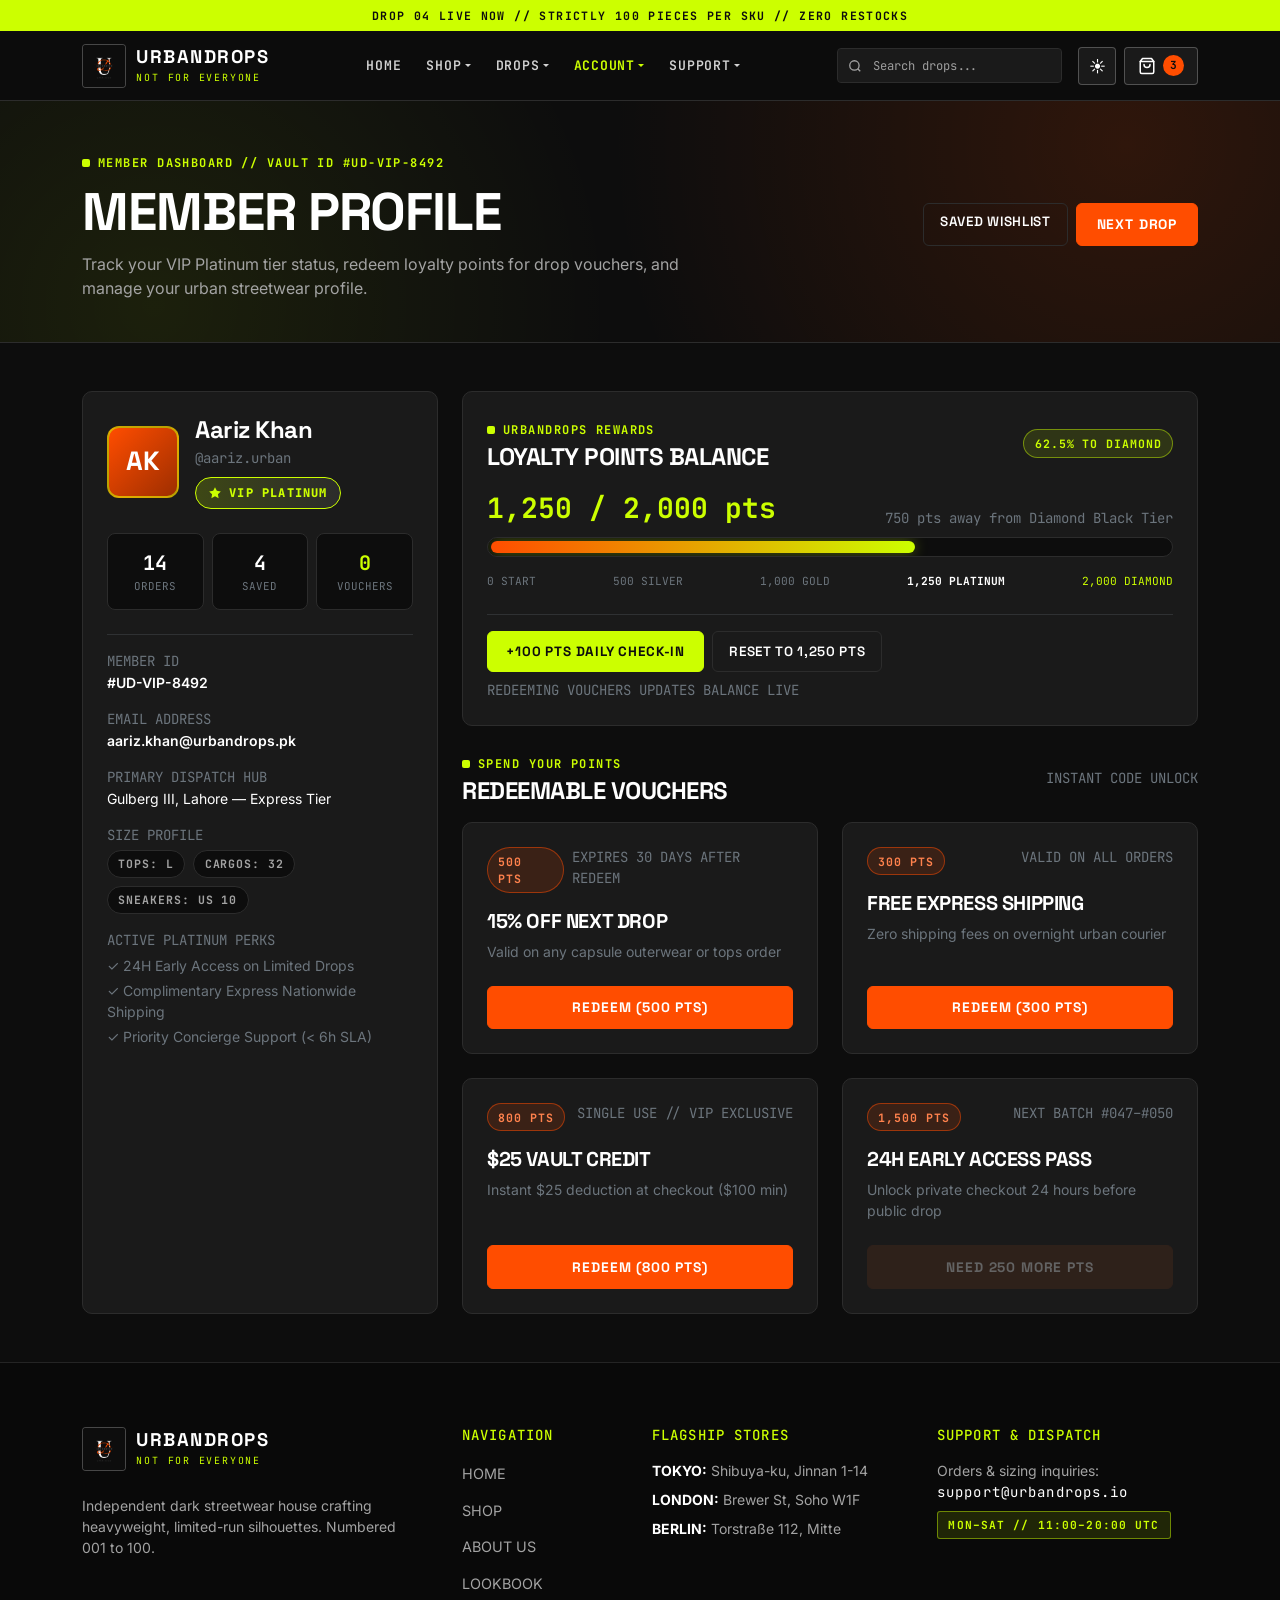
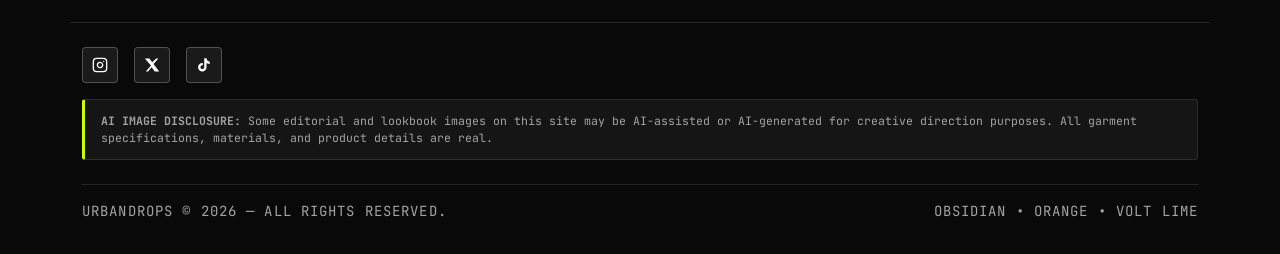
<file: pages/user-profile.html>
<!DOCTYPE html>
<html lang="en" data-bs-theme="dark">
<head>
  <meta charset="UTF-8">
  <meta name="viewport" content="width=device-width, initial-scale=1.0">
  <title>VIP Member Profile | URBANDROPS</title>
  <link rel="preconnect" href="https://fonts.googleapis.com">
  <link rel="preconnect" href="https://fonts.gstatic.com" crossorigin>
  <link href="https://fonts.googleapis.com/css2?family=Inter:wght@400;500;600;700&family=JetBrains+Mono:wght@500;700;800&family=Space+Grotesk:wght@600;700;800&display=swap" rel="stylesheet">
  <link href="https://cdn.jsdelivr.net/npm/bootstrap@5.3.3/dist/css/bootstrap.min.css" rel="stylesheet">
  <link rel="stylesheet" href="../css/drops-member.css">
  <link rel="stylesheet" href="../css/shared-chrome.css">
</head>
<body>
  <a class="skip-link" href="#main-content">Skip to main content</a>

    <!-- Top Drop Ticker -->
  <div class="ud-ticker text-center">
    <div class="container">
      DROP 04 LIVE NOW // STRICTLY 100 PIECES PER SKU // ZERO RESTOCKS
    </div>
  </div>

  <!-- Shared Sticky Header & Navbar -->
  <header class="ud-header sticky-top">
    <nav class="navbar navbar-expand-lg ud-navbar" aria-label="Primary Navigation">
      <div class="container">
        <a class="ud-brand" href="../index.html">
          <img src="../images/Logo.png" alt="URBANDROPS Logo" class="ud-brand-logo" onerror="this.onerror=null;this.style.opacity='0.4'">
          <div>
            <span class="ud-brand-name">URBANDROPS</span>
            <span class="ud-brand-sub">NOT FOR EVERYONE</span>
          </div>
        </a>

        <div class="d-flex align-items-center gap-2 order-lg-3">
          <!-- Light / Dark Mode Toggle -->
          <button type="button" class="ud-theme-toggle" id="udThemeToggle" aria-label="Switch to light mode" title="Switch to Light Mode">
            <span class="ud-theme-icon" aria-hidden="true">☀️</span>
          </button>

          <!-- Cart Icon + Dynamic Badge -->
          <button type="button" class="ud-cart-btn" data-open-cart aria-label="Open shopping bag">
            <svg width="18" height="18" viewBox="0 0 24 24" fill="none" stroke="currentColor" stroke-width="2" stroke-linecap="round" stroke-linejoin="round" aria-hidden="true">
              <path d="M6 2L3 6v14a2 2 0 0 0 2 2h14a2 2 0 0 0 2-2V6l-3-4z"></path>
              <line x1="3" y1="6" x2="21" y2="6"></line>
              <path d="M16 10a4 4 0 0 1-8 0"></path>
            </svg>
            <span class="ud-cart-badge" id="cart-badge" data-cart-badge>0</span>
          </button>

          <!-- Mobile Hamburger Menu (☰) -->
          <button class="navbar-toggler ud-toggler" type="button" data-bs-toggle="collapse" data-bs-target="#udNavbarCollapse" aria-controls="udNavbarCollapse" aria-expanded="false" aria-label="Toggle navigation">
            <span class="ud-hamburger-icon" aria-hidden="true">☰</span>
          </button>
        </div>

        <div class="collapse navbar-collapse order-lg-2" id="udNavbarCollapse">
          <ul class="navbar-nav mx-auto mb-2 mb-lg-0 gap-lg-1">
            <li class="nav-item">
              <a class="nav-link ud-nav-link" href="../index.html">HOME</a>
            </li>
            <li class="nav-item dropdown">
              <a class="nav-link ud-nav-link dropdown-toggle" href="#" role="button" data-bs-toggle="dropdown" aria-expanded="false">SHOP</a>
              <ul class="dropdown-menu dropdown-menu-dark ud-dropdown-menu">
                <li><a class="dropdown-item" href="mens-catalog.html">Men's Catalog</a></li>
                <li><a class="dropdown-item" href="womens-catalog.html">Women's Catalog</a></li>
                <li><a class="dropdown-item" href="product-detail.html">Product Detail</a></li>
                <li><a class="dropdown-item" href="size-guide.html">Size &amp; Fit Guide</a></li>
              </ul>
            </li>
            <li class="nav-item dropdown">
              <a class="nav-link ud-nav-link dropdown-toggle" href="#" role="button" data-bs-toggle="dropdown" aria-expanded="false">DROPS</a>
              <ul class="dropdown-menu dropdown-menu-dark ud-dropdown-menu">
                <li><a class="dropdown-item" href="limited-drops.html">Limited Drops</a></li>
                <li><a class="dropdown-item" href="lookbook.html">Drop 04 Lookbook</a></li>
                <li><a class="dropdown-item" href="about.html">About Us</a></li>
              </ul>
            </li>
            <li class="nav-item dropdown">
              <a class="nav-link ud-nav-link dropdown-toggle" href="#" role="button" data-bs-toggle="dropdown" aria-expanded="false">ACCOUNT</a>
              <ul class="dropdown-menu dropdown-menu-dark ud-dropdown-menu">
                <li><a class="dropdown-item" href="user-profile.html">Member Profile</a></li>
                <li><a class="dropdown-item" href="wishlist.html">Saved Wishlist</a></li>
                <li><a class="dropdown-item" href="cart-checkout.html">Cart &amp; Checkout</a></li>
                <li><a class="dropdown-item" href="order-tracking.html">Order Tracking</a></li>
              </ul>
            </li>
            <li class="nav-item dropdown">
              <a class="nav-link ud-nav-link dropdown-toggle" href="#" role="button" data-bs-toggle="dropdown" aria-expanded="false">SUPPORT</a>
              <ul class="dropdown-menu dropdown-menu-dark ud-dropdown-menu">
                <li><a class="dropdown-item" href="store-locator.html">Store Locator</a></li>
                <li><a class="dropdown-item" href="faq.html">FAQ &amp; Policies</a></li>
                <li><a class="dropdown-item" href="contact-support.html">Contact Support</a></li>
              </ul>
            </li>
          </ul>

          <!-- Search Input -->
          <form class="ud-search-wrap me-lg-3" id="navbarSearchForm" role="search">
            <span class="ud-search-icon" aria-hidden="true">
              <svg width="14" height="14" viewBox="0 0 24 24" fill="none" stroke="currentColor" stroke-width="2.2">
                <circle cx="11" cy="11" r="8"></circle>
                <line x1="21" y1="21" x2="16.65" y2="16.65"></line>
              </svg>
            </span>
            <input class="form-control ud-search-input" type="search" id="navbarSearchInput" placeholder="Search drops..." aria-label="Search drops" autocomplete="off">
            <div class="ud-search-results" id="navbarSearchResults"></div>
          </form>
        </div>
      </div>
    </nav>
  </header>

  <!-- Hero Header -->
  <header class="ud-page-hero">
    <div class="container">
      <div class="row align-items-center g-4">
        <div class="col-lg-8">
          <span class="ud-eyebrow">Member Dashboard // Vault ID #UD-VIP-8492</span>
          <h1 class="ud-hero-title">Member Profile</h1>
          <p class="ud-hero-subtitle">
            Track your VIP Platinum tier status, redeem loyalty points for drop vouchers, and manage your urban streetwear profile.
          </p>
        </div>
        <div class="col-lg-4 d-flex flex-wrap gap-2 justify-content-lg-end">
          <a href="wishlist.html" class="btn ud-btn-outline">Saved Wishlist</a>
          <a href="limited-drops.html" class="btn ud-btn-cta">Next Drop</a>
        </div>
      </div>
    </div>
  </header>

  <main id="main-content" class="py-5">
    <div class="container">
      <div class="row g-4">
        <!-- Left Column: User Details & VIP Platinum Card -->
        <div class="col-lg-4">
          <section class="ud-card p-4 h-100" aria-labelledby="memberDetailsHeading">
            <div class="d-flex align-items-center gap-3 mb-4">
              <div class="ud-avatar-monogram" aria-hidden="true">AK</div>
              <div>
                <h2 id="memberDetailsHeading" class="h4 fw-bold text-white mb-1">Aariz Khan</h2>
                <div class="ud-mono small text-secondary mb-2">@aariz.urban</div>
                <span class="ud-vip-badge">
                  <svg width="14" height="14" viewBox="0 0 24 24" fill="currentColor" aria-hidden="true">
                    <polygon points="12 2 15.09 8.26 22 9.27 17 14.14 18.18 21.02 12 17.77 5.82 21.02 7 14.14 2 9.27 8.91 8.26 12 2"></polygon>
                  </svg>
                  VIP Platinum
                </span>
              </div>
            </div>

            <!-- Quick Stats -->
            <div class="row g-2 mb-4">
              <div class="col-4">
                <div class="ud-stat-box text-center">
                  <div class="ud-mono fw-bold fs-5 text-white">14</div>
                  <div class="ud-mono text-secondary" style="font-size: 0.68rem;">ORDERS</div>
                </div>
              </div>
              <div class="col-4">
                <div class="ud-stat-box text-center">
                  <div id="profileWishlistCount" class="ud-mono fw-bold fs-5 text-white">4</div>
                  <div class="ud-mono text-secondary" style="font-size: 0.68rem;">SAVED</div>
                </div>
              </div>
              <div class="col-4">
                <div class="ud-stat-box text-center">
                  <div id="profileRedeemedCount" class="ud-mono fw-bold fs-5" style="color: #CCFF00;">0</div>
                  <div class="ud-mono text-secondary" style="font-size: 0.68rem;">VOUCHERS</div>
                </div>
              </div>
            </div>

            <!-- Member Details List -->
            <div class="d-flex flex-column gap-3 small border-top border-secondary border-opacity-25 pt-3">
              <div>
                <div class="ud-mono text-secondary">MEMBER ID</div>
                <div class="text-white fw-semibold">#UD-VIP-8492</div>
              </div>
              <div>
                <div class="ud-mono text-secondary">EMAIL ADDRESS</div>
                <div class="text-white fw-semibold">aariz.khan@urbandrops.pk</div>
              </div>
              <div>
                <div class="ud-mono text-secondary">PRIMARY DISPATCH HUB</div>
                <div class="text-white">Gulberg III, Lahore — Express Tier</div>
              </div>
              <div>
                <div class="ud-mono text-secondary">SIZE PROFILE</div>
                <div class="d-flex flex-wrap gap-2 mt-1">
                  <span class="ud-badge-pill ud-badge-muted">TOPS: L</span>
                  <span class="ud-badge-pill ud-badge-muted">CARGOS: 32</span>
                  <span class="ud-badge-pill ud-badge-muted">SNEAKERS: US 10</span>
                </div>
              </div>
              <div>
                <div class="ud-mono text-secondary">ACTIVE PLATINUM PERKS</div>
                <ul class="list-unstyled text-secondary mb-0 mt-1 d-flex flex-column gap-1">
                  <li>&#10003; 24H Early Access on Limited Drops</li>
                  <li>&#10003; Complimentary Express Nationwide Shipping</li>
                  <li>&#10003; Priority Concierge Support (&lt; 6h SLA)</li>
                </ul>
              </div>
            </div>
          </section>
        </div>

        <!-- Right Column: Interactive Loyalty Progress & Redeemable Vouchers -->
        <div class="col-lg-8 d-flex flex-column gap-4">
          <!-- Interactive Loyalty Points Progress Card -->
          <section class="ud-card p-4" aria-labelledby="loyaltyHeading">
            <div class="d-flex flex-column flex-sm-row justify-content-between align-items-sm-center gap-2 mb-3">
              <div>
                <span class="ud-eyebrow mb-1">URBANDROPS Rewards</span>
                <h2 id="loyaltyHeading" class="h4 fw-bold text-uppercase mb-0">Loyalty Points Balance</h2>
              </div>
              <span id="loyaltyPercentBadge" class="ud-badge-pill ud-badge-volt">62.5% TO DIAMOND</span>
            </div>

            <div class="d-flex flex-column flex-sm-row justify-content-between align-items-sm-end gap-2 mb-2">
              <div id="loyaltyPointsText" class="ud-mono fw-bold fs-3" style="color: #CCFF00;">1,250 / 2,000 pts</div>
              <div id="loyaltyRemainingText" class="ud-mono small text-secondary">750 pts away from Diamond Black Tier</div>
            </div>

            <div class="ud-loyalty-progress-wrap mb-3">
              <div
                id="loyaltyProgressBar"
                class="ud-loyalty-progress-bar"
                role="progressbar"
                style="width: 62.5%;"
                aria-valuenow="1250"
                aria-valuemin="0"
                aria-valuemax="2000"
                aria-label="Loyalty points progress toward Diamond Black Tier"
              ></div>
            </div>

            <div class="ud-tier-scale ud-mono text-secondary mb-4">
              <span>0 START</span>
              <span>500 SILVER</span>
              <span>1,000 GOLD</span>
              <span class="text-white fw-bold">1,250 PLATINUM</span>
              <span style="color: #CCFF00;">2,000 DIAMOND</span>
            </div>

            <div class="d-flex flex-wrap align-items-center justify-content-between gap-2 pt-3 border-top border-secondary border-opacity-25">
              <div class="d-flex flex-wrap gap-2">
                <button type="button" id="claimBonusPointsBtn" class="btn ud-btn-accent btn-sm">
                  +100 PTS DAILY CHECK-IN
                </button>
                <button type="button" id="resetLoyaltyBtn" class="btn ud-btn-outline btn-sm">
                  RESET TO 1,250 PTS
                </button>
              </div>
              <span class="ud-mono small text-secondary">REDEEMING VOUCHERS UPDATES BALANCE LIVE</span>
            </div>
          </section>

          <!-- Redeemable Voucher Cards -->
          <section aria-labelledby="vouchersHeading">
            <div class="d-flex flex-wrap justify-content-between align-items-center gap-2 mb-3">
              <div>
                <span class="ud-eyebrow mb-1">Spend Your Points</span>
                <h2 id="vouchersHeading" class="h4 fw-bold text-uppercase mb-0">Redeemable Vouchers</h2>
              </div>
              <span class="ud-mono small text-secondary">INSTANT CODE UNLOCK</span>
            </div>

            <div id="voucherRedeemBanner" class="alert ud-alert-success d-none mb-3" role="status" aria-live="polite">
              <div class="ud-alert-title mb-1">Voucher Redeemed</div>
              <p id="voucherRedeemSummary" class="mb-0 small text-white"></p>
            </div>

            <div id="voucherCardsGrid" class="row g-4">
              <div class="col-12 col-md-6" data-searchable-card>
                <article class="ud-card ud-voucher-card p-4 h-100 d-flex flex-column">
                  <div class="d-flex justify-content-between align-items-start gap-2 mb-3">
                    <span class="ud-badge-pill ud-badge-cta">500 PTS</span>
                    <span class="ud-mono small text-secondary">EXPIRES 30 DAYS AFTER REDEEM</span>
                  </div>
                  <h3 class="h5 fw-bold text-white mb-2">15% OFF NEXT DROP</h3>
                  <p class="small text-secondary mb-4 flex-grow-1">Valid on any capsule outerwear or tops order</p>
                  <button type="button" class="btn ud-btn-cta w-100" data-redeem-voucher="v-15off">
                    REDEEM (500 PTS)
                  </button>
                </article>
              </div>
              <div class="col-12 col-md-6" data-searchable-card>
                <article class="ud-card ud-voucher-card p-4 h-100 d-flex flex-column">
                  <div class="d-flex justify-content-between align-items-start gap-2 mb-3">
                    <span class="ud-badge-pill ud-badge-cta">300 PTS</span>
                    <span class="ud-mono small text-secondary">VALID ON ALL ORDERS</span>
                  </div>
                  <h3 class="h5 fw-bold text-white mb-2">FREE EXPRESS SHIPPING</h3>
                  <p class="small text-secondary mb-4 flex-grow-1">Zero shipping fees on overnight urban courier</p>
                  <button type="button" class="btn ud-btn-cta w-100" data-redeem-voucher="v-ship">
                    REDEEM (300 PTS)
                  </button>
                </article>
              </div>
              <div class="col-12 col-md-6" data-searchable-card>
                <article class="ud-card ud-voucher-card p-4 h-100 d-flex flex-column">
                  <div class="d-flex justify-content-between align-items-start gap-2 mb-3">
                    <span class="ud-badge-pill ud-badge-cta">800 PTS</span>
                    <span class="ud-mono small text-secondary">SINGLE USE // VIP EXCLUSIVE</span>
                  </div>
                  <h3 class="h5 fw-bold text-white mb-2">$25 VAULT CREDIT</h3>
                  <p class="small text-secondary mb-4 flex-grow-1">Instant $25 deduction at checkout ($100 min)</p>
                  <button type="button" class="btn ud-btn-cta w-100" data-redeem-voucher="v-vault25">
                    REDEEM (800 PTS)
                  </button>
                </article>
              </div>
              <div class="col-12 col-md-6" data-searchable-card>
                <article class="ud-card ud-voucher-card p-4 h-100 d-flex flex-column">
                  <div class="d-flex justify-content-between align-items-start gap-2 mb-3">
                    <span class="ud-badge-pill ud-badge-cta">1,500 PTS</span>
                    <span class="ud-mono small text-secondary">NEXT BATCH #047–#050</span>
                  </div>
                  <h3 class="h5 fw-bold text-white mb-2">24H EARLY ACCESS PASS</h3>
                  <p class="small text-secondary mb-4 flex-grow-1">Unlock private checkout 24 hours before public drop</p>
                  <button type="button" class="btn ud-btn-cta w-100" data-redeem-voucher="v-early24">
                    REDEEM (1,500 PTS)
                  </button>
                </article>
              </div>
            </div>
          </section>
        </div>
      </div>
    </div>
  </main>

    <!-- Shared Dark Footer -->
  <footer class="ud-footer" id="footer-support">
    <div class="container">
      <div class="row g-4 pb-4 border-bottom border-secondary border-opacity-25">
        <div class="col-lg-4">
          <a class="ud-brand mb-3" href="../index.html">
            <img src="../images/Logo.png" alt="URBANDROPS Logo" class="ud-brand-logo" onerror="this.onerror=null;this.style.opacity='0.4'">
            <div>
              <span class="ud-brand-name">URBANDROPS</span>
              <span class="ud-brand-sub">NOT FOR EVERYONE</span>
            </div>
          </a>
          <p class="text-ud-muted small mt-2" style="max-width: 320px;">
            Independent dark streetwear house crafting heavyweight, limited-run silhouettes. Numbered 001 to 100.
          </p>
        </div>

        <div class="col-6 col-lg-2">
          <h3 class="font-mono-tech small text-lime text-uppercase mb-3">NAVIGATION</h3>
          <ul class="list-unstyled d-grid gap-2 mb-0">
            <li><a href="../index.html" class="ud-footer-link">HOME</a></li>
            <li><a href="../index.html#trending-section" class="ud-footer-link">SHOP</a></li>
            <li><a href="about.html" class="ud-footer-link">ABOUT US</a></li>
            <li><a href="lookbook.html" class="ud-footer-link">LOOKBOOK</a></li>
          </ul>
        </div>

        <div class="col-6 col-lg-3">
          <h3 class="font-mono-tech small text-lime text-uppercase mb-3">FLAGSHIP STORES</h3>
          <ul class="list-unstyled d-grid gap-2 mb-0 small text-ud-muted">
            <li><strong class="text-white">TOKYO:</strong> Shibuya-ku, Jinnan 1-14</li>
            <li><strong class="text-white">LONDON:</strong> Brewer St, Soho W1F</li>
            <li><strong class="text-white">BERLIN:</strong> Torstraße 112, Mitte</li>
          </ul>
        </div>

        <div class="col-lg-3">
          <h3 class="font-mono-tech small text-lime text-uppercase mb-3">SUPPORT &amp; DISPATCH</h3>
          <p class="text-ud-muted small mb-2">Orders &amp; sizing inquiries:<br><span class="text-white font-mono-tech">support@urbandrops.io</span></p>
          <span class="ud-tag-lime">MON–SAT // 11:00–20:00 UTC</span>
        </div>
      </div>

      <!-- Footer Social Links & AI Disclosure -->
      <div class="d-flex flex-wrap gap-3 mb-3 mt-4">
        <a href="#" class="ud-social-link" aria-label="URBANDROPS on Instagram">
          <svg width="16" height="16" fill="currentColor" viewBox="0 0 24 24" aria-hidden="true"><rect x="2" y="2" width="20" height="20" rx="5" ry="5" fill="none" stroke="currentColor" stroke-width="2"/><path d="M16 11.37A4 4 0 1 1 12.63 8 4 4 0 0 1 16 11.37z" fill="none" stroke="currentColor" stroke-width="2"/><line x1="17.5" y1="6.5" x2="17.51" y2="6.5" stroke="currentColor" stroke-width="2" stroke-linecap="round"/></svg>
        </a>
        <a href="#" class="ud-social-link" aria-label="URBANDROPS on X / Twitter">
          <svg width="16" height="16" fill="currentColor" viewBox="0 0 24 24" aria-hidden="true"><path d="M18.244 2.25h3.308l-7.227 8.26 8.502 11.24H16.17l-4.714-6.231-5.401 6.231H2.744l7.733-8.835L1.254 2.25H8.08l4.253 5.622L18.244 2.25z"/></svg>
        </a>
        <a href="#" class="ud-social-link" aria-label="URBANDROPS on TikTok">
          <svg width="16" height="16" fill="currentColor" viewBox="0 0 24 24" aria-hidden="true"><path d="M19.59 6.69a4.83 4.83 0 0 1-3.77-4.25V2h-3.45v13.67a2.89 2.89 0 0 1-2.88 2.5 2.89 2.89 0 0 1-2.89-2.89 2.89 2.89 0 0 1 2.89-2.89c.28 0 .54.04.79.1V9.01a6.33 6.33 0 0 0-.79-.05 6.34 6.34 0 0 0-6.34 6.34 6.34 6.34 0 0 0 6.34 6.34 6.34 6.34 0 0 0 6.33-6.34V9.03a8.16 8.16 0 0 0 4.77 1.52V7.1a4.85 4.85 0 0 1-1-.41z"/></svg>
        </a>
      </div>
      <div class="ud-ai-disclosure mb-4">
        <strong>AI IMAGE DISCLOSURE:</strong> Some editorial and lookbook images on this site may be AI-assisted or AI-generated for creative direction purposes. All garment specifications, materials, and product details are real.
      </div>

      <div class="d-flex flex-column flex-sm-row justify-content-between align-items-center pt-3 border-top border-secondary border-opacity-25 gap-2">
        <p class="font-mono-tech small text-ud-muted mb-0">URBANDROPS © 2026 — ALL RIGHTS RESERVED.</p>
        <p class="font-mono-tech small text-ud-muted mb-0">OBSIDIAN • ORANGE • VOLT LIME</p>
      </div>
    </div>
  </footer>

  <script src="https://cdn.jsdelivr.net/npm/bootstrap@5.3.3/dist/js/bootstrap.bundle.min.js"></script>
  <script src="../js/drops-member.js"></script>
  <script src="../js/shared-chrome.js"></script>
</body>
</html>
</file>
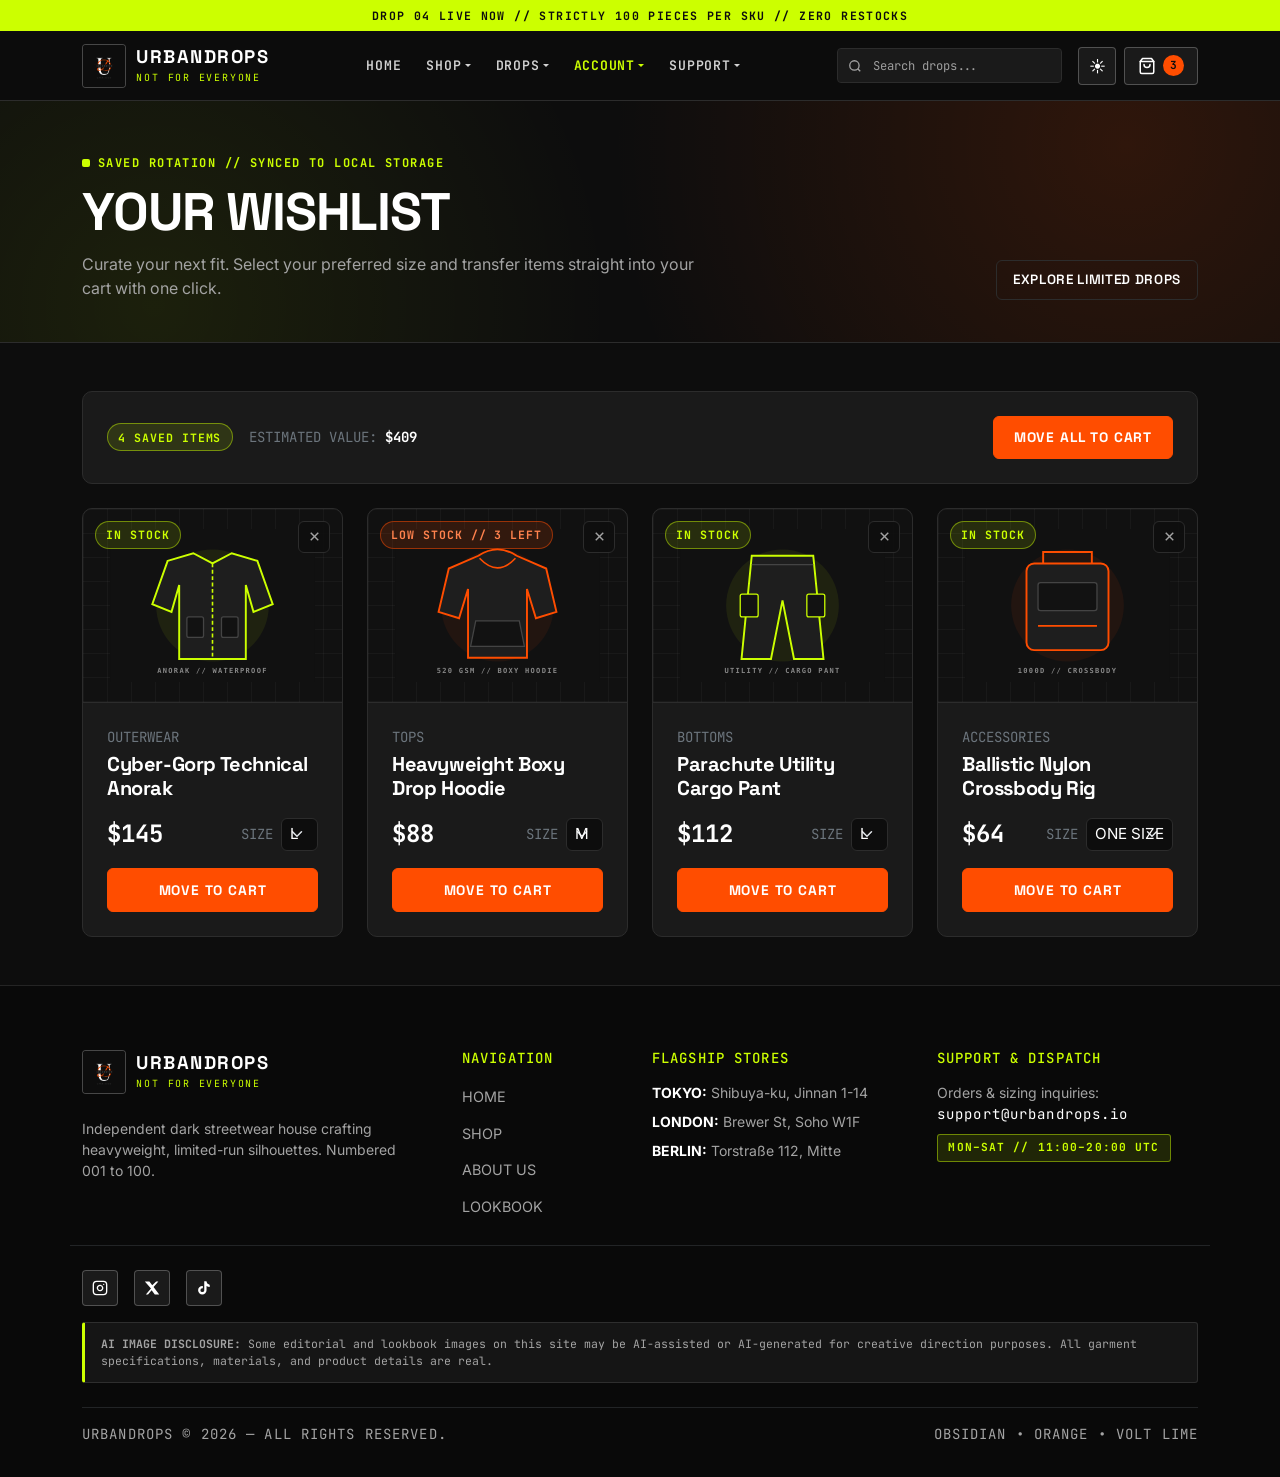
<file: pages/wishlist.html>
<!DOCTYPE html>
<html lang="en" data-bs-theme="dark">
<head>
  <meta charset="UTF-8">
  <meta name="viewport" content="width=device-width, initial-scale=1.0">
  <title>Saved Wishlist | URBANDROPS</title>
  <link rel="preconnect" href="https://fonts.googleapis.com">
  <link rel="preconnect" href="https://fonts.gstatic.com" crossorigin>
  <link href="https://fonts.googleapis.com/css2?family=Inter:wght@400;500;600;700&family=JetBrains+Mono:wght@500;700;800&family=Space+Grotesk:wght@600;700;800&display=swap" rel="stylesheet">
  <link href="https://cdn.jsdelivr.net/npm/bootstrap@5.3.3/dist/css/bootstrap.min.css" rel="stylesheet">
  <link rel="stylesheet" href="../css/drops-member.css">
  <link rel="stylesheet" href="../css/shared-chrome.css">
</head>
<body>
  <a class="skip-link" href="#main-content">Skip to main content</a>

    <!-- Top Drop Ticker -->
  <div class="ud-ticker text-center">
    <div class="container">
      DROP 04 LIVE NOW // STRICTLY 100 PIECES PER SKU // ZERO RESTOCKS
    </div>
  </div>

  <!-- Shared Sticky Header & Navbar -->
  <header class="ud-header sticky-top">
    <nav class="navbar navbar-expand-lg ud-navbar" aria-label="Primary Navigation">
      <div class="container">
        <a class="ud-brand" href="../index.html">
          <img src="../images/Logo.png" alt="URBANDROPS Logo" class="ud-brand-logo" onerror="this.onerror=null;this.style.opacity='0.4'">
          <div>
            <span class="ud-brand-name">URBANDROPS</span>
            <span class="ud-brand-sub">NOT FOR EVERYONE</span>
          </div>
        </a>

        <div class="d-flex align-items-center gap-2 order-lg-3">
          <!-- Light / Dark Mode Toggle -->
          <button type="button" class="ud-theme-toggle" id="udThemeToggle" aria-label="Switch to light mode" title="Switch to Light Mode">
            <span class="ud-theme-icon" aria-hidden="true">☀️</span>
          </button>

          <!-- Cart Icon + Dynamic Badge -->
          <button type="button" class="ud-cart-btn" data-open-cart aria-label="Open shopping bag">
            <svg width="18" height="18" viewBox="0 0 24 24" fill="none" stroke="currentColor" stroke-width="2" stroke-linecap="round" stroke-linejoin="round" aria-hidden="true">
              <path d="M6 2L3 6v14a2 2 0 0 0 2 2h14a2 2 0 0 0 2-2V6l-3-4z"></path>
              <line x1="3" y1="6" x2="21" y2="6"></line>
              <path d="M16 10a4 4 0 0 1-8 0"></path>
            </svg>
            <span class="ud-cart-badge" id="cart-badge" data-cart-badge>0</span>
          </button>

          <!-- Mobile Hamburger Menu (☰) -->
          <button class="navbar-toggler ud-toggler" type="button" data-bs-toggle="collapse" data-bs-target="#udNavbarCollapse" aria-controls="udNavbarCollapse" aria-expanded="false" aria-label="Toggle navigation">
            <span class="ud-hamburger-icon" aria-hidden="true">☰</span>
          </button>
        </div>

        <div class="collapse navbar-collapse order-lg-2" id="udNavbarCollapse">
          <ul class="navbar-nav mx-auto mb-2 mb-lg-0 gap-lg-1">
            <li class="nav-item">
              <a class="nav-link ud-nav-link" href="../index.html">HOME</a>
            </li>
            <li class="nav-item dropdown">
              <a class="nav-link ud-nav-link dropdown-toggle" href="#" role="button" data-bs-toggle="dropdown" aria-expanded="false">SHOP</a>
              <ul class="dropdown-menu dropdown-menu-dark ud-dropdown-menu">
                <li><a class="dropdown-item" href="mens-catalog.html">Men's Catalog</a></li>
                <li><a class="dropdown-item" href="womens-catalog.html">Women's Catalog</a></li>
                <li><a class="dropdown-item" href="product-detail.html">Product Detail</a></li>
                <li><a class="dropdown-item" href="size-guide.html">Size &amp; Fit Guide</a></li>
              </ul>
            </li>
            <li class="nav-item dropdown">
              <a class="nav-link ud-nav-link dropdown-toggle" href="#" role="button" data-bs-toggle="dropdown" aria-expanded="false">DROPS</a>
              <ul class="dropdown-menu dropdown-menu-dark ud-dropdown-menu">
                <li><a class="dropdown-item" href="limited-drops.html">Limited Drops</a></li>
                <li><a class="dropdown-item" href="lookbook.html">Drop 04 Lookbook</a></li>
                <li><a class="dropdown-item" href="about.html">About Us</a></li>
              </ul>
            </li>
            <li class="nav-item dropdown">
              <a class="nav-link ud-nav-link dropdown-toggle" href="#" role="button" data-bs-toggle="dropdown" aria-expanded="false">ACCOUNT</a>
              <ul class="dropdown-menu dropdown-menu-dark ud-dropdown-menu">
                <li><a class="dropdown-item" href="user-profile.html">Member Profile</a></li>
                <li><a class="dropdown-item" href="wishlist.html">Saved Wishlist</a></li>
                <li><a class="dropdown-item" href="cart-checkout.html">Cart &amp; Checkout</a></li>
                <li><a class="dropdown-item" href="order-tracking.html">Order Tracking</a></li>
              </ul>
            </li>
            <li class="nav-item dropdown">
              <a class="nav-link ud-nav-link dropdown-toggle" href="#" role="button" data-bs-toggle="dropdown" aria-expanded="false">SUPPORT</a>
              <ul class="dropdown-menu dropdown-menu-dark ud-dropdown-menu">
                <li><a class="dropdown-item" href="store-locator.html">Store Locator</a></li>
                <li><a class="dropdown-item" href="faq.html">FAQ &amp; Policies</a></li>
                <li><a class="dropdown-item" href="contact-support.html">Contact Support</a></li>
              </ul>
            </li>
          </ul>

          <!-- Search Input -->
          <form class="ud-search-wrap me-lg-3" id="navbarSearchForm" role="search">
            <span class="ud-search-icon" aria-hidden="true">
              <svg width="14" height="14" viewBox="0 0 24 24" fill="none" stroke="currentColor" stroke-width="2.2">
                <circle cx="11" cy="11" r="8"></circle>
                <line x1="21" y1="21" x2="16.65" y2="16.65"></line>
              </svg>
            </span>
            <input class="form-control ud-search-input" type="search" id="navbarSearchInput" placeholder="Search drops..." aria-label="Search drops" autocomplete="off">
            <div class="ud-search-results" id="navbarSearchResults"></div>
          </form>
        </div>
      </div>
    </nav>
  </header>

  <!-- Hero Header -->
  <header class="ud-page-hero">
    <div class="container">
      <div class="row align-items-end g-4">
        <div class="col-lg-8">
          <span class="ud-eyebrow">Saved Rotation // Synced To Local Storage</span>
          <h1 class="ud-hero-title">Your Wishlist</h1>
          <p class="ud-hero-subtitle">
            Curate your next fit. Select your preferred size and transfer items straight into your cart with one click.
          </p>
        </div>
        <div class="col-lg-4 text-lg-end">
          <a href="limited-drops.html" class="btn ud-btn-outline">Explore Limited Drops</a>
        </div>
      </div>
    </div>
  </header>

  <main id="main-content" class="py-5">
    <div class="container">
      <!-- Wishlist Summary Toolbar -->
      <section class="ud-wishlist-summary p-3 p-md-4 mb-4" aria-label="Wishlist summary">
        <div class="row align-items-center g-3">
          <div class="col-md-6 d-flex flex-wrap align-items-center gap-3">
            <span id="wishlistTotalCount" class="ud-badge-pill ud-badge-volt">4 SAVED ITEMS</span>
            <span class="ud-mono small text-secondary">
              ESTIMATED VALUE: <strong id="wishlistTotalValue" class="text-white">$409</strong>
            </span>
          </div>
          <div class="col-md-6 d-flex flex-wrap justify-content-md-end gap-2">
            <button type="button" id="moveAllToCartBtn" class="btn ud-btn-cta btn-sm">
              MOVE ALL TO CART
            </button>
          </div>
        </div>
      </section>

      <!-- Saved Wishlist Grid -->
      <section aria-label="Saved wishlist products">
        <div id="wishlistGrid" class="row g-4">
          <!-- Populated dynamically from JS array / localStorage -->
        </div>

        <!-- Empty Wishlist State -->
        <div id="wishlistEmptyState" class="ud-card p-5 text-center d-none">
          <span class="ud-eyebrow">Rotation Cleared</span>
          <h2 class="h3 fw-bold text-uppercase mb-2">Your Wishlist Is Empty</h2>
          <p class="text-secondary small mx-auto mb-4" style="max-width: 460px;">
            You have moved or removed all saved items. Browse upcoming drops or restore the sample URBANDROPS rotation below.
          </p>
          <div class="d-flex flex-wrap justify-content-center gap-2">
            <button type="button" id="restoreWishlistBtn" class="btn ud-btn-accent">
              RESTORE SAMPLE ITEMS
            </button>
            <a href="limited-drops.html" class="btn ud-btn-outline">
              BROWSE LIMITED DROPS
            </a>
          </div>
        </div>
      </section>
    </div>
  </main>

    <!-- Shared Dark Footer -->
  <footer class="ud-footer" id="footer-support">
    <div class="container">
      <div class="row g-4 pb-4 border-bottom border-secondary border-opacity-25">
        <div class="col-lg-4">
          <a class="ud-brand mb-3" href="../index.html">
            <img src="../images/Logo.png" alt="URBANDROPS Logo" class="ud-brand-logo" onerror="this.onerror=null;this.style.opacity='0.4'">
            <div>
              <span class="ud-brand-name">URBANDROPS</span>
              <span class="ud-brand-sub">NOT FOR EVERYONE</span>
            </div>
          </a>
          <p class="text-ud-muted small mt-2" style="max-width: 320px;">
            Independent dark streetwear house crafting heavyweight, limited-run silhouettes. Numbered 001 to 100.
          </p>
        </div>

        <div class="col-6 col-lg-2">
          <h3 class="font-mono-tech small text-lime text-uppercase mb-3">NAVIGATION</h3>
          <ul class="list-unstyled d-grid gap-2 mb-0">
            <li><a href="../index.html" class="ud-footer-link">HOME</a></li>
            <li><a href="../index.html#trending-section" class="ud-footer-link">SHOP</a></li>
            <li><a href="about.html" class="ud-footer-link">ABOUT US</a></li>
            <li><a href="lookbook.html" class="ud-footer-link">LOOKBOOK</a></li>
          </ul>
        </div>

        <div class="col-6 col-lg-3">
          <h3 class="font-mono-tech small text-lime text-uppercase mb-3">FLAGSHIP STORES</h3>
          <ul class="list-unstyled d-grid gap-2 mb-0 small text-ud-muted">
            <li><strong class="text-white">TOKYO:</strong> Shibuya-ku, Jinnan 1-14</li>
            <li><strong class="text-white">LONDON:</strong> Brewer St, Soho W1F</li>
            <li><strong class="text-white">BERLIN:</strong> Torstraße 112, Mitte</li>
          </ul>
        </div>

        <div class="col-lg-3">
          <h3 class="font-mono-tech small text-lime text-uppercase mb-3">SUPPORT &amp; DISPATCH</h3>
          <p class="text-ud-muted small mb-2">Orders &amp; sizing inquiries:<br><span class="text-white font-mono-tech">support@urbandrops.io</span></p>
          <span class="ud-tag-lime">MON–SAT // 11:00–20:00 UTC</span>
        </div>
      </div>

      <!-- Footer Social Links & AI Disclosure -->
      <div class="d-flex flex-wrap gap-3 mb-3 mt-4">
        <a href="#" class="ud-social-link" aria-label="URBANDROPS on Instagram">
          <svg width="16" height="16" fill="currentColor" viewBox="0 0 24 24" aria-hidden="true"><rect x="2" y="2" width="20" height="20" rx="5" ry="5" fill="none" stroke="currentColor" stroke-width="2"/><path d="M16 11.37A4 4 0 1 1 12.63 8 4 4 0 0 1 16 11.37z" fill="none" stroke="currentColor" stroke-width="2"/><line x1="17.5" y1="6.5" x2="17.51" y2="6.5" stroke="currentColor" stroke-width="2" stroke-linecap="round"/></svg>
        </a>
        <a href="#" class="ud-social-link" aria-label="URBANDROPS on X / Twitter">
          <svg width="16" height="16" fill="currentColor" viewBox="0 0 24 24" aria-hidden="true"><path d="M18.244 2.25h3.308l-7.227 8.26 8.502 11.24H16.17l-4.714-6.231-5.401 6.231H2.744l7.733-8.835L1.254 2.25H8.08l4.253 5.622L18.244 2.25z"/></svg>
        </a>
        <a href="#" class="ud-social-link" aria-label="URBANDROPS on TikTok">
          <svg width="16" height="16" fill="currentColor" viewBox="0 0 24 24" aria-hidden="true"><path d="M19.59 6.69a4.83 4.83 0 0 1-3.77-4.25V2h-3.45v13.67a2.89 2.89 0 0 1-2.88 2.5 2.89 2.89 0 0 1-2.89-2.89 2.89 2.89 0 0 1 2.89-2.89c.28 0 .54.04.79.1V9.01a6.33 6.33 0 0 0-.79-.05 6.34 6.34 0 0 0-6.34 6.34 6.34 6.34 0 0 0 6.34 6.34 6.34 6.34 0 0 0 6.33-6.34V9.03a8.16 8.16 0 0 0 4.77 1.52V7.1a4.85 4.85 0 0 1-1-.41z"/></svg>
        </a>
      </div>
      <div class="ud-ai-disclosure mb-4">
        <strong>AI IMAGE DISCLOSURE:</strong> Some editorial and lookbook images on this site may be AI-assisted or AI-generated for creative direction purposes. All garment specifications, materials, and product details are real.
      </div>

      <div class="d-flex flex-column flex-sm-row justify-content-between align-items-center pt-3 border-top border-secondary border-opacity-25 gap-2">
        <p class="font-mono-tech small text-ud-muted mb-0">URBANDROPS © 2026 — ALL RIGHTS RESERVED.</p>
        <p class="font-mono-tech small text-ud-muted mb-0">OBSIDIAN • ORANGE • VOLT LIME</p>
      </div>
    </div>
  </footer>

  <script src="https://cdn.jsdelivr.net/npm/bootstrap@5.3.3/dist/js/bootstrap.bundle.min.js"></script>
  <script src="../js/drops-member.js"></script>
  <script src="../js/shared-chrome.js"></script>
</body>
</html>
</file>
<file: css/style.css>
/* ==========================================================================
   URBANDROPS — Shared Dark Streetwear Design System
   Palette:
     Obsidian Black : #0D0D0D
     Dark Charcoal  : #1A1A1A
     Pure White     : #FFFFFF
     Signal Orange  : #FF4D00
     Volt Lime      : #CCFF00
   ========================================================================== */

:root {
  --ud-bg: #0D0D0D;
  --ud-surface: #1A1A1A;
  --ud-surface-alt: #232323;
  --ud-card: #1A1A1A;
  --ud-card-hover: #202024;
  --ud-text: #FFFFFF;
  --ud-muted: #A3A3A3;
  --ud-orange: #FF4D00;
  --ud-orange-hover: #FF6826;
  --ud-cta: #FF4D00;
  --ud-cta-hover: #E04300;
  --ud-accent: #FF4D00;
  --ud-lime: #CCFF00;
  --ud-volt: #CCFF00;
  --ud-border: rgba(255, 255, 255, 0.11);
  --ud-border-strong: rgba(255, 255, 255, 0.24);
  --ud-font-display: 'Syne', 'Space Grotesk', system-ui, sans-serif;
  --ud-font-sans: 'Space Grotesk', 'Inter', system-ui, -apple-system, sans-serif;
  --ud-font-mono: 'JetBrains Mono', ui-monospace, SFMono-Regular, monospace;
}

*,
*::before,
*::after {
  box-sizing: border-box;
}

html {
  scroll-behavior: smooth;
  background-color: var(--ud-bg);
  overflow-x: clip;
}

body {
  background-color: var(--ud-bg);
  color: var(--ud-text);
  font-family: var(--ud-font-sans);
  line-height: 1.6;
  overflow-x: clip;
  min-height: 100vh;
  display: flex;
  flex-direction: column;
}

main,
section {
  max-width: 100%;
}

main {
  flex: 1 0 auto;
}

/* Keyboard Skip Link & Global Focus Visibility */
.ud-skip-link {
  position: fixed;
  top: -100px;
  left: 1rem;
  z-index: 2000;
  background-color: var(--ud-lime);
  color: #0D0D0D;
  font-family: var(--ud-font-mono);
  font-size: 0.78rem;
  font-weight: 700;
  letter-spacing: 0.08em;
  text-transform: uppercase;
  text-decoration: none;
  padding: 0.65rem 1rem;
  border: 2px solid #0D0D0D;
  border-radius: 3px;
  transition: top 0.15s ease;
}

.ud-skip-link:focus,
.ud-skip-link:focus-visible {
  top: 1rem;
  outline: 2px solid var(--ud-orange);
  outline-offset: 2px;
}

a:focus-visible,
button:focus-visible,
input:focus-visible,
select:focus-visible,
textarea:focus-visible,
[tabindex]:focus-visible {
  outline: 2px solid var(--ud-lime) !important;
  outline-offset: 2px !important;
}

/* Typography utilities */
.font-display {
  font-family: var(--ud-font-display);
  letter-spacing: -0.02em;
}

.font-mono-tech {
  font-family: var(--ud-font-mono);
  letter-spacing: 0.08em;
}

.text-lime {
  color: var(--ud-lime) !important;
}

.text-orange {
  color: var(--ud-orange) !important;
}

.text-ud-muted {
  color: var(--ud-muted) !important;
}

.bg-charcoal {
  background-color: var(--ud-surface) !important;
}

.bg-obsidian {
  background-color: var(--ud-bg) !important;
}

/* Top announcement marquee / ticker */
.ud-ticker {
  background-color: var(--ud-lime);
  color: #0D0D0D;
  font-family: var(--ud-font-mono);
  font-size: 0.72rem;
  font-weight: 700;
  letter-spacing: 0.12em;
  text-transform: uppercase;
  padding: 0.42rem 0;
  border-bottom: 1px solid #0D0D0D;
}

/* Sticky Dark Navbar */
.ud-navbar {
  background-color: rgba(13, 13, 13, 0.94);
  backdrop-filter: blur(12px);
  -webkit-backdrop-filter: blur(12px);
  border-bottom: 1px solid var(--ud-border);
  padding: 0.75rem 0;
  z-index: 1030;
}

.ud-brand {
  display: inline-flex;
  align-items: center;
  gap: 0.65rem;
  text-decoration: none;
}

.ud-brand-logo {
  width: 44px;
  height: 44px;
  object-fit: cover;
  border-radius: 4px;
  border: 1px solid var(--ud-border-strong);
  background-color: var(--ud-bg);
}

.ud-brand-name {
  font-family: var(--ud-font-display);
  font-weight: 800;
  font-size: 1.15rem;
  letter-spacing: 0.08em;
  color: var(--ud-text);
  line-height: 1;
}

.ud-brand-sub {
  display: block;
  font-family: var(--ud-font-mono);
  font-size: 0.62rem;
  color: var(--ud-lime);
  letter-spacing: 0.18em;
  margin-top: 2px;
}

.ud-nav-link {
  color: rgba(255, 255, 255, 0.82) !important;
  font-family: var(--ud-font-mono);
  font-size: 0.76rem;
  font-weight: 600;
  letter-spacing: 0.08em;
  text-transform: uppercase;
  padding: 0.5rem 0.65rem !important;
  position: relative;
  transition: color 0.2s ease, background-color 0.2s ease;
  white-space: nowrap;
}

.ud-nav-link:hover,
.ud-nav-link.active {
  color: var(--ud-lime) !important;
}

.ud-nav-link.active {
  font-weight: 700;
}

.ud-nav-link.active:not(.dropdown-toggle)::after {
  content: '';
  position: absolute;
  left: 0.65rem;
  right: 0.65rem;
  bottom: 0.12rem;
  height: 2px;
  background-color: var(--ud-orange);
}

@media (min-width: 992px) and (max-width: 1199.98px) {
  .ud-nav-link {
    font-size: 0.72rem;
    padding: 0.5rem 0.44rem !important;
  }
  .ud-nav-link.active:not(.dropdown-toggle)::after {
    left: 0.44rem;
    right: 0.44rem;
  }
  .ud-search-wrap {
    min-width: 155px;
  }
}

/* Mobile Hamburger Menu (☰) */
.ud-toggler {
  border: 1px solid var(--ud-border-strong);
  background-color: var(--ud-surface);
  color: var(--ud-text);
  padding: 0.38rem 0.72rem;
  border-radius: 4px;
  line-height: 1;
  transition: border-color 0.2s ease, color 0.2s ease;
}

.ud-toggler:hover {
  border-color: var(--ud-lime);
  color: var(--ud-lime);
}

.ud-toggler:focus:not(:focus-visible) {
  box-shadow: none;
}

.ud-toggler:focus-visible {
  outline: 2px solid var(--ud-lime) !important;
  outline-offset: 2px !important;
  border-color: var(--ud-lime);
  color: var(--ud-lime);
  box-shadow: none;
}

.ud-hamburger-icon {
  font-size: 1.25rem;
  font-weight: 700;
  display: inline-block;
  line-height: 1;
}

/* Navbar Search Input */
.ud-search-wrap {
  position: relative;
  min-width: 195px;
}

.ud-search-input {
  background-color: var(--ud-surface) !important;
  border: 1px solid var(--ud-border) !important;
  color: var(--ud-text) !important;
  font-family: var(--ud-font-mono);
  font-size: 0.76rem;
  padding: 0.48rem 0.85rem 0.48rem 2.15rem !important;
  border-radius: 4px !important;
  transition: border-color 0.2s ease, box-shadow 0.2s ease;
}

.ud-search-input::placeholder {
  color: #9E9E9E;
}

.ud-search-input:focus {
  border-color: var(--ud-lime) !important;
  box-shadow: 0 0 0 2px rgba(204, 255, 0, 0.15) !important;
}

.ud-search-icon {
  position: absolute;
  left: 0.7rem;
  top: 50%;
  transform: translateY(-50%);
  color: var(--ud-muted);
  pointer-events: none;
  display: flex;
}

.ud-search-results {
  position: absolute;
  top: calc(100% + 6px);
  right: 0;
  width: 300px;
  max-width: 90vw;
  background-color: var(--ud-surface);
  border: 1px solid var(--ud-border-strong);
  border-radius: 4px;
  box-shadow: 0 18px 40px rgba(0, 0, 0, 0.75);
  z-index: 1050;
  display: none;
  overflow: hidden;
}

.ud-search-results.show {
  display: block;
}

.ud-search-result-item {
  display: flex;
  align-items: center;
  gap: 0.75rem;
  padding: 0.65rem 0.85rem;
  text-decoration: none;
  color: var(--ud-text);
  border-bottom: 1px solid var(--ud-border);
  transition: background-color 0.15s ease;
}

.ud-search-result-item:last-child {
  border-bottom: none;
}

.ud-search-result-item:hover {
  background-color: var(--ud-surface-alt);
  color: var(--ud-lime);
}

.ud-search-result-item img {
  width: 40px;
  height: 40px;
  object-fit: cover;
  border-radius: 3px;
}

/* Cart Button & Badge */
.ud-cart-btn {
  position: relative;
  display: inline-flex;
  align-items: center;
  justify-content: center;
  gap: 0.45rem;
  background-color: var(--ud-surface);
  border: 1px solid var(--ud-border-strong);
  color: var(--ud-text);
  padding: 0.46rem 0.8rem;
  border-radius: 4px;
  cursor: pointer;
  transition: border-color 0.2s ease, transform 0.15s ease;
}

.ud-cart-btn:hover {
  border-color: var(--ud-orange);
  color: var(--ud-text);
}

.ud-cart-badge {
  background-color: var(--ud-orange);
  color: #0D0D0D;
  font-family: var(--ud-font-mono);
  font-size: 0.7rem;
  font-weight: 700;
  min-width: 21px;
  height: 21px;
  padding: 0 5px;
  border-radius: 999px;
  display: inline-flex;
  align-items: center;
  justify-content: center;
  transition: transform 0.2s ease, background-color 0.2s ease;
}

.ud-cart-badge.bump {
  transform: scale(1.28);
  background-color: var(--ud-lime);
  color: #0D0D0D;
}

/* Buttons */
.btn-ud-orange {
  background-color: var(--ud-orange);
  border: 1px solid var(--ud-orange);
  color: #0D0D0D;
  font-family: var(--ud-font-mono);
  font-weight: 700;
  font-size: 0.82rem;
  letter-spacing: 0.1em;
  text-transform: uppercase;
  padding: 0.85rem 1.75rem;
  border-radius: 3px;
  transition: background-color 0.2s ease, transform 0.15s ease, box-shadow 0.2s ease;
}

.btn-ud-orange:hover,
.btn-ud-orange:focus {
  background-color: var(--ud-orange-hover);
  border-color: var(--ud-orange-hover);
  color: #0D0D0D;
  transform: translateY(-2px);
  box-shadow: 0 8px 24px rgba(255, 77, 0, 0.35);
}

.btn-ud-outline-lime {
  background-color: transparent;
  border: 1px solid var(--ud-lime);
  color: var(--ud-lime);
  font-family: var(--ud-font-mono);
  font-weight: 700;
  font-size: 0.82rem;
  letter-spacing: 0.1em;
  text-transform: uppercase;
  padding: 0.85rem 1.65rem;
  border-radius: 3px;
  transition: background-color 0.2s ease, color 0.2s ease;
}

.btn-ud-outline-lime:hover {
  background-color: var(--ud-lime);
  color: #0D0D0D;
}

/* Badges & Tags */
.ud-tag-lime {
  display: inline-block;
  background-color: rgba(204, 255, 0, 0.12);
  border: 1px solid var(--ud-lime);
  color: var(--ud-lime);
  font-family: var(--ud-font-mono);
  font-size: 0.68rem;
  font-weight: 700;
  letter-spacing: 0.14em;
  text-transform: uppercase;
  padding: 0.28rem 0.68rem;
  border-radius: 2px;
}

.ud-tag-orange {
  display: inline-block;
  background-color: var(--ud-orange);
  color: #0D0D0D;
  font-family: var(--ud-font-mono);
  font-size: 0.66rem;
  font-weight: 700;
  letter-spacing: 0.12em;
  text-transform: uppercase;
  padding: 0.26rem 0.6rem;
  border-radius: 2px;
}

/* Hero Section (index.html) */
.ud-hero {
  position: relative;
  min-height: 82vh;
  display: flex;
  align-items: center;
  background-color: var(--ud-bg);
  overflow: hidden;
  border-bottom: 1px solid var(--ud-border);
}

.ud-hero-bg {
  position: absolute;
  inset: 0;
  width: 100%;
  height: 100%;
  object-fit: cover;
  object-position: center 22%;
  opacity: 0.62;
  filter: contrast(1.08);
}

.ud-hero-overlay {
  position: absolute;
  inset: 0;
  background: linear-gradient(
    90deg,
    rgba(13, 13, 13, 0.94) 0%,
    rgba(13, 13, 13, 0.72) 52%,
    rgba(13, 13, 13, 0.35) 100%
  );
}

.ud-hero-content {
  position: relative;
  z-index: 2;
  padding: 5rem 0;
}

.ud-hero-title {
  font-family: var(--ud-font-display);
  font-weight: 800;
  font-size: clamp(2.8rem, 7.2vw, 5.75rem);
  line-height: 0.94;
  letter-spacing: -0.03em;
  text-transform: uppercase;
  color: var(--ud-text);
}

/* Section Headers */
.ud-section-eyebrow {
  font-family: var(--ud-font-mono);
  font-size: 0.74rem;
  font-weight: 700;
  letter-spacing: 0.18em;
  text-transform: uppercase;
  color: var(--ud-lime);
}

.ud-section-title {
  font-family: var(--ud-font-display);
  font-weight: 800;
  font-size: clamp(1.85rem, 4vw, 3rem);
  letter-spacing: -0.02em;
  text-transform: uppercase;
}

/* Dark Charcoal Cards */
.ud-card {
  background-color: var(--ud-surface);
  border: 1px solid var(--ud-border);
  border-radius: 4px;
  overflow: hidden;
  transition: transform 0.25s ease, border-color 0.25s ease, box-shadow 0.25s ease;
  height: 100%;
  display: flex;
  flex-direction: column;
}

.ud-card:hover {
  transform: translateY(-4px);
  border-color: var(--ud-lime);
  box-shadow: 0 16px 36px rgba(0, 0, 0, 0.55);
}

.ud-card-img-wrap {
  position: relative;
  overflow: hidden;
  background-color: #141414;
  aspect-ratio: 1 / 1;
}

.ud-card-img-wrap img {
  width: 100%;
  height: 100%;
  object-fit: cover;
  transition: transform 0.45s ease;
}

.ud-card:hover .ud-card-img-wrap img {
  transform: scale(1.05);
}

.ud-card-badge-corner {
  position: absolute;
  top: 0.85rem;
  left: 0.85rem;
  z-index: 2;
}

.ud-card-stock-corner {
  position: absolute;
  top: 0.85rem;
  right: 0.85rem;
  z-index: 2;
  background-color: rgba(13, 13, 13, 0.84);
  border: 1px solid var(--ud-border-strong);
  color: var(--ud-lime);
  font-family: var(--ud-font-mono);
  font-size: 0.65rem;
  font-weight: 600;
  padding: 0.22rem 0.5rem;
  border-radius: 2px;
}

/* Quick size selector pills on product cards */
.ud-size-mini {
  background: var(--ud-bg);
  border: 1px solid var(--ud-border);
  color: var(--ud-muted);
  font-family: var(--ud-font-mono);
  font-size: 0.68rem;
  font-weight: 600;
  padding: 0.24rem 0.5rem;
  border-radius: 2px;
  cursor: pointer;
  transition: all 0.15s ease;
}

.ud-size-mini:hover {
  border-color: var(--ud-text);
  color: var(--ud-text);
}

.ud-size-mini.active {
  background-color: var(--ud-lime);
  border-color: var(--ud-lime);
  color: #0D0D0D;
  font-weight: 700;
}

/* Newsletter Panel */
.ud-newsletter-box {
  background-color: var(--ud-surface);
  border: 1px solid var(--ud-border-strong);
  border-left: 4px solid var(--ud-orange);
  border-radius: 4px;
  padding: 2.5rem;
}

.ud-input-dark {
  background-color: var(--ud-bg) !important;
  border: 1px solid var(--ud-border-strong) !important;
  color: var(--ud-text) !important;
  font-family: var(--ud-font-mono);
  font-size: 0.86rem;
  padding: 0.85rem 1rem !important;
  border-radius: 3px !important;
}

.ud-input-dark::placeholder {
  color: #9E9E9E;
}

.ud-input-dark:focus {
  border-color: var(--ud-lime) !important;
  box-shadow: 0 0 0 2px rgba(204, 255, 0, 0.18) !important;
}

.ud-input-dark.is-valid-ud {
  border-color: var(--ud-lime) !important;
}

.ud-input-dark.is-invalid-ud {
  border-color: var(--ud-orange) !important;
}

/* About Split Panel */
.ud-split-panel {
  border: 1px solid var(--ud-border);
  background-color: var(--ud-surface);
  border-radius: 4px;
  overflow: hidden;
}

.ud-split-media {
  position: relative;
  min-height: 420px;
  height: 100%;
}

.ud-split-media img {
  width: 100%;
  height: 100%;
  object-fit: cover;
  display: block;
}

.ud-fabric-card {
  background-color: var(--ud-surface);
  border: 1px solid var(--ud-border);
  border-top: 3px solid var(--ud-lime);
  border-radius: 4px;
  padding: 1.75rem;
  height: 100%;
  transition: border-color 0.2s ease, transform 0.2s ease;
}

.ud-fabric-card:hover {
  /* Keep lime top-accent, only brighten the side/bottom border on hover */
  border-color: var(--ud-orange);
  border-top-color: var(--ud-lime);
  transform: translateY(-3px);
}

.ud-drop-counter-box {
  background: linear-gradient(135deg, #1A1A1A 0%, #121212 100%);
  border: 1px solid var(--ud-border-strong);
  border-radius: 4px;
  padding: 2.5rem;
  position: relative;
  overflow: hidden;
}

.ud-progress-dark {
  height: 10px;
  background-color: #0D0D0D;
  border: 1px solid var(--ud-border);
  border-radius: 2px;
  overflow: hidden;
}

.ud-progress-fill {
  height: 100%;
  background: linear-gradient(90deg, var(--ud-orange), var(--ud-lime));
}

/* Lookbook Gallery Cards */
.ud-look-card {
  background-color: var(--ud-surface);
  border: 1px solid var(--ud-border);
  border-radius: 4px;
  overflow: hidden;
  transition: border-color 0.25s ease, transform 0.25s ease;
  width: 100%;
  max-width: 100%;
  min-width: 0;
  height: 100%;
  display: flex;
  flex-direction: column;
}

.ud-look-card:hover {
  border-color: var(--ud-orange);
  transform: translateY(-4px);
}

.ud-look-media {
  position: relative;
  width: 100%;
  aspect-ratio: 3 / 4;
  overflow: hidden;
  background-color: #121212;
}

.ud-look-media img {
  width: 100%;
  height: 100%;
  object-fit: cover;
  display: block;
  transition: transform 0.5s ease;
}

.ud-look-card:hover .ud-look-media img {
  transform: scale(1.04);
}

.ud-look-overlay {
  position: absolute;
  inset: 0;
  background: linear-gradient(to top, rgba(13, 13, 13, 0.92) 0%, rgba(13, 13, 13, 0.15) 55%, transparent 100%);
  display: flex;
  flex-direction: column;
  justify-content: flex-end;
  padding: 1.5rem;
}

.ud-look-body {
  padding: 1.5rem;
  min-width: 0;
}

/* Lookbook Modal & Offcanvas Dark Styling */
.ud-modal-content {
  background-color: var(--ud-surface);
  color: var(--ud-text);
  border: 1px solid var(--ud-border-strong);
  border-radius: 4px;
}

.ud-modal-header {
  border-bottom: 1px solid var(--ud-border);
}

.ud-modal-footer {
  border-top: 1px solid var(--ud-border);
}

.ud-size-btn {
  min-width: 54px;
  padding: 0.55rem 0.9rem;
  background-color: var(--ud-bg);
  border: 1px solid var(--ud-border-strong);
  color: var(--ud-text);
  font-family: var(--ud-font-mono);
  font-weight: 700;
  font-size: 0.84rem;
  border-radius: 3px;
  cursor: pointer;
  transition: all 0.15s ease;
}

.ud-size-btn:hover {
  border-color: var(--ud-lime);
  color: var(--ud-lime);
}

.ud-size-btn.active {
  background-color: var(--ud-lime);
  border-color: var(--ud-lime);
  color: #0D0D0D;
}

.ud-size-btn.active:focus-visible,
.ud-size-mini.active:focus-visible,
.ud-toast-close:focus-visible {
  outline: 2px solid var(--ud-orange) !important;
  outline-offset: 2px !important;
}

.ud-outfit-item-row {
  display: flex;
  justify-content: space-between;
  align-items: center;
  padding: 0.75rem 0;
  border-bottom: 1px solid var(--ud-border);
  gap: 1rem;
}

.ud-outfit-item-row:last-child {
  border-bottom: none;
}

/* Footer */
.ud-footer {
  background-color: #090909;
  border-top: 1px solid var(--ud-border);
  padding: 4rem 0 2rem;
  margin-top: auto;
}

.ud-footer-link {
  color: var(--ud-muted);
  text-decoration: none;
  font-size: 0.9rem;
  transition: color 0.15s ease;
}

.ud-footer-link:hover {
  color: var(--ud-lime);
}

.ud-social-link {
  display: inline-flex;
  align-items: center;
  justify-content: center;
  width: 36px;
  height: 36px;
  background-color: var(--ud-surface);
  border: 1px solid var(--ud-border-strong);
  border-radius: 4px;
  color: var(--ud-text);
  text-decoration: none;
  transition: border-color 0.2s ease, color 0.2s ease, transform 0.15s ease;
}

.ud-social-link:hover {
  border-color: var(--ud-lime);
  color: var(--ud-lime);
  transform: translateY(-2px);
}

.ud-ai-disclosure {
  background-color: rgba(26, 26, 26, 0.75);
  border: 1px solid var(--ud-border);
  border-left: 3px solid var(--ud-lime);
  border-radius: 3px;
  padding: 0.75rem 1rem;
  font-family: var(--ud-font-mono);
  font-size: 0.72rem;
  line-height: 1.5;
  color: var(--ud-muted);
}

/* Floating Volt Lime Toast Notification */
@keyframes udToastSlideIn {
  from {
    opacity: 0;
    transform: translateY(16px) scale(0.97);
  }
  to {
    opacity: 1;
    transform: translateY(0) scale(1);
  }
}

.ud-toast-container {
  position: fixed;
  bottom: 1.5rem;
  right: 1.5rem;
  z-index: 1090;
  max-width: calc(100vw - 2rem);
}

.ud-toast {
  background-color: var(--ud-lime);
  color: #0D0D0D;
  border: 2px solid #0D0D0D;
  border-left: 6px solid var(--ud-orange);
  padding: 0.95rem 1.15rem;
  border-radius: 4px;
  box-shadow: 0 14px 36px rgba(204, 255, 0, 0.25), 0 14px 32px rgba(0, 0, 0, 0.78);
  font-family: var(--ud-font-mono);
  font-size: 0.82rem;
  font-weight: 700;
  max-width: 390px;
  animation: udToastSlideIn 0.24s cubic-bezier(0.22, 1, 0.36, 1);
}

.ud-toast-close {
  background: transparent;
  border: 1px solid rgba(13, 13, 13, 0.35);
  color: #0D0D0D;
  font-family: var(--ud-font-mono);
  font-weight: 700;
  font-size: 0.85rem;
  line-height: 1;
  width: 24px;
  height: 24px;
  border-radius: 3px;
  display: inline-flex;
  align-items: center;
  justify-content: center;
  cursor: pointer;
  flex-shrink: 0;
}

.ud-toast-close:hover {
  background-color: #0D0D0D;
  color: var(--ud-lime);
}

@media (max-width: 991.98px) {
  .ud-nav-link {
    padding: 0.6rem 0.75rem !important;
  }
  .ud-nav-link.active {
    background-color: rgba(204, 255, 0, 0.08);
    border-left: 3px solid var(--ud-lime);
  }
  .ud-nav-link.active::after {
    display: none;
  }
  .ud-search-wrap {
    width: 100%;
    margin-top: 0.75rem;
    margin-bottom: 0.5rem;
  }
  .ud-search-results {
    width: 100%;
    left: 0;
    right: auto;
  }
  .ud-hero {
    min-height: 70vh;
  }
  .ud-hero-overlay {
    background: linear-gradient(
      180deg,
      rgba(13, 13, 13, 0.72) 0%,
      rgba(13, 13, 13, 0.92) 75%
    );
  }
}

@media (max-width: 575.98px) {
  .ud-ticker {
    font-size: 0.64rem;
    letter-spacing: 0.06em;
    padding: 0.4rem 0.5rem;
  }
  .ud-brand-logo {
    width: 36px;
    height: 36px;
  }
  .ud-brand-name {
    font-size: 0.96rem;
    letter-spacing: 0.05em;
  }
  .ud-brand-sub {
    font-size: 0.54rem;
    letter-spacing: 0.12em;
  }
  .ud-hero-title {
    font-size: clamp(2.15rem, 11vw, 3rem);
    overflow-wrap: break-word;
  }
  .ud-section-title {
    font-size: clamp(1.55rem, 8vw, 2.2rem);
    overflow-wrap: break-word;
  }
  .ud-look-card:hover {
    transform: none;
  }
  .ud-look-media {
    aspect-ratio: 4 / 5;
  }
  .ud-look-overlay {
    padding: 1.15rem;
  }
  .ud-look-body {
    padding: 1.15rem;
  }
  .ud-btn-mobile-full {
    width: 100%;
  }
  .ud-newsletter-box,
  .ud-drop-counter-box {
    padding: 1.5rem;
  }
  .ud-toast-container {
    left: 1rem;
    right: 1rem;
    bottom: 1rem;
    max-width: none;
  }
  .ud-toast {
    max-width: 100%;
    width: 100%;
  }
}

/* ==========================================================================
   Consolidated Catalog, Product Detail, Size Guide & Dropdown Styles
   (Merged from css/styles.css into css/style.css)
   ========================================================================== */

/* Shared Header Dropdown Menu */
.ud-dropdown-menu {
  background-color: var(--ud-surface) !important;
  border: 1px solid var(--ud-border-strong) !important;
  border-radius: 4px !important;
  padding: 0.4rem 0 !important;
  box-shadow: 0 16px 36px rgba(0, 0, 0, 0.75);
}

.ud-dropdown-menu .dropdown-item {
  color: rgba(255, 255, 255, 0.85);
  font-family: var(--ud-font-mono);
  font-size: 0.75rem;
  font-weight: 600;
  letter-spacing: 0.06em;
  text-transform: uppercase;
  padding: 0.5rem 1rem;
  transition: background-color 0.15s ease, color 0.15s ease;
}

.ud-dropdown-menu .dropdown-item:hover,
.ud-dropdown-menu .dropdown-item:focus {
  background-color: var(--ud-surface-alt);
  color: var(--ud-lime);
}

.ud-dropdown-menu .dropdown-item.active,
.ud-dropdown-menu .dropdown-item:active {
  background-color: rgba(255, 77, 0, 0.16);
  color: var(--ud-orange);
}

/* Brand Logo Variants */
.ud-logo-wrap {
  width: 44px;
  height: 44px;
  border-radius: 10px;
  overflow: hidden;
  border: 1px solid var(--ud-border);
  background-color: #0B0B0D;
  flex-shrink: 0;
}

.ud-logo-img {
  width: 100%;
  height: 100%;
  object-fit: cover;
  transform: scale(1.65);
  display: block;
}

.ud-brand-text {
  font-weight: 800;
  letter-spacing: 0.16em;
  font-size: 1.1rem;
  color: var(--ud-text);
}

.ud-brand-accent {
  color: var(--ud-cta);
}

.ud-hero-section {
  background: radial-gradient(circle at 78% 25%, rgba(255, 77, 0, 0.14), transparent 55%),
              linear-gradient(180deg, #111114 0%, #0D0D0D 100%);
  border-bottom: 1px solid var(--ud-border);
}

.ud-card-interactive:hover {
  transform: translateY(-4px);
  border-color: var(--ud-cta);
  box-shadow: 0 14px 32px rgba(0, 0, 0, 0.45);
}

.ud-section-kicker {
  color: var(--ud-cta);
  font-size: 0.78rem;
  font-weight: 700;
  letter-spacing: 0.15em;
  text-transform: uppercase;
}

.ud-badge-accent {
  background-color: rgba(255, 77, 0, 0.14);
  border: 1px solid rgba(255, 77, 0, 0.45);
  color: #FF7840;
  font-weight: 700;
  letter-spacing: 0.08em;
}

.btn-ud-cta {
  background-color: var(--ud-cta);
  border-color: var(--ud-cta);
  color: var(--ud-text);
  font-weight: 700;
  letter-spacing: 0.06em;
  text-transform: uppercase;
  transition: background-color 0.18s ease, transform 0.15s ease;
}

.btn-ud-cta:hover,
.btn-ud-cta:focus {
  background-color: var(--ud-cta-hover);
  border-color: var(--ud-cta-hover);
  color: var(--ud-text);
}

.btn-ud-outline {
  background-color: transparent;
  border: 1px solid var(--ud-border);
  color: var(--ud-text);
  font-weight: 600;
  letter-spacing: 0.04em;
  transition: border-color 0.18s ease, color 0.18s ease, background-color 0.18s ease;
}

.btn-ud-outline:hover,
.btn-ud-outline.active {
  border-color: var(--ud-cta);
  background-color: rgba(255, 77, 0, 0.1);
  color: var(--ud-text);
}

.ud-input,
.ud-select {
  background-color: #121214;
  border: 1px solid var(--ud-border);
  color: var(--ud-text);
}

.ud-input:focus,
.ud-select:focus {
  background-color: #121214;
  border-color: var(--ud-cta);
  color: var(--ud-text);
  box-shadow: 0 0 0 0.2rem rgba(255, 77, 0, 0.2);
}

.ud-input::placeholder {
  color: #70707A;
}

.ud-range {
  accent-color: var(--ud-cta);
}

.form-check-input {
  background-color: #121214;
  border-color: var(--ud-border);
}

.form-check-input:checked {
  background-color: var(--ud-cta);
  border-color: var(--ud-cta);
}

.ud-product-img-wrap {
  background-color: #121214;
  border-bottom: 1px solid var(--ud-border);
  overflow: hidden;
  border-top-left-radius: 0.85rem;
  border-top-right-radius: 0.85rem;
  aspect-ratio: 1 / 1;
}

.ud-product-img-wrap img {
  width: 100%;
  height: 100%;
  object-fit: cover;
  display: block;
  transition: transform 0.35s ease;
}

.ud-card-interactive:hover .ud-product-img-wrap img {
  transform: scale(1.03);
}

.ud-thumb-btn {
  background-color: #121214;
  border: 2px solid var(--ud-border);
  border-radius: 0.6rem;
  padding: 0.25rem;
  cursor: pointer;
  transition: border-color 0.15s ease;
}

.ud-thumb-btn.active,
.ud-thumb-btn:hover {
  border-color: var(--ud-cta);
}

.ud-promo-banner {
  background: linear-gradient(135deg, #1A1A1D 0%, #121214 100%);
  border: 1px solid rgba(255, 77, 0, 0.45);
  border-radius: 0.85rem;
}

.ud-volt-box {
  background-color: var(--ud-volt);
  color: #0D0D0D;
  border-radius: 0.85rem;
}

@media (max-width: 575.98px) {
  .ud-product-img-wrap {
    aspect-ratio: 4 / 3;
  }
}
</file>
<file: css/shared-chrome.css>
/* ==========================================================================
   URBANDROPS — Shared Header, Navbar, Footer & Light/Dark Theme Toggle
   Loaded across index.html and all 14 pages/*.html without altering
   page-specific :root CSS variables.
   ========================================================================== */

/* Top announcement ticker */
.ud-ticker {
  background-color: var(--ud-lime, #CCFF00);
  color: #0D0D0D;
  font-family: var(--ud-font-mono, 'JetBrains Mono', ui-monospace, monospace);
  font-size: 0.72rem;
  font-weight: 700;
  letter-spacing: 0.12em;
  text-transform: uppercase;
  padding: 0.42rem 0;
  border-bottom: 1px solid #0D0D0D;
}

/* Sticky Header & Navbar */
.ud-header.sticky-top {
  z-index: 1030;
}

.ud-navbar {
  background-color: rgba(13, 13, 13, 0.94);
  backdrop-filter: blur(12px);
  -webkit-backdrop-filter: blur(12px);
  border-bottom: 1px solid var(--ud-border, rgba(255, 255, 255, 0.11));
  padding: 0.75rem 0;
}

.ud-brand {
  display: inline-flex;
  align-items: center;
  gap: 0.65rem;
  text-decoration: none;
}

.ud-brand-logo {
  width: 44px;
  height: 44px;
  object-fit: cover;
  border-radius: 4px;
  border: 1px solid var(--ud-border-strong, rgba(255, 255, 255, 0.24));
  background-color: var(--ud-bg, #0D0D0D);
}

.ud-brand-name {
  font-family: var(--ud-font-display, 'Syne', 'Space Grotesk', system-ui, sans-serif);
  font-weight: 800;
  font-size: 1.15rem;
  letter-spacing: 0.08em;
  color: var(--ud-text, #FFFFFF);
  line-height: 1;
}

.ud-brand-sub {
  display: block;
  font-family: var(--ud-font-mono, 'JetBrains Mono', ui-monospace, monospace);
  font-size: 0.62rem;
  color: var(--ud-lime, #CCFF00);
  letter-spacing: 0.18em;
  margin-top: 2px;
}

.ud-nav-link {
  color: rgba(255, 255, 255, 0.82) !important;
  font-family: var(--ud-font-mono, 'JetBrains Mono', ui-monospace, monospace);
  font-size: 0.76rem;
  font-weight: 600;
  letter-spacing: 0.08em;
  text-transform: uppercase;
  padding: 0.5rem 0.65rem !important;
  position: relative;
  transition: color 0.2s ease, background-color 0.2s ease;
  white-space: nowrap;
}

.ud-nav-link:hover,
.ud-nav-link.active {
  color: var(--ud-lime, #CCFF00) !important;
}

.ud-nav-link.active {
  font-weight: 700;
}

.ud-nav-link.active:not(.dropdown-toggle)::after {
  content: '';
  position: absolute;
  left: 0.65rem;
  right: 0.65rem;
  bottom: 0.12rem;
  height: 2px;
  background-color: var(--ud-orange, #FF4D00);
}

.ud-dropdown-menu {
  background-color: var(--ud-surface, #1A1A1A) !important;
  border: 1px solid var(--ud-border-strong, rgba(255, 255, 255, 0.24)) !important;
  border-radius: 4px !important;
  padding: 0.4rem 0 !important;
  box-shadow: 0 16px 36px rgba(0, 0, 0, 0.75);
}

.ud-dropdown-menu .dropdown-item {
  color: rgba(255, 255, 255, 0.85);
  font-family: var(--ud-font-mono, 'JetBrains Mono', ui-monospace, monospace);
  font-size: 0.75rem;
  font-weight: 600;
  letter-spacing: 0.06em;
  text-transform: uppercase;
  padding: 0.5rem 1rem;
  transition: background-color 0.15s ease, color 0.15s ease;
}

.ud-dropdown-menu .dropdown-item:hover,
.ud-dropdown-menu .dropdown-item:focus,
.ud-dropdown-menu .dropdown-item.active {
  background-color: var(--ud-surface-alt, #232323);
  color: var(--ud-lime, #CCFF00);
}

/* Search Input */
.ud-search-wrap {
  position: relative;
  min-width: 195px;
}

.ud-search-input {
  background-color: var(--ud-surface, #1A1A1A) !important;
  border: 1px solid var(--ud-border, rgba(255, 255, 255, 0.11)) !important;
  color: var(--ud-text, #FFFFFF) !important;
  font-family: var(--ud-font-mono, 'JetBrains Mono', ui-monospace, monospace);
  font-size: 0.76rem;
  padding: 0.48rem 0.85rem 0.48rem 2.15rem !important;
  border-radius: 4px !important;
  transition: border-color 0.2s ease, box-shadow 0.2s ease;
}

.ud-search-input::placeholder {
  color: #9E9E9E;
}

.ud-search-input:focus {
  border-color: var(--ud-lime, #CCFF00) !important;
  box-shadow: 0 0 0 2px rgba(204, 255, 0, 0.15) !important;
}

.ud-search-icon {
  position: absolute;
  left: 0.7rem;
  top: 50%;
  transform: translateY(-50%);
  color: var(--ud-muted, #A3A3A3);
  pointer-events: none;
  display: flex;
}

.ud-search-results {
  position: absolute;
  top: calc(100% + 6px);
  right: 0;
  width: 300px;
  max-width: 90vw;
  background-color: var(--ud-surface, #1A1A1A);
  border: 1px solid var(--ud-border-strong, rgba(255, 255, 255, 0.24));
  border-radius: 4px;
  box-shadow: 0 18px 40px rgba(0, 0, 0, 0.75);
  z-index: 1050;
  display: none;
  overflow: hidden;
}

.ud-search-results.show {
  display: block;
}

.ud-search-result-item {
  display: flex;
  align-items: center;
  gap: 0.75rem;
  padding: 0.65rem 0.85rem;
  text-decoration: none;
  color: var(--ud-text, #FFFFFF);
  border-bottom: 1px solid var(--ud-border, rgba(255, 255, 255, 0.11));
  transition: background-color 0.15s ease;
}

.ud-search-result-item:last-child {
  border-bottom: none;
}

.ud-search-result-item:hover {
  background-color: var(--ud-surface-alt, #232323);
  color: var(--ud-lime, #CCFF00);
}

.ud-search-result-item img {
  width: 40px;
  height: 40px;
  object-fit: cover;
  border-radius: 3px;
}

/* Light / Dark Theme Toggle Button */
.ud-theme-toggle {
  display: inline-flex;
  align-items: center;
  justify-content: center;
  width: 38px;
  height: 38px;
  background-color: var(--ud-surface, #1A1A1A);
  border: 1px solid var(--ud-border-strong, rgba(255, 255, 255, 0.24));
  color: var(--ud-text, #FFFFFF);
  border-radius: 4px;
  cursor: pointer;
  font-size: 1rem;
  line-height: 1;
  transition: border-color 0.2s ease, transform 0.15s ease;
}

.ud-theme-toggle:hover {
  border-color: var(--ud-lime, #CCFF00);
  transform: translateY(-1px);
}

/* Cart Button & Badge */
.ud-cart-btn {
  position: relative;
  display: inline-flex;
  align-items: center;
  justify-content: center;
  gap: 0.45rem;
  background-color: var(--ud-surface, #1A1A1A);
  border: 1px solid var(--ud-border-strong, rgba(255, 255, 255, 0.24));
  color: var(--ud-text, #FFFFFF);
  padding: 0.46rem 0.8rem;
  border-radius: 4px;
  cursor: pointer;
  transition: border-color 0.2s ease, transform 0.15s ease;
}

.ud-cart-btn:hover {
  border-color: var(--ud-orange, #FF4D00);
  color: var(--ud-text, #FFFFFF);
}

.ud-cart-badge {
  background-color: var(--ud-orange, #FF4D00);
  color: #0D0D0D;
  font-family: var(--ud-font-mono, 'JetBrains Mono', ui-monospace, monospace);
  font-size: 0.7rem;
  font-weight: 700;
  min-width: 21px;
  height: 21px;
  padding: 0 5px;
  border-radius: 999px;
  display: inline-flex;
  align-items: center;
  justify-content: center;
  transition: transform 0.2s ease, background-color 0.2s ease;
}

/* Mobile Hamburger Menu */
.ud-toggler {
  border: 1px solid var(--ud-border-strong, rgba(255, 255, 255, 0.24));
  background-color: var(--ud-surface, #1A1A1A);
  color: var(--ud-text, #FFFFFF);
  padding: 0.38rem 0.72rem;
  border-radius: 4px;
  line-height: 1;
}

.ud-toggler:hover {
  border-color: var(--ud-lime, #CCFF00);
  color: var(--ud-lime, #CCFF00);
}

.ud-hamburger-icon {
  font-size: 1.25rem;
  font-weight: 700;
  display: inline-block;
  line-height: 1;
}

/* Shared Dark Footer */
.ud-footer {
  background-color: #090909;
  color: #FFFFFF;
  border-top: 1px solid rgba(255, 255, 255, 0.11);
  padding: 4rem 0 2rem;
  margin-top: auto;
}

.ud-footer .font-mono-tech {
  font-family: var(--ud-font-mono, 'JetBrains Mono', ui-monospace, monospace);
  letter-spacing: 0.08em;
}

.ud-footer .text-lime {
  color: var(--ud-lime, #CCFF00) !important;
}

.ud-footer .text-ud-muted {
  color: #A3A3A3 !important;
}

.ud-footer .ud-tag-lime {
  display: inline-block;
  background-color: rgba(204, 255, 0, 0.12);
  border: 1px solid rgba(204, 255, 0, 0.45);
  color: #CCFF00;
  font-family: var(--ud-font-mono, 'JetBrains Mono', ui-monospace, monospace);
  font-size: 0.7rem;
  font-weight: 700;
  letter-spacing: 0.1em;
  padding: 0.28rem 0.65rem;
  border-radius: 3px;
}

.ud-footer-link {
  color: #A3A3A3;
  text-decoration: none;
  font-size: 0.9rem;
  transition: color 0.15s ease;
}

.ud-footer-link:hover {
  color: var(--ud-lime, #CCFF00);
}

.ud-social-link {
  display: inline-flex;
  align-items: center;
  justify-content: center;
  width: 36px;
  height: 36px;
  background-color: #1A1A1A;
  border: 1px solid rgba(255, 255, 255, 0.24);
  border-radius: 4px;
  color: #FFFFFF;
  text-decoration: none;
  transition: border-color 0.2s ease, color 0.2s ease, transform 0.15s ease;
}

.ud-social-link:hover {
  border-color: var(--ud-lime, #CCFF00);
  color: var(--ud-lime, #CCFF00);
  transform: translateY(-2px);
}

.ud-ai-disclosure {
  background-color: rgba(26, 26, 26, 0.75);
  border: 1px solid rgba(255, 255, 255, 0.11);
  border-left: 3px solid var(--ud-lime, #CCFF00);
  border-radius: 3px;
  padding: 0.75rem 1rem;
  font-family: var(--ud-font-mono, 'JetBrains Mono', ui-monospace, monospace);
  font-size: 0.72rem;
  line-height: 1.5;
  color: #A3A3A3;
}

@media (min-width: 992px) and (max-width: 1199.98px) {
  .ud-nav-link {
    font-size: 0.72rem;
    padding: 0.5rem 0.44rem !important;
  }
  .ud-search-wrap {
    min-width: 155px;
  }
}

@media (max-width: 991.98px) {
  .ud-search-wrap {
    width: 100%;
    margin-top: 0.75rem;
    margin-bottom: 0.5rem;
  }
  .ud-search-results {
    width: 100%;
    left: 0;
    right: auto;
  }
}

/* Light Mode Theme Overrides (when toggled via ☀️/🌙) */
html[data-theme="light"] {
  --ud-bg: #F4F4F5;
  --ud-surface: #FFFFFF;
  --ud-surface-alt: #E4E4E7;
  --ud-surface-elevated: #F4F4F5;
  --ud-card: #FFFFFF;
  --ud-card-hover: #FAFAFA;
  --ud-text: #111111;
  --ud-muted: #52525B;
  --ud-text-muted: #52525B;
  --ud-border: rgba(0, 0, 0, 0.14);
  --ud-border-strong: rgba(0, 0, 0, 0.28);
  --ud-border-hover: rgba(0, 0, 0, 0.35);
  background-color: #F4F4F5;
  color: #111111;
}

html[data-theme="light"] body {
  background-color: #F4F4F5;
  color: #111111;
}

html[data-theme="light"] .ud-navbar {
  background-color: rgba(255, 255, 255, 0.96);
  border-bottom-color: rgba(0, 0, 0, 0.12);
}

html[data-theme="light"] .ud-brand-name {
  color: #111111;
}

html[data-theme="light"] .ud-brand-sub {
  color: #D9480F;
}

html[data-theme="light"] .ud-nav-link {
  color: rgba(17, 17, 17, 0.88) !important;
}

html[data-theme="light"] .ud-nav-link:hover,
html[data-theme="light"] .ud-nav-link.active {
  color: #D9480F !important;
}

html[data-theme="light"] .ud-search-input,
html[data-theme="light"] .ud-theme-toggle,
html[data-theme="light"] .ud-cart-btn,
html[data-theme="light"] .ud-toggler {
  background-color: #FFFFFF !important;
  color: #111111 !important;
  border-color: rgba(0, 0, 0, 0.22) !important;
}

html[data-theme="light"] .ud-search-input::placeholder {
  color: #71717A;
}

html[data-theme="light"] .ud-search-results {
  background-color: #FFFFFF;
  border-color: rgba(0, 0, 0, 0.18);
  box-shadow: 0 18px 40px rgba(0, 0, 0, 0.14);
}

html[data-theme="light"] .ud-search-result-item {
  color: #111111;
  border-bottom-color: rgba(0, 0, 0, 0.08);
}

html[data-theme="light"] .ud-search-result-item:hover {
  background-color: #F4F4F5;
  color: #D9480F;
}

html[data-theme="light"] .ud-dropdown-menu {
  background-color: #FFFFFF !important;
  border-color: rgba(0, 0, 0, 0.15) !important;
  box-shadow: 0 16px 36px rgba(0, 0, 0, 0.14);
}

html[data-theme="light"] .ud-dropdown-menu .dropdown-item {
  color: #111111;
}

html[data-theme="light"] .ud-dropdown-menu .dropdown-item:hover,
html[data-theme="light"] .ud-dropdown-menu .dropdown-item:focus,
html[data-theme="light"] .ud-dropdown-menu .dropdown-item.active {
  background-color: #F4F4F5;
  color: #D9480F;
}

/* Light mode typography & surface contrast inside <main> */
html[data-theme="light"] main .text-white,
html[data-theme="light"] main .text-light {
  color: #111111 !important;
}

html[data-theme="light"] main .text-white-50 {
  color: #52525B !important;
}

/* Preserve white text over dark hero/lookbook photo overlays */
html[data-theme="light"] main .ud-hero .text-white,
html[data-theme="light"] main .ud-hero .ud-hero-title,
html[data-theme="light"] main .ud-hero .btn-outline-light,
html[data-theme="light"] main .ud-look-overlay,
html[data-theme="light"] main .ud-look-overlay .text-white {
  color: #FFFFFF !important;
}

html[data-theme="light"] main .ud-hero .text-white-50,
html[data-theme="light"] main .ud-look-overlay .text-white-50 {
  color: rgba(255, 255, 255, 0.78) !important;
}

html[data-theme="light"] main .text-lime {
  color: #3F6212 !important;
}

html[data-theme="light"] main .ud-hero .text-lime,
html[data-theme="light"] main .ud-look-overlay .text-lime {
  color: #CCFF00 !important;
}

html[data-theme="light"] main .ud-tag-lime {
  background-color: rgba(63, 98, 18, 0.1);
  border-color: rgba(63, 98, 18, 0.35);
  color: #3F6212;
}

html[data-theme="light"] main .ud-hero .ud-tag-lime,
html[data-theme="light"] main .ud-look-overlay .ud-tag-lime {
  background-color: rgba(204, 255, 0, 0.14);
  border-color: rgba(204, 255, 0, 0.45);
  color: #CCFF00;
}

html[data-theme="light"] main .btn-ud-outline-lime {
  color: #3F6212;
  border-color: #3F6212;
}

html[data-theme="light"] main .ud-hero .btn-ud-outline-lime {
  color: #CCFF00;
  border-color: #CCFF00;
}

html[data-theme="light"] main .bg-charcoal,
html[data-theme="light"] main .bg-obsidian,
html[data-theme="light"] main .bg-dark {
  background-color: #FFFFFF !important;
  color: #111111 !important;
}

html[data-theme="light"] main .ud-newsletter-box,
html[data-theme="light"] main .ud-drop-counter-box,
html[data-theme="light"] main .ud-promo-banner,
html[data-theme="light"] main .ud-hero-section,
html[data-theme="light"] main .ud-page-hero {
  background: #FFFFFF !important;
  color: #111111 !important;
  border-color: rgba(0, 0, 0, 0.12) !important;
}

html[data-theme="light"] main .ud-input,
html[data-theme="light"] main .ud-select,
html[data-theme="light"] main .ud-input-dark,
html[data-theme="light"] main .form-control,
html[data-theme="light"] main .form-select {
  background-color: #FFFFFF !important;
  color: #111111 !important;
  border-color: rgba(0, 0, 0, 0.2) !important;
}

html[data-theme="light"] main .ud-input::placeholder,
html[data-theme="light"] main .ud-input-dark::placeholder,
html[data-theme="light"] main .form-control::placeholder {
  color: #71717A !important;
}
</file>
<file: css/cart-checkout.css>
/* ==========================================================================
   URBANDROPS — Cart & Checkout Stylesheet
   Palette:
     Background: #0D0D0D
     Card BG:    #1A1A1A
     Text:       #FFFFFF
     CTA:        #FF4D00
     Accent:     #CCFF00
   ========================================================================== */

:root {
  --ud-bg: #0D0D0D;
  --ud-card: #1A1A1A;
  --ud-surface-alt: #242424;
  --ud-border: #2E2E2E;
  --ud-text: #FFFFFF;
  --ud-text-muted: #B8B8B8;
  --ud-cta: #FF4D00;
  --ud-cta-hover: #FF6726;
  --ud-accent: #CCFF00;
  --ud-error: #FF5C5C;
}

*,
*::before,
*::after {
  box-sizing: border-box;
}

html {
  scroll-behavior: smooth;
}

body {
  min-height: 100vh;
  display: flex;
  flex-direction: column;
  background-color: var(--ud-bg);
  color: var(--ud-text);
  font-family: "Inter", "Helvetica Neue", Arial, sans-serif;
  -webkit-font-smoothing: antialiased;
}

/* Visible Focus States — WCAG 2.1 §2.4.11 (Focus Appearance) */
a:focus-visible,
button:focus-visible,
input:focus-visible,
select:focus-visible,
textarea:focus-visible,
[tabindex]:focus-visible {
  outline: 2px solid var(--ud-accent);
  outline-offset: 3px;
  border-radius: 2px;
}

.skip-link {
  position: absolute;
  top: -100px;
  left: 1rem;
  z-index: 1100;
  background-color: var(--ud-accent);
  color: #0D0D0D;
  font-weight: 700;
  padding: 0.5rem 1rem;
  text-decoration: none;
  border-radius: 2px;
}

.skip-link:focus {
  top: 0.75rem;
}

/* ---------- Header / Navigation (Reused) ---------- */
.site-header {
  background-color: rgba(13, 13, 13, 0.96);
  border-bottom: 1px solid var(--ud-border);
  backdrop-filter: blur(8px);
}

.brand-logo {
  display: block;
  width: 36px;
  height: 36px;
  object-fit: contain;
}

.brand-logo.is-hidden {
  display: none;
}

.brand-wordmark {
  font-size: 1.15rem;
  font-weight: 800;
  letter-spacing: 0.14em;
  color: var(--ud-text);
}

.navbar-dark .navbar-nav .nav-link {
  color: var(--ud-text-muted);
  font-size: 0.85rem;
  font-weight: 700;
  letter-spacing: 0.08em;
  padding: 0.5rem 0.25rem;
  transition: color 0.15s ease;
}

.navbar-dark .navbar-nav .nav-link:hover,
.navbar-dark .navbar-nav .nav-link:focus-visible {
  color: var(--ud-text);
}

.navbar-dark .navbar-nav .nav-link.active {
  color: var(--ud-accent);
}

.navbar-toggler {
  border-color: var(--ud-border);
  padding: 0.35rem 0.55rem;
}

.navbar-toggler:focus {
  box-shadow: none;
}

.header-search {
  min-width: 210px;
}

.search-input {
  background-color: var(--ud-card);
  border: 1px solid var(--ud-border);
  border-right: none;
  border-radius: 2px 0 0 2px;
  color: var(--ud-text);
  font-size: 0.875rem;
}

.search-input::placeholder {
  color: var(--ud-text-muted);
}

.search-input:focus {
  background-color: var(--ud-card);
  color: var(--ud-text);
  border-color: var(--ud-accent);
  box-shadow: none;
}

.search-btn {
  background-color: var(--ud-card);
  border: 1px solid var(--ud-border);
  border-left: none;
  border-radius: 0 2px 2px 0;
  color: var(--ud-text);
  display: inline-flex;
  align-items: center;
  justify-content: center;
  padding: 0.375rem 0.7rem;
}

.search-btn:hover {
  color: var(--ud-accent);
  background-color: var(--ud-surface-alt);
}

.cart-link {
  display: inline-flex;
  align-items: center;
  justify-content: center;
  width: 40px;
  height: 40px;
  color: var(--ud-accent);
  text-decoration: none;
  border-radius: 2px;
  transition: color 0.15s ease;
}

.cart-link:hover {
  color: var(--ud-text);
}

.cart-badge {
  position: absolute;
  top: 2px;
  right: 0;
  min-width: 18px;
  height: 18px;
  padding: 0 5px;
  border-radius: 999px;
  background-color: var(--ud-accent);
  color: #0D0D0D;
  font-size: 0.7rem;
  font-weight: 800;
  line-height: 18px;
  text-align: center;
}

/* ---------- Section Headings & Cards ---------- */
.section-heading {
  display: inline-block;
  font-size: clamp(1.65rem, 2.8vw, 2.2rem);
  font-weight: 900;
  letter-spacing: 0.08em;
  text-transform: uppercase;
  color: var(--ud-text);
  padding-bottom: 0.5rem;
  margin-bottom: 0;
  border-bottom: 4px solid var(--ud-cta);
}

.section-heading-sm {
  font-size: clamp(1.25rem, 2vw, 1.55rem);
}

.cart-count-label {
  font-size: 0.78rem;
  font-weight: 800;
  letter-spacing: 0.1em;
  color: var(--ud-text-muted);
}

.panel-card {
  background-color: var(--ud-card);
  border: 1px solid var(--ud-border);
  border-radius: 2px;
  padding: 1.25rem;
}

.panel-title {
  font-size: 0.95rem;
  font-weight: 900;
  letter-spacing: 0.1em;
  text-transform: uppercase;
  color: var(--ud-text);
}

/* ---------- Cart Item Rows ---------- */
.cart-item-card {
  background-color: var(--ud-card);
  border: 1px solid var(--ud-border);
  border-radius: 2px;
  padding: 0.9rem;
  display: flex;
  align-items: stretch;
  gap: 1rem;
}

.cart-img-wrapper {
  position: relative;
  flex: 0 0 96px;
  width: 96px;
  height: 120px;
  background-color: #141414;
  border: 1px solid var(--ud-border);
  overflow: hidden;
}

.cart-item-img {
  width: 100%;
  height: 100%;
  object-fit: cover;
  display: block;
}

.cart-img-wrapper.is-fallback .cart-item-img {
  display: none;
}

.img-fallback {
  display: none;
  width: 100%;
  height: 100%;
  padding: 0.4rem;
  background:
    repeating-linear-gradient(
      -45deg,
      #141414,
      #141414 10px,
      #1B1B1B 10px,
      #1B1B1B 20px
    );
  flex-direction: column;
  align-items: center;
  justify-content: center;
  text-align: center;
  gap: 0.25rem;
}

.cart-img-wrapper.is-fallback .img-fallback {
  display: flex;
}

.fallback-brand {
  font-size: 0.56rem;
  font-weight: 900;
  letter-spacing: 0.12em;
  color: var(--ud-accent);
  border: 1px solid var(--ud-accent);
  padding: 0.12rem 0.3rem;
}

.fallback-title {
  font-size: 0.62rem;
  font-weight: 700;
  line-height: 1.2;
  color: var(--ud-text);
}

.cart-item-details {
  flex: 1 1 auto;
  min-width: 0;
  display: flex;
  flex-direction: column;
  justify-content: space-between;
  gap: 0.5rem;
}

.cart-item-top {
  display: flex;
  align-items: flex-start;
  justify-content: space-between;
  gap: 0.75rem;
}

.cart-item-name {
  font-size: 1rem;
  font-weight: 800;
  line-height: 1.3;
  color: var(--ud-text);
  margin: 0;
}

.cart-item-unit-price {
  font-size: 0.78rem;
  font-weight: 600;
  color: var(--ud-text-muted);
  margin: 0.15rem 0 0;
}

.cart-item-price {
  font-size: 1rem;
  font-weight: 800;
  color: var(--ud-accent);
  white-space: nowrap;
  margin: 0;
}

.cart-item-meta {
  display: flex;
  flex-wrap: wrap;
  align-items: center;
  justify-content: space-between;
  gap: 0.75rem;
}

/* Quantity Stepper */
.qty-stepper {
  display: inline-flex;
  align-items: center;
  background-color: var(--ud-bg);
  border: 1px solid var(--ud-border);
  border-radius: 2px;
}

.qty-btn {
  width: 32px;
  height: 32px;
  display: inline-flex;
  align-items: center;
  justify-content: center;
  background-color: var(--ud-surface-alt);
  border: none;
  color: var(--ud-text);
  font-size: 1rem;
  font-weight: 800;
  line-height: 1;
  cursor: pointer;
  transition: background-color 0.15s ease, color 0.15s ease;
}

.qty-btn:hover {
  background-color: var(--ud-accent);
  color: #0D0D0D;
}

.qty-input {
  width: 42px;
  height: 32px;
  background-color: var(--ud-bg);
  border: none;
  border-left: 1px solid var(--ud-border);
  border-right: 1px solid var(--ud-border);
  color: var(--ud-text);
  font-size: 0.85rem;
  font-weight: 800;
  text-align: center;
  padding: 0 0.25rem;
}

.qty-error {
  font-size: 0.78rem;
  font-weight: 700;
  color: var(--ud-error);
  margin: 0;
}

.btn-remove {
  background-color: transparent;
  border: 1px solid var(--ud-border);
  color: var(--ud-text-muted);
  font-size: 0.75rem;
  font-weight: 800;
  letter-spacing: 0.08em;
  text-transform: uppercase;
  padding: 0.38rem 0.75rem;
  border-radius: 2px;
  cursor: pointer;
  transition: border-color 0.15s ease, color 0.15s ease, background-color 0.15s ease;
}

.btn-remove:hover {
  border-color: var(--ud-cta);
  color: var(--ud-text);
  background-color: rgba(255, 77, 0, 0.14);
}

/* ---------- Empty Cart State ---------- */
.empty-cart-card {
  background-color: var(--ud-card);
  border: 1px solid var(--ud-border);
  border-radius: 2px;
}

.empty-cart-title {
  font-size: 1.15rem;
  font-weight: 900;
  letter-spacing: 0.08em;
  text-transform: uppercase;
  color: var(--ud-text);
}

.empty-cart-copy {
  font-size: 0.9rem;
  color: var(--ud-text-muted);
}

/* ---------- Inputs, Validation, Selects & Buttons ---------- */
.ud-label {
  font-size: 0.75rem;
  font-weight: 800;
  letter-spacing: 0.08em;
  text-transform: uppercase;
  color: var(--ud-text-muted);
  margin-bottom: 0.35rem;
}

.ud-input,
.ud-select {
  background-color: var(--ud-bg);
  color: var(--ud-text);
  border: 1px solid var(--ud-border);
  border-radius: 2px;
  font-size: 0.9rem;
  padding: 0.6rem 0.75rem;
}

.ud-input::placeholder {
  color: #8E8E8E;
}

.ud-input:focus,
.ud-select:focus {
  background-color: var(--ud-bg);
  color: var(--ud-text);
  border-color: var(--ud-accent);
  box-shadow: none;
}

.ud-input.is-field-invalid,
.ud-select.is-field-invalid {
  border-color: var(--ud-error);
}

.ud-input.is-field-valid,
.ud-select.is-field-valid {
  border-color: var(--ud-accent);
}

.ud-select {
  background-image: url("data:image/svg+xml,%3csvg xmlns='http://www.w3.org/2000/svg' viewBox='0 0 16 16'%3e%3cpath fill='none' stroke='%23ffffff' stroke-linecap='round' stroke-linejoin='round' stroke-width='2' d='m2 5 6 6 6-6'/%3e%3c/svg%3e");
}

.field-error {
  font-size: 0.78rem;
  font-weight: 700;
  color: var(--ud-error);
  margin: 0.35rem 0 0;
}

.form-banner-error {
  font-size: 0.82rem;
  font-weight: 700;
  color: var(--ud-error);
  background-color: rgba(255, 92, 92, 0.1);
  border: 1px solid var(--ud-error);
  border-radius: 2px;
  padding: 0.6rem 0.75rem;
}

/* Promo Feedback */
.promo-feedback {
  font-size: 0.85rem;
  font-weight: 700;
}

.promo-feedback.is-success {
  color: var(--ud-accent);
}

.promo-feedback.is-error {
  color: var(--ud-error);
}

.btn-apply-promo {
  background-color: transparent;
  border: 1px solid var(--ud-accent);
  color: var(--ud-accent);
  font-size: 0.8rem;
  font-weight: 900;
  letter-spacing: 0.1em;
  text-transform: uppercase;
  border-radius: 2px;
  padding: 0.6rem 1.25rem;
  transition: background-color 0.15s ease, color 0.15s ease;
}

.btn-apply-promo:hover {
  background-color: var(--ud-accent);
  color: #0D0D0D;
}

.btn-cta {
  background-color: var(--ud-cta);
  border: 1px solid var(--ud-cta);
  color: #0D0D0D;
  font-size: 0.84rem;
  font-weight: 900;
  letter-spacing: 0.1em;
  text-transform: uppercase;
  border-radius: 2px;
  padding: 0.75rem 1.15rem;
  transition: background-color 0.15s ease, border-color 0.15s ease;
}

.btn-cta:hover,
.btn-cta:active {
  background-color: var(--ud-cta-hover);
  border-color: var(--ud-cta-hover);
  color: #0D0D0D;
}

/* ---------- Step 2: Shipping & Payment Details ---------- */
.step-pill {
  font-size: 0.7rem;
  font-weight: 800;
  letter-spacing: 0.1em;
  text-transform: uppercase;
  color: #0D0D0D;
  background-color: var(--ud-accent);
  padding: 0.25rem 0.55rem;
  border-radius: 2px;
  white-space: nowrap;
}

.checkout-card.is-revealed {
  animation: checkoutReveal 0.25s ease-out;
}

@keyframes checkoutReveal {
  from {
    opacity: 0;
    transform: translateY(8px);
  }
  to {
    opacity: 1;
    transform: translateY(0);
  }
}

.payment-fieldset {
  border: none;
  padding: 0;
  margin: 0;
}

.payment-options-grid {
  display: grid;
  grid-template-columns: repeat(2, minmax(0, 1fr));
  gap: 0.65rem;
}

.payment-option-card {
  display: flex;
  align-items: flex-start;
  gap: 0.6rem;
  background-color: var(--ud-bg);
  border: 1px solid var(--ud-border);
  border-radius: 2px;
  padding: 0.75rem;
  cursor: pointer;
  transition: border-color 0.15s ease, background-color 0.15s ease;
}

.payment-option-card:hover {
  border-color: var(--ud-text-muted);
}

.payment-option-card.is-selected {
  border-color: var(--ud-accent);
  background-color: rgba(204, 255, 0, 0.06);
}

.payment-radio {
  margin-top: 0.2rem;
  accent-color: var(--ud-accent);
  cursor: pointer;
}

.payment-option-content {
  display: flex;
  flex-direction: column;
  gap: 0.15rem;
}

.payment-option-title {
  font-size: 0.82rem;
  font-weight: 800;
  letter-spacing: 0.04em;
  color: var(--ud-text);
}

.payment-option-sub {
  font-size: 0.72rem;
  color: var(--ud-text-muted);
}

.cod-info-box {
  background-color: var(--ud-surface-alt);
  border: 1px solid var(--ud-border);
  border-left: 3px solid var(--ud-accent);
  border-radius: 2px;
  padding: 0.75rem 0.9rem;
  font-size: 0.82rem;
  color: var(--ud-text-muted);
}

/* ---------- Responsive overflow guard ---------- */
body,
.checkout-main {
  overflow-x: hidden;
}

/* Tablet (768px) */
@media (max-width: 767.98px) {
  .header-search {
    min-width: 0;
    width: 100%;
  }

  .summary-list {
    gap: 0.5rem;
  }
}

/* Mobile (≤575px) — 375px target */
@media (max-width: 575.98px) {
  .payment-options-grid {
    grid-template-columns: 1fr;
  }

  .cart-item-card {
    padding: 0.75rem;
    gap: 0.75rem;
  }

  .cart-img-wrapper {
    flex: 0 0 80px;
    width: 80px;
    height: 100px;
  }

  .cart-item-name {
    font-size: 0.9rem;
  }

  .panel-card {
    padding: 1rem;
  }

  /* Ensure buttons don't clip at 375px */
  .btn-cta,
  .btn-apply-promo {
    font-size: 0.78rem;
    padding: 0.65rem 0.75rem;
  }

  /* Section heading won't overflow */
  .section-heading {
    font-size: 1.45rem;
    word-break: break-word;
  }

  /* Order confirmed buttons stack cleanly */
  .order-confirmed-wrapper {
    padding: 0 0.5rem;
  }
}

/* Reduced motion support */
@media (prefers-reduced-motion: reduce) {
  .checkout-card {
    animation: none !important;
  }
  html {
    scroll-behavior: auto;
  }
}
.summary-list {
  display: flex;
  flex-direction: column;
  gap: 0.65rem;
}

.summary-row {
  display: flex;
  align-items: center;
  justify-content: space-between;
  font-size: 0.92rem;
}

.summary-row dt {
  font-weight: 600;
  color: var(--ud-text-muted);
}

.summary-row dd {
  margin: 0;
  font-weight: 700;
  color: var(--ud-text);
}

.summary-row .summary-accent {
  color: var(--ud-accent);
  text-transform: uppercase;
  letter-spacing: 0.06em;
}

.summary-row .summary-discount-applied {
  color: var(--ud-accent);
}

.summary-total-row {
  border-top: 1px solid var(--ud-border);
  padding-top: 0.8rem;
  margin-top: 0.25rem;
  font-size: 1.1rem;
}

.summary-total-row dt {
  font-weight: 900;
  color: var(--ud-text);
  text-transform: uppercase;
  letter-spacing: 0.08em;
}

.summary-total-row dd {
  font-weight: 900;
  color: var(--ud-accent);
}

/* ---------- Order Confirmed Screen ---------- */
.order-confirmed-wrapper {
  max-width: 620px;
}

.order-confirmed-card {
  border: 1px solid var(--ud-accent);
  border-top: 4px solid var(--ud-cta);
}

.confirmed-check-circle {
  width: 72px;
  height: 72px;
  border-radius: 50%;
  background-color: var(--ud-accent);
  color: #0D0D0D;
  display: flex;
  align-items: center;
  justify-content: center;
}

.confirmed-heading {
  font-size: clamp(1.6rem, 3vw, 2.2rem);
  font-weight: 900;
  letter-spacing: 0.06em;
  text-transform: uppercase;
  color: var(--ud-text);
}

.confirmed-order-id-line {
  font-size: 1rem;
  font-weight: 700;
  color: var(--ud-text-muted);
}

.confirmed-order-id {
  color: var(--ud-accent);
  font-weight: 900;
  letter-spacing: 0.08em;
}

.confirmed-message {
  font-size: 0.96rem;
  color: var(--ud-text);
}

/* ---------- Confirmation Modal ---------- */
.ud-modal-content {
  background-color: var(--ud-card);
  color: var(--ud-text);
  border: 1px solid var(--ud-border);
  border-radius: 2px;
}

.ud-modal-header {
  border-bottom: 1px solid var(--ud-border);
}

.ud-modal-title {
  font-size: 0.95rem;
  font-weight: 900;
  letter-spacing: 0.12em;
  color: var(--ud-accent);
}

.ud-modal-copy {
  font-size: 0.95rem;
  color: var(--ud-text);
}

.ud-modal-footer {
  border-top: 1px solid var(--ud-border);
}

.btn-modal-cancel {
  background-color: transparent;
  border: 1px solid var(--ud-border);
  color: var(--ud-text);
  font-size: 0.8rem;
  font-weight: 800;
  letter-spacing: 0.08em;
  text-transform: uppercase;
  border-radius: 2px;
  padding: 0.6rem 1rem;
}

.btn-modal-cancel:hover {
  border-color: var(--ud-text);
  color: var(--ud-text);
}

/* ---------- Footer ---------- */
.site-footer {
  background-color: var(--ud-bg);
  border-top: 1px solid var(--ud-border);
}

.footer-copy {
  font-size: 0.85rem;
  font-weight: 700;
  letter-spacing: 0.08em;
  color: var(--ud-text);
}

.footer-tagline {
  font-size: 0.75rem;
  font-weight: 700;
  letter-spacing: 0.12em;
  color: var(--ud-text-muted);
}
</file>
<file: css/support.css>
/* ==========================================================================
   URBANDROPS — Shared Streetwear Dark Theme & Support Pages Stylesheet
   Palette:
     Background: #0D0D0D
     Card BG:    #1A1A1A
     Text:       #FFFFFF
     CTA:        #FF4D00
     Accent:     #CCFF00
   ========================================================================== */

:root {
  --ud-bg: #0D0D0D;
  --ud-surface: #1A1A1A;
  --ud-surface-elevated: #222222;
  --ud-border: #2C2C2C;
  --ud-border-hover: #404040;
  --ud-text: #FFFFFF;
  --ud-text-muted: #A3A3A3;
  --ud-cta: #FF4D00;
  --ud-cta-hover: #FF6A2B;
  --ud-accent: #CCFF00;
  --ud-danger: #FF3B30;
  --ud-font-display: 'Space Grotesk', system-ui, -apple-system, 'Segoe UI', Roboto, sans-serif;
  --ud-font-body: 'Inter', system-ui, -apple-system, 'Segoe UI', Roboto, sans-serif;
  --ud-font-mono: 'JetBrains Mono', ui-monospace, SFMono-Regular, Menlo, Monaco, Consolas, monospace;
}

*,
*::before,
*::after {
  box-sizing: border-box;
}

html {
  scroll-behavior: smooth;
}

body {
  background-color: var(--ud-bg);
  color: var(--ud-text);
  font-family: var(--ud-font-body);
  min-height: 100vh;
  display: flex;
  flex-direction: column;
  overflow-x: hidden;
  -webkit-font-smoothing: antialiased;
}

main {
  flex: 1 0 auto;
}

h1, h2, h3, h4, h5, h6,
.ud-display {
  font-family: var(--ud-font-display);
  letter-spacing: -0.02em;
}

.ud-mono {
  font-family: var(--ud-font-mono);
}

/* ---------- Keyboard Focus & Skip Link Accessibility ---------- */
.ud-skip-link {
  position: absolute;
  top: -100px;
  left: 1rem;
  z-index: 1100;
  background-color: var(--ud-accent);
  color: var(--ud-bg);
  font-family: var(--ud-font-mono);
  font-size: 0.8rem;
  font-weight: 700;
  text-transform: uppercase;
  padding: 0.6rem 1rem;
  border-radius: 6px;
  text-decoration: none;
  transition: top 0.15s ease;
}

.ud-skip-link:focus {
  top: 0.75rem;
  outline: 2px solid var(--ud-text);
  outline-offset: 2px;
}

a:focus-visible,
button:focus-visible,
input:focus-visible,
select:focus-visible,
textarea:focus-visible {
  outline: 2px solid var(--ud-accent);
  outline-offset: 2px;
}

/* ---------- Selection & Scrollbar ---------- */
::selection {
  background-color: var(--ud-accent);
  color: var(--ud-bg);
}

/* ---------- Top Announcement Strip ---------- */
.ud-ticker {
  background-color: var(--ud-accent);
  color: var(--ud-bg);
  font-family: var(--ud-font-mono);
  font-size: 0.75rem;
  font-weight: 700;
  letter-spacing: 0.08em;
  text-transform: uppercase;
  padding: 0.4rem 0;
}

/* ---------- Shared Navbar ---------- */
.ud-navbar {
  background-color: rgba(13, 13, 13, 0.94);
  backdrop-filter: blur(12px);
  -webkit-backdrop-filter: blur(12px);
  border-bottom: 1px solid var(--ud-border);
  padding-top: 0.85rem;
  padding-bottom: 0.85rem;
}

.ud-brand {
  display: inline-flex;
  align-items: center;
  gap: 0.65rem;
  text-decoration: none;
  color: var(--ud-text);
}

.ud-brand-logo {
  height: 36px;
  width: auto;
  max-width: 140px;
  object-fit: contain;
  display: block;
}

.ud-brand-fallback {
  display: none;
  align-items: center;
  justify-content: center;
  width: 34px;
  height: 34px;
  background-color: var(--ud-cta);
  color: var(--ud-text);
  font-family: var(--ud-font-display);
  font-weight: 800;
  font-size: 0.95rem;
  letter-spacing: 0.04em;
  border-radius: 4px;
}

.ud-brand-logo.is-missing + .ud-brand-fallback {
  display: inline-flex;
}

.ud-brand-text {
  font-family: var(--ud-font-display);
  font-weight: 800;
  font-size: 1.2rem;
  letter-spacing: 0.08em;
  text-transform: uppercase;
  color: var(--ud-text);
}

.ud-navbar .nav-link {
  color: var(--ud-text-muted);
  font-size: 0.875rem;
  font-weight: 600;
  text-transform: uppercase;
  letter-spacing: 0.06em;
  padding: 0.5rem 0.85rem;
  transition: color 0.2s ease;
}

.ud-navbar .nav-link:hover,
.ud-navbar .nav-link:focus-visible {
  color: var(--ud-text);
}

.ud-navbar .nav-link.active {
  color: var(--ud-accent);
}

.ud-navbar .navbar-toggler {
  border: 1px solid var(--ud-border);
  color: var(--ud-text);
  padding: 0.45rem 0.65rem;
}

.ud-navbar .navbar-toggler:focus {
  box-shadow: 0 0 0 2px rgba(204, 255, 0, 0.35);
}

.ud-navbar-toggler-icon {
  display: inline-flex;
  align-items: center;
  justify-content: center;
  color: var(--ud-text);
}

/* Search Bar */
.ud-search-form {
  position: relative;
  min-width: 210px;
}

.ud-search-input {
  background-color: var(--ud-surface);
  border: 1px solid var(--ud-border);
  color: var(--ud-text);
  font-size: 0.875rem;
  padding: 0.5rem 2.6rem 0.5rem 0.9rem;
  border-radius: 6px;
  transition: border-color 0.2s ease, box-shadow 0.2s ease;
}

.ud-search-input::placeholder {
  color: var(--ud-text-muted);
}

.ud-search-input:focus {
  background-color: var(--ud-surface);
  color: var(--ud-text);
  border-color: var(--ud-accent);
  box-shadow: 0 0 0 2px rgba(204, 255, 0, 0.18);
  outline: none;
}

.ud-search-btn {
  position: absolute;
  right: 4px;
  top: 50%;
  transform: translateY(-50%);
  background: transparent;
  border: none;
  color: var(--ud-text-muted);
  padding: 0.35rem 0.5rem;
  border-radius: 4px;
  display: inline-flex;
  align-items: center;
  justify-content: center;
  transition: color 0.2s ease;
}

.ud-search-btn:hover {
  color: var(--ud-accent);
}

/* Cart Button & Badge */
.ud-cart-btn {
  position: relative;
  display: inline-flex;
  align-items: center;
  gap: 0.5rem;
  background-color: var(--ud-surface);
  border: 1px solid var(--ud-border);
  color: var(--ud-text);
  font-family: var(--ud-font-mono);
  font-size: 0.8rem;
  font-weight: 700;
  text-transform: uppercase;
  padding: 0.5rem 0.85rem;
  border-radius: 6px;
  text-decoration: none;
  transition: border-color 0.2s ease, transform 0.15s ease;
}

.ud-cart-btn:hover {
  border-color: var(--ud-cta);
  color: var(--ud-text);
}

.ud-cart-badge {
  background-color: var(--ud-accent);
  color: var(--ud-bg);
  font-family: var(--ud-font-mono);
  font-size: 0.72rem;
  font-weight: 800;
  min-width: 22px;
  height: 22px;
  padding: 0 6px;
  border-radius: 999px;
  display: inline-flex;
  align-items: center;
  justify-content: center;
}

/* ---------- Page Hero Header ---------- */
.ud-page-hero {
  border-bottom: 1px solid var(--ud-border);
  background:
    radial-gradient(circle at 88% 18%, rgba(255, 77, 0, 0.14), transparent 45%),
    radial-gradient(circle at 12% 85%, rgba(204, 255, 0, 0.08), transparent 40%),
    var(--ud-bg);
  padding: 3.25rem 0 2.75rem;
}

.ud-eyebrow {
  display: inline-flex;
  align-items: center;
  gap: 0.5rem;
  font-family: var(--ud-font-mono);
  font-size: 0.75rem;
  font-weight: 700;
  text-transform: uppercase;
  letter-spacing: 0.12em;
  color: var(--ud-accent);
  margin-bottom: 0.75rem;
}

.ud-eyebrow::before {
  content: "";
  display: inline-block;
  width: 8px;
  height: 8px;
  background-color: var(--ud-accent);
  border-radius: 2px;
}

.ud-hero-title {
  font-size: clamp(2rem, 4vw, 3.25rem);
  font-weight: 800;
  text-transform: uppercase;
  line-height: 1.05;
  margin-bottom: 0.85rem;
}

.ud-hero-subtitle {
  color: var(--ud-text-muted);
  font-size: 1.02rem;
  max-width: 640px;
  margin-bottom: 0;
}

/* ---------- Cards & Controls ---------- */
.ud-card {
  background-color: var(--ud-surface);
  border: 1px solid var(--ud-border);
  border-radius: 10px;
  transition: border-color 0.2s ease, transform 0.2s ease, box-shadow 0.2s ease;
}

.ud-card-interactive:hover {
  border-color: var(--ud-border-hover);
  transform: translateY(-2px);
}

.ud-card.is-selected {
  border-color: var(--ud-accent);
  box-shadow: 0 0 0 1px rgba(204, 255, 0, 0.35);
}

.ud-btn-cta {
  background-color: var(--ud-cta);
  border: 1px solid var(--ud-cta);
  color: var(--ud-text);
  font-family: var(--ud-font-display);
  font-weight: 700;
  font-size: 0.875rem;
  text-transform: uppercase;
  letter-spacing: 0.06em;
  padding: 0.65rem 1.25rem;
  border-radius: 6px;
  transition: background-color 0.2s ease, border-color 0.2s ease, transform 0.15s ease;
}

.ud-btn-cta:hover,
.ud-btn-cta:focus-visible {
  background-color: var(--ud-cta-hover);
  border-color: var(--ud-cta-hover);
  color: var(--ud-text);
}

.ud-btn-cta:active {
  transform: translateY(1px);
}

.ud-btn-outline {
  background-color: transparent;
  border: 1px solid var(--ud-border);
  color: var(--ud-text);
  font-family: var(--ud-font-display);
  font-weight: 600;
  font-size: 0.85rem;
  text-transform: uppercase;
  letter-spacing: 0.05em;
  padding: 0.55rem 1rem;
  border-radius: 6px;
  transition: border-color 0.2s ease, color 0.2s ease, background-color 0.2s ease;
}

.ud-btn-outline:hover,
.ud-btn-outline.active {
  border-color: var(--ud-accent);
  color: var(--ud-accent);
  background-color: rgba(204, 255, 0, 0.06);
}

.ud-form-label {
  font-family: var(--ud-font-mono);
  font-size: 0.78rem;
  font-weight: 700;
  text-transform: uppercase;
  letter-spacing: 0.08em;
  color: var(--ud-text-muted);
  margin-bottom: 0.45rem;
}

.ud-form-control,
.ud-form-select {
  background-color: var(--ud-bg);
  border: 1px solid var(--ud-border);
  color: var(--ud-text);
  border-radius: 6px;
  padding: 0.72rem 0.95rem;
  font-size: 0.95rem;
  transition: border-color 0.2s ease, box-shadow 0.2s ease;
}

.ud-form-control::placeholder {
  color: #6B6B6B;
}

.ud-form-control:focus,
.ud-form-select:focus {
  background-color: var(--ud-bg);
  color: var(--ud-text);
  border-color: var(--ud-accent);
  box-shadow: 0 0 0 3px rgba(204, 255, 0, 0.14);
}

.ud-form-select option {
  background-color: var(--ud-surface);
  color: var(--ud-text);
}

.ud-form-control.is-valid-ud,
.ud-form-select.is-valid-ud {
  border-color: var(--ud-accent);
}

.ud-form-control.is-invalid-ud,
.ud-form-select.is-invalid-ud {
  border-color: var(--ud-danger);
  box-shadow: 0 0 0 2px rgba(255, 59, 48, 0.18);
}

.ud-form-control.is-invalid-ud:focus,
.ud-form-select.is-invalid-ud:focus {
  border-color: var(--ud-danger);
  box-shadow: 0 0 0 3px rgba(255, 59, 48, 0.26);
}

.ud-validation-msg {
  font-family: var(--ud-font-mono);
  font-size: 0.76rem;
  margin-top: 0.4rem;
  min-height: 1.1rem;
}

.ud-validation-msg.is-valid {
  color: var(--ud-accent);
}

.ud-validation-msg.is-invalid {
  color: var(--ud-danger);
}

/* ---------- Store Locator Specific ---------- */
.ud-status-pill {
  display: inline-flex;
  align-items: center;
  gap: 0.4rem;
  background-color: rgba(204, 255, 0, 0.12);
  border: 1px solid rgba(204, 255, 0, 0.4);
  color: var(--ud-accent);
  font-family: var(--ud-font-mono);
  font-size: 0.72rem;
  font-weight: 700;
  letter-spacing: 0.08em;
  text-transform: uppercase;
  padding: 0.25rem 0.6rem;
  border-radius: 999px;
}

.ud-status-dot {
  width: 7px;
  height: 7px;
  border-radius: 50%;
  background-color: var(--ud-accent);
  box-shadow: 0 0 8px var(--ud-accent);
}

.ud-city-badge {
  display: inline-block;
  font-family: var(--ud-font-mono);
  font-size: 0.72rem;
  font-weight: 700;
  text-transform: uppercase;
  letter-spacing: 0.08em;
  color: var(--ud-text-muted);
  background-color: var(--ud-bg);
  border: 1px solid var(--ud-border);
  padding: 0.22rem 0.55rem;
  border-radius: 4px;
}

.ud-map-card {
  position: sticky;
  top: 5.5rem;
  overflow: hidden;
}

.ud-map-canvas {
  position: relative;
  height: 360px;
  background-color: #101010;
  background-image:
    linear-gradient(to right, rgba(255, 255, 255, 0.04) 1px, transparent 1px),
    linear-gradient(to bottom, rgba(255, 255, 255, 0.04) 1px, transparent 1px);
  background-size: 28px 28px;
  border-top: 1px solid var(--ud-border);
  border-bottom: 1px solid var(--ud-border);
  overflow: hidden;
}

.ud-map-radar {
  position: absolute;
  inset: 0;
  background: radial-gradient(circle at 50% 50%, rgba(204, 255, 0, 0.08), transparent 65%);
  pointer-events: none;
}

.ud-map-grid-label {
  position: absolute;
  top: 0.75rem;
  left: 0.9rem;
  font-family: var(--ud-font-mono);
  font-size: 0.7rem;
  color: var(--ud-text-muted);
  letter-spacing: 0.08em;
  text-transform: uppercase;
  background: rgba(13, 13, 13, 0.85);
  border: 1px solid var(--ud-border);
  padding: 0.25rem 0.55rem;
  border-radius: 4px;
  z-index: 2;
}

.ud-map-pin {
  position: absolute;
  transform: translate(-50%, -50%);
  background-color: var(--ud-surface);
  border: 2px solid var(--ud-cta);
  color: var(--ud-text);
  font-family: var(--ud-font-mono);
  font-size: 0.72rem;
  font-weight: 700;
  padding: 0.28rem 0.6rem;
  border-radius: 999px;
  display: inline-flex;
  align-items: center;
  gap: 0.35rem;
  cursor: pointer;
  z-index: 3;
  transition: transform 0.2s ease, background-color 0.2s ease, border-color 0.2s ease, color 0.2s ease;
  box-shadow: 0 6px 16px rgba(0, 0, 0, 0.55);
}

.ud-map-pin:hover,
.ud-map-pin.is-active {
  background-color: var(--ud-accent);
  border-color: var(--ud-accent);
  color: var(--ud-bg);
  transform: translate(-50%, -50%) scale(1.08);
  z-index: 4;
}

.ud-map-pin-dot {
  width: 7px;
  height: 7px;
  border-radius: 50%;
  background-color: currentColor;
}

/* ---------- FAQ Accordion Specific ---------- */
.ud-faq-section-header {
  display: flex;
  align-items: center;
  justify-content: space-between;
  border-bottom: 1px solid var(--ud-border);
  padding-bottom: 0.75rem;
  margin-bottom: 1rem;
}

.ud-faq-item {
  background-color: var(--ud-surface);
  border: 1px solid var(--ud-border);
  border-radius: 8px;
  margin-bottom: 0.75rem;
  overflow: hidden;
  transition: border-color 0.2s ease;
}

.ud-faq-item.is-open {
  border-color: var(--ud-accent);
}

.ud-faq-trigger {
  width: 100%;
  background: transparent;
  border: none;
  color: var(--ud-text);
  padding: 1.15rem 1.25rem;
  display: flex;
  align-items: center;
  justify-content: space-between;
  gap: 1rem;
  text-align: left;
  cursor: pointer;
  font-family: var(--ud-font-display);
  font-size: 1.02rem;
  font-weight: 600;
  transition: color 0.2s ease;
}

.ud-faq-trigger:hover {
  color: var(--ud-accent);
}

.ud-faq-trigger:focus-visible {
  color: var(--ud-accent);
  outline: 2px solid var(--ud-accent);
  outline-offset: -2px;
  background-color: rgba(204, 255, 0, 0.05);
}

.ud-faq-toggle-icon {
  font-family: var(--ud-font-mono);
  font-size: 0.95rem;
  font-weight: 700;
  color: var(--ud-accent);
  flex-shrink: 0;
  transition: transform 0.2s ease;
}

.ud-faq-panel {
  display: grid;
  grid-template-rows: 0fr;
  visibility: hidden;
  transition: grid-template-rows 0.28s ease, visibility 0.28s ease;
}

.ud-faq-item.is-open .ud-faq-panel {
  grid-template-rows: 1fr;
  visibility: visible;
}

.ud-faq-panel-inner {
  overflow: hidden;
}

.ud-faq-answer {
  padding: 0 1.25rem 1.25rem;
  color: var(--ud-text-muted);
  font-size: 0.95rem;
  line-height: 1.65;
  border-top: 1px solid rgba(255, 255, 255, 0.05);
  padding-top: 0.95rem;
}

.ud-faq-search-wrap {
  position: relative;
}

.ud-faq-search-icon {
  position: absolute;
  left: 0.95rem;
  top: 50%;
  transform: translateY(-50%);
  color: var(--ud-text-muted);
  pointer-events: none;
  display: inline-flex;
  align-items: center;
}

.ud-faq-search-input {
  padding-left: 2.65rem;
  padding-right: 4.5rem;
}

.ud-faq-search-clear {
  position: absolute;
  right: 0.55rem;
  top: 50%;
  transform: translateY(-50%);
  font-family: var(--ud-font-mono);
  font-size: 0.72rem;
  text-transform: uppercase;
  padding: 0.25rem 0.55rem;
}

/* ---------- Store Directions Modal ---------- */
.ud-modal .modal-content {
  background-color: var(--ud-surface);
  border: 1px solid var(--ud-border-hover);
  color: var(--ud-text);
  border-radius: 12px;
  box-shadow: 0 24px 60px rgba(0, 0, 0, 0.75);
}

.ud-modal .modal-header,
.ud-modal .modal-footer {
  border-color: var(--ud-border);
}

.ud-modal-hours-box {
  background-color: var(--ud-bg);
  border: 1px solid var(--ud-border);
  border-left: 3px solid var(--ud-accent);
  border-radius: 8px;
  padding: 0.9rem 1rem;
}

/* ---------- Confirmation Alert & Volt Lime Ticket Card ---------- */
.ud-alert-success {
  background-color: rgba(204, 255, 0, 0.1);
  border: 1px solid var(--ud-accent);
  color: var(--ud-text);
  border-radius: 8px;
  padding: 1.15rem 1.25rem;
}

.ud-alert-success .ud-alert-title {
  color: var(--ud-accent);
  font-family: var(--ud-font-display);
  font-weight: 700;
  text-transform: uppercase;
  letter-spacing: 0.04em;
}

.ud-ticket-confirmation-card {
  background-color: #CCFF00;
  color: #0D0D0D;
  border: 1px solid #CCFF00;
  border-radius: 10px;
  padding: 1.35rem 1.5rem;
  box-shadow: 0 14px 32px rgba(204, 255, 0, 0.18);
}

.ud-ticket-confirmation-card .ud-ticket-badge {
  display: inline-block;
  background-color: #0D0D0D;
  color: #CCFF00;
  font-family: var(--ud-font-mono);
  font-size: 0.72rem;
  font-weight: 700;
  letter-spacing: 0.08em;
  text-transform: uppercase;
  padding: 0.22rem 0.6rem;
  border-radius: 4px;
}

.ud-ticket-confirmation-card .ud-ticket-title {
  color: #0D0D0D;
  font-family: var(--ud-font-display);
  font-weight: 800;
  text-transform: uppercase;
  letter-spacing: -0.01em;
}

.ud-ticket-confirmation-card .ud-ticket-meta {
  border-top: 1px solid rgba(13, 13, 13, 0.18);
  padding-top: 0.75rem;
  margin-top: 0.75rem;
  font-size: 0.85rem;
  color: rgba(13, 13, 13, 0.88);
}

.ud-ticket-confirmation-card .btn-close:focus-visible {
  outline: 2px solid #0D0D0D;
  outline-offset: 2px;
  box-shadow: none;
}

/* ---------- Shared Footer ---------- */
.ud-footer {
  background-color: #080808;
  border-top: 1px solid var(--ud-border);
  padding: 3.25rem 0 2rem;
  margin-top: 4rem;
}

.ud-footer-heading {
  font-family: var(--ud-font-mono);
  font-size: 0.78rem;
  font-weight: 700;
  text-transform: uppercase;
  letter-spacing: 0.1em;
  color: var(--ud-text);
  margin-bottom: 1rem;
}

.ud-footer-link {
  display: inline-block;
  color: var(--ud-text-muted);
  text-decoration: none;
  font-size: 0.9rem;
  margin-bottom: 0.5rem;
  transition: color 0.2s ease;
}

.ud-footer-link:hover,
.ud-footer-link:focus-visible {
  color: var(--ud-accent);
}

.ud-footer-disclosure {
  background-color: rgba(255, 255, 255, 0.02);
  border: 1px solid var(--ud-border);
  border-radius: 6px;
  padding: 0.7rem 0.95rem;
  margin-top: 2rem;
  font-size: 0.78rem;
  line-height: 1.5;
  color: var(--ud-text-muted);
}

.ud-footer-disclosure-tag {
  font-family: var(--ud-font-mono);
  font-weight: 700;
  color: var(--ud-accent);
  text-transform: uppercase;
  letter-spacing: 0.06em;
  margin-right: 0.4rem;
}

.ud-footer-bottom {
  border-top: 1px solid var(--ud-border);
  margin-top: 1.25rem;
  padding-top: 1.25rem;
  font-size: 0.82rem;
  color: var(--ud-text-muted);
}

/* ---------- Toast Notification ---------- */
.ud-toast {
  position: fixed;
  bottom: 1.25rem;
  right: 1.25rem;
  z-index: 1080;
  background-color: var(--ud-surface);
  border: 1px solid var(--ud-accent);
  color: var(--ud-text);
  padding: 0.8rem 1.1rem;
  border-radius: 8px;
  font-size: 0.875rem;
  box-shadow: 0 10px 30px rgba(0, 0, 0, 0.65);
  max-width: 340px;
}

@media (max-width: 991.98px) {
  .ud-map-card {
    position: static;
  }

  .ud-search-form {
    width: 100%;
    margin-top: 0.25rem;
    margin-bottom: 0.25rem;
  }
}

@media (max-width: 575.98px) {
  .ud-ticker {
    font-size: 0.68rem;
    line-height: 1.4;
    padding: 0.45rem 0.5rem;
  }

  .ud-brand-logo {
    height: 30px;
    max-width: 108px;
  }

  .ud-brand-text {
    font-size: 1.05rem;
    letter-spacing: 0.06em;
  }

  .ud-page-hero {
    padding: 2.25rem 0 2rem;
  }

  .ud-map-canvas {
    height: 290px;
  }

  .ud-map-grid-label {
    font-size: 0.62rem;
    max-width: calc(100% - 1.5rem);
  }

  .ud-faq-trigger {
    padding: 1rem;
    font-size: 0.95rem;
  }

  .ud-toast {
    left: 1rem;
    right: 1rem;
    max-width: none;
  }
}
</file>
<file: css/drops-member.css>
/* ==========================================================================
   URBANDROPS — Limited Drops, User Profile & Wishlist Stylesheet
   Palette:
     Background: #0D0D0D
     Card BG:    #1A1A1A
     Text:       #FFFFFF
     CTA:        #FF4D00
     Accent:     #CCFF00
   ========================================================================== */

:root {
  --ud-bg: #0D0D0D;
  --ud-surface: #1A1A1A;
  --ud-surface-elevated: #222222;
  --ud-border: #2C2C2C;
  --ud-border-hover: #404040;
  --ud-text: #FFFFFF;
  --ud-text-muted: #A3A3A3;
  --ud-cta: #FF4D00;
  --ud-cta-hover: #FF6A2B;
  --ud-accent: #CCFF00;
  --ud-danger: #FF3B30;
  --ud-font-display: 'Space Grotesk', system-ui, -apple-system, 'Segoe UI', Roboto, sans-serif;
  --ud-font-body: 'Inter', system-ui, -apple-system, 'Segoe UI', Roboto, sans-serif;
  --ud-font-mono: 'JetBrains Mono', ui-monospace, SFMono-Regular, Menlo, Monaco, Consolas, monospace;
}

*,
*::before,
*::after {
  box-sizing: border-box;
}

html {
  scroll-behavior: smooth;
}

body {
  background-color: var(--ud-bg);
  color: var(--ud-text);
  font-family: var(--ud-font-body);
  min-height: 100vh;
  display: flex;
  flex-direction: column;
  overflow-x: hidden;
  -webkit-font-smoothing: antialiased;
}

main {
  flex: 1 0 auto;
}

h1, h2, h3, h4, h5, h6,
.ud-display {
  font-family: var(--ud-font-display);
  letter-spacing: -0.02em;
}

.ud-mono {
  font-family: var(--ud-font-mono);
}

::selection {
  background-color: var(--ud-accent);
  color: var(--ud-bg);
}

.skip-link {
  position: absolute;
  left: -9999px;
  top: 0;
  background-color: var(--ud-accent);
  color: var(--ud-bg);
  font-family: var(--ud-font-mono);
  font-weight: 700;
  font-size: 0.8rem;
  padding: 0.6rem 1rem;
  z-index: 2000;
  text-decoration: none;
}

.skip-link:focus {
  left: 0.75rem;
  top: 0.75rem;
}

/* ---------- Top Announcement Ticker ---------- */
.ud-ticker {
  background-color: var(--ud-accent);
  color: var(--ud-bg);
  font-family: var(--ud-font-mono);
  font-size: 0.75rem;
  font-weight: 700;
  letter-spacing: 0.08em;
  text-transform: uppercase;
  padding: 0.42rem 0;
}

/* ---------- Shared Navbar ---------- */
.ud-navbar {
  background-color: rgba(13, 13, 13, 0.94);
  backdrop-filter: blur(12px);
  -webkit-backdrop-filter: blur(12px);
  border-bottom: 1px solid var(--ud-border);
  padding-top: 0.85rem;
  padding-bottom: 0.85rem;
}

.ud-brand {
  display: inline-flex;
  align-items: center;
  gap: 0.65rem;
  text-decoration: none;
  color: var(--ud-text);
}

.ud-brand-logo {
  height: 36px;
  width: auto;
  max-width: 140px;
  object-fit: contain;
  display: block;
}

.ud-brand-logo.is-missing {
  display: none;
}

.ud-brand-fallback {
  display: none;
  align-items: center;
  justify-content: center;
  width: 34px;
  height: 34px;
  background-color: var(--ud-cta);
  color: var(--ud-text);
  font-family: var(--ud-font-display);
  font-weight: 800;
  font-size: 0.95rem;
  letter-spacing: 0.04em;
  border-radius: 4px;
}

.ud-brand-logo.is-missing + .ud-brand-fallback {
  display: inline-flex;
}

.ud-brand-text {
  font-family: var(--ud-font-display);
  font-weight: 800;
  font-size: 1.2rem;
  letter-spacing: 0.08em;
  text-transform: uppercase;
  color: var(--ud-text);
}

.ud-navbar .nav-link {
  color: var(--ud-text-muted);
  font-size: 0.82rem;
  font-weight: 600;
  text-transform: uppercase;
  letter-spacing: 0.06em;
  padding: 0.5rem 0.75rem;
  transition: color 0.2s ease;
  white-space: nowrap;
}

.ud-navbar .nav-link:hover,
.ud-navbar .nav-link:focus-visible {
  color: var(--ud-text);
}

.ud-navbar .nav-link.active {
  color: var(--ud-accent);
}

.ud-navbar .navbar-toggler {
  border: 1px solid var(--ud-border);
  color: var(--ud-text);
  padding: 0.45rem 0.65rem;
}

.ud-navbar .navbar-toggler:focus {
  box-shadow: 0 0 0 2px rgba(204, 255, 0, 0.35);
}

.ud-navbar-toggler-icon {
  display: inline-flex;
  align-items: center;
  justify-content: center;
  color: var(--ud-text);
}

/* Search Bar */
.ud-search-form {
  position: relative;
  min-width: 205px;
}

.ud-search-input {
  background-color: var(--ud-surface);
  border: 1px solid var(--ud-border);
  color: var(--ud-text);
  font-size: 0.86rem;
  padding: 0.5rem 2.5rem 0.5rem 0.85rem;
  border-radius: 6px;
  transition: border-color 0.2s ease, box-shadow 0.2s ease;
}

.ud-search-input::placeholder {
  color: var(--ud-text-muted);
}

.ud-search-input:focus {
  background-color: var(--ud-surface);
  color: var(--ud-text);
  border-color: var(--ud-accent);
  box-shadow: 0 0 0 2px rgba(204, 255, 0, 0.18);
  outline: none;
}

.ud-search-btn {
  position: absolute;
  right: 4px;
  top: 50%;
  transform: translateY(-50%);
  background: transparent;
  border: none;
  color: var(--ud-text-muted);
  padding: 0.35rem 0.5rem;
  border-radius: 4px;
  display: inline-flex;
  align-items: center;
  justify-content: center;
  transition: color 0.2s ease;
}

.ud-search-btn:hover {
  color: var(--ud-accent);
}

/* Cart Button & Badge */
.ud-cart-btn {
  position: relative;
  display: inline-flex;
  align-items: center;
  gap: 0.5rem;
  background-color: var(--ud-surface);
  border: 1px solid var(--ud-border);
  color: var(--ud-text);
  font-family: var(--ud-font-mono);
  font-size: 0.8rem;
  font-weight: 700;
  text-transform: uppercase;
  padding: 0.5rem 0.85rem;
  border-radius: 6px;
  text-decoration: none;
  transition: border-color 0.2s ease, transform 0.15s ease;
  white-space: nowrap;
}

.ud-cart-btn:hover {
  border-color: var(--ud-cta);
  color: var(--ud-text);
}

.ud-cart-badge {
  background-color: var(--ud-accent);
  color: var(--ud-bg);
  font-family: var(--ud-font-mono);
  font-size: 0.72rem;
  font-weight: 800;
  min-width: 22px;
  height: 22px;
  padding: 0 6px;
  border-radius: 999px;
  display: inline-flex;
  align-items: center;
  justify-content: center;
  transition: transform 0.2s ease;
}

.ud-cart-badge.is-bumped {
  transform: scale(1.22);
}

/* ---------- Page Hero Header ---------- */
.ud-page-hero {
  border-bottom: 1px solid var(--ud-border);
  background:
    radial-gradient(circle at 88% 18%, rgba(255, 77, 0, 0.14), transparent 45%),
    radial-gradient(circle at 12% 85%, rgba(204, 255, 0, 0.08), transparent 40%),
    var(--ud-bg);
  padding: 3rem 0 2.6rem;
}

.ud-eyebrow {
  display: inline-flex;
  align-items: center;
  gap: 0.5rem;
  font-family: var(--ud-font-mono);
  font-size: 0.75rem;
  font-weight: 700;
  text-transform: uppercase;
  letter-spacing: 0.12em;
  color: var(--ud-accent);
  margin-bottom: 0.75rem;
}

.ud-eyebrow::before {
  content: "";
  display: inline-block;
  width: 8px;
  height: 8px;
  background-color: var(--ud-accent);
  border-radius: 2px;
}

.ud-hero-title {
  font-size: clamp(2rem, 4.2vw, 3.3rem);
  font-weight: 800;
  text-transform: uppercase;
  line-height: 1.05;
  margin-bottom: 0.8rem;
}

.ud-hero-subtitle {
  color: var(--ud-text-muted);
  font-size: 1rem;
  max-width: 620px;
  margin-bottom: 0;
}

/* ---------- Cards & Buttons ---------- */
.ud-card {
  background-color: var(--ud-surface);
  border: 1px solid var(--ud-border);
  border-radius: 10px;
  transition: border-color 0.2s ease, transform 0.2s ease, box-shadow 0.2s ease;
}

.ud-card-interactive:hover {
  border-color: var(--ud-border-hover);
  transform: translateY(-3px);
  box-shadow: 0 12px 28px rgba(0, 0, 0, 0.45);
}

.ud-btn-cta {
  background-color: var(--ud-cta);
  border: 1px solid var(--ud-cta);
  color: var(--ud-text);
  font-family: var(--ud-font-display);
  font-weight: 700;
  font-size: 0.86rem;
  text-transform: uppercase;
  letter-spacing: 0.06em;
  padding: 0.65rem 1.25rem;
  border-radius: 6px;
  transition: background-color 0.2s ease, border-color 0.2s ease, transform 0.15s ease;
}

.ud-btn-cta:hover,
.ud-btn-cta:focus-visible {
  background-color: var(--ud-cta-hover);
  border-color: var(--ud-cta-hover);
  color: var(--ud-text);
}

.ud-btn-cta:active {
  transform: translateY(1px);
}

.ud-btn-cta:disabled {
  background-color: #3A251B;
  border-color: #3A251B;
  color: #8A8A8A;
  cursor: not-allowed;
}

.ud-btn-accent {
  background-color: var(--ud-accent);
  border: 1px solid var(--ud-accent);
  color: var(--ud-bg);
  font-family: var(--ud-font-display);
  font-weight: 800;
  font-size: 0.84rem;
  text-transform: uppercase;
  letter-spacing: 0.06em;
  padding: 0.6rem 1.15rem;
  border-radius: 6px;
  transition: filter 0.2s ease, transform 0.15s ease;
}

.ud-btn-accent:hover,
.ud-btn-accent:focus-visible {
  filter: brightness(0.92);
  color: var(--ud-bg);
}

.ud-btn-outline {
  background-color: transparent;
  border: 1px solid var(--ud-border);
  color: var(--ud-text);
  font-family: var(--ud-font-display);
  font-weight: 600;
  font-size: 0.84rem;
  text-transform: uppercase;
  letter-spacing: 0.05em;
  padding: 0.55rem 1rem;
  border-radius: 6px;
  transition: border-color 0.2s ease, color 0.2s ease, background-color 0.2s ease;
}

.ud-btn-outline:hover,
.ud-btn-outline.active {
  border-color: var(--ud-accent);
  color: var(--ud-accent);
  background-color: rgba(204, 255, 0, 0.07);
}

.ud-form-label {
  font-family: var(--ud-font-mono);
  font-size: 0.76rem;
  font-weight: 700;
  text-transform: uppercase;
  letter-spacing: 0.08em;
  color: var(--ud-text-muted);
  margin-bottom: 0.45rem;
}

.ud-form-control,
.ud-form-select {
  background-color: var(--ud-bg);
  border: 1px solid var(--ud-border);
  color: var(--ud-text);
  border-radius: 6px;
  padding: 0.72rem 0.95rem;
  font-size: 0.95rem;
  transition: border-color 0.2s ease, box-shadow 0.2s ease;
}

.ud-form-control::placeholder {
  color: #6B6B6B;
}

.ud-form-control:focus,
.ud-form-select:focus {
  background-color: var(--ud-bg);
  color: var(--ud-text);
  border-color: var(--ud-accent);
  box-shadow: 0 0 0 3px rgba(204, 255, 0, 0.14);
}

.ud-form-control.is-invalid-ud {
  border-color: var(--ud-cta);
  box-shadow: 0 0 0 3px rgba(255, 77, 0, 0.18);
}

.ud-form-control.is-valid-ud {
  border-color: var(--ud-accent);
  box-shadow: 0 0 0 3px rgba(204, 255, 0, 0.18);
}

.ud-form-select option {
  background-color: var(--ud-surface);
  color: var(--ud-text);
}

.ud-alert-success {
  background-color: rgba(204, 255, 0, 0.08);
  border: 1px solid rgba(204, 255, 0, 0.45);
  color: var(--ud-text);
  border-radius: 8px;
}

.ud-alert-title {
  font-family: var(--ud-font-display);
  font-weight: 700;
  color: var(--ud-accent);
  text-transform: uppercase;
  letter-spacing: 0.04em;
}

.ud-badge-pill {
  display: inline-flex;
  align-items: center;
  gap: 0.4rem;
  font-family: var(--ud-font-mono);
  font-size: 0.72rem;
  font-weight: 700;
  text-transform: uppercase;
  letter-spacing: 0.08em;
  padding: 0.28rem 0.65rem;
  border-radius: 999px;
}

.ud-badge-volt {
  background-color: rgba(204, 255, 0, 0.12);
  border: 1px solid rgba(204, 255, 0, 0.45);
  color: var(--ud-accent);
}

.ud-badge-cta {
  background-color: rgba(255, 77, 0, 0.14);
  border: 1px solid rgba(255, 77, 0, 0.5);
  color: #FF824D;
}

.ud-badge-muted {
  background-color: var(--ud-bg);
  border: 1px solid var(--ud-border);
  color: var(--ud-text-muted);
}

.ud-pulse-dot {
  width: 7px;
  height: 7px;
  border-radius: 50%;
  background-color: var(--ud-accent);
  box-shadow: 0 0 8px var(--ud-accent);
  animation: udPulse 1.6s infinite ease-in-out;
}

@keyframes udPulse {
  0%, 100% { opacity: 1; transform: scale(1); }
  50% { opacity: 0.45; transform: scale(0.8); }
}

/* ==========================================================================
   LIMITED DROPS PAGE
   ========================================================================== */
.ud-countdown-panel {
  background: linear-gradient(145deg, #171717 0%, #101010 100%);
  border: 1px solid rgba(204, 255, 0, 0.35);
  border-radius: 12px;
  padding: 1.75rem;
  box-shadow: 0 0 36px rgba(204, 255, 0, 0.07);
}

.ud-countdown-clock {
  font-family: var(--ud-font-mono);
  font-size: clamp(2.4rem, 5.2vw, 4.1rem);
  font-weight: 800;
  line-height: 1;
  color: var(--ud-accent);
  letter-spacing: 0.08em;
  font-variant-numeric: tabular-nums;
  text-shadow: 0 0 22px rgba(204, 255, 0, 0.28);
}

.ud-countdown-units {
  display: flex;
  justify-content: center;
  gap: 2.25rem;
  font-family: var(--ud-font-mono);
  font-size: 0.72rem;
  letter-spacing: 0.14em;
  color: var(--ud-text-muted);
  text-transform: uppercase;
  margin-top: 0.5rem;
}

.ud-product-visual {
  position: relative;
  aspect-ratio: 4 / 3;
  background-color: #111111;
  background-image:
    linear-gradient(to right, rgba(255, 255, 255, 0.035) 1px, transparent 1px),
    linear-gradient(to bottom, rgba(255, 255, 255, 0.035) 1px, transparent 1px);
  background-size: 24px 24px;
  border-bottom: 1px solid var(--ud-border);
  border-radius: 10px 10px 0 0;
  display: flex;
  align-items: center;
  justify-content: center;
  overflow: hidden;
  padding: 1.25rem;
}

.ud-product-visual img,
.ud-product-visual svg {
  max-width: 100%;
  max-height: 100%;
  transition: transform 0.28s ease;
}

.ud-card-interactive:hover .ud-product-visual img,
.ud-card-interactive:hover .ud-product-visual svg {
  transform: scale(1.05);
}

.ud-visual-tag-tl {
  position: absolute;
  top: 0.75rem;
  left: 0.75rem;
}

.ud-visual-tag-tr {
  position: absolute;
  top: 0.75rem;
  right: 0.75rem;
}

.ud-notify-section {
  background:
    radial-gradient(circle at 90% 20%, rgba(255, 77, 0, 0.12), transparent 45%),
    var(--ud-surface);
  border: 1px solid var(--ud-border);
  border-radius: 12px;
}

/* ==========================================================================
   USER PROFILE PAGE
   ========================================================================== */
.ud-avatar-monogram {
  width: 72px;
  height: 72px;
  border-radius: 12px;
  background: linear-gradient(135deg, var(--ud-cta) 0%, #9E2E00 100%);
  border: 2px solid rgba(204, 255, 0, 0.55);
  color: var(--ud-text);
  font-family: var(--ud-font-display);
  font-size: 1.65rem;
  font-weight: 800;
  display: flex;
  align-items: center;
  justify-content: center;
  flex-shrink: 0;
}

.ud-vip-badge {
  display: inline-flex;
  align-items: center;
  gap: 0.45rem;
  background: linear-gradient(90deg, rgba(204, 255, 0, 0.2), rgba(255, 255, 255, 0.08));
  border: 1px solid var(--ud-accent);
  color: var(--ud-accent);
  font-family: var(--ud-font-mono);
  font-size: 0.75rem;
  font-weight: 800;
  letter-spacing: 0.1em;
  text-transform: uppercase;
  padding: 0.35rem 0.75rem;
  border-radius: 999px;
}

.ud-stat-box {
  background-color: var(--ud-bg);
  border: 1px solid var(--ud-border);
  border-radius: 8px;
  padding: 0.9rem 1rem;
}

.ud-loyalty-progress-wrap {
  background-color: var(--ud-bg);
  border: 1px solid var(--ud-border);
  border-radius: 999px;
  height: 20px;
  padding: 3px;
  overflow: hidden;
}

.ud-loyalty-progress-bar {
  background: linear-gradient(90deg, var(--ud-cta) 0%, var(--ud-accent) 100%);
  border-radius: 999px;
  height: 100%;
  transition: width 0.45s cubic-bezier(0.22, 1, 0.36, 1);
  box-shadow: 0 0 14px rgba(204, 255, 0, 0.35);
}

.ud-voucher-card {
  position: relative;
  overflow: hidden;
}

.ud-voucher-card.is-redeemed {
  border-color: rgba(204, 255, 0, 0.55);
}

.ud-voucher-code-box {
  background-color: var(--ud-bg);
  border: 1px dashed var(--ud-accent);
  border-radius: 6px;
  padding: 0.55rem 0.75rem;
  font-family: var(--ud-font-mono);
  font-size: 0.85rem;
  font-weight: 700;
  color: var(--ud-accent);
}

/* ==========================================================================
   WISHLIST PAGE
   ========================================================================== */
.ud-wishlist-summary {
  background-color: var(--ud-surface);
  border: 1px solid var(--ud-border);
  border-radius: 10px;
}

.ud-remove-icon-btn {
  width: 32px;
  height: 32px;
  border-radius: 6px;
  background-color: rgba(13, 13, 13, 0.85);
  border: 1px solid var(--ud-border);
  color: var(--ud-text-muted);
  display: inline-flex;
  align-items: center;
  justify-content: center;
  transition: color 0.2s ease, border-color 0.2s ease;
}

.ud-remove-icon-btn:hover {
  color: var(--ud-danger);
  border-color: var(--ud-danger);
}

/* ---------- Toast Notification ---------- */
.ud-toast {
  position: fixed;
  bottom: 1.5rem;
  right: 1.5rem;
  z-index: 1090;
  background-color: var(--ud-surface-elevated);
  border: 1px solid var(--ud-accent);
  color: var(--ud-text);
  padding: 0.85rem 1.25rem;
  border-radius: 8px;
  font-size: 0.875rem;
  font-weight: 500;
  box-shadow: 0 12px 32px rgba(0, 0, 0, 0.55);
  max-width: 340px;
  animation: udToastSlideIn 0.22s cubic-bezier(0.22, 1, 0.36, 1);
}

.ud-toast.ud-toast-volt {
  background-color: #CCFF00;
  border-color: #CCFF00;
  color: #0D0D0D;
  font-family: var(--ud-font-display);
  font-weight: 800;
  letter-spacing: 0.03em;
  box-shadow: 0 14px 36px rgba(204, 255, 0, 0.35);
}

@keyframes udToastSlideIn {
  from {
    opacity: 0;
    transform: translateY(12px) scale(0.97);
  }
  to {
    opacity: 1;
    transform: translateY(0) scale(1);
  }
}

/* ---------- Shared Footer ---------- */
.ud-footer {
  background-color: #080808;
  border-top: 1px solid var(--ud-border);
  padding: 3rem 0 1.75rem;
  margin-top: 4rem;
}

.ud-footer-heading {
  font-family: var(--ud-font-mono);
  font-size: 0.75rem;
  font-weight: 700;
  text-transform: uppercase;
  letter-spacing: 0.1em;
  color: var(--ud-accent);
  margin-bottom: 0.9rem;
}

.ud-footer-link {
  display: inline-block;
  color: var(--ud-text-muted);
  text-decoration: none;
  font-size: 0.9rem;
  padding: 0.22rem 0;
  transition: color 0.2s ease;
}

.ud-footer-link:hover {
  color: var(--ud-text);
}

.ud-footer-bottom {
  border-top: 1px solid var(--ud-border);
  margin-top: 2rem;
  padding-top: 1.25rem;
  font-size: 0.8rem;
  color: var(--ud-text-muted);
}

.ud-footer-disclosure {
  margin-top: 1rem;
  padding-top: 0.9rem;
  border-top: 1px solid rgba(44, 44, 44, 0.7);
  font-size: 0.76rem;
  line-height: 1.5;
  color: var(--ud-text-muted);
}

.ud-footer-disclosure strong {
  color: var(--ud-text);
  font-family: var(--ud-font-mono);
  font-size: 0.72rem;
  letter-spacing: 0.06em;
  text-transform: uppercase;
}

.ud-inline-link {
  color: var(--ud-accent);
  text-decoration: none;
}

.ud-inline-link:hover,
.ud-inline-link:focus-visible {
  color: var(--ud-text);
  text-decoration: underline;
}

/* ---------- Keyboard Focus Visibility ---------- */
.ud-brand:focus-visible,
.ud-navbar .nav-link:focus-visible,
.ud-search-btn:focus-visible,
.ud-cart-btn:focus-visible,
.ud-btn-cta:focus-visible,
.ud-btn-accent:focus-visible,
.ud-btn-outline:focus-visible,
.ud-remove-icon-btn:focus-visible,
.ud-footer-link:focus-visible,
.ud-inline-link:focus-visible,
main a:focus-visible {
  outline: 2px solid var(--ud-accent);
  outline-offset: 2px;
}

.ud-tier-scale {
  display: flex;
  flex-wrap: wrap;
  justify-content: space-between;
  gap: 0.35rem 0.75rem;
  font-size: 0.7rem;
}

@media (max-width: 991.98px) {
  .ud-search-form {
    min-width: 0;
    width: 100%;
  }
}

@media (max-width: 575.98px) {
  .ud-countdown-panel {
    padding: 1.25rem;
  }

  .ud-countdown-clock {
    font-size: clamp(2rem, 8vw, 4.1rem);
  }

  .ud-countdown-units {
    gap: 1.35rem;
    font-size: 0.66rem;
  }

  .ud-stat-box {
    padding: 0.75rem 0.45rem;
  }

  .ud-toast {
    left: 1rem;
    right: 1rem;
    bottom: 1rem;
    max-width: none;
  }
}
</file>
<file: css/order-tracking.css>
/* ==========================================================================
   URBANDROPS — Order Tracking Stylesheet
   Palette:
     Background: #0D0D0D
     Card BG:    #1A1A1A
     Text:       #FFFFFF
     CTA:        #FF4D00
     Accent:     #CCFF00
   ========================================================================== */

:root {
  --ud-bg: #0D0D0D;
  --ud-card: #1A1A1A;
  --ud-surface-alt: #242424;
  --ud-border: #2E2E2E;
  --ud-text: #FFFFFF;
  --ud-text-muted: #B8B8B8;
  --ud-cta: #FF4D00;
  --ud-cta-hover: #FF6726;
  --ud-accent: #CCFF00;
  --ud-pending: #525252;
  --ud-error: #FF5C5C;
}

*,
*::before,
*::after {
  box-sizing: border-box;
}

html {
  scroll-behavior: smooth;
}

body {
  min-height: 100vh;
  display: flex;
  flex-direction: column;
  background-color: var(--ud-bg);
  color: var(--ud-text);
  font-family: "Inter", "Helvetica Neue", Arial, sans-serif;
  -webkit-font-smoothing: antialiased;
}

/* Visible Focus States — WCAG 2.1 §2.4.11 (Focus Appearance) */
a:focus-visible,
button:focus-visible,
input:focus-visible,
select:focus-visible,
textarea:focus-visible,
[tabindex]:focus-visible {
  outline: 2px solid var(--ud-accent);
  outline-offset: 3px;
  border-radius: 2px;
}

.skip-link {
  position: absolute;
  top: -100px;
  left: 1rem;
  z-index: 1100;
  background-color: var(--ud-accent);
  color: #0D0D0D;
  font-weight: 700;
  padding: 0.5rem 1rem;
  text-decoration: none;
  border-radius: 2px;
}

.skip-link:focus {
  top: 0.75rem;
}

/* ---------- Header / Navigation (Reused) ---------- */
.site-header {
  background-color: rgba(13, 13, 13, 0.96);
  border-bottom: 1px solid var(--ud-border);
  backdrop-filter: blur(8px);
}

.brand-logo {
  display: block;
  width: 36px;
  height: 36px;
  object-fit: contain;
}

.brand-logo.is-hidden {
  display: none;
}

.brand-wordmark {
  font-size: 1.15rem;
  font-weight: 800;
  letter-spacing: 0.14em;
  color: var(--ud-text);
}

.navbar-dark .navbar-nav .nav-link {
  color: var(--ud-text-muted);
  font-size: 0.85rem;
  font-weight: 700;
  letter-spacing: 0.08em;
  padding: 0.5rem 0.25rem;
  transition: color 0.15s ease;
}

.navbar-dark .navbar-nav .nav-link:hover,
.navbar-dark .navbar-nav .nav-link:focus-visible {
  color: var(--ud-text);
}

.navbar-dark .navbar-nav .nav-link.active {
  color: var(--ud-accent);
}

.navbar-toggler {
  border-color: var(--ud-border);
  padding: 0.35rem 0.55rem;
}

.navbar-toggler:focus {
  box-shadow: none;
}

.header-search {
  min-width: 210px;
}

.search-input {
  background-color: var(--ud-card);
  border: 1px solid var(--ud-border);
  border-right: none;
  border-radius: 2px 0 0 2px;
  color: var(--ud-text);
  font-size: 0.875rem;
}

.search-input::placeholder {
  color: var(--ud-text-muted);
}

.search-input:focus {
  background-color: var(--ud-card);
  color: var(--ud-text);
  border-color: var(--ud-accent);
  box-shadow: none;
}

.search-btn {
  background-color: var(--ud-card);
  border: 1px solid var(--ud-border);
  border-left: none;
  border-radius: 0 2px 2px 0;
  color: var(--ud-text);
  display: inline-flex;
  align-items: center;
  justify-content: center;
  padding: 0.375rem 0.7rem;
}

.search-btn:hover {
  color: var(--ud-accent);
  background-color: var(--ud-surface-alt);
}

.cart-link {
  display: inline-flex;
  align-items: center;
  justify-content: center;
  width: 40px;
  height: 40px;
  color: var(--ud-text);
  text-decoration: none;
  border-radius: 2px;
  transition: color 0.15s ease;
}

.cart-link:hover {
  color: var(--ud-accent);
}

.cart-badge {
  position: absolute;
  top: 2px;
  right: 0;
  min-width: 18px;
  height: 18px;
  padding: 0 5px;
  border-radius: 999px;
  background-color: var(--ud-accent);
  color: #0D0D0D;
  font-size: 0.7rem;
  font-weight: 800;
  line-height: 18px;
  text-align: center;
}

/* ---------- Headings, Cards & Search Form ---------- */
.section-heading {
  display: inline-block;
  font-size: clamp(1.65rem, 2.8vw, 2.2rem);
  font-weight: 900;
  letter-spacing: 0.08em;
  text-transform: uppercase;
  color: var(--ud-text);
  padding-bottom: 0.5rem;
  margin-bottom: 0;
  border-bottom: 4px solid var(--ud-cta);
}

.panel-card {
  background-color: var(--ud-card);
  border: 1px solid var(--ud-border);
  border-radius: 2px;
  padding: 1.4rem;
}

.panel-title {
  font-size: 0.95rem;
  font-weight: 900;
  letter-spacing: 0.12em;
  text-transform: uppercase;
  color: var(--ud-text);
}

.ud-label {
  font-size: 0.75rem;
  font-weight: 800;
  letter-spacing: 0.08em;
  text-transform: uppercase;
  color: var(--ud-text-muted);
  margin-bottom: 0.35rem;
}

.ud-input {
  background-color: var(--ud-bg);
  color: var(--ud-text);
  border: 1px solid var(--ud-border);
  border-radius: 2px;
  font-size: 0.95rem;
  padding: 0.7rem 0.85rem;
}

.ud-input::placeholder {
  color: #8E8E8E;
}

.ud-input:focus {
  background-color: var(--ud-bg);
  color: var(--ud-text);
  border-color: var(--ud-accent);
  box-shadow: none;
}

.ud-input.is-field-invalid {
  border-color: var(--ud-error);
}

.btn-cta {
  background-color: var(--ud-cta);
  border: 1px solid var(--ud-cta);
  color: #0D0D0D;
  font-size: 0.84rem;
  font-weight: 900;
  letter-spacing: 0.1em;
  text-transform: uppercase;
  border-radius: 2px;
  padding: 0.75rem 1.25rem;
  transition: background-color 0.15s ease, border-color 0.15s ease;
}

.btn-cta:hover,
.btn-cta:active {
  background-color: var(--ud-cta-hover);
  border-color: var(--ud-cta-hover);
  color: #0D0D0D;
}

.search-error {
  font-size: 0.85rem;
  font-weight: 700;
  color: var(--ud-error);
}

/* ---------- Tracking Result Header & Progress Track ---------- */
.result-header {
  border-bottom: 1px solid var(--ud-border);
}

.order-meta-text {
  font-size: 0.88rem;
  color: var(--ud-text-muted);
}

.order-id-highlight {
  color: var(--ud-accent);
  letter-spacing: 0.06em;
}

.eta-badge {
  display: inline-block;
  background-color: var(--ud-surface-alt);
  border: 1px solid var(--ud-border);
  color: var(--ud-accent);
  font-size: 0.72rem;
  font-weight: 800;
  letter-spacing: 0.1em;
  padding: 0.35rem 0.65rem;
  border-radius: 2px;
}

.tracking-progress-track {
  width: 100%;
  height: 8px;
  background-color: var(--ud-bg);
  border: 1px solid var(--ud-border);
  border-radius: 999px;
  overflow: hidden;
}

.tracking-progress-fill {
  width: 0%;
  height: 100%;
  border-radius: 999px;
  background: linear-gradient(90deg, var(--ud-accent) 0%, var(--ud-cta) 100%);
  transition: width 0.7s cubic-bezier(0.22, 1, 0.36, 1);
}

.steps-hint {
  font-size: 0.78rem;
  color: var(--ud-text-muted);
}

.result-footer {
  border-top: 1px solid var(--ud-border);
}

.carrier-note {
  font-size: 0.8rem;
  color: var(--ud-text-muted);
}

.continue-link {
  font-size: 0.8rem;
  font-weight: 800;
  letter-spacing: 0.08em;
  text-transform: uppercase;
  color: var(--ud-accent);
  text-decoration: underline;
}

/* ---------- 4-Step Progress Bar with Expandable Details ---------- */
.tracking-steps {
  display: grid;
  grid-template-columns: repeat(4, 1fr);
  align-items: start;
  gap: 0.75rem;
  position: relative;
}

.tracking-step {
  position: relative;
  display: flex;
  flex-direction: column;
  align-items: center;
  min-width: 0;
}

/* Horizontal connector between step nodes */
.tracking-step:not(:last-child)::after {
  content: "";
  position: absolute;
  top: 24px;
  left: calc(50% + 22px);
  width: calc(100% - 34px);
  height: 3px;
  background-color: var(--ud-pending);
  z-index: 0;
  transition: background-color 0.45s ease;
}

.tracking-step.is-completed:not(:last-child)::after {
  background-color: var(--ud-accent);
}

.step-toggle-btn {
  width: 100%;
  background: transparent;
  border: 1px solid transparent;
  border-radius: 2px;
  padding: 0.25rem 0.35rem 0.45rem;
  display: flex;
  flex-direction: column;
  align-items: center;
  text-align: center;
  color: inherit;
  cursor: pointer;
  transition: background-color 0.15s ease, border-color 0.15s ease;
}

.step-toggle-btn:hover {
  background-color: rgba(255, 255, 255, 0.04);
  border-color: var(--ud-border);
}

.step-node {
  position: relative;
  z-index: 1;
  width: 40px;
  height: 40px;
  border-radius: 50%;
  display: flex;
  align-items: center;
  justify-content: center;
  font-size: 0.85rem;
  font-weight: 900;
  background-color: var(--ud-surface-alt);
  border: 2px solid var(--ud-pending);
  color: var(--ud-text-muted);
  margin-bottom: 0.65rem;
}

.tracking-step.is-completed .step-node {
  background-color: var(--ud-accent);
  border-color: var(--ud-accent);
  color: #0D0D0D;
}

.tracking-step.is-current .step-node {
  background-color: var(--ud-cta);
  border-color: var(--ud-cta);
  color: #0D0D0D;
  box-shadow: 0 0 0 4px rgba(255, 77, 0, 0.22);
}

.step-text-wrap {
  min-width: 0;
  width: 100%;
}

.step-title-row {
  display: inline-flex;
  align-items: center;
  justify-content: center;
  gap: 0.3rem;
  margin-bottom: 0.3rem;
}

.step-title {
  font-size: 0.84rem;
  font-weight: 800;
  letter-spacing: 0.04em;
  text-transform: uppercase;
  color: var(--ud-text-muted);
}

.tracking-step.is-completed .step-title {
  color: var(--ud-accent);
}

.tracking-step.is-current .step-title {
  color: var(--ud-cta);
}

.step-chevron {
  font-size: 0.72rem;
  color: var(--ud-text-muted);
  transition: transform 0.2s ease;
}

.step-toggle-btn[aria-expanded="true"] .step-chevron {
  transform: rotate(180deg);
  color: var(--ud-accent);
}

.step-date {
  font-size: 0.78rem;
  font-weight: 700;
  color: var(--ud-text);
  margin-bottom: 0.15rem;
}

.step-city {
  font-size: 0.76rem;
  color: var(--ud-text-muted);
  margin-bottom: 0;
}

.tracking-step.is-pending .step-date,
.tracking-step.is-pending .step-city {
  color: #8E8E8E;
}

/* Expandable Step Collapse Box */
.step-collapse {
  width: 100%;
  margin-top: 0.4rem;
}

.step-detail-card {
  background-color: var(--ud-bg);
  border: 1px solid var(--ud-border);
  border-left: 3px solid var(--ud-pending);
  border-radius: 2px;
  padding: 0.65rem 0.75rem;
  text-align: left;
}

.tracking-step.is-completed .step-detail-card {
  border-left-color: var(--ud-accent);
}

.tracking-step.is-current .step-detail-card {
  border-left-color: var(--ud-cta);
}

.step-detail-msg {
  font-size: 0.76rem;
  line-height: 1.4;
  color: var(--ud-text);
  margin-bottom: 0.3rem;
}

.step-detail-time {
  font-size: 0.7rem;
  font-weight: 700;
  color: var(--ud-text-muted);
  margin-bottom: 0;
}

/* ---------- Responsive overflow guard ---------- */
body,
.tracking-main {
  overflow-x: hidden;
}

/* Tablet (768px) */
@media (max-width: 767.98px) {
  .header-search {
    min-width: 0;
    width: 100%;
  }

  .panel-card {
    padding: 1.1rem;
  }

  .tracking-steps {
    grid-template-columns: 1fr;
    gap: 1rem;
  }

  .tracking-step {
    align-items: stretch;
  }

  .tracking-step:not(:last-child)::after {
    top: 44px;
    left: 23px;
    width: 3px;
    height: calc(100% + 1rem - 40px);
  }

  .step-toggle-btn {
    flex-direction: row;
    align-items: flex-start;
    text-align: left;
    gap: 0.9rem;
    padding: 0.25rem;
  }

  .step-node {
    flex: 0 0 40px;
    margin-bottom: 0;
  }

  .step-title-row {
    justify-content: space-between;
    width: 100%;
  }

  .step-collapse {
    padding-left: 3.35rem;
    margin-top: 0.25rem;
  }
}

/* Mobile (≤575px) — 375px target */
@media (max-width: 575.98px) {
  /* Section heading won't overflow */
  .section-heading {
    font-size: 1.45rem;
    word-break: break-word;
  }

  /* Map card and tracking content stack cleanly */
  .map-card {
    min-height: auto;
  }

  .css-map-canvas {
    min-height: 180px;
  }

  /* ETA badge wraps on narrow screens */
  .eta-badge {
    font-size: 0.65rem;
    white-space: normal;
    text-align: right;
  }

  /* Tracking result header wraps cleanly */
  .result-header {
    flex-wrap: wrap;
    gap: 0.5rem;
  }
}

@media (prefers-reduced-motion: reduce) {
  .tracking-progress-fill,
  .tracking-step::after,
  .step-chevron {
    transition: none;
  }
  html {
    scroll-behavior: auto;
  }
}
.live-pill {
  font-size: 0.68rem;
  font-weight: 900;
  letter-spacing: 0.1em;
  color: #0D0D0D;
  background-color: var(--ud-accent);
  padding: 0.2rem 0.5rem;
  border-radius: 2px;
}

.css-map-canvas {
  position: relative;
  width: 100%;
  min-height: 220px;
  flex: 1 1 auto;
  border: 1px solid var(--ud-border);
  border-radius: 2px;
  overflow: hidden;
  background-color: #111111;
  background-image:
    linear-gradient(to right, rgba(255, 255, 255, 0.04) 1px, transparent 1px),
    linear-gradient(to bottom, rgba(255, 255, 255, 0.04) 1px, transparent 1px),
    linear-gradient(to right, rgba(204, 255, 0, 0.06) 1px, transparent 1px),
    linear-gradient(to bottom, rgba(204, 255, 0, 0.06) 1px, transparent 1px);
  background-size: 20px 20px, 20px 20px, 80px 80px, 80px 80px;
}

.css-map-arterial-h {
  position: absolute;
  top: 42%;
  left: -10%;
  width: 120%;
  height: 10px;
  background-color: #202020;
  border-top: 1px solid #323232;
  border-bottom: 1px solid #323232;
  transform: rotate(-8deg);
}

.css-map-arterial-v {
  position: absolute;
  top: -10%;
  left: 56%;
  width: 10px;
  height: 120%;
  background-color: #202020;
  border-left: 1px solid #323232;
  border-right: 1px solid #323232;
  transform: rotate(12deg);
}

.css-map-route {
  position: absolute;
  top: 47%;
  left: 18%;
  width: 39%;
  height: 3px;
  background: repeating-linear-gradient(
    to right,
    var(--ud-accent),
    var(--ud-accent) 8px,
    transparent 8px,
    transparent 14px
  );
  transform: rotate(-16deg);
}

.css-map-pin-ring {
  position: absolute;
  top: 42%;
  left: 55%;
  width: 44px;
  height: 44px;
  border-radius: 50%;
  border: 2px solid rgba(255, 77, 0, 0.55);
  background-color: rgba(255, 77, 0, 0.15);
  transform: translate(-50%, -50%);
}

.css-map-pin {
  position: absolute;
  top: 42%;
  left: 55%;
  width: 16px;
  height: 16px;
  border-radius: 50%;
  background-color: var(--ud-cta);
  border: 3px solid var(--ud-accent);
  transform: translate(-50%, -50%);
}

.css-map-coords {
  position: absolute;
  bottom: 0.6rem;
  left: 0.6rem;
  background-color: rgba(13, 13, 13, 0.9);
  border: 1px solid var(--ud-border);
  color: var(--ud-text-muted);
  font-size: 0.68rem;
  font-weight: 700;
  letter-spacing: 0.06em;
  padding: 0.2rem 0.45rem;
}

.location-label {
  font-size: 0.7rem;
  font-weight: 800;
  letter-spacing: 0.12em;
  color: var(--ud-accent);
}

.location-city {
  font-size: 1.05rem;
  font-weight: 900;
  color: var(--ud-text);
}

.location-facility {
  font-size: 0.82rem;
  color: var(--ud-text-muted);
}

/* ---------- Footer ---------- */
.site-footer {
  background-color: var(--ud-bg);
  border-top: 1px solid var(--ud-border);
}

.footer-copy {
  font-size: 0.85rem;
  font-weight: 700;
  letter-spacing: 0.08em;
  color: var(--ud-text);
}

.footer-tagline {
  font-size: 0.75rem;
  font-weight: 700;
  letter-spacing: 0.12em;
  color: var(--ud-text-muted);
}
</file>
